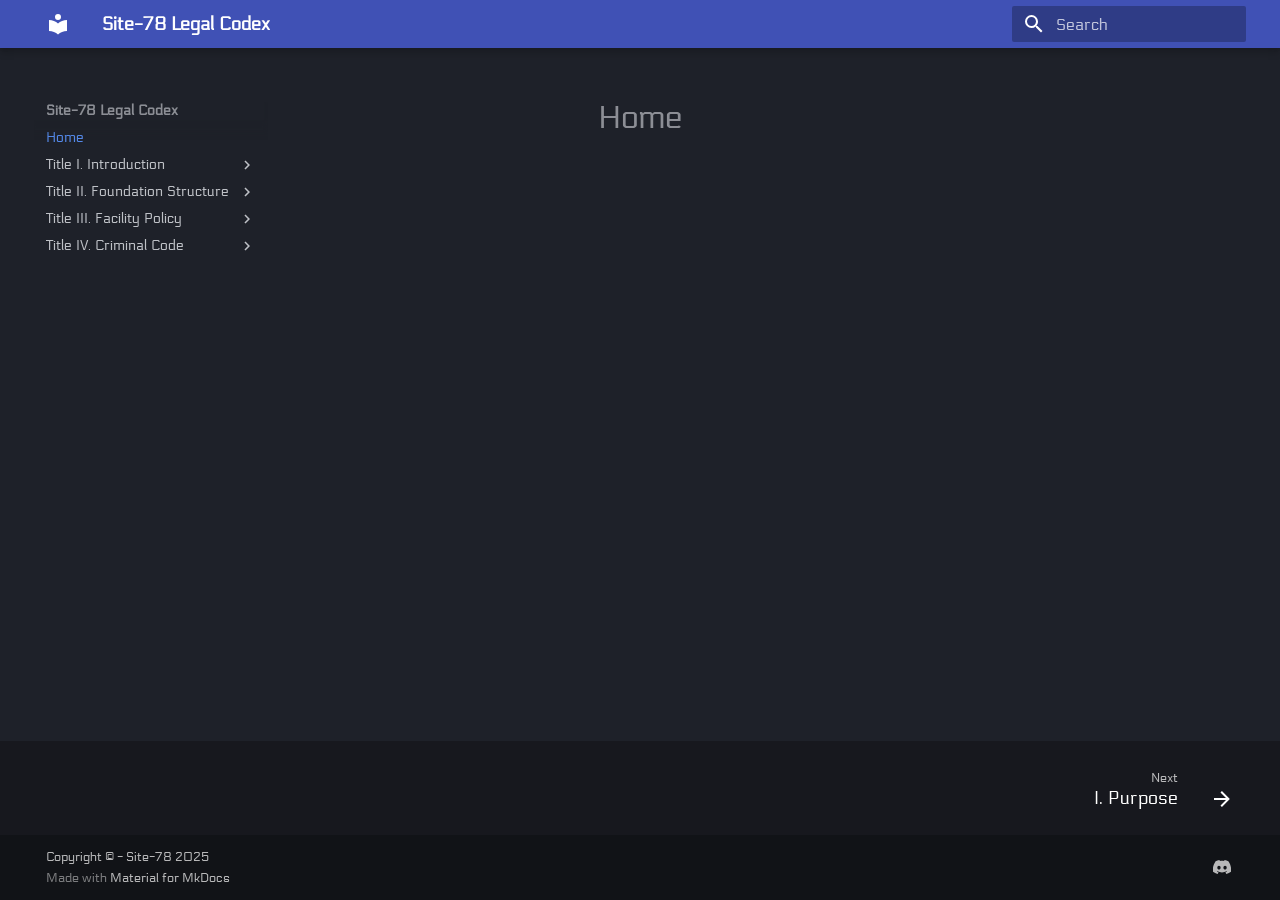
<file: index.html>
<!doctype html>
<html lang="en" class="no-js">
  <head>
    
      <meta charset="utf-8">
      <meta name="viewport" content="width=device-width,initial-scale=1">
      
      
      
        <link rel="canonical" href="https://site-78.github.io/">
      
      
      
        <link rel="next" href="Title%20I.%20Introduction/I.%20Purpose/">
      
      
      <link rel="icon" href="assets/SCPF_Logo.png">
      <meta name="generator" content="mkdocs-1.6.1, mkdocs-material-9.6.20">
    
    
      
        <title>Home - Site-78 Legal Codex</title>
      
    
    
      <link rel="stylesheet" href="assets/stylesheets/main.e53b48f4.min.css">
      
        
        <link rel="stylesheet" href="assets/stylesheets/palette.06af60db.min.css">
      
      


    
    
      
    
    
      
        
        
        <link rel="preconnect" href="https://fonts.gstatic.com" crossorigin>
        <link rel="stylesheet" href="https://fonts.googleapis.com/css?family=Electrolize:300,300i,400,400i,700,700i%7CCourier+Prime:400,400i,700,700i&display=fallback">
        <style>:root{--md-text-font:"Electrolize";--md-code-font:"Courier Prime"}</style>
      
    
    
      <link rel="stylesheet" href="assets/stylesheets/extra.css">
    
    <script>__md_scope=new URL(".",location),__md_hash=e=>[...e].reduce(((e,_)=>(e<<5)-e+_.charCodeAt(0)),0),__md_get=(e,_=localStorage,t=__md_scope)=>JSON.parse(_.getItem(t.pathname+"."+e)),__md_set=(e,_,t=localStorage,a=__md_scope)=>{try{t.setItem(a.pathname+"."+e,JSON.stringify(_))}catch(e){}}</script>
    
      

    
    
    
  </head>
  
  
    
    
    
    
    
    <body dir="ltr" data-md-color-scheme="slate" data-md-color-primary="indigo" data-md-color-accent="indigo">
  
    
    <input class="md-toggle" data-md-toggle="drawer" type="checkbox" id="__drawer" autocomplete="off">
    <input class="md-toggle" data-md-toggle="search" type="checkbox" id="__search" autocomplete="off">
    <label class="md-overlay" for="__drawer"></label>
    <div data-md-component="skip">
      
    </div>
    <div data-md-component="announce">
      
    </div>
    
    
      

  

<header class="md-header md-header--shadow" data-md-component="header">
  <nav class="md-header__inner md-grid" aria-label="Header">
    <a href="." title="Site-78 Legal Codex" class="md-header__button md-logo" aria-label="Site-78 Legal Codex" data-md-component="logo">
      
  
  <svg xmlns="http://www.w3.org/2000/svg" viewBox="0 0 24 24"><path d="M12 8a3 3 0 0 0 3-3 3 3 0 0 0-3-3 3 3 0 0 0-3 3 3 3 0 0 0 3 3m0 3.54C9.64 9.35 6.5 8 3 8v11c3.5 0 6.64 1.35 9 3.54 2.36-2.19 5.5-3.54 9-3.54V8c-3.5 0-6.64 1.35-9 3.54"/></svg>

    </a>
    <label class="md-header__button md-icon" for="__drawer">
      
      <svg xmlns="http://www.w3.org/2000/svg" viewBox="0 0 24 24"><path d="M3 6h18v2H3zm0 5h18v2H3zm0 5h18v2H3z"/></svg>
    </label>
    <div class="md-header__title" data-md-component="header-title">
      <div class="md-header__ellipsis">
        <div class="md-header__topic">
          <span class="md-ellipsis">
            Site-78 Legal Codex
          </span>
        </div>
        <div class="md-header__topic" data-md-component="header-topic">
          <span class="md-ellipsis">
            
              Home
            
          </span>
        </div>
      </div>
    </div>
    
      
    
    
    
    
      
      
        <label class="md-header__button md-icon" for="__search">
          
          <svg xmlns="http://www.w3.org/2000/svg" viewBox="0 0 24 24"><path d="M9.5 3A6.5 6.5 0 0 1 16 9.5c0 1.61-.59 3.09-1.56 4.23l.27.27h.79l5 5-1.5 1.5-5-5v-.79l-.27-.27A6.52 6.52 0 0 1 9.5 16 6.5 6.5 0 0 1 3 9.5 6.5 6.5 0 0 1 9.5 3m0 2C7 5 5 7 5 9.5S7 14 9.5 14 14 12 14 9.5 12 5 9.5 5"/></svg>
        </label>
        <div class="md-search" data-md-component="search" role="dialog">
  <label class="md-search__overlay" for="__search"></label>
  <div class="md-search__inner" role="search">
    <form class="md-search__form" name="search">
      <input type="text" class="md-search__input" name="query" aria-label="Search" placeholder="Search" autocapitalize="off" autocorrect="off" autocomplete="off" spellcheck="false" data-md-component="search-query" required>
      <label class="md-search__icon md-icon" for="__search">
        
        <svg xmlns="http://www.w3.org/2000/svg" viewBox="0 0 24 24"><path d="M9.5 3A6.5 6.5 0 0 1 16 9.5c0 1.61-.59 3.09-1.56 4.23l.27.27h.79l5 5-1.5 1.5-5-5v-.79l-.27-.27A6.52 6.52 0 0 1 9.5 16 6.5 6.5 0 0 1 3 9.5 6.5 6.5 0 0 1 9.5 3m0 2C7 5 5 7 5 9.5S7 14 9.5 14 14 12 14 9.5 12 5 9.5 5"/></svg>
        
        <svg xmlns="http://www.w3.org/2000/svg" viewBox="0 0 24 24"><path d="M20 11v2H8l5.5 5.5-1.42 1.42L4.16 12l7.92-7.92L13.5 5.5 8 11z"/></svg>
      </label>
      <nav class="md-search__options" aria-label="Search">
        
        <button type="reset" class="md-search__icon md-icon" title="Clear" aria-label="Clear" tabindex="-1">
          
          <svg xmlns="http://www.w3.org/2000/svg" viewBox="0 0 24 24"><path d="M19 6.41 17.59 5 12 10.59 6.41 5 5 6.41 10.59 12 5 17.59 6.41 19 12 13.41 17.59 19 19 17.59 13.41 12z"/></svg>
        </button>
      </nav>
      
    </form>
    <div class="md-search__output">
      <div class="md-search__scrollwrap" tabindex="0" data-md-scrollfix>
        <div class="md-search-result" data-md-component="search-result">
          <div class="md-search-result__meta">
            Initializing search
          </div>
          <ol class="md-search-result__list" role="presentation"></ol>
        </div>
      </div>
    </div>
  </div>
</div>
      
    
    
  </nav>
  
</header>
    
    <div class="md-container" data-md-component="container">
      
      
        
          
        
      
      <main class="md-main" data-md-component="main">
        <div class="md-main__inner md-grid">
          
            
              
              <div class="md-sidebar md-sidebar--primary" data-md-component="sidebar" data-md-type="navigation" >
                <div class="md-sidebar__scrollwrap">
                  <div class="md-sidebar__inner">
                    



<nav class="md-nav md-nav--primary" aria-label="Navigation" data-md-level="0">
  <label class="md-nav__title" for="__drawer">
    <a href="." title="Site-78 Legal Codex" class="md-nav__button md-logo" aria-label="Site-78 Legal Codex" data-md-component="logo">
      
  
  <svg xmlns="http://www.w3.org/2000/svg" viewBox="0 0 24 24"><path d="M12 8a3 3 0 0 0 3-3 3 3 0 0 0-3-3 3 3 0 0 0-3 3 3 3 0 0 0 3 3m0 3.54C9.64 9.35 6.5 8 3 8v11c3.5 0 6.64 1.35 9 3.54 2.36-2.19 5.5-3.54 9-3.54V8c-3.5 0-6.64 1.35-9 3.54"/></svg>

    </a>
    Site-78 Legal Codex
  </label>
  
  <ul class="md-nav__list" data-md-scrollfix>
    
      
      
  
  
    
  
  
  
    <li class="md-nav__item md-nav__item--active">
      
      <input class="md-nav__toggle md-toggle" type="checkbox" id="__toc">
      
      
      
      <a href="." class="md-nav__link md-nav__link--active">
        
  
  
  <span class="md-ellipsis">
    Home
    
  </span>
  

      </a>
      
    </li>
  

    
      
      
  
  
  
  
    
    
    
    
    
    <li class="md-nav__item md-nav__item--nested">
      
        
        
        <input class="md-nav__toggle md-toggle " type="checkbox" id="__nav_2" >
        
          
          <label class="md-nav__link" for="__nav_2" id="__nav_2_label" tabindex="0">
            
  
  
  <span class="md-ellipsis">
    Title I. Introduction
    
  </span>
  

            <span class="md-nav__icon md-icon"></span>
          </label>
        
        <nav class="md-nav" data-md-level="1" aria-labelledby="__nav_2_label" aria-expanded="false">
          <label class="md-nav__title" for="__nav_2">
            <span class="md-nav__icon md-icon"></span>
            Title I. Introduction
          </label>
          <ul class="md-nav__list" data-md-scrollfix>
            
              
                
  
  
  
  
    <li class="md-nav__item">
      <a href="Title%20I.%20Introduction/I.%20Purpose/" class="md-nav__link">
        
  
  
  <span class="md-ellipsis">
    I. Purpose
    
  </span>
  

      </a>
    </li>
  

              
            
              
                
  
  
  
  
    <li class="md-nav__item">
      <a href="Title%20I.%20Introduction/II.%20Rights/" class="md-nav__link">
        
  
  
  <span class="md-ellipsis">
    II. Rights
    
  </span>
  

      </a>
    </li>
  

              
            
          </ul>
        </nav>
      
    </li>
  

    
      
      
  
  
  
  
    
    
    
    
    
    <li class="md-nav__item md-nav__item--nested">
      
        
        
        <input class="md-nav__toggle md-toggle " type="checkbox" id="__nav_3" >
        
          
          <label class="md-nav__link" for="__nav_3" id="__nav_3_label" tabindex="0">
            
  
  
  <span class="md-ellipsis">
    Title II. Foundation Structure
    
  </span>
  

            <span class="md-nav__icon md-icon"></span>
          </label>
        
        <nav class="md-nav" data-md-level="1" aria-labelledby="__nav_3_label" aria-expanded="false">
          <label class="md-nav__title" for="__nav_3">
            <span class="md-nav__icon md-icon"></span>
            Title II. Foundation Structure
          </label>
          <ul class="md-nav__list" data-md-scrollfix>
            
              
                
  
  
  
  
    <li class="md-nav__item">
      <a href="Title%20II.%20Foundation%20Structure/I.%20Departments/" class="md-nav__link">
        
  
  
  <span class="md-ellipsis">
    I. Departments
    
  </span>
  

      </a>
    </li>
  

              
            
              
                
  
  
  
  
    <li class="md-nav__item">
      <a href="Title%20II.%20Foundation%20Structure/II.%20Foundation%20Administration/" class="md-nav__link">
        
  
  
  <span class="md-ellipsis">
    II. Foundation Administration
    
  </span>
  

      </a>
    </li>
  

              
            
          </ul>
        </nav>
      
    </li>
  

    
      
      
  
  
  
  
    
    
    
    
    
    <li class="md-nav__item md-nav__item--nested">
      
        
        
        <input class="md-nav__toggle md-toggle " type="checkbox" id="__nav_4" >
        
          
          <label class="md-nav__link" for="__nav_4" id="__nav_4_label" tabindex="0">
            
  
  
  <span class="md-ellipsis">
    Title III. Facility Policy
    
  </span>
  

            <span class="md-nav__icon md-icon"></span>
          </label>
        
        <nav class="md-nav" data-md-level="1" aria-labelledby="__nav_4_label" aria-expanded="false">
          <label class="md-nav__title" for="__nav_4">
            <span class="md-nav__icon md-icon"></span>
            Title III. Facility Policy
          </label>
          <ul class="md-nav__list" data-md-scrollfix>
            
              
                
  
  
  
  
    <li class="md-nav__item">
      <a href="Title%20III.%20Facility%20Policy/I.%20Dress%20Code/" class="md-nav__link">
        
  
  
  <span class="md-ellipsis">
    I. Dress Code
    
  </span>
  

      </a>
    </li>
  

              
            
          </ul>
        </nav>
      
    </li>
  

    
      
      
  
  
  
  
    
    
    
    
    
    <li class="md-nav__item md-nav__item--nested">
      
        
        
        <input class="md-nav__toggle md-toggle " type="checkbox" id="__nav_5" >
        
          
          <label class="md-nav__link" for="__nav_5" id="__nav_5_label" tabindex="0">
            
  
  
  <span class="md-ellipsis">
    Title IV. Criminal Code
    
  </span>
  

            <span class="md-nav__icon md-icon"></span>
          </label>
        
        <nav class="md-nav" data-md-level="1" aria-labelledby="__nav_5_label" aria-expanded="false">
          <label class="md-nav__title" for="__nav_5">
            <span class="md-nav__icon md-icon"></span>
            Title IV. Criminal Code
          </label>
          <ul class="md-nav__list" data-md-scrollfix>
            
              
                
  
  
  
  
    <li class="md-nav__item">
      <a href="Title%20IV.%20Criminal%20Code/I.%20Crimes/" class="md-nav__link">
        
  
  
  <span class="md-ellipsis">
    I. Crimes
    
  </span>
  

      </a>
    </li>
  

              
            
              
                
  
  
  
  
    <li class="md-nav__item">
      <a href="Title%20IV.%20Criminal%20Code/II.%20High%20Crimes/" class="md-nav__link">
        
  
  
  <span class="md-ellipsis">
    II. High Crimes
    
  </span>
  

      </a>
    </li>
  

              
            
              
                
  
  
  
  
    <li class="md-nav__item">
      <a href="Title%20IV.%20Criminal%20Code/III.%20Enforcement%20Procedures/" class="md-nav__link">
        
  
  
  <span class="md-ellipsis">
    III. Enforcement Procedures
    
  </span>
  

      </a>
    </li>
  

              
            
              
                
  
  
  
  
    <li class="md-nav__item">
      <a href="Title%20IV.%20Criminal%20Code/IV.%20Appeals/" class="md-nav__link">
        
  
  
  <span class="md-ellipsis">
    IV. Appeals
    
  </span>
  

      </a>
    </li>
  

              
            
          </ul>
        </nav>
      
    </li>
  

    
  </ul>
</nav>
                  </div>
                </div>
              </div>
            
            
              
              <div class="md-sidebar md-sidebar--secondary" data-md-component="sidebar" data-md-type="toc" >
                <div class="md-sidebar__scrollwrap">
                  <div class="md-sidebar__inner">
                    

  

<nav class="md-nav md-nav--secondary" aria-label="On this page">
  
  
  
  
</nav>
                  </div>
                </div>
              </div>
            
          
          
            <div class="md-content" data-md-component="content">
              <article class="md-content__inner md-typeset">
                
                  



  <h1>Home</h1>









  
  






                
              </article>
            </div>
          
          
<script>var target=document.getElementById(location.hash.slice(1));target&&target.name&&(target.checked=target.name.startsWith("__tabbed_"))</script>
        </div>
        
      </main>
      
        <footer class="md-footer">
  
    
      
      <nav class="md-footer__inner md-grid" aria-label="Footer" >
        
        
          
          <a href="Title%20I.%20Introduction/I.%20Purpose/" class="md-footer__link md-footer__link--next" aria-label="Next: I. Purpose">
            <div class="md-footer__title">
              <span class="md-footer__direction">
                Next
              </span>
              <div class="md-ellipsis">
                I. Purpose
              </div>
            </div>
            <div class="md-footer__button md-icon">
              
              <svg xmlns="http://www.w3.org/2000/svg" viewBox="0 0 24 24"><path d="M4 11v2h12l-5.5 5.5 1.42 1.42L19.84 12l-7.92-7.92L10.5 5.5 16 11z"/></svg>
            </div>
          </a>
        
      </nav>
    
  
  <div class="md-footer-meta md-typeset">
    <div class="md-footer-meta__inner md-grid">
      <div class="md-copyright">
  
    <div class="md-copyright__highlight">
      Copyright &copy; - Site-78 2025
    </div>
  
  
    Made with
    <a href="https://squidfunk.github.io/mkdocs-material/" target="_blank" rel="noopener">
      Material for MkDocs
    </a>
  
</div>
      
        
<div class="md-social">
  
    
    
    
    
      
      
    
    <a href="https://discord.gg/" target="_blank" rel="noopener" title="discord.gg" class="md-social__link">
      <svg xmlns="http://www.w3.org/2000/svg" viewBox="0 0 576 512"><!--! Font Awesome Free 7.0.0 by @fontawesome - https://fontawesome.com License - https://fontawesome.com/license/free (Icons: CC BY 4.0, Fonts: SIL OFL 1.1, Code: MIT License) Copyright 2025 Fonticons, Inc.--><path d="M492.5 69.8c-.2-.3-.4-.6-.8-.7-38.1-17.5-78.4-30-119.7-37.1-.4-.1-.8 0-1.1.1s-.6.4-.8.8c-5.5 9.9-10.5 20.2-14.9 30.6-44.6-6.8-89.9-6.8-134.4 0-4.5-10.5-9.5-20.7-15.1-30.6-.2-.3-.5-.6-.8-.8s-.7-.2-1.1-.2C162.5 39 122.2 51.5 84.1 69c-.3.1-.6.4-.8.7C7.1 183.5-13.8 294.6-3.6 404.2c0 .3.1.5.2.8s.3.4.5.6c44.4 32.9 94 58 146.8 74.2.4.1.8.1 1.1 0s.7-.4.9-.7c11.3-15.4 21.4-31.8 30-48.8.1-.2.2-.5.2-.8s0-.5-.1-.8-.2-.5-.4-.6-.4-.3-.7-.4c-15.8-6.1-31.2-13.4-45.9-21.9-.3-.2-.5-.4-.7-.6s-.3-.6-.3-.9 0-.6.2-.9.3-.5.6-.7c3.1-2.3 6.2-4.7 9.1-7.1.3-.2.6-.4.9-.4s.7 0 1 .1c96.2 43.9 200.4 43.9 295.5 0 .3-.1.7-.2 1-.2s.7.2.9.4c2.9 2.4 6 4.9 9.1 7.2.2.2.4.4.6.7s.2.6.2.9-.1.6-.3.9-.4.5-.6.6c-14.7 8.6-30 15.9-45.9 21.8-.2.1-.5.2-.7.4s-.3.4-.4.7-.1.5-.1.8.1.5.2.8c8.8 17 18.8 33.3 30 48.8.2.3.6.6.9.7s.8.1 1.1 0c52.9-16.2 102.6-41.3 147.1-74.2.2-.2.4-.4.5-.6s.2-.5.2-.8c12.3-126.8-20.5-236.9-86.9-334.5zm-302 267.7c-29 0-52.8-26.6-52.8-59.2s23.4-59.2 52.8-59.2c29.7 0 53.3 26.8 52.8 59.2 0 32.7-23.4 59.2-52.8 59.2m195.4 0c-29 0-52.8-26.6-52.8-59.2s23.4-59.2 52.8-59.2c29.7 0 53.3 26.8 52.8 59.2 0 32.7-23.2 59.2-52.8 59.2"/></svg>
    </a>
  
</div>
      
    </div>
  </div>
</footer>
      
    </div>
    <div class="md-dialog" data-md-component="dialog">
      <div class="md-dialog__inner md-typeset"></div>
    </div>
    
    
    
      
      <script id="__config" type="application/json">{"base": ".", "features": ["navigation.footer", "navigation.tracking", "toc.follow"], "search": "assets/javascripts/workers/search.973d3a69.min.js", "tags": null, "translations": {"clipboard.copied": "Copied to clipboard", "clipboard.copy": "Copy to clipboard", "search.result.more.one": "1 more on this page", "search.result.more.other": "# more on this page", "search.result.none": "No matching documents", "search.result.one": "1 matching document", "search.result.other": "# matching documents", "search.result.placeholder": "Type to start searching", "search.result.term.missing": "Missing", "select.version": "Select version"}, "version": null}</script>
    
    
      <script src="assets/javascripts/bundle.f55a23d4.min.js"></script>
      
    
  </body>
</html>
</file>
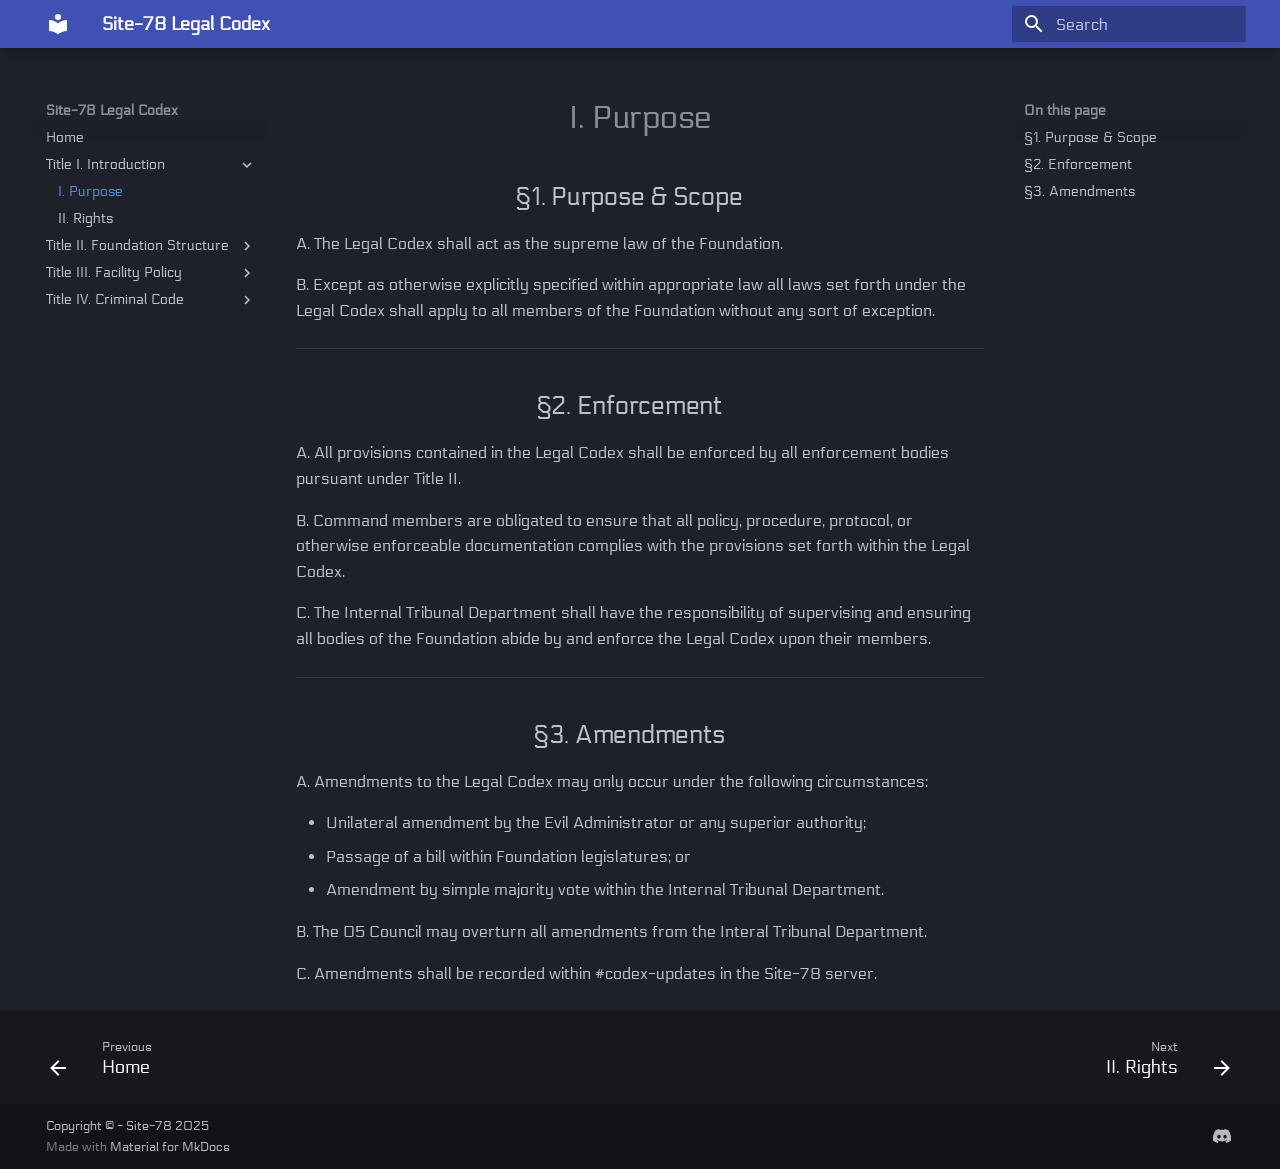
<file: Title I. Introduction/I. Purpose/index.html>
<!doctype html>
<html lang="en" class="no-js">
  <head>
    
      <meta charset="utf-8">
      <meta name="viewport" content="width=device-width,initial-scale=1">
      
      
      
        <link rel="canonical" href="https://site-78.github.io/Title%20I.%20Introduction/I.%20Purpose/">
      
      
        <link rel="prev" href="../..">
      
      
        <link rel="next" href="../II.%20Rights/">
      
      
      <link rel="icon" href="../../assets/SCPF_Logo.png">
      <meta name="generator" content="mkdocs-1.6.1, mkdocs-material-9.6.20">
    
    
      
        <title>I. Purpose - Site-78 Legal Codex</title>
      
    
    
      <link rel="stylesheet" href="../../assets/stylesheets/main.e53b48f4.min.css">
      
        
        <link rel="stylesheet" href="../../assets/stylesheets/palette.06af60db.min.css">
      
      


    
    
      
    
    
      
        
        
        <link rel="preconnect" href="https://fonts.gstatic.com" crossorigin>
        <link rel="stylesheet" href="https://fonts.googleapis.com/css?family=Electrolize:300,300i,400,400i,700,700i%7CCourier+Prime:400,400i,700,700i&display=fallback">
        <style>:root{--md-text-font:"Electrolize";--md-code-font:"Courier Prime"}</style>
      
    
    
      <link rel="stylesheet" href="../../assets/stylesheets/extra.css">
    
    <script>__md_scope=new URL("../..",location),__md_hash=e=>[...e].reduce(((e,_)=>(e<<5)-e+_.charCodeAt(0)),0),__md_get=(e,_=localStorage,t=__md_scope)=>JSON.parse(_.getItem(t.pathname+"."+e)),__md_set=(e,_,t=localStorage,a=__md_scope)=>{try{t.setItem(a.pathname+"."+e,JSON.stringify(_))}catch(e){}}</script>
    
      

    
    
    
  </head>
  
  
    
    
    
    
    
    <body dir="ltr" data-md-color-scheme="slate" data-md-color-primary="indigo" data-md-color-accent="indigo">
  
    
    <input class="md-toggle" data-md-toggle="drawer" type="checkbox" id="__drawer" autocomplete="off">
    <input class="md-toggle" data-md-toggle="search" type="checkbox" id="__search" autocomplete="off">
    <label class="md-overlay" for="__drawer"></label>
    <div data-md-component="skip">
      
        
        <a href="#1-purpose-scope" class="md-skip">
          Skip to content
        </a>
      
    </div>
    <div data-md-component="announce">
      
    </div>
    
    
      

  

<header class="md-header md-header--shadow" data-md-component="header">
  <nav class="md-header__inner md-grid" aria-label="Header">
    <a href="../.." title="Site-78 Legal Codex" class="md-header__button md-logo" aria-label="Site-78 Legal Codex" data-md-component="logo">
      
  
  <svg xmlns="http://www.w3.org/2000/svg" viewBox="0 0 24 24"><path d="M12 8a3 3 0 0 0 3-3 3 3 0 0 0-3-3 3 3 0 0 0-3 3 3 3 0 0 0 3 3m0 3.54C9.64 9.35 6.5 8 3 8v11c3.5 0 6.64 1.35 9 3.54 2.36-2.19 5.5-3.54 9-3.54V8c-3.5 0-6.64 1.35-9 3.54"/></svg>

    </a>
    <label class="md-header__button md-icon" for="__drawer">
      
      <svg xmlns="http://www.w3.org/2000/svg" viewBox="0 0 24 24"><path d="M3 6h18v2H3zm0 5h18v2H3zm0 5h18v2H3z"/></svg>
    </label>
    <div class="md-header__title" data-md-component="header-title">
      <div class="md-header__ellipsis">
        <div class="md-header__topic">
          <span class="md-ellipsis">
            Site-78 Legal Codex
          </span>
        </div>
        <div class="md-header__topic" data-md-component="header-topic">
          <span class="md-ellipsis">
            
              I. Purpose
            
          </span>
        </div>
      </div>
    </div>
    
      
    
    
    
    
      
      
        <label class="md-header__button md-icon" for="__search">
          
          <svg xmlns="http://www.w3.org/2000/svg" viewBox="0 0 24 24"><path d="M9.5 3A6.5 6.5 0 0 1 16 9.5c0 1.61-.59 3.09-1.56 4.23l.27.27h.79l5 5-1.5 1.5-5-5v-.79l-.27-.27A6.52 6.52 0 0 1 9.5 16 6.5 6.5 0 0 1 3 9.5 6.5 6.5 0 0 1 9.5 3m0 2C7 5 5 7 5 9.5S7 14 9.5 14 14 12 14 9.5 12 5 9.5 5"/></svg>
        </label>
        <div class="md-search" data-md-component="search" role="dialog">
  <label class="md-search__overlay" for="__search"></label>
  <div class="md-search__inner" role="search">
    <form class="md-search__form" name="search">
      <input type="text" class="md-search__input" name="query" aria-label="Search" placeholder="Search" autocapitalize="off" autocorrect="off" autocomplete="off" spellcheck="false" data-md-component="search-query" required>
      <label class="md-search__icon md-icon" for="__search">
        
        <svg xmlns="http://www.w3.org/2000/svg" viewBox="0 0 24 24"><path d="M9.5 3A6.5 6.5 0 0 1 16 9.5c0 1.61-.59 3.09-1.56 4.23l.27.27h.79l5 5-1.5 1.5-5-5v-.79l-.27-.27A6.52 6.52 0 0 1 9.5 16 6.5 6.5 0 0 1 3 9.5 6.5 6.5 0 0 1 9.5 3m0 2C7 5 5 7 5 9.5S7 14 9.5 14 14 12 14 9.5 12 5 9.5 5"/></svg>
        
        <svg xmlns="http://www.w3.org/2000/svg" viewBox="0 0 24 24"><path d="M20 11v2H8l5.5 5.5-1.42 1.42L4.16 12l7.92-7.92L13.5 5.5 8 11z"/></svg>
      </label>
      <nav class="md-search__options" aria-label="Search">
        
        <button type="reset" class="md-search__icon md-icon" title="Clear" aria-label="Clear" tabindex="-1">
          
          <svg xmlns="http://www.w3.org/2000/svg" viewBox="0 0 24 24"><path d="M19 6.41 17.59 5 12 10.59 6.41 5 5 6.41 10.59 12 5 17.59 6.41 19 12 13.41 17.59 19 19 17.59 13.41 12z"/></svg>
        </button>
      </nav>
      
    </form>
    <div class="md-search__output">
      <div class="md-search__scrollwrap" tabindex="0" data-md-scrollfix>
        <div class="md-search-result" data-md-component="search-result">
          <div class="md-search-result__meta">
            Initializing search
          </div>
          <ol class="md-search-result__list" role="presentation"></ol>
        </div>
      </div>
    </div>
  </div>
</div>
      
    
    
  </nav>
  
</header>
    
    <div class="md-container" data-md-component="container">
      
      
        
          
        
      
      <main class="md-main" data-md-component="main">
        <div class="md-main__inner md-grid">
          
            
              
              <div class="md-sidebar md-sidebar--primary" data-md-component="sidebar" data-md-type="navigation" >
                <div class="md-sidebar__scrollwrap">
                  <div class="md-sidebar__inner">
                    



<nav class="md-nav md-nav--primary" aria-label="Navigation" data-md-level="0">
  <label class="md-nav__title" for="__drawer">
    <a href="../.." title="Site-78 Legal Codex" class="md-nav__button md-logo" aria-label="Site-78 Legal Codex" data-md-component="logo">
      
  
  <svg xmlns="http://www.w3.org/2000/svg" viewBox="0 0 24 24"><path d="M12 8a3 3 0 0 0 3-3 3 3 0 0 0-3-3 3 3 0 0 0-3 3 3 3 0 0 0 3 3m0 3.54C9.64 9.35 6.5 8 3 8v11c3.5 0 6.64 1.35 9 3.54 2.36-2.19 5.5-3.54 9-3.54V8c-3.5 0-6.64 1.35-9 3.54"/></svg>

    </a>
    Site-78 Legal Codex
  </label>
  
  <ul class="md-nav__list" data-md-scrollfix>
    
      
      
  
  
  
  
    <li class="md-nav__item">
      <a href="../.." class="md-nav__link">
        
  
  
  <span class="md-ellipsis">
    Home
    
  </span>
  

      </a>
    </li>
  

    
      
      
  
  
    
  
  
  
    
    
    
    
    
    <li class="md-nav__item md-nav__item--active md-nav__item--nested">
      
        
        
        <input class="md-nav__toggle md-toggle " type="checkbox" id="__nav_2" checked>
        
          
          <label class="md-nav__link" for="__nav_2" id="__nav_2_label" tabindex="0">
            
  
  
  <span class="md-ellipsis">
    Title I. Introduction
    
  </span>
  

            <span class="md-nav__icon md-icon"></span>
          </label>
        
        <nav class="md-nav" data-md-level="1" aria-labelledby="__nav_2_label" aria-expanded="true">
          <label class="md-nav__title" for="__nav_2">
            <span class="md-nav__icon md-icon"></span>
            Title I. Introduction
          </label>
          <ul class="md-nav__list" data-md-scrollfix>
            
              
                
  
  
    
  
  
  
    <li class="md-nav__item md-nav__item--active">
      
      <input class="md-nav__toggle md-toggle" type="checkbox" id="__toc">
      
      
      
        <label class="md-nav__link md-nav__link--active" for="__toc">
          
  
  
  <span class="md-ellipsis">
    I. Purpose
    
  </span>
  

          <span class="md-nav__icon md-icon"></span>
        </label>
      
      <a href="./" class="md-nav__link md-nav__link--active">
        
  
  
  <span class="md-ellipsis">
    I. Purpose
    
  </span>
  

      </a>
      
        

  

<nav class="md-nav md-nav--secondary" aria-label="On this page">
  
  
  
  
    <label class="md-nav__title" for="__toc">
      <span class="md-nav__icon md-icon"></span>
      On this page
    </label>
    <ul class="md-nav__list" data-md-component="toc" data-md-scrollfix>
      
        <li class="md-nav__item">
  <a href="#1-purpose-scope" class="md-nav__link">
    <span class="md-ellipsis">
      §1. Purpose &amp; Scope
    </span>
  </a>
  
</li>
      
        <li class="md-nav__item">
  <a href="#2-enforcement" class="md-nav__link">
    <span class="md-ellipsis">
      §2. Enforcement
    </span>
  </a>
  
</li>
      
        <li class="md-nav__item">
  <a href="#3-amendments" class="md-nav__link">
    <span class="md-ellipsis">
      §3. Amendments
    </span>
  </a>
  
</li>
      
    </ul>
  
</nav>
      
    </li>
  

              
            
              
                
  
  
  
  
    <li class="md-nav__item">
      <a href="../II.%20Rights/" class="md-nav__link">
        
  
  
  <span class="md-ellipsis">
    II. Rights
    
  </span>
  

      </a>
    </li>
  

              
            
          </ul>
        </nav>
      
    </li>
  

    
      
      
  
  
  
  
    
    
    
    
    
    <li class="md-nav__item md-nav__item--nested">
      
        
        
        <input class="md-nav__toggle md-toggle " type="checkbox" id="__nav_3" >
        
          
          <label class="md-nav__link" for="__nav_3" id="__nav_3_label" tabindex="0">
            
  
  
  <span class="md-ellipsis">
    Title II. Foundation Structure
    
  </span>
  

            <span class="md-nav__icon md-icon"></span>
          </label>
        
        <nav class="md-nav" data-md-level="1" aria-labelledby="__nav_3_label" aria-expanded="false">
          <label class="md-nav__title" for="__nav_3">
            <span class="md-nav__icon md-icon"></span>
            Title II. Foundation Structure
          </label>
          <ul class="md-nav__list" data-md-scrollfix>
            
              
                
  
  
  
  
    <li class="md-nav__item">
      <a href="../../Title%20II.%20Foundation%20Structure/I.%20Departments/" class="md-nav__link">
        
  
  
  <span class="md-ellipsis">
    I. Departments
    
  </span>
  

      </a>
    </li>
  

              
            
              
                
  
  
  
  
    <li class="md-nav__item">
      <a href="../../Title%20II.%20Foundation%20Structure/II.%20Foundation%20Administration/" class="md-nav__link">
        
  
  
  <span class="md-ellipsis">
    II. Foundation Administration
    
  </span>
  

      </a>
    </li>
  

              
            
          </ul>
        </nav>
      
    </li>
  

    
      
      
  
  
  
  
    
    
    
    
    
    <li class="md-nav__item md-nav__item--nested">
      
        
        
        <input class="md-nav__toggle md-toggle " type="checkbox" id="__nav_4" >
        
          
          <label class="md-nav__link" for="__nav_4" id="__nav_4_label" tabindex="0">
            
  
  
  <span class="md-ellipsis">
    Title III. Facility Policy
    
  </span>
  

            <span class="md-nav__icon md-icon"></span>
          </label>
        
        <nav class="md-nav" data-md-level="1" aria-labelledby="__nav_4_label" aria-expanded="false">
          <label class="md-nav__title" for="__nav_4">
            <span class="md-nav__icon md-icon"></span>
            Title III. Facility Policy
          </label>
          <ul class="md-nav__list" data-md-scrollfix>
            
              
                
  
  
  
  
    <li class="md-nav__item">
      <a href="../../Title%20III.%20Facility%20Policy/I.%20Dress%20Code/" class="md-nav__link">
        
  
  
  <span class="md-ellipsis">
    I. Dress Code
    
  </span>
  

      </a>
    </li>
  

              
            
          </ul>
        </nav>
      
    </li>
  

    
      
      
  
  
  
  
    
    
    
    
    
    <li class="md-nav__item md-nav__item--nested">
      
        
        
        <input class="md-nav__toggle md-toggle " type="checkbox" id="__nav_5" >
        
          
          <label class="md-nav__link" for="__nav_5" id="__nav_5_label" tabindex="0">
            
  
  
  <span class="md-ellipsis">
    Title IV. Criminal Code
    
  </span>
  

            <span class="md-nav__icon md-icon"></span>
          </label>
        
        <nav class="md-nav" data-md-level="1" aria-labelledby="__nav_5_label" aria-expanded="false">
          <label class="md-nav__title" for="__nav_5">
            <span class="md-nav__icon md-icon"></span>
            Title IV. Criminal Code
          </label>
          <ul class="md-nav__list" data-md-scrollfix>
            
              
                
  
  
  
  
    <li class="md-nav__item">
      <a href="../../Title%20IV.%20Criminal%20Code/I.%20Crimes/" class="md-nav__link">
        
  
  
  <span class="md-ellipsis">
    I. Crimes
    
  </span>
  

      </a>
    </li>
  

              
            
              
                
  
  
  
  
    <li class="md-nav__item">
      <a href="../../Title%20IV.%20Criminal%20Code/II.%20High%20Crimes/" class="md-nav__link">
        
  
  
  <span class="md-ellipsis">
    II. High Crimes
    
  </span>
  

      </a>
    </li>
  

              
            
              
                
  
  
  
  
    <li class="md-nav__item">
      <a href="../../Title%20IV.%20Criminal%20Code/III.%20Enforcement%20Procedures/" class="md-nav__link">
        
  
  
  <span class="md-ellipsis">
    III. Enforcement Procedures
    
  </span>
  

      </a>
    </li>
  

              
            
              
                
  
  
  
  
    <li class="md-nav__item">
      <a href="../../Title%20IV.%20Criminal%20Code/IV.%20Appeals/" class="md-nav__link">
        
  
  
  <span class="md-ellipsis">
    IV. Appeals
    
  </span>
  

      </a>
    </li>
  

              
            
          </ul>
        </nav>
      
    </li>
  

    
  </ul>
</nav>
                  </div>
                </div>
              </div>
            
            
              
              <div class="md-sidebar md-sidebar--secondary" data-md-component="sidebar" data-md-type="toc" >
                <div class="md-sidebar__scrollwrap">
                  <div class="md-sidebar__inner">
                    

  

<nav class="md-nav md-nav--secondary" aria-label="On this page">
  
  
  
  
    <label class="md-nav__title" for="__toc">
      <span class="md-nav__icon md-icon"></span>
      On this page
    </label>
    <ul class="md-nav__list" data-md-component="toc" data-md-scrollfix>
      
        <li class="md-nav__item">
  <a href="#1-purpose-scope" class="md-nav__link">
    <span class="md-ellipsis">
      §1. Purpose &amp; Scope
    </span>
  </a>
  
</li>
      
        <li class="md-nav__item">
  <a href="#2-enforcement" class="md-nav__link">
    <span class="md-ellipsis">
      §2. Enforcement
    </span>
  </a>
  
</li>
      
        <li class="md-nav__item">
  <a href="#3-amendments" class="md-nav__link">
    <span class="md-ellipsis">
      §3. Amendments
    </span>
  </a>
  
</li>
      
    </ul>
  
</nav>
                  </div>
                </div>
              </div>
            
          
          
            <div class="md-content" data-md-component="content">
              <article class="md-content__inner md-typeset">
                
                  



  <h1>I. Purpose</h1>

<h2 id="1-purpose-scope">§1. Purpose &amp; Scope<a class="headerlink" href="#1-purpose-scope" title="Permanent link">&para;</a></h2>
<p>A. The Legal Codex shall act as the supreme law of the Foundation.</p>
<p>B. Except as otherwise explicitly specified within appropriate law all laws set forth under the Legal Codex shall apply to all members of the Foundation without any sort of exception.</p>
<hr />
<h2 id="2-enforcement">§2. Enforcement<a class="headerlink" href="#2-enforcement" title="Permanent link">&para;</a></h2>
<p>A. All provisions contained in the Legal Codex shall be enforced by all enforcement bodies pursuant under Title II.</p>
<p>B. Command members are obligated to ensure that all policy, procedure, protocol, or otherwise enforceable documentation complies with the provisions set forth within the Legal Codex.</p>
<p>C. The Internal Tribunal Department shall have the responsibility of supervising and ensuring all bodies of the Foundation abide by and enforce the Legal Codex upon their members.</p>
<hr />
<h2 id="3-amendments">§3. Amendments<a class="headerlink" href="#3-amendments" title="Permanent link">&para;</a></h2>
<p>A. Amendments to the Legal Codex may only occur under the following circumstances:</p>
<ul>
<li>Unilateral amendment by the Evil Administrator or any superior authority;</li>
<li>Passage of a bill within Foundation legislatures; or</li>
<li>Amendment by simple majority vote within the Internal Tribunal Department.</li>
</ul>
<p>B. The O5 Council may overturn all amendments from the Interal Tribunal Department.</p>
<p>C. Amendments shall be recorded within #codex-updates in the Site-78 server.</p>







  
  






                
              </article>
            </div>
          
          
<script>var target=document.getElementById(location.hash.slice(1));target&&target.name&&(target.checked=target.name.startsWith("__tabbed_"))</script>
        </div>
        
      </main>
      
        <footer class="md-footer">
  
    
      
      <nav class="md-footer__inner md-grid" aria-label="Footer" >
        
          
          <a href="../.." class="md-footer__link md-footer__link--prev" aria-label="Previous: Home">
            <div class="md-footer__button md-icon">
              
              <svg xmlns="http://www.w3.org/2000/svg" viewBox="0 0 24 24"><path d="M20 11v2H8l5.5 5.5-1.42 1.42L4.16 12l7.92-7.92L13.5 5.5 8 11z"/></svg>
            </div>
            <div class="md-footer__title">
              <span class="md-footer__direction">
                Previous
              </span>
              <div class="md-ellipsis">
                Home
              </div>
            </div>
          </a>
        
        
          
          <a href="../II.%20Rights/" class="md-footer__link md-footer__link--next" aria-label="Next: II. Rights">
            <div class="md-footer__title">
              <span class="md-footer__direction">
                Next
              </span>
              <div class="md-ellipsis">
                II. Rights
              </div>
            </div>
            <div class="md-footer__button md-icon">
              
              <svg xmlns="http://www.w3.org/2000/svg" viewBox="0 0 24 24"><path d="M4 11v2h12l-5.5 5.5 1.42 1.42L19.84 12l-7.92-7.92L10.5 5.5 16 11z"/></svg>
            </div>
          </a>
        
      </nav>
    
  
  <div class="md-footer-meta md-typeset">
    <div class="md-footer-meta__inner md-grid">
      <div class="md-copyright">
  
    <div class="md-copyright__highlight">
      Copyright &copy; - Site-78 2025
    </div>
  
  
    Made with
    <a href="https://squidfunk.github.io/mkdocs-material/" target="_blank" rel="noopener">
      Material for MkDocs
    </a>
  
</div>
      
        
<div class="md-social">
  
    
    
    
    
      
      
    
    <a href="https://discord.gg/" target="_blank" rel="noopener" title="discord.gg" class="md-social__link">
      <svg xmlns="http://www.w3.org/2000/svg" viewBox="0 0 576 512"><!--! Font Awesome Free 7.0.0 by @fontawesome - https://fontawesome.com License - https://fontawesome.com/license/free (Icons: CC BY 4.0, Fonts: SIL OFL 1.1, Code: MIT License) Copyright 2025 Fonticons, Inc.--><path d="M492.5 69.8c-.2-.3-.4-.6-.8-.7-38.1-17.5-78.4-30-119.7-37.1-.4-.1-.8 0-1.1.1s-.6.4-.8.8c-5.5 9.9-10.5 20.2-14.9 30.6-44.6-6.8-89.9-6.8-134.4 0-4.5-10.5-9.5-20.7-15.1-30.6-.2-.3-.5-.6-.8-.8s-.7-.2-1.1-.2C162.5 39 122.2 51.5 84.1 69c-.3.1-.6.4-.8.7C7.1 183.5-13.8 294.6-3.6 404.2c0 .3.1.5.2.8s.3.4.5.6c44.4 32.9 94 58 146.8 74.2.4.1.8.1 1.1 0s.7-.4.9-.7c11.3-15.4 21.4-31.8 30-48.8.1-.2.2-.5.2-.8s0-.5-.1-.8-.2-.5-.4-.6-.4-.3-.7-.4c-15.8-6.1-31.2-13.4-45.9-21.9-.3-.2-.5-.4-.7-.6s-.3-.6-.3-.9 0-.6.2-.9.3-.5.6-.7c3.1-2.3 6.2-4.7 9.1-7.1.3-.2.6-.4.9-.4s.7 0 1 .1c96.2 43.9 200.4 43.9 295.5 0 .3-.1.7-.2 1-.2s.7.2.9.4c2.9 2.4 6 4.9 9.1 7.2.2.2.4.4.6.7s.2.6.2.9-.1.6-.3.9-.4.5-.6.6c-14.7 8.6-30 15.9-45.9 21.8-.2.1-.5.2-.7.4s-.3.4-.4.7-.1.5-.1.8.1.5.2.8c8.8 17 18.8 33.3 30 48.8.2.3.6.6.9.7s.8.1 1.1 0c52.9-16.2 102.6-41.3 147.1-74.2.2-.2.4-.4.5-.6s.2-.5.2-.8c12.3-126.8-20.5-236.9-86.9-334.5zm-302 267.7c-29 0-52.8-26.6-52.8-59.2s23.4-59.2 52.8-59.2c29.7 0 53.3 26.8 52.8 59.2 0 32.7-23.4 59.2-52.8 59.2m195.4 0c-29 0-52.8-26.6-52.8-59.2s23.4-59.2 52.8-59.2c29.7 0 53.3 26.8 52.8 59.2 0 32.7-23.2 59.2-52.8 59.2"/></svg>
    </a>
  
</div>
      
    </div>
  </div>
</footer>
      
    </div>
    <div class="md-dialog" data-md-component="dialog">
      <div class="md-dialog__inner md-typeset"></div>
    </div>
    
    
    
      
      <script id="__config" type="application/json">{"base": "../..", "features": ["navigation.footer", "navigation.tracking", "toc.follow"], "search": "../../assets/javascripts/workers/search.973d3a69.min.js", "tags": null, "translations": {"clipboard.copied": "Copied to clipboard", "clipboard.copy": "Copy to clipboard", "search.result.more.one": "1 more on this page", "search.result.more.other": "# more on this page", "search.result.none": "No matching documents", "search.result.one": "1 matching document", "search.result.other": "# matching documents", "search.result.placeholder": "Type to start searching", "search.result.term.missing": "Missing", "select.version": "Select version"}, "version": null}</script>
    
    
      <script src="../../assets/javascripts/bundle.f55a23d4.min.js"></script>
      
    
  </body>
</html>
</file>
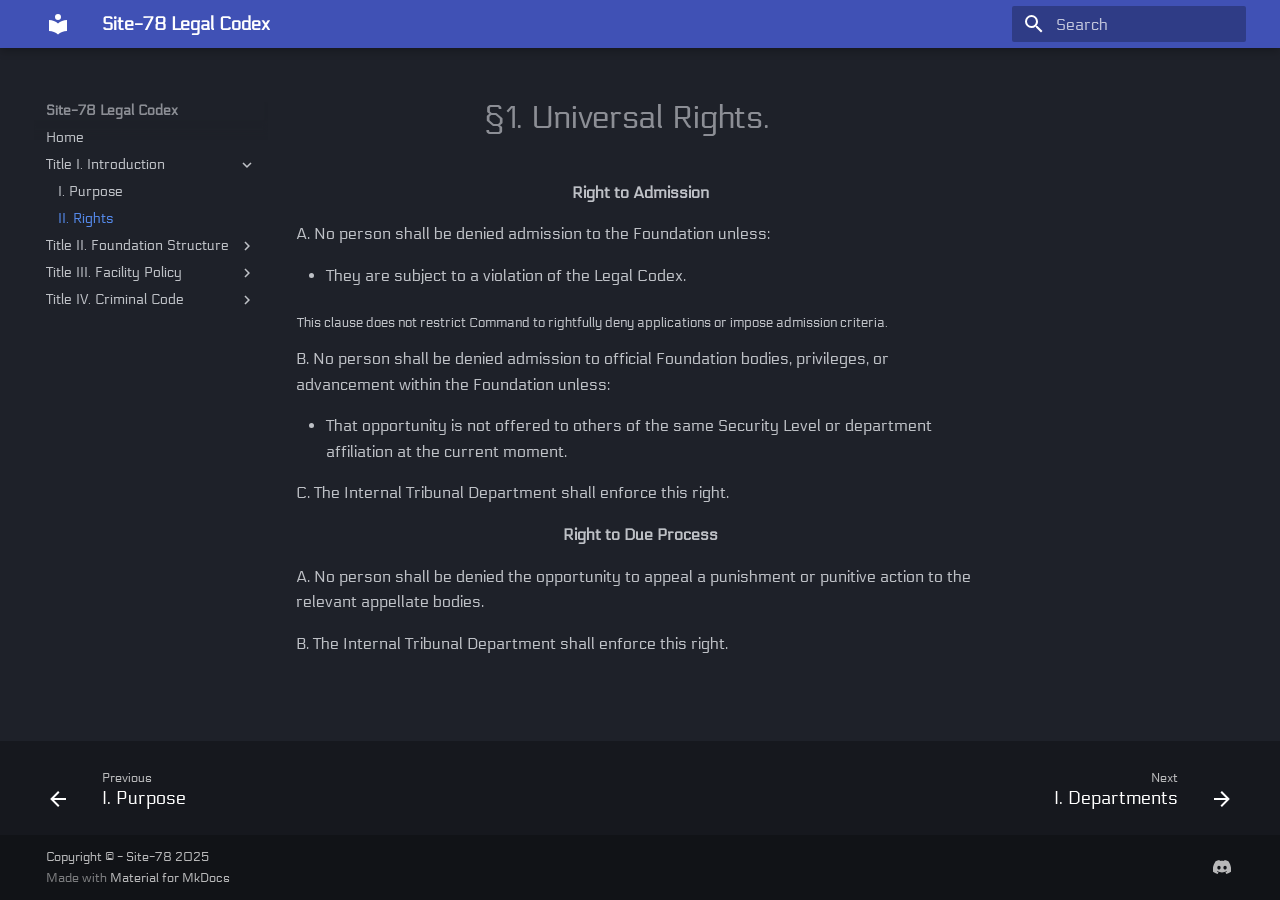
<file: Title I. Introduction/II. Rights/index.html>
<!doctype html>
<html lang="en" class="no-js">
  <head>
    
      <meta charset="utf-8">
      <meta name="viewport" content="width=device-width,initial-scale=1">
      
      
      
        <link rel="canonical" href="https://site-78.github.io/Title%20I.%20Introduction/II.%20Rights/">
      
      
        <link rel="prev" href="../I.%20Purpose/">
      
      
        <link rel="next" href="../../Title%20II.%20Foundation%20Structure/I.%20Departments/">
      
      
      <link rel="icon" href="../../assets/SCPF_Logo.png">
      <meta name="generator" content="mkdocs-1.6.1, mkdocs-material-9.6.20">
    
    
      
        <title>II. Rights - Site-78 Legal Codex</title>
      
    
    
      <link rel="stylesheet" href="../../assets/stylesheets/main.e53b48f4.min.css">
      
        
        <link rel="stylesheet" href="../../assets/stylesheets/palette.06af60db.min.css">
      
      


    
    
      
    
    
      
        
        
        <link rel="preconnect" href="https://fonts.gstatic.com" crossorigin>
        <link rel="stylesheet" href="https://fonts.googleapis.com/css?family=Electrolize:300,300i,400,400i,700,700i%7CCourier+Prime:400,400i,700,700i&display=fallback">
        <style>:root{--md-text-font:"Electrolize";--md-code-font:"Courier Prime"}</style>
      
    
    
      <link rel="stylesheet" href="../../assets/stylesheets/extra.css">
    
    <script>__md_scope=new URL("../..",location),__md_hash=e=>[...e].reduce(((e,_)=>(e<<5)-e+_.charCodeAt(0)),0),__md_get=(e,_=localStorage,t=__md_scope)=>JSON.parse(_.getItem(t.pathname+"."+e)),__md_set=(e,_,t=localStorage,a=__md_scope)=>{try{t.setItem(a.pathname+"."+e,JSON.stringify(_))}catch(e){}}</script>
    
      

    
    
    
  </head>
  
  
    
    
    
    
    
    <body dir="ltr" data-md-color-scheme="slate" data-md-color-primary="indigo" data-md-color-accent="indigo">
  
    
    <input class="md-toggle" data-md-toggle="drawer" type="checkbox" id="__drawer" autocomplete="off">
    <input class="md-toggle" data-md-toggle="search" type="checkbox" id="__search" autocomplete="off">
    <label class="md-overlay" for="__drawer"></label>
    <div data-md-component="skip">
      
        
        <a href="#1-universal-rights" class="md-skip">
          Skip to content
        </a>
      
    </div>
    <div data-md-component="announce">
      
    </div>
    
    
      

  

<header class="md-header md-header--shadow" data-md-component="header">
  <nav class="md-header__inner md-grid" aria-label="Header">
    <a href="../.." title="Site-78 Legal Codex" class="md-header__button md-logo" aria-label="Site-78 Legal Codex" data-md-component="logo">
      
  
  <svg xmlns="http://www.w3.org/2000/svg" viewBox="0 0 24 24"><path d="M12 8a3 3 0 0 0 3-3 3 3 0 0 0-3-3 3 3 0 0 0-3 3 3 3 0 0 0 3 3m0 3.54C9.64 9.35 6.5 8 3 8v11c3.5 0 6.64 1.35 9 3.54 2.36-2.19 5.5-3.54 9-3.54V8c-3.5 0-6.64 1.35-9 3.54"/></svg>

    </a>
    <label class="md-header__button md-icon" for="__drawer">
      
      <svg xmlns="http://www.w3.org/2000/svg" viewBox="0 0 24 24"><path d="M3 6h18v2H3zm0 5h18v2H3zm0 5h18v2H3z"/></svg>
    </label>
    <div class="md-header__title" data-md-component="header-title">
      <div class="md-header__ellipsis">
        <div class="md-header__topic">
          <span class="md-ellipsis">
            Site-78 Legal Codex
          </span>
        </div>
        <div class="md-header__topic" data-md-component="header-topic">
          <span class="md-ellipsis">
            
              II. Rights
            
          </span>
        </div>
      </div>
    </div>
    
      
    
    
    
    
      
      
        <label class="md-header__button md-icon" for="__search">
          
          <svg xmlns="http://www.w3.org/2000/svg" viewBox="0 0 24 24"><path d="M9.5 3A6.5 6.5 0 0 1 16 9.5c0 1.61-.59 3.09-1.56 4.23l.27.27h.79l5 5-1.5 1.5-5-5v-.79l-.27-.27A6.52 6.52 0 0 1 9.5 16 6.5 6.5 0 0 1 3 9.5 6.5 6.5 0 0 1 9.5 3m0 2C7 5 5 7 5 9.5S7 14 9.5 14 14 12 14 9.5 12 5 9.5 5"/></svg>
        </label>
        <div class="md-search" data-md-component="search" role="dialog">
  <label class="md-search__overlay" for="__search"></label>
  <div class="md-search__inner" role="search">
    <form class="md-search__form" name="search">
      <input type="text" class="md-search__input" name="query" aria-label="Search" placeholder="Search" autocapitalize="off" autocorrect="off" autocomplete="off" spellcheck="false" data-md-component="search-query" required>
      <label class="md-search__icon md-icon" for="__search">
        
        <svg xmlns="http://www.w3.org/2000/svg" viewBox="0 0 24 24"><path d="M9.5 3A6.5 6.5 0 0 1 16 9.5c0 1.61-.59 3.09-1.56 4.23l.27.27h.79l5 5-1.5 1.5-5-5v-.79l-.27-.27A6.52 6.52 0 0 1 9.5 16 6.5 6.5 0 0 1 3 9.5 6.5 6.5 0 0 1 9.5 3m0 2C7 5 5 7 5 9.5S7 14 9.5 14 14 12 14 9.5 12 5 9.5 5"/></svg>
        
        <svg xmlns="http://www.w3.org/2000/svg" viewBox="0 0 24 24"><path d="M20 11v2H8l5.5 5.5-1.42 1.42L4.16 12l7.92-7.92L13.5 5.5 8 11z"/></svg>
      </label>
      <nav class="md-search__options" aria-label="Search">
        
        <button type="reset" class="md-search__icon md-icon" title="Clear" aria-label="Clear" tabindex="-1">
          
          <svg xmlns="http://www.w3.org/2000/svg" viewBox="0 0 24 24"><path d="M19 6.41 17.59 5 12 10.59 6.41 5 5 6.41 10.59 12 5 17.59 6.41 19 12 13.41 17.59 19 19 17.59 13.41 12z"/></svg>
        </button>
      </nav>
      
    </form>
    <div class="md-search__output">
      <div class="md-search__scrollwrap" tabindex="0" data-md-scrollfix>
        <div class="md-search-result" data-md-component="search-result">
          <div class="md-search-result__meta">
            Initializing search
          </div>
          <ol class="md-search-result__list" role="presentation"></ol>
        </div>
      </div>
    </div>
  </div>
</div>
      
    
    
  </nav>
  
</header>
    
    <div class="md-container" data-md-component="container">
      
      
        
          
        
      
      <main class="md-main" data-md-component="main">
        <div class="md-main__inner md-grid">
          
            
              
              <div class="md-sidebar md-sidebar--primary" data-md-component="sidebar" data-md-type="navigation" >
                <div class="md-sidebar__scrollwrap">
                  <div class="md-sidebar__inner">
                    



<nav class="md-nav md-nav--primary" aria-label="Navigation" data-md-level="0">
  <label class="md-nav__title" for="__drawer">
    <a href="../.." title="Site-78 Legal Codex" class="md-nav__button md-logo" aria-label="Site-78 Legal Codex" data-md-component="logo">
      
  
  <svg xmlns="http://www.w3.org/2000/svg" viewBox="0 0 24 24"><path d="M12 8a3 3 0 0 0 3-3 3 3 0 0 0-3-3 3 3 0 0 0-3 3 3 3 0 0 0 3 3m0 3.54C9.64 9.35 6.5 8 3 8v11c3.5 0 6.64 1.35 9 3.54 2.36-2.19 5.5-3.54 9-3.54V8c-3.5 0-6.64 1.35-9 3.54"/></svg>

    </a>
    Site-78 Legal Codex
  </label>
  
  <ul class="md-nav__list" data-md-scrollfix>
    
      
      
  
  
  
  
    <li class="md-nav__item">
      <a href="../.." class="md-nav__link">
        
  
  
  <span class="md-ellipsis">
    Home
    
  </span>
  

      </a>
    </li>
  

    
      
      
  
  
    
  
  
  
    
    
    
    
    
    <li class="md-nav__item md-nav__item--active md-nav__item--nested">
      
        
        
        <input class="md-nav__toggle md-toggle " type="checkbox" id="__nav_2" checked>
        
          
          <label class="md-nav__link" for="__nav_2" id="__nav_2_label" tabindex="0">
            
  
  
  <span class="md-ellipsis">
    Title I. Introduction
    
  </span>
  

            <span class="md-nav__icon md-icon"></span>
          </label>
        
        <nav class="md-nav" data-md-level="1" aria-labelledby="__nav_2_label" aria-expanded="true">
          <label class="md-nav__title" for="__nav_2">
            <span class="md-nav__icon md-icon"></span>
            Title I. Introduction
          </label>
          <ul class="md-nav__list" data-md-scrollfix>
            
              
                
  
  
  
  
    <li class="md-nav__item">
      <a href="../I.%20Purpose/" class="md-nav__link">
        
  
  
  <span class="md-ellipsis">
    I. Purpose
    
  </span>
  

      </a>
    </li>
  

              
            
              
                
  
  
    
  
  
  
    <li class="md-nav__item md-nav__item--active">
      
      <input class="md-nav__toggle md-toggle" type="checkbox" id="__toc">
      
      
        
      
      
      <a href="./" class="md-nav__link md-nav__link--active">
        
  
  
  <span class="md-ellipsis">
    II. Rights
    
  </span>
  

      </a>
      
    </li>
  

              
            
          </ul>
        </nav>
      
    </li>
  

    
      
      
  
  
  
  
    
    
    
    
    
    <li class="md-nav__item md-nav__item--nested">
      
        
        
        <input class="md-nav__toggle md-toggle " type="checkbox" id="__nav_3" >
        
          
          <label class="md-nav__link" for="__nav_3" id="__nav_3_label" tabindex="0">
            
  
  
  <span class="md-ellipsis">
    Title II. Foundation Structure
    
  </span>
  

            <span class="md-nav__icon md-icon"></span>
          </label>
        
        <nav class="md-nav" data-md-level="1" aria-labelledby="__nav_3_label" aria-expanded="false">
          <label class="md-nav__title" for="__nav_3">
            <span class="md-nav__icon md-icon"></span>
            Title II. Foundation Structure
          </label>
          <ul class="md-nav__list" data-md-scrollfix>
            
              
                
  
  
  
  
    <li class="md-nav__item">
      <a href="../../Title%20II.%20Foundation%20Structure/I.%20Departments/" class="md-nav__link">
        
  
  
  <span class="md-ellipsis">
    I. Departments
    
  </span>
  

      </a>
    </li>
  

              
            
              
                
  
  
  
  
    <li class="md-nav__item">
      <a href="../../Title%20II.%20Foundation%20Structure/II.%20Foundation%20Administration/" class="md-nav__link">
        
  
  
  <span class="md-ellipsis">
    II. Foundation Administration
    
  </span>
  

      </a>
    </li>
  

              
            
          </ul>
        </nav>
      
    </li>
  

    
      
      
  
  
  
  
    
    
    
    
    
    <li class="md-nav__item md-nav__item--nested">
      
        
        
        <input class="md-nav__toggle md-toggle " type="checkbox" id="__nav_4" >
        
          
          <label class="md-nav__link" for="__nav_4" id="__nav_4_label" tabindex="0">
            
  
  
  <span class="md-ellipsis">
    Title III. Facility Policy
    
  </span>
  

            <span class="md-nav__icon md-icon"></span>
          </label>
        
        <nav class="md-nav" data-md-level="1" aria-labelledby="__nav_4_label" aria-expanded="false">
          <label class="md-nav__title" for="__nav_4">
            <span class="md-nav__icon md-icon"></span>
            Title III. Facility Policy
          </label>
          <ul class="md-nav__list" data-md-scrollfix>
            
              
                
  
  
  
  
    <li class="md-nav__item">
      <a href="../../Title%20III.%20Facility%20Policy/I.%20Dress%20Code/" class="md-nav__link">
        
  
  
  <span class="md-ellipsis">
    I. Dress Code
    
  </span>
  

      </a>
    </li>
  

              
            
          </ul>
        </nav>
      
    </li>
  

    
      
      
  
  
  
  
    
    
    
    
    
    <li class="md-nav__item md-nav__item--nested">
      
        
        
        <input class="md-nav__toggle md-toggle " type="checkbox" id="__nav_5" >
        
          
          <label class="md-nav__link" for="__nav_5" id="__nav_5_label" tabindex="0">
            
  
  
  <span class="md-ellipsis">
    Title IV. Criminal Code
    
  </span>
  

            <span class="md-nav__icon md-icon"></span>
          </label>
        
        <nav class="md-nav" data-md-level="1" aria-labelledby="__nav_5_label" aria-expanded="false">
          <label class="md-nav__title" for="__nav_5">
            <span class="md-nav__icon md-icon"></span>
            Title IV. Criminal Code
          </label>
          <ul class="md-nav__list" data-md-scrollfix>
            
              
                
  
  
  
  
    <li class="md-nav__item">
      <a href="../../Title%20IV.%20Criminal%20Code/I.%20Crimes/" class="md-nav__link">
        
  
  
  <span class="md-ellipsis">
    I. Crimes
    
  </span>
  

      </a>
    </li>
  

              
            
              
                
  
  
  
  
    <li class="md-nav__item">
      <a href="../../Title%20IV.%20Criminal%20Code/II.%20High%20Crimes/" class="md-nav__link">
        
  
  
  <span class="md-ellipsis">
    II. High Crimes
    
  </span>
  

      </a>
    </li>
  

              
            
              
                
  
  
  
  
    <li class="md-nav__item">
      <a href="../../Title%20IV.%20Criminal%20Code/III.%20Enforcement%20Procedures/" class="md-nav__link">
        
  
  
  <span class="md-ellipsis">
    III. Enforcement Procedures
    
  </span>
  

      </a>
    </li>
  

              
            
              
                
  
  
  
  
    <li class="md-nav__item">
      <a href="../../Title%20IV.%20Criminal%20Code/IV.%20Appeals/" class="md-nav__link">
        
  
  
  <span class="md-ellipsis">
    IV. Appeals
    
  </span>
  

      </a>
    </li>
  

              
            
          </ul>
        </nav>
      
    </li>
  

    
  </ul>
</nav>
                  </div>
                </div>
              </div>
            
            
              
              <div class="md-sidebar md-sidebar--secondary" data-md-component="sidebar" data-md-type="toc" >
                <div class="md-sidebar__scrollwrap">
                  <div class="md-sidebar__inner">
                    

  

<nav class="md-nav md-nav--secondary" aria-label="On this page">
  
  
  
    
  
  
</nav>
                  </div>
                </div>
              </div>
            
          
          
            <div class="md-content" data-md-component="content">
              <article class="md-content__inner md-typeset">
                
                  



<h1 id="1-universal-rights">§1. Universal Rights.<a class="headerlink" href="#1-universal-rights" title="Permanent link">&para;</a></h1>
<p class="center"><strong>Right to Admission</strong></p>
<p>A. No person shall be denied admission to the Foundation unless:</p>
<ul>
<li>They are subject to a violation of the Legal Codex.</li>
</ul>
<p><sub>This clause does not restrict Command to rightfully deny applications or impose admission criteria.</sub></p>
<p>B. No person shall be denied admission to official Foundation bodies, privileges, or advancement within the Foundation unless:</p>
<ul>
<li>That opportunity is not offered to others of the same Security Level or department affiliation at the current moment.</li>
</ul>
<p>C. The Internal Tribunal Department shall enforce this right. </p>
<p class="center"><strong>Right to Due Process</strong></p>
<p>A. No person shall be denied the opportunity to appeal a punishment or punitive action to the relevant appellate bodies.</p>
<p>B. The Internal Tribunal Department shall enforce this right.</p>







  
  






                
              </article>
            </div>
          
          
<script>var target=document.getElementById(location.hash.slice(1));target&&target.name&&(target.checked=target.name.startsWith("__tabbed_"))</script>
        </div>
        
      </main>
      
        <footer class="md-footer">
  
    
      
      <nav class="md-footer__inner md-grid" aria-label="Footer" >
        
          
          <a href="../I.%20Purpose/" class="md-footer__link md-footer__link--prev" aria-label="Previous: I. Purpose">
            <div class="md-footer__button md-icon">
              
              <svg xmlns="http://www.w3.org/2000/svg" viewBox="0 0 24 24"><path d="M20 11v2H8l5.5 5.5-1.42 1.42L4.16 12l7.92-7.92L13.5 5.5 8 11z"/></svg>
            </div>
            <div class="md-footer__title">
              <span class="md-footer__direction">
                Previous
              </span>
              <div class="md-ellipsis">
                I. Purpose
              </div>
            </div>
          </a>
        
        
          
          <a href="../../Title%20II.%20Foundation%20Structure/I.%20Departments/" class="md-footer__link md-footer__link--next" aria-label="Next: I. Departments">
            <div class="md-footer__title">
              <span class="md-footer__direction">
                Next
              </span>
              <div class="md-ellipsis">
                I. Departments
              </div>
            </div>
            <div class="md-footer__button md-icon">
              
              <svg xmlns="http://www.w3.org/2000/svg" viewBox="0 0 24 24"><path d="M4 11v2h12l-5.5 5.5 1.42 1.42L19.84 12l-7.92-7.92L10.5 5.5 16 11z"/></svg>
            </div>
          </a>
        
      </nav>
    
  
  <div class="md-footer-meta md-typeset">
    <div class="md-footer-meta__inner md-grid">
      <div class="md-copyright">
  
    <div class="md-copyright__highlight">
      Copyright &copy; - Site-78 2025
    </div>
  
  
    Made with
    <a href="https://squidfunk.github.io/mkdocs-material/" target="_blank" rel="noopener">
      Material for MkDocs
    </a>
  
</div>
      
        
<div class="md-social">
  
    
    
    
    
      
      
    
    <a href="https://discord.gg/" target="_blank" rel="noopener" title="discord.gg" class="md-social__link">
      <svg xmlns="http://www.w3.org/2000/svg" viewBox="0 0 576 512"><!--! Font Awesome Free 7.0.0 by @fontawesome - https://fontawesome.com License - https://fontawesome.com/license/free (Icons: CC BY 4.0, Fonts: SIL OFL 1.1, Code: MIT License) Copyright 2025 Fonticons, Inc.--><path d="M492.5 69.8c-.2-.3-.4-.6-.8-.7-38.1-17.5-78.4-30-119.7-37.1-.4-.1-.8 0-1.1.1s-.6.4-.8.8c-5.5 9.9-10.5 20.2-14.9 30.6-44.6-6.8-89.9-6.8-134.4 0-4.5-10.5-9.5-20.7-15.1-30.6-.2-.3-.5-.6-.8-.8s-.7-.2-1.1-.2C162.5 39 122.2 51.5 84.1 69c-.3.1-.6.4-.8.7C7.1 183.5-13.8 294.6-3.6 404.2c0 .3.1.5.2.8s.3.4.5.6c44.4 32.9 94 58 146.8 74.2.4.1.8.1 1.1 0s.7-.4.9-.7c11.3-15.4 21.4-31.8 30-48.8.1-.2.2-.5.2-.8s0-.5-.1-.8-.2-.5-.4-.6-.4-.3-.7-.4c-15.8-6.1-31.2-13.4-45.9-21.9-.3-.2-.5-.4-.7-.6s-.3-.6-.3-.9 0-.6.2-.9.3-.5.6-.7c3.1-2.3 6.2-4.7 9.1-7.1.3-.2.6-.4.9-.4s.7 0 1 .1c96.2 43.9 200.4 43.9 295.5 0 .3-.1.7-.2 1-.2s.7.2.9.4c2.9 2.4 6 4.9 9.1 7.2.2.2.4.4.6.7s.2.6.2.9-.1.6-.3.9-.4.5-.6.6c-14.7 8.6-30 15.9-45.9 21.8-.2.1-.5.2-.7.4s-.3.4-.4.7-.1.5-.1.8.1.5.2.8c8.8 17 18.8 33.3 30 48.8.2.3.6.6.9.7s.8.1 1.1 0c52.9-16.2 102.6-41.3 147.1-74.2.2-.2.4-.4.5-.6s.2-.5.2-.8c12.3-126.8-20.5-236.9-86.9-334.5zm-302 267.7c-29 0-52.8-26.6-52.8-59.2s23.4-59.2 52.8-59.2c29.7 0 53.3 26.8 52.8 59.2 0 32.7-23.4 59.2-52.8 59.2m195.4 0c-29 0-52.8-26.6-52.8-59.2s23.4-59.2 52.8-59.2c29.7 0 53.3 26.8 52.8 59.2 0 32.7-23.2 59.2-52.8 59.2"/></svg>
    </a>
  
</div>
      
    </div>
  </div>
</footer>
      
    </div>
    <div class="md-dialog" data-md-component="dialog">
      <div class="md-dialog__inner md-typeset"></div>
    </div>
    
    
    
      
      <script id="__config" type="application/json">{"base": "../..", "features": ["navigation.footer", "navigation.tracking", "toc.follow"], "search": "../../assets/javascripts/workers/search.973d3a69.min.js", "tags": null, "translations": {"clipboard.copied": "Copied to clipboard", "clipboard.copy": "Copy to clipboard", "search.result.more.one": "1 more on this page", "search.result.more.other": "# more on this page", "search.result.none": "No matching documents", "search.result.one": "1 matching document", "search.result.other": "# matching documents", "search.result.placeholder": "Type to start searching", "search.result.term.missing": "Missing", "select.version": "Select version"}, "version": null}</script>
    
    
      <script src="../../assets/javascripts/bundle.f55a23d4.min.js"></script>
      
    
  </body>
</html>
</file>
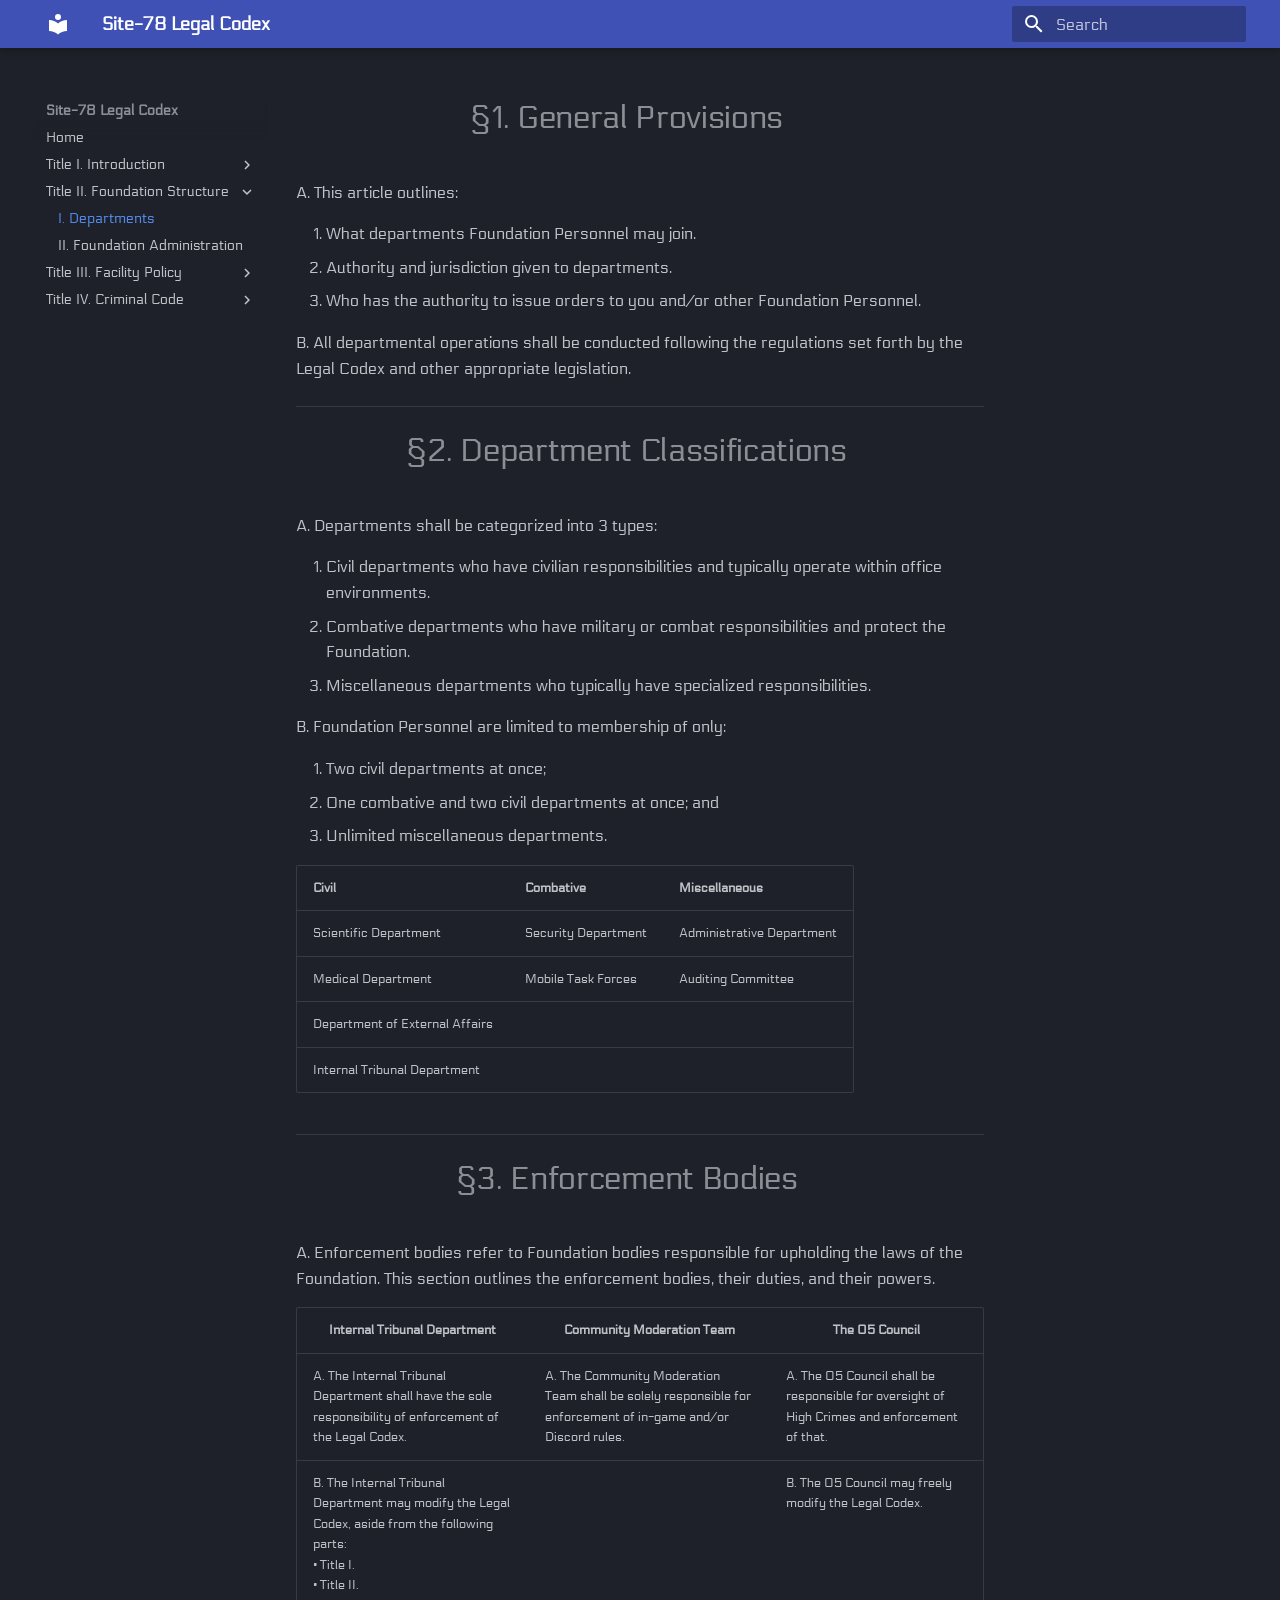
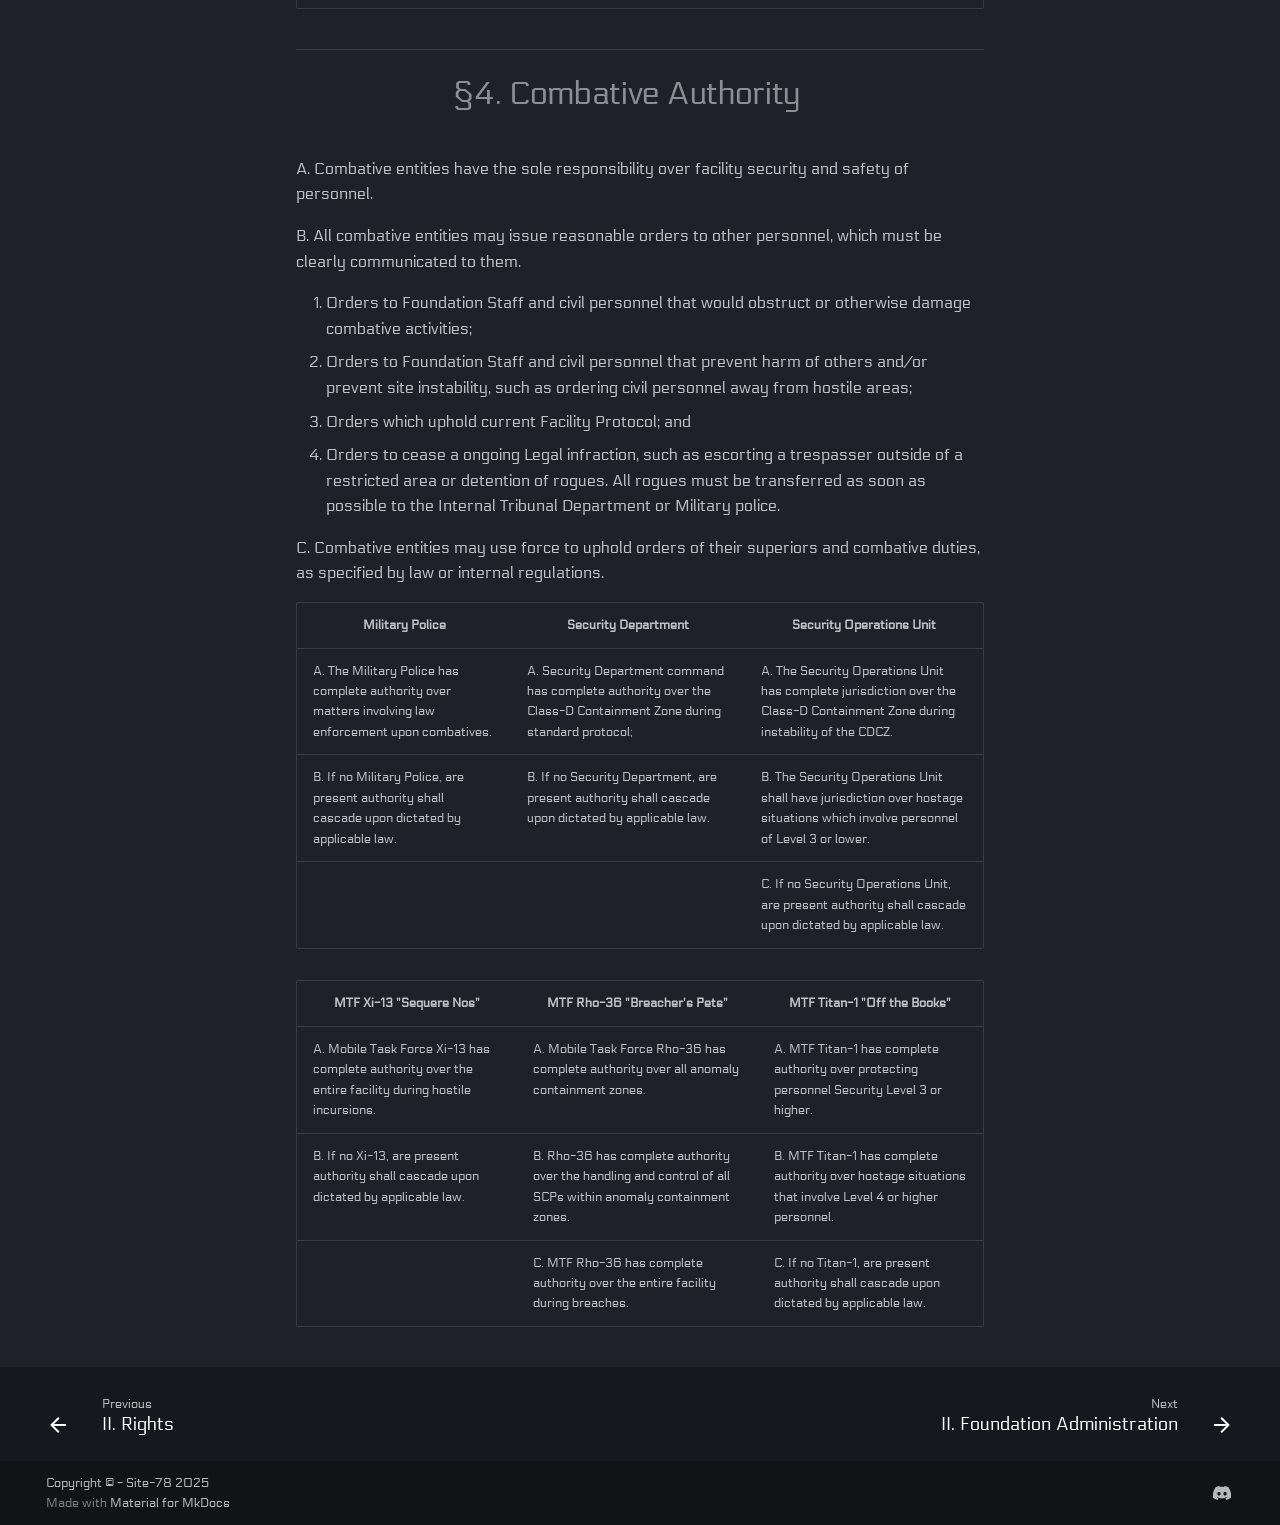
<file: Title II. Foundation Structure/I. Departments/index.html>
<!doctype html>
<html lang="en" class="no-js">
  <head>
    
      <meta charset="utf-8">
      <meta name="viewport" content="width=device-width,initial-scale=1">
      
      
      
        <link rel="canonical" href="https://site-78.github.io/Title%20II.%20Foundation%20Structure/I.%20Departments/">
      
      
        <link rel="prev" href="../../Title%20I.%20Introduction/II.%20Rights/">
      
      
        <link rel="next" href="../II.%20Foundation%20Administration/">
      
      
      <link rel="icon" href="../../assets/SCPF_Logo.png">
      <meta name="generator" content="mkdocs-1.6.1, mkdocs-material-9.6.20">
    
    
      
        <title>I. Departments - Site-78 Legal Codex</title>
      
    
    
      <link rel="stylesheet" href="../../assets/stylesheets/main.e53b48f4.min.css">
      
        
        <link rel="stylesheet" href="../../assets/stylesheets/palette.06af60db.min.css">
      
      


    
    
      
    
    
      
        
        
        <link rel="preconnect" href="https://fonts.gstatic.com" crossorigin>
        <link rel="stylesheet" href="https://fonts.googleapis.com/css?family=Electrolize:300,300i,400,400i,700,700i%7CCourier+Prime:400,400i,700,700i&display=fallback">
        <style>:root{--md-text-font:"Electrolize";--md-code-font:"Courier Prime"}</style>
      
    
    
      <link rel="stylesheet" href="../../assets/stylesheets/extra.css">
    
    <script>__md_scope=new URL("../..",location),__md_hash=e=>[...e].reduce(((e,_)=>(e<<5)-e+_.charCodeAt(0)),0),__md_get=(e,_=localStorage,t=__md_scope)=>JSON.parse(_.getItem(t.pathname+"."+e)),__md_set=(e,_,t=localStorage,a=__md_scope)=>{try{t.setItem(a.pathname+"."+e,JSON.stringify(_))}catch(e){}}</script>
    
      

    
    
    
  </head>
  
  
    
    
    
    
    
    <body dir="ltr" data-md-color-scheme="slate" data-md-color-primary="indigo" data-md-color-accent="indigo">
  
    
    <input class="md-toggle" data-md-toggle="drawer" type="checkbox" id="__drawer" autocomplete="off">
    <input class="md-toggle" data-md-toggle="search" type="checkbox" id="__search" autocomplete="off">
    <label class="md-overlay" for="__drawer"></label>
    <div data-md-component="skip">
      
        
        <a href="#1-general-provisions" class="md-skip">
          Skip to content
        </a>
      
    </div>
    <div data-md-component="announce">
      
    </div>
    
    
      

  

<header class="md-header md-header--shadow" data-md-component="header">
  <nav class="md-header__inner md-grid" aria-label="Header">
    <a href="../.." title="Site-78 Legal Codex" class="md-header__button md-logo" aria-label="Site-78 Legal Codex" data-md-component="logo">
      
  
  <svg xmlns="http://www.w3.org/2000/svg" viewBox="0 0 24 24"><path d="M12 8a3 3 0 0 0 3-3 3 3 0 0 0-3-3 3 3 0 0 0-3 3 3 3 0 0 0 3 3m0 3.54C9.64 9.35 6.5 8 3 8v11c3.5 0 6.64 1.35 9 3.54 2.36-2.19 5.5-3.54 9-3.54V8c-3.5 0-6.64 1.35-9 3.54"/></svg>

    </a>
    <label class="md-header__button md-icon" for="__drawer">
      
      <svg xmlns="http://www.w3.org/2000/svg" viewBox="0 0 24 24"><path d="M3 6h18v2H3zm0 5h18v2H3zm0 5h18v2H3z"/></svg>
    </label>
    <div class="md-header__title" data-md-component="header-title">
      <div class="md-header__ellipsis">
        <div class="md-header__topic">
          <span class="md-ellipsis">
            Site-78 Legal Codex
          </span>
        </div>
        <div class="md-header__topic" data-md-component="header-topic">
          <span class="md-ellipsis">
            
              I. Departments
            
          </span>
        </div>
      </div>
    </div>
    
      
    
    
    
    
      
      
        <label class="md-header__button md-icon" for="__search">
          
          <svg xmlns="http://www.w3.org/2000/svg" viewBox="0 0 24 24"><path d="M9.5 3A6.5 6.5 0 0 1 16 9.5c0 1.61-.59 3.09-1.56 4.23l.27.27h.79l5 5-1.5 1.5-5-5v-.79l-.27-.27A6.52 6.52 0 0 1 9.5 16 6.5 6.5 0 0 1 3 9.5 6.5 6.5 0 0 1 9.5 3m0 2C7 5 5 7 5 9.5S7 14 9.5 14 14 12 14 9.5 12 5 9.5 5"/></svg>
        </label>
        <div class="md-search" data-md-component="search" role="dialog">
  <label class="md-search__overlay" for="__search"></label>
  <div class="md-search__inner" role="search">
    <form class="md-search__form" name="search">
      <input type="text" class="md-search__input" name="query" aria-label="Search" placeholder="Search" autocapitalize="off" autocorrect="off" autocomplete="off" spellcheck="false" data-md-component="search-query" required>
      <label class="md-search__icon md-icon" for="__search">
        
        <svg xmlns="http://www.w3.org/2000/svg" viewBox="0 0 24 24"><path d="M9.5 3A6.5 6.5 0 0 1 16 9.5c0 1.61-.59 3.09-1.56 4.23l.27.27h.79l5 5-1.5 1.5-5-5v-.79l-.27-.27A6.52 6.52 0 0 1 9.5 16 6.5 6.5 0 0 1 3 9.5 6.5 6.5 0 0 1 9.5 3m0 2C7 5 5 7 5 9.5S7 14 9.5 14 14 12 14 9.5 12 5 9.5 5"/></svg>
        
        <svg xmlns="http://www.w3.org/2000/svg" viewBox="0 0 24 24"><path d="M20 11v2H8l5.5 5.5-1.42 1.42L4.16 12l7.92-7.92L13.5 5.5 8 11z"/></svg>
      </label>
      <nav class="md-search__options" aria-label="Search">
        
        <button type="reset" class="md-search__icon md-icon" title="Clear" aria-label="Clear" tabindex="-1">
          
          <svg xmlns="http://www.w3.org/2000/svg" viewBox="0 0 24 24"><path d="M19 6.41 17.59 5 12 10.59 6.41 5 5 6.41 10.59 12 5 17.59 6.41 19 12 13.41 17.59 19 19 17.59 13.41 12z"/></svg>
        </button>
      </nav>
      
    </form>
    <div class="md-search__output">
      <div class="md-search__scrollwrap" tabindex="0" data-md-scrollfix>
        <div class="md-search-result" data-md-component="search-result">
          <div class="md-search-result__meta">
            Initializing search
          </div>
          <ol class="md-search-result__list" role="presentation"></ol>
        </div>
      </div>
    </div>
  </div>
</div>
      
    
    
  </nav>
  
</header>
    
    <div class="md-container" data-md-component="container">
      
      
        
          
        
      
      <main class="md-main" data-md-component="main">
        <div class="md-main__inner md-grid">
          
            
              
              <div class="md-sidebar md-sidebar--primary" data-md-component="sidebar" data-md-type="navigation" >
                <div class="md-sidebar__scrollwrap">
                  <div class="md-sidebar__inner">
                    



<nav class="md-nav md-nav--primary" aria-label="Navigation" data-md-level="0">
  <label class="md-nav__title" for="__drawer">
    <a href="../.." title="Site-78 Legal Codex" class="md-nav__button md-logo" aria-label="Site-78 Legal Codex" data-md-component="logo">
      
  
  <svg xmlns="http://www.w3.org/2000/svg" viewBox="0 0 24 24"><path d="M12 8a3 3 0 0 0 3-3 3 3 0 0 0-3-3 3 3 0 0 0-3 3 3 3 0 0 0 3 3m0 3.54C9.64 9.35 6.5 8 3 8v11c3.5 0 6.64 1.35 9 3.54 2.36-2.19 5.5-3.54 9-3.54V8c-3.5 0-6.64 1.35-9 3.54"/></svg>

    </a>
    Site-78 Legal Codex
  </label>
  
  <ul class="md-nav__list" data-md-scrollfix>
    
      
      
  
  
  
  
    <li class="md-nav__item">
      <a href="../.." class="md-nav__link">
        
  
  
  <span class="md-ellipsis">
    Home
    
  </span>
  

      </a>
    </li>
  

    
      
      
  
  
  
  
    
    
    
    
    
    <li class="md-nav__item md-nav__item--nested">
      
        
        
        <input class="md-nav__toggle md-toggle " type="checkbox" id="__nav_2" >
        
          
          <label class="md-nav__link" for="__nav_2" id="__nav_2_label" tabindex="0">
            
  
  
  <span class="md-ellipsis">
    Title I. Introduction
    
  </span>
  

            <span class="md-nav__icon md-icon"></span>
          </label>
        
        <nav class="md-nav" data-md-level="1" aria-labelledby="__nav_2_label" aria-expanded="false">
          <label class="md-nav__title" for="__nav_2">
            <span class="md-nav__icon md-icon"></span>
            Title I. Introduction
          </label>
          <ul class="md-nav__list" data-md-scrollfix>
            
              
                
  
  
  
  
    <li class="md-nav__item">
      <a href="../../Title%20I.%20Introduction/I.%20Purpose/" class="md-nav__link">
        
  
  
  <span class="md-ellipsis">
    I. Purpose
    
  </span>
  

      </a>
    </li>
  

              
            
              
                
  
  
  
  
    <li class="md-nav__item">
      <a href="../../Title%20I.%20Introduction/II.%20Rights/" class="md-nav__link">
        
  
  
  <span class="md-ellipsis">
    II. Rights
    
  </span>
  

      </a>
    </li>
  

              
            
          </ul>
        </nav>
      
    </li>
  

    
      
      
  
  
    
  
  
  
    
    
    
    
    
    <li class="md-nav__item md-nav__item--active md-nav__item--nested">
      
        
        
        <input class="md-nav__toggle md-toggle " type="checkbox" id="__nav_3" checked>
        
          
          <label class="md-nav__link" for="__nav_3" id="__nav_3_label" tabindex="0">
            
  
  
  <span class="md-ellipsis">
    Title II. Foundation Structure
    
  </span>
  

            <span class="md-nav__icon md-icon"></span>
          </label>
        
        <nav class="md-nav" data-md-level="1" aria-labelledby="__nav_3_label" aria-expanded="true">
          <label class="md-nav__title" for="__nav_3">
            <span class="md-nav__icon md-icon"></span>
            Title II. Foundation Structure
          </label>
          <ul class="md-nav__list" data-md-scrollfix>
            
              
                
  
  
    
  
  
  
    <li class="md-nav__item md-nav__item--active">
      
      <input class="md-nav__toggle md-toggle" type="checkbox" id="__toc">
      
      
        
      
      
      <a href="./" class="md-nav__link md-nav__link--active">
        
  
  
  <span class="md-ellipsis">
    I. Departments
    
  </span>
  

      </a>
      
    </li>
  

              
            
              
                
  
  
  
  
    <li class="md-nav__item">
      <a href="../II.%20Foundation%20Administration/" class="md-nav__link">
        
  
  
  <span class="md-ellipsis">
    II. Foundation Administration
    
  </span>
  

      </a>
    </li>
  

              
            
          </ul>
        </nav>
      
    </li>
  

    
      
      
  
  
  
  
    
    
    
    
    
    <li class="md-nav__item md-nav__item--nested">
      
        
        
        <input class="md-nav__toggle md-toggle " type="checkbox" id="__nav_4" >
        
          
          <label class="md-nav__link" for="__nav_4" id="__nav_4_label" tabindex="0">
            
  
  
  <span class="md-ellipsis">
    Title III. Facility Policy
    
  </span>
  

            <span class="md-nav__icon md-icon"></span>
          </label>
        
        <nav class="md-nav" data-md-level="1" aria-labelledby="__nav_4_label" aria-expanded="false">
          <label class="md-nav__title" for="__nav_4">
            <span class="md-nav__icon md-icon"></span>
            Title III. Facility Policy
          </label>
          <ul class="md-nav__list" data-md-scrollfix>
            
              
                
  
  
  
  
    <li class="md-nav__item">
      <a href="../../Title%20III.%20Facility%20Policy/I.%20Dress%20Code/" class="md-nav__link">
        
  
  
  <span class="md-ellipsis">
    I. Dress Code
    
  </span>
  

      </a>
    </li>
  

              
            
          </ul>
        </nav>
      
    </li>
  

    
      
      
  
  
  
  
    
    
    
    
    
    <li class="md-nav__item md-nav__item--nested">
      
        
        
        <input class="md-nav__toggle md-toggle " type="checkbox" id="__nav_5" >
        
          
          <label class="md-nav__link" for="__nav_5" id="__nav_5_label" tabindex="0">
            
  
  
  <span class="md-ellipsis">
    Title IV. Criminal Code
    
  </span>
  

            <span class="md-nav__icon md-icon"></span>
          </label>
        
        <nav class="md-nav" data-md-level="1" aria-labelledby="__nav_5_label" aria-expanded="false">
          <label class="md-nav__title" for="__nav_5">
            <span class="md-nav__icon md-icon"></span>
            Title IV. Criminal Code
          </label>
          <ul class="md-nav__list" data-md-scrollfix>
            
              
                
  
  
  
  
    <li class="md-nav__item">
      <a href="../../Title%20IV.%20Criminal%20Code/I.%20Crimes/" class="md-nav__link">
        
  
  
  <span class="md-ellipsis">
    I. Crimes
    
  </span>
  

      </a>
    </li>
  

              
            
              
                
  
  
  
  
    <li class="md-nav__item">
      <a href="../../Title%20IV.%20Criminal%20Code/II.%20High%20Crimes/" class="md-nav__link">
        
  
  
  <span class="md-ellipsis">
    II. High Crimes
    
  </span>
  

      </a>
    </li>
  

              
            
              
                
  
  
  
  
    <li class="md-nav__item">
      <a href="../../Title%20IV.%20Criminal%20Code/III.%20Enforcement%20Procedures/" class="md-nav__link">
        
  
  
  <span class="md-ellipsis">
    III. Enforcement Procedures
    
  </span>
  

      </a>
    </li>
  

              
            
              
                
  
  
  
  
    <li class="md-nav__item">
      <a href="../../Title%20IV.%20Criminal%20Code/IV.%20Appeals/" class="md-nav__link">
        
  
  
  <span class="md-ellipsis">
    IV. Appeals
    
  </span>
  

      </a>
    </li>
  

              
            
          </ul>
        </nav>
      
    </li>
  

    
  </ul>
</nav>
                  </div>
                </div>
              </div>
            
            
              
              <div class="md-sidebar md-sidebar--secondary" data-md-component="sidebar" data-md-type="toc" >
                <div class="md-sidebar__scrollwrap">
                  <div class="md-sidebar__inner">
                    

  

<nav class="md-nav md-nav--secondary" aria-label="On this page">
  
  
  
    
  
  
</nav>
                  </div>
                </div>
              </div>
            
          
          
            <div class="md-content" data-md-component="content">
              <article class="md-content__inner md-typeset">
                
                  



<h1 id="1-general-provisions">§1. General Provisions<a class="headerlink" href="#1-general-provisions" title="Permanent link">&para;</a></h1>
<p>A. This article outlines:</p>
<ol>
<li>What departments Foundation Personnel may join.</li>
<li>Authority and jurisdiction given to departments.</li>
<li>Who has the authority to issue orders to you and/or other Foundation Personnel.</li>
</ol>
<p>B. All departmental operations shall be conducted following the regulations set forth by the Legal Codex and other appropriate legislation.</p>
<hr />
<h1 id="2-department-classifications">§2. Department Classifications<a class="headerlink" href="#2-department-classifications" title="Permanent link">&para;</a></h1>
<p>A. Departments shall be categorized into 3 types:</p>
<ol>
<li>Civil departments who have civilian responsibilities and typically operate within office environments.</li>
<li>Combative departments who have military or combat responsibilities and protect the Foundation.</li>
<li>Miscellaneous departments who typically have specialized responsibilities.</li>
</ol>
<p>B. Foundation Personnel are limited to membership of only:</p>
<ol>
<li>Two civil departments at once;</li>
<li>One combative and two civil departments at once; and </li>
<li>Unlimited miscellaneous departments.</li>
</ol>
<table>
<thead>
<tr>
<th>Civil</th>
<th>Combative</th>
<th>Miscellaneous</th>
</tr>
</thead>
<tbody>
<tr>
<td>Scientific Department</td>
<td>Security Department</td>
<td>Administrative Department</td>
</tr>
<tr>
<td>Medical Department</td>
<td>Mobile Task Forces</td>
<td>Auditing Committee</td>
</tr>
<tr>
<td>Department of External Affairs</td>
<td></td>
<td></td>
</tr>
<tr>
<td>Internal Tribunal Department</td>
<td></td>
<td></td>
</tr>
</tbody>
</table>
<hr />
<h1 id="3-enforcement-bodies">§3. Enforcement Bodies<a class="headerlink" href="#3-enforcement-bodies" title="Permanent link">&para;</a></h1>
<p>A. Enforcement bodies refer to Foundation bodies responsible for upholding the laws of the Foundation. This section outlines the enforcement bodies, their duties, and their powers.</p>
<table>
<thead>
<tr>
<th><center><strong>Internal Tribunal Department</strong></center></th>
<th><center><strong>Community Moderation Team</strong></center></th>
<th><center><strong>The O5 Council</strong></center></th>
</tr>
</thead>
<tbody>
<tr>
<td>A. The Internal Tribunal Department shall have the sole responsibility of enforcement of the Legal Codex.</td>
<td>A. The Community Moderation Team shall be solely responsible for enforcement of in-game and/or Discord rules.</td>
<td>A. The O5 Council shall be responsible for oversight of High Crimes and enforcement of that.</td>
</tr>
<tr>
<td>B. The Internal Tribunal Department may modify the Legal Codex, aside from the following parts: <br> • Title I. <br> • Title II.</td>
<td></td>
<td>B. The O5 Council may freely modify the Legal Codex.</td>
</tr>
</tbody>
</table>
<hr />
<h1 id="4-combative-authority">§4. Combative Authority<a class="headerlink" href="#4-combative-authority" title="Permanent link">&para;</a></h1>
<p>A. Combative entities have the sole responsibility over facility security and safety of personnel.</p>
<p>B. All combative entities may issue reasonable orders to other personnel, which must be clearly communicated to them. </p>
<ol>
<li>Orders to Foundation Staff and civil personnel that would obstruct or otherwise damage combative activities;</li>
<li>Orders to Foundation Staff and civil personnel that prevent harm of others and/or prevent site instability, such as ordering civil personnel away from hostile areas;</li>
<li>Orders which uphold current Facility Protocol; and </li>
<li>Orders to cease a ongoing Legal infraction, such as escorting a trespasser outside of a restricted area or detention of rogues. All rogues must be transferred as soon as possible to the Internal Tribunal Department or Military police.</li>
</ol>
<p>C. Combative entities may use force to uphold orders of their superiors and combative duties, as specified by law or internal regulations.</p>
<table>
<thead>
<tr>
<th><center><strong>Military Police</strong></center></th>
<th><center><strong>Security Department</strong></center></th>
<th><center><strong>Security Operations Unit</strong></center></th>
</tr>
</thead>
<tbody>
<tr>
<td>A. The Military Police has complete authority over matters involving law enforcement upon combatives.</td>
<td>A. Security Department command has complete authority over the Class-D Containment Zone during standard protocol;</td>
<td>A. The Security Operations Unit has complete jurisdiction over the Class-D Containment Zone during instability of the CDCZ.</td>
</tr>
<tr>
<td>B. If no Military Police, are present authority shall cascade upon dictated by applicable law.</td>
<td>B. If no Security Department, are present authority shall cascade upon dictated by applicable law.</td>
<td>B. The Security Operations Unit shall have jurisdiction over hostage situations which involve personnel of Level 3 or lower.</td>
</tr>
<tr>
<td></td>
<td></td>
<td>C. If no Security Operations Unit, are present authority shall cascade upon dictated by applicable law.</td>
</tr>
</tbody>
</table>
<table>
<thead>
<tr>
<th><center><strong>MTF Xi-13 "Sequere Nos"</strong></center></th>
<th><center><strong>MTF Rho-36 "Breacher's Pets"</strong></center></th>
<th><center><strong>MTF Titan-1 "Off the Books"</strong></center></th>
</tr>
</thead>
<tbody>
<tr>
<td>A. Mobile Task Force Xi-13 has complete authority over the entire facility during hostile incursions.</td>
<td>A. Mobile Task Force Rho-36 has complete authority over all anomaly containment zones.</td>
<td>A. MTF Titan-1 has complete authority over protecting personnel Security Level 3 or higher.</td>
</tr>
<tr>
<td>B. If no Xi-13, are present authority shall cascade upon dictated by applicable law.</td>
<td>B. Rho-36 has complete authority over the handling and control of all SCPs within anomaly containment zones.</td>
<td>B. MTF Titan-1 has complete authority over hostage situations that involve Level 4 or higher personnel.</td>
</tr>
<tr>
<td></td>
<td>C. MTF Rho-36 has complete authority over the entire facility during breaches.</td>
<td>C. If no Titan-1, are present authority shall cascade upon dictated by applicable law.</td>
</tr>
</tbody>
</table>







  
  






                
              </article>
            </div>
          
          
<script>var target=document.getElementById(location.hash.slice(1));target&&target.name&&(target.checked=target.name.startsWith("__tabbed_"))</script>
        </div>
        
      </main>
      
        <footer class="md-footer">
  
    
      
      <nav class="md-footer__inner md-grid" aria-label="Footer" >
        
          
          <a href="../../Title%20I.%20Introduction/II.%20Rights/" class="md-footer__link md-footer__link--prev" aria-label="Previous: II. Rights">
            <div class="md-footer__button md-icon">
              
              <svg xmlns="http://www.w3.org/2000/svg" viewBox="0 0 24 24"><path d="M20 11v2H8l5.5 5.5-1.42 1.42L4.16 12l7.92-7.92L13.5 5.5 8 11z"/></svg>
            </div>
            <div class="md-footer__title">
              <span class="md-footer__direction">
                Previous
              </span>
              <div class="md-ellipsis">
                II. Rights
              </div>
            </div>
          </a>
        
        
          
          <a href="../II.%20Foundation%20Administration/" class="md-footer__link md-footer__link--next" aria-label="Next: II. Foundation Administration">
            <div class="md-footer__title">
              <span class="md-footer__direction">
                Next
              </span>
              <div class="md-ellipsis">
                II. Foundation Administration
              </div>
            </div>
            <div class="md-footer__button md-icon">
              
              <svg xmlns="http://www.w3.org/2000/svg" viewBox="0 0 24 24"><path d="M4 11v2h12l-5.5 5.5 1.42 1.42L19.84 12l-7.92-7.92L10.5 5.5 16 11z"/></svg>
            </div>
          </a>
        
      </nav>
    
  
  <div class="md-footer-meta md-typeset">
    <div class="md-footer-meta__inner md-grid">
      <div class="md-copyright">
  
    <div class="md-copyright__highlight">
      Copyright &copy; - Site-78 2025
    </div>
  
  
    Made with
    <a href="https://squidfunk.github.io/mkdocs-material/" target="_blank" rel="noopener">
      Material for MkDocs
    </a>
  
</div>
      
        
<div class="md-social">
  
    
    
    
    
      
      
    
    <a href="https://discord.gg/" target="_blank" rel="noopener" title="discord.gg" class="md-social__link">
      <svg xmlns="http://www.w3.org/2000/svg" viewBox="0 0 576 512"><!--! Font Awesome Free 7.0.0 by @fontawesome - https://fontawesome.com License - https://fontawesome.com/license/free (Icons: CC BY 4.0, Fonts: SIL OFL 1.1, Code: MIT License) Copyright 2025 Fonticons, Inc.--><path d="M492.5 69.8c-.2-.3-.4-.6-.8-.7-38.1-17.5-78.4-30-119.7-37.1-.4-.1-.8 0-1.1.1s-.6.4-.8.8c-5.5 9.9-10.5 20.2-14.9 30.6-44.6-6.8-89.9-6.8-134.4 0-4.5-10.5-9.5-20.7-15.1-30.6-.2-.3-.5-.6-.8-.8s-.7-.2-1.1-.2C162.5 39 122.2 51.5 84.1 69c-.3.1-.6.4-.8.7C7.1 183.5-13.8 294.6-3.6 404.2c0 .3.1.5.2.8s.3.4.5.6c44.4 32.9 94 58 146.8 74.2.4.1.8.1 1.1 0s.7-.4.9-.7c11.3-15.4 21.4-31.8 30-48.8.1-.2.2-.5.2-.8s0-.5-.1-.8-.2-.5-.4-.6-.4-.3-.7-.4c-15.8-6.1-31.2-13.4-45.9-21.9-.3-.2-.5-.4-.7-.6s-.3-.6-.3-.9 0-.6.2-.9.3-.5.6-.7c3.1-2.3 6.2-4.7 9.1-7.1.3-.2.6-.4.9-.4s.7 0 1 .1c96.2 43.9 200.4 43.9 295.5 0 .3-.1.7-.2 1-.2s.7.2.9.4c2.9 2.4 6 4.9 9.1 7.2.2.2.4.4.6.7s.2.6.2.9-.1.6-.3.9-.4.5-.6.6c-14.7 8.6-30 15.9-45.9 21.8-.2.1-.5.2-.7.4s-.3.4-.4.7-.1.5-.1.8.1.5.2.8c8.8 17 18.8 33.3 30 48.8.2.3.6.6.9.7s.8.1 1.1 0c52.9-16.2 102.6-41.3 147.1-74.2.2-.2.4-.4.5-.6s.2-.5.2-.8c12.3-126.8-20.5-236.9-86.9-334.5zm-302 267.7c-29 0-52.8-26.6-52.8-59.2s23.4-59.2 52.8-59.2c29.7 0 53.3 26.8 52.8 59.2 0 32.7-23.4 59.2-52.8 59.2m195.4 0c-29 0-52.8-26.6-52.8-59.2s23.4-59.2 52.8-59.2c29.7 0 53.3 26.8 52.8 59.2 0 32.7-23.2 59.2-52.8 59.2"/></svg>
    </a>
  
</div>
      
    </div>
  </div>
</footer>
      
    </div>
    <div class="md-dialog" data-md-component="dialog">
      <div class="md-dialog__inner md-typeset"></div>
    </div>
    
    
    
      
      <script id="__config" type="application/json">{"base": "../..", "features": ["navigation.footer", "navigation.tracking", "toc.follow"], "search": "../../assets/javascripts/workers/search.973d3a69.min.js", "tags": null, "translations": {"clipboard.copied": "Copied to clipboard", "clipboard.copy": "Copy to clipboard", "search.result.more.one": "1 more on this page", "search.result.more.other": "# more on this page", "search.result.none": "No matching documents", "search.result.one": "1 matching document", "search.result.other": "# matching documents", "search.result.placeholder": "Type to start searching", "search.result.term.missing": "Missing", "select.version": "Select version"}, "version": null}</script>
    
    
      <script src="../../assets/javascripts/bundle.f55a23d4.min.js"></script>
      
    
  </body>
</html>
</file>
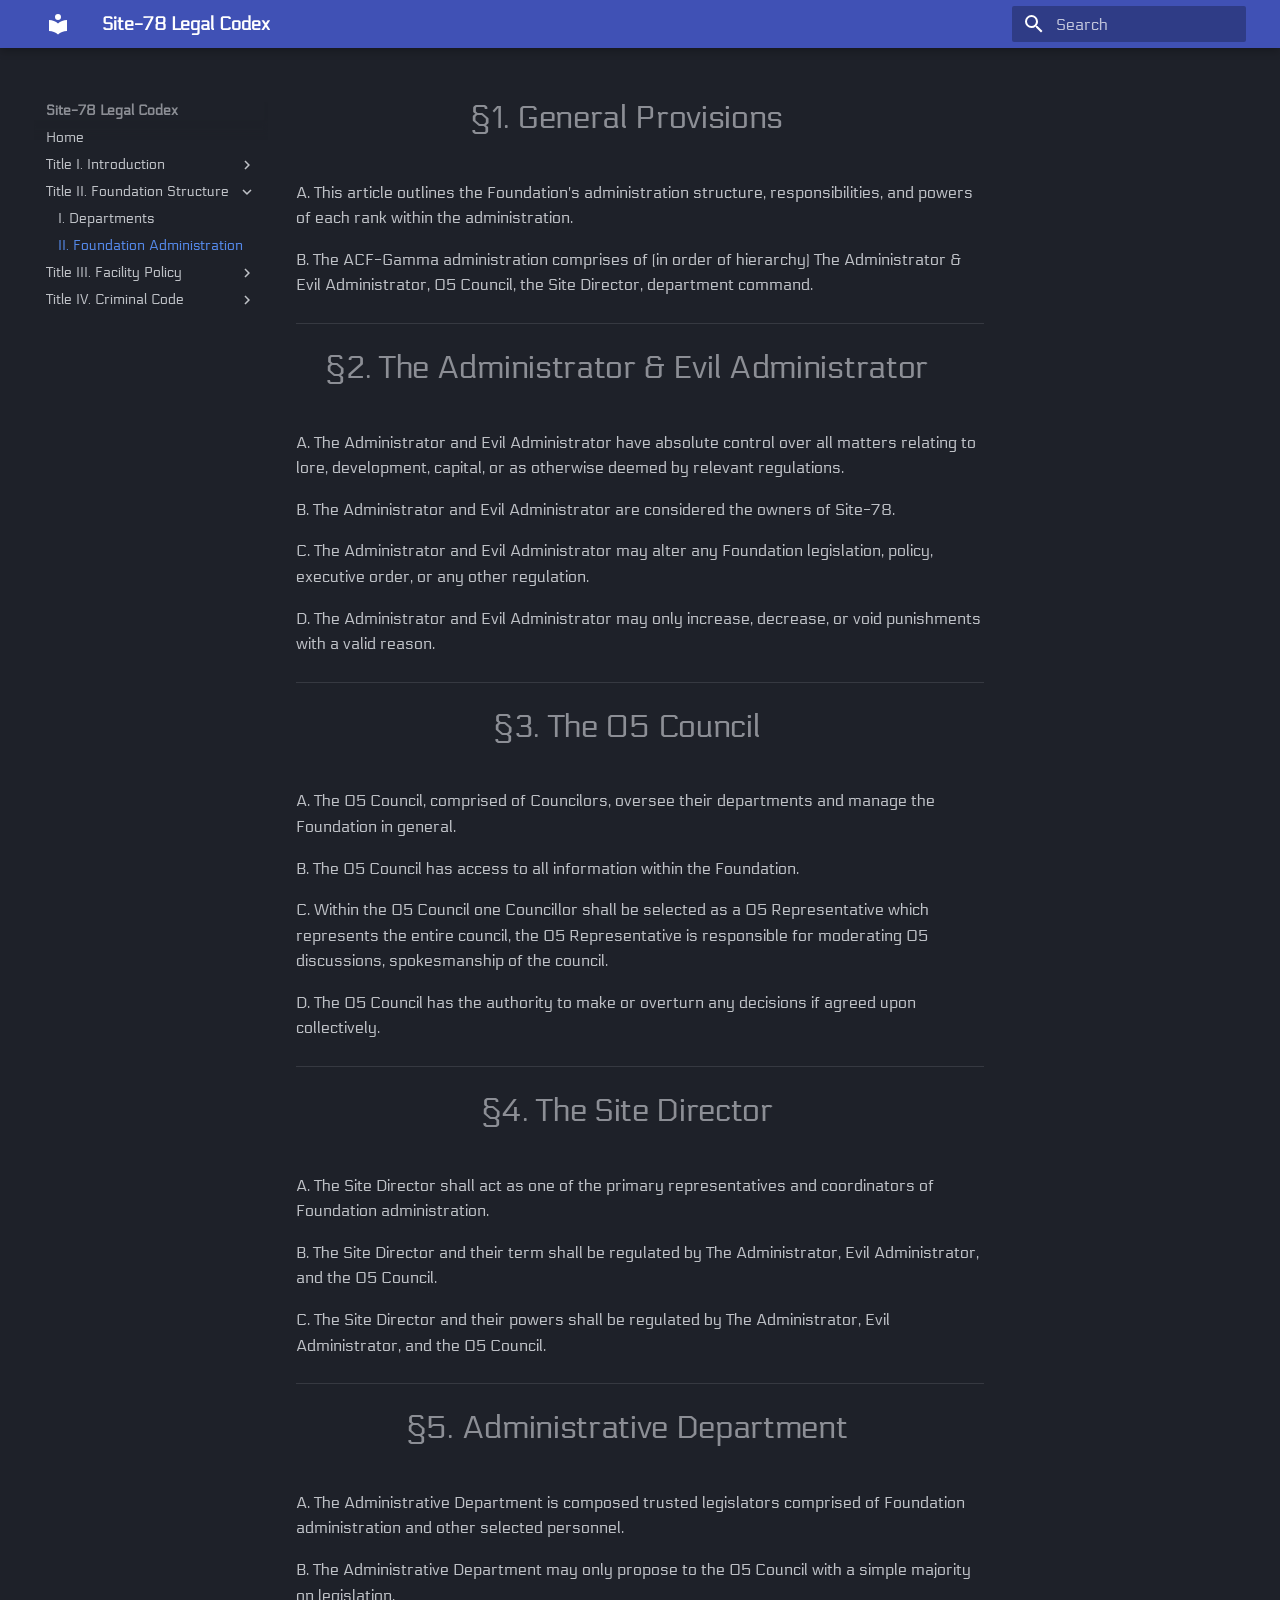
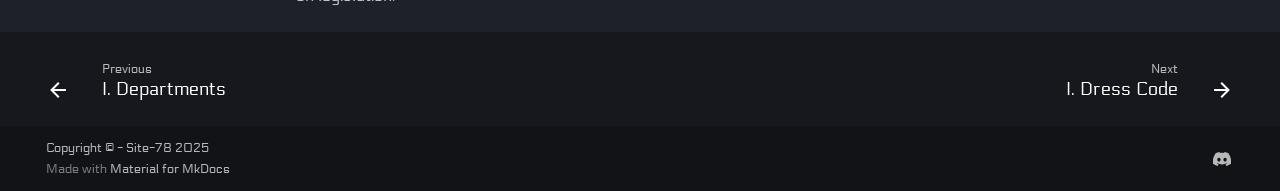
<file: Title II. Foundation Structure/II. Foundation Administration/index.html>
<!doctype html>
<html lang="en" class="no-js">
  <head>
    
      <meta charset="utf-8">
      <meta name="viewport" content="width=device-width,initial-scale=1">
      
      
      
        <link rel="canonical" href="https://site-78.github.io/Title%20II.%20Foundation%20Structure/II.%20Foundation%20Administration/">
      
      
        <link rel="prev" href="../I.%20Departments/">
      
      
        <link rel="next" href="../../Title%20III.%20Facility%20Policy/I.%20Dress%20Code/">
      
      
      <link rel="icon" href="../../assets/SCPF_Logo.png">
      <meta name="generator" content="mkdocs-1.6.1, mkdocs-material-9.6.20">
    
    
      
        <title>II. Foundation Administration - Site-78 Legal Codex</title>
      
    
    
      <link rel="stylesheet" href="../../assets/stylesheets/main.e53b48f4.min.css">
      
        
        <link rel="stylesheet" href="../../assets/stylesheets/palette.06af60db.min.css">
      
      


    
    
      
    
    
      
        
        
        <link rel="preconnect" href="https://fonts.gstatic.com" crossorigin>
        <link rel="stylesheet" href="https://fonts.googleapis.com/css?family=Electrolize:300,300i,400,400i,700,700i%7CCourier+Prime:400,400i,700,700i&display=fallback">
        <style>:root{--md-text-font:"Electrolize";--md-code-font:"Courier Prime"}</style>
      
    
    
      <link rel="stylesheet" href="../../assets/stylesheets/extra.css">
    
    <script>__md_scope=new URL("../..",location),__md_hash=e=>[...e].reduce(((e,_)=>(e<<5)-e+_.charCodeAt(0)),0),__md_get=(e,_=localStorage,t=__md_scope)=>JSON.parse(_.getItem(t.pathname+"."+e)),__md_set=(e,_,t=localStorage,a=__md_scope)=>{try{t.setItem(a.pathname+"."+e,JSON.stringify(_))}catch(e){}}</script>
    
      

    
    
    
  </head>
  
  
    
    
    
    
    
    <body dir="ltr" data-md-color-scheme="slate" data-md-color-primary="indigo" data-md-color-accent="indigo">
  
    
    <input class="md-toggle" data-md-toggle="drawer" type="checkbox" id="__drawer" autocomplete="off">
    <input class="md-toggle" data-md-toggle="search" type="checkbox" id="__search" autocomplete="off">
    <label class="md-overlay" for="__drawer"></label>
    <div data-md-component="skip">
      
        
        <a href="#1-general-provisions" class="md-skip">
          Skip to content
        </a>
      
    </div>
    <div data-md-component="announce">
      
    </div>
    
    
      

  

<header class="md-header md-header--shadow" data-md-component="header">
  <nav class="md-header__inner md-grid" aria-label="Header">
    <a href="../.." title="Site-78 Legal Codex" class="md-header__button md-logo" aria-label="Site-78 Legal Codex" data-md-component="logo">
      
  
  <svg xmlns="http://www.w3.org/2000/svg" viewBox="0 0 24 24"><path d="M12 8a3 3 0 0 0 3-3 3 3 0 0 0-3-3 3 3 0 0 0-3 3 3 3 0 0 0 3 3m0 3.54C9.64 9.35 6.5 8 3 8v11c3.5 0 6.64 1.35 9 3.54 2.36-2.19 5.5-3.54 9-3.54V8c-3.5 0-6.64 1.35-9 3.54"/></svg>

    </a>
    <label class="md-header__button md-icon" for="__drawer">
      
      <svg xmlns="http://www.w3.org/2000/svg" viewBox="0 0 24 24"><path d="M3 6h18v2H3zm0 5h18v2H3zm0 5h18v2H3z"/></svg>
    </label>
    <div class="md-header__title" data-md-component="header-title">
      <div class="md-header__ellipsis">
        <div class="md-header__topic">
          <span class="md-ellipsis">
            Site-78 Legal Codex
          </span>
        </div>
        <div class="md-header__topic" data-md-component="header-topic">
          <span class="md-ellipsis">
            
              II. Foundation Administration
            
          </span>
        </div>
      </div>
    </div>
    
      
    
    
    
    
      
      
        <label class="md-header__button md-icon" for="__search">
          
          <svg xmlns="http://www.w3.org/2000/svg" viewBox="0 0 24 24"><path d="M9.5 3A6.5 6.5 0 0 1 16 9.5c0 1.61-.59 3.09-1.56 4.23l.27.27h.79l5 5-1.5 1.5-5-5v-.79l-.27-.27A6.52 6.52 0 0 1 9.5 16 6.5 6.5 0 0 1 3 9.5 6.5 6.5 0 0 1 9.5 3m0 2C7 5 5 7 5 9.5S7 14 9.5 14 14 12 14 9.5 12 5 9.5 5"/></svg>
        </label>
        <div class="md-search" data-md-component="search" role="dialog">
  <label class="md-search__overlay" for="__search"></label>
  <div class="md-search__inner" role="search">
    <form class="md-search__form" name="search">
      <input type="text" class="md-search__input" name="query" aria-label="Search" placeholder="Search" autocapitalize="off" autocorrect="off" autocomplete="off" spellcheck="false" data-md-component="search-query" required>
      <label class="md-search__icon md-icon" for="__search">
        
        <svg xmlns="http://www.w3.org/2000/svg" viewBox="0 0 24 24"><path d="M9.5 3A6.5 6.5 0 0 1 16 9.5c0 1.61-.59 3.09-1.56 4.23l.27.27h.79l5 5-1.5 1.5-5-5v-.79l-.27-.27A6.52 6.52 0 0 1 9.5 16 6.5 6.5 0 0 1 3 9.5 6.5 6.5 0 0 1 9.5 3m0 2C7 5 5 7 5 9.5S7 14 9.5 14 14 12 14 9.5 12 5 9.5 5"/></svg>
        
        <svg xmlns="http://www.w3.org/2000/svg" viewBox="0 0 24 24"><path d="M20 11v2H8l5.5 5.5-1.42 1.42L4.16 12l7.92-7.92L13.5 5.5 8 11z"/></svg>
      </label>
      <nav class="md-search__options" aria-label="Search">
        
        <button type="reset" class="md-search__icon md-icon" title="Clear" aria-label="Clear" tabindex="-1">
          
          <svg xmlns="http://www.w3.org/2000/svg" viewBox="0 0 24 24"><path d="M19 6.41 17.59 5 12 10.59 6.41 5 5 6.41 10.59 12 5 17.59 6.41 19 12 13.41 17.59 19 19 17.59 13.41 12z"/></svg>
        </button>
      </nav>
      
    </form>
    <div class="md-search__output">
      <div class="md-search__scrollwrap" tabindex="0" data-md-scrollfix>
        <div class="md-search-result" data-md-component="search-result">
          <div class="md-search-result__meta">
            Initializing search
          </div>
          <ol class="md-search-result__list" role="presentation"></ol>
        </div>
      </div>
    </div>
  </div>
</div>
      
    
    
  </nav>
  
</header>
    
    <div class="md-container" data-md-component="container">
      
      
        
          
        
      
      <main class="md-main" data-md-component="main">
        <div class="md-main__inner md-grid">
          
            
              
              <div class="md-sidebar md-sidebar--primary" data-md-component="sidebar" data-md-type="navigation" >
                <div class="md-sidebar__scrollwrap">
                  <div class="md-sidebar__inner">
                    



<nav class="md-nav md-nav--primary" aria-label="Navigation" data-md-level="0">
  <label class="md-nav__title" for="__drawer">
    <a href="../.." title="Site-78 Legal Codex" class="md-nav__button md-logo" aria-label="Site-78 Legal Codex" data-md-component="logo">
      
  
  <svg xmlns="http://www.w3.org/2000/svg" viewBox="0 0 24 24"><path d="M12 8a3 3 0 0 0 3-3 3 3 0 0 0-3-3 3 3 0 0 0-3 3 3 3 0 0 0 3 3m0 3.54C9.64 9.35 6.5 8 3 8v11c3.5 0 6.64 1.35 9 3.54 2.36-2.19 5.5-3.54 9-3.54V8c-3.5 0-6.64 1.35-9 3.54"/></svg>

    </a>
    Site-78 Legal Codex
  </label>
  
  <ul class="md-nav__list" data-md-scrollfix>
    
      
      
  
  
  
  
    <li class="md-nav__item">
      <a href="../.." class="md-nav__link">
        
  
  
  <span class="md-ellipsis">
    Home
    
  </span>
  

      </a>
    </li>
  

    
      
      
  
  
  
  
    
    
    
    
    
    <li class="md-nav__item md-nav__item--nested">
      
        
        
        <input class="md-nav__toggle md-toggle " type="checkbox" id="__nav_2" >
        
          
          <label class="md-nav__link" for="__nav_2" id="__nav_2_label" tabindex="0">
            
  
  
  <span class="md-ellipsis">
    Title I. Introduction
    
  </span>
  

            <span class="md-nav__icon md-icon"></span>
          </label>
        
        <nav class="md-nav" data-md-level="1" aria-labelledby="__nav_2_label" aria-expanded="false">
          <label class="md-nav__title" for="__nav_2">
            <span class="md-nav__icon md-icon"></span>
            Title I. Introduction
          </label>
          <ul class="md-nav__list" data-md-scrollfix>
            
              
                
  
  
  
  
    <li class="md-nav__item">
      <a href="../../Title%20I.%20Introduction/I.%20Purpose/" class="md-nav__link">
        
  
  
  <span class="md-ellipsis">
    I. Purpose
    
  </span>
  

      </a>
    </li>
  

              
            
              
                
  
  
  
  
    <li class="md-nav__item">
      <a href="../../Title%20I.%20Introduction/II.%20Rights/" class="md-nav__link">
        
  
  
  <span class="md-ellipsis">
    II. Rights
    
  </span>
  

      </a>
    </li>
  

              
            
          </ul>
        </nav>
      
    </li>
  

    
      
      
  
  
    
  
  
  
    
    
    
    
    
    <li class="md-nav__item md-nav__item--active md-nav__item--nested">
      
        
        
        <input class="md-nav__toggle md-toggle " type="checkbox" id="__nav_3" checked>
        
          
          <label class="md-nav__link" for="__nav_3" id="__nav_3_label" tabindex="0">
            
  
  
  <span class="md-ellipsis">
    Title II. Foundation Structure
    
  </span>
  

            <span class="md-nav__icon md-icon"></span>
          </label>
        
        <nav class="md-nav" data-md-level="1" aria-labelledby="__nav_3_label" aria-expanded="true">
          <label class="md-nav__title" for="__nav_3">
            <span class="md-nav__icon md-icon"></span>
            Title II. Foundation Structure
          </label>
          <ul class="md-nav__list" data-md-scrollfix>
            
              
                
  
  
  
  
    <li class="md-nav__item">
      <a href="../I.%20Departments/" class="md-nav__link">
        
  
  
  <span class="md-ellipsis">
    I. Departments
    
  </span>
  

      </a>
    </li>
  

              
            
              
                
  
  
    
  
  
  
    <li class="md-nav__item md-nav__item--active">
      
      <input class="md-nav__toggle md-toggle" type="checkbox" id="__toc">
      
      
        
      
      
      <a href="./" class="md-nav__link md-nav__link--active">
        
  
  
  <span class="md-ellipsis">
    II. Foundation Administration
    
  </span>
  

      </a>
      
    </li>
  

              
            
          </ul>
        </nav>
      
    </li>
  

    
      
      
  
  
  
  
    
    
    
    
    
    <li class="md-nav__item md-nav__item--nested">
      
        
        
        <input class="md-nav__toggle md-toggle " type="checkbox" id="__nav_4" >
        
          
          <label class="md-nav__link" for="__nav_4" id="__nav_4_label" tabindex="0">
            
  
  
  <span class="md-ellipsis">
    Title III. Facility Policy
    
  </span>
  

            <span class="md-nav__icon md-icon"></span>
          </label>
        
        <nav class="md-nav" data-md-level="1" aria-labelledby="__nav_4_label" aria-expanded="false">
          <label class="md-nav__title" for="__nav_4">
            <span class="md-nav__icon md-icon"></span>
            Title III. Facility Policy
          </label>
          <ul class="md-nav__list" data-md-scrollfix>
            
              
                
  
  
  
  
    <li class="md-nav__item">
      <a href="../../Title%20III.%20Facility%20Policy/I.%20Dress%20Code/" class="md-nav__link">
        
  
  
  <span class="md-ellipsis">
    I. Dress Code
    
  </span>
  

      </a>
    </li>
  

              
            
          </ul>
        </nav>
      
    </li>
  

    
      
      
  
  
  
  
    
    
    
    
    
    <li class="md-nav__item md-nav__item--nested">
      
        
        
        <input class="md-nav__toggle md-toggle " type="checkbox" id="__nav_5" >
        
          
          <label class="md-nav__link" for="__nav_5" id="__nav_5_label" tabindex="0">
            
  
  
  <span class="md-ellipsis">
    Title IV. Criminal Code
    
  </span>
  

            <span class="md-nav__icon md-icon"></span>
          </label>
        
        <nav class="md-nav" data-md-level="1" aria-labelledby="__nav_5_label" aria-expanded="false">
          <label class="md-nav__title" for="__nav_5">
            <span class="md-nav__icon md-icon"></span>
            Title IV. Criminal Code
          </label>
          <ul class="md-nav__list" data-md-scrollfix>
            
              
                
  
  
  
  
    <li class="md-nav__item">
      <a href="../../Title%20IV.%20Criminal%20Code/I.%20Crimes/" class="md-nav__link">
        
  
  
  <span class="md-ellipsis">
    I. Crimes
    
  </span>
  

      </a>
    </li>
  

              
            
              
                
  
  
  
  
    <li class="md-nav__item">
      <a href="../../Title%20IV.%20Criminal%20Code/II.%20High%20Crimes/" class="md-nav__link">
        
  
  
  <span class="md-ellipsis">
    II. High Crimes
    
  </span>
  

      </a>
    </li>
  

              
            
              
                
  
  
  
  
    <li class="md-nav__item">
      <a href="../../Title%20IV.%20Criminal%20Code/III.%20Enforcement%20Procedures/" class="md-nav__link">
        
  
  
  <span class="md-ellipsis">
    III. Enforcement Procedures
    
  </span>
  

      </a>
    </li>
  

              
            
              
                
  
  
  
  
    <li class="md-nav__item">
      <a href="../../Title%20IV.%20Criminal%20Code/IV.%20Appeals/" class="md-nav__link">
        
  
  
  <span class="md-ellipsis">
    IV. Appeals
    
  </span>
  

      </a>
    </li>
  

              
            
          </ul>
        </nav>
      
    </li>
  

    
  </ul>
</nav>
                  </div>
                </div>
              </div>
            
            
              
              <div class="md-sidebar md-sidebar--secondary" data-md-component="sidebar" data-md-type="toc" >
                <div class="md-sidebar__scrollwrap">
                  <div class="md-sidebar__inner">
                    

  

<nav class="md-nav md-nav--secondary" aria-label="On this page">
  
  
  
    
  
  
</nav>
                  </div>
                </div>
              </div>
            
          
          
            <div class="md-content" data-md-component="content">
              <article class="md-content__inner md-typeset">
                
                  



<h1 id="1-general-provisions">§1. General Provisions<a class="headerlink" href="#1-general-provisions" title="Permanent link">&para;</a></h1>
<p>A. This article outlines the Foundation's administration structure, responsibilities, and powers of each rank within the administration.</p>
<p>B. The ACF-Gamma administration comprises of (in order of hierarchy) The Administrator &amp; Evil Administrator, O5 Council, the Site Director, department command.</p>
<hr />
<h1 id="2-the-administrator-evil-administrator">§2. The Administrator &amp; Evil Administrator<a class="headerlink" href="#2-the-administrator-evil-administrator" title="Permanent link">&para;</a></h1>
<p>A. The Administrator and Evil Administrator have absolute control over all matters relating to lore, development, capital, or as otherwise deemed by relevant regulations.</p>
<p>B. The Administrator and Evil Administrator are considered the owners of Site-78.</p>
<p>C. The Administrator and Evil Administrator may alter any Foundation legislation, policy, executive order, or any other regulation.</p>
<p>D. The Administrator and Evil Administrator may only increase, decrease, or void punishments with a valid reason.</p>
<hr />
<h1 id="3-the-o5-council">§3. The O5 Council<a class="headerlink" href="#3-the-o5-council" title="Permanent link">&para;</a></h1>
<p>A. The O5 Council, comprised of Councilors, oversee their departments and manage the Foundation in general.</p>
<p>B. The O5 Council has access to all information within the Foundation.</p>
<p>C. Within the O5 Council one Councillor shall be selected as a O5 Representative which represents the entire council, the O5 Representative is responsible for moderating O5 discussions, spokesmanship of the council.</p>
<p>D. The O5 Council has the authority to make or overturn any decisions if agreed upon collectively.</p>
<hr />
<h1 id="4-the-site-director">§4. The Site Director<a class="headerlink" href="#4-the-site-director" title="Permanent link">&para;</a></h1>
<p>A. The Site Director shall act as one of the primary representatives and coordinators of Foundation administration.</p>
<p>B. The Site Director and their term shall be regulated by The Administrator, Evil Administrator, and the O5 Council.</p>
<p>C. The Site Director and their powers shall be regulated by The Administrator, Evil Administrator, and the O5 Council.</p>
<hr />
<h1 id="5-administrative-department">§5. Administrative Department<a class="headerlink" href="#5-administrative-department" title="Permanent link">&para;</a></h1>
<p>A. The Administrative Department is composed trusted legislators comprised of Foundation administration and other selected personnel.</p>
<p>B. The Administrative Department may only propose to the O5 Council with a simple majority on legislation.</p>







  
  






                
              </article>
            </div>
          
          
<script>var target=document.getElementById(location.hash.slice(1));target&&target.name&&(target.checked=target.name.startsWith("__tabbed_"))</script>
        </div>
        
      </main>
      
        <footer class="md-footer">
  
    
      
      <nav class="md-footer__inner md-grid" aria-label="Footer" >
        
          
          <a href="../I.%20Departments/" class="md-footer__link md-footer__link--prev" aria-label="Previous: I. Departments">
            <div class="md-footer__button md-icon">
              
              <svg xmlns="http://www.w3.org/2000/svg" viewBox="0 0 24 24"><path d="M20 11v2H8l5.5 5.5-1.42 1.42L4.16 12l7.92-7.92L13.5 5.5 8 11z"/></svg>
            </div>
            <div class="md-footer__title">
              <span class="md-footer__direction">
                Previous
              </span>
              <div class="md-ellipsis">
                I. Departments
              </div>
            </div>
          </a>
        
        
          
          <a href="../../Title%20III.%20Facility%20Policy/I.%20Dress%20Code/" class="md-footer__link md-footer__link--next" aria-label="Next: I. Dress Code">
            <div class="md-footer__title">
              <span class="md-footer__direction">
                Next
              </span>
              <div class="md-ellipsis">
                I. Dress Code
              </div>
            </div>
            <div class="md-footer__button md-icon">
              
              <svg xmlns="http://www.w3.org/2000/svg" viewBox="0 0 24 24"><path d="M4 11v2h12l-5.5 5.5 1.42 1.42L19.84 12l-7.92-7.92L10.5 5.5 16 11z"/></svg>
            </div>
          </a>
        
      </nav>
    
  
  <div class="md-footer-meta md-typeset">
    <div class="md-footer-meta__inner md-grid">
      <div class="md-copyright">
  
    <div class="md-copyright__highlight">
      Copyright &copy; - Site-78 2025
    </div>
  
  
    Made with
    <a href="https://squidfunk.github.io/mkdocs-material/" target="_blank" rel="noopener">
      Material for MkDocs
    </a>
  
</div>
      
        
<div class="md-social">
  
    
    
    
    
      
      
    
    <a href="https://discord.gg/" target="_blank" rel="noopener" title="discord.gg" class="md-social__link">
      <svg xmlns="http://www.w3.org/2000/svg" viewBox="0 0 576 512"><!--! Font Awesome Free 7.0.0 by @fontawesome - https://fontawesome.com License - https://fontawesome.com/license/free (Icons: CC BY 4.0, Fonts: SIL OFL 1.1, Code: MIT License) Copyright 2025 Fonticons, Inc.--><path d="M492.5 69.8c-.2-.3-.4-.6-.8-.7-38.1-17.5-78.4-30-119.7-37.1-.4-.1-.8 0-1.1.1s-.6.4-.8.8c-5.5 9.9-10.5 20.2-14.9 30.6-44.6-6.8-89.9-6.8-134.4 0-4.5-10.5-9.5-20.7-15.1-30.6-.2-.3-.5-.6-.8-.8s-.7-.2-1.1-.2C162.5 39 122.2 51.5 84.1 69c-.3.1-.6.4-.8.7C7.1 183.5-13.8 294.6-3.6 404.2c0 .3.1.5.2.8s.3.4.5.6c44.4 32.9 94 58 146.8 74.2.4.1.8.1 1.1 0s.7-.4.9-.7c11.3-15.4 21.4-31.8 30-48.8.1-.2.2-.5.2-.8s0-.5-.1-.8-.2-.5-.4-.6-.4-.3-.7-.4c-15.8-6.1-31.2-13.4-45.9-21.9-.3-.2-.5-.4-.7-.6s-.3-.6-.3-.9 0-.6.2-.9.3-.5.6-.7c3.1-2.3 6.2-4.7 9.1-7.1.3-.2.6-.4.9-.4s.7 0 1 .1c96.2 43.9 200.4 43.9 295.5 0 .3-.1.7-.2 1-.2s.7.2.9.4c2.9 2.4 6 4.9 9.1 7.2.2.2.4.4.6.7s.2.6.2.9-.1.6-.3.9-.4.5-.6.6c-14.7 8.6-30 15.9-45.9 21.8-.2.1-.5.2-.7.4s-.3.4-.4.7-.1.5-.1.8.1.5.2.8c8.8 17 18.8 33.3 30 48.8.2.3.6.6.9.7s.8.1 1.1 0c52.9-16.2 102.6-41.3 147.1-74.2.2-.2.4-.4.5-.6s.2-.5.2-.8c12.3-126.8-20.5-236.9-86.9-334.5zm-302 267.7c-29 0-52.8-26.6-52.8-59.2s23.4-59.2 52.8-59.2c29.7 0 53.3 26.8 52.8 59.2 0 32.7-23.4 59.2-52.8 59.2m195.4 0c-29 0-52.8-26.6-52.8-59.2s23.4-59.2 52.8-59.2c29.7 0 53.3 26.8 52.8 59.2 0 32.7-23.2 59.2-52.8 59.2"/></svg>
    </a>
  
</div>
      
    </div>
  </div>
</footer>
      
    </div>
    <div class="md-dialog" data-md-component="dialog">
      <div class="md-dialog__inner md-typeset"></div>
    </div>
    
    
    
      
      <script id="__config" type="application/json">{"base": "../..", "features": ["navigation.footer", "navigation.tracking", "toc.follow"], "search": "../../assets/javascripts/workers/search.973d3a69.min.js", "tags": null, "translations": {"clipboard.copied": "Copied to clipboard", "clipboard.copy": "Copy to clipboard", "search.result.more.one": "1 more on this page", "search.result.more.other": "# more on this page", "search.result.none": "No matching documents", "search.result.one": "1 matching document", "search.result.other": "# matching documents", "search.result.placeholder": "Type to start searching", "search.result.term.missing": "Missing", "select.version": "Select version"}, "version": null}</script>
    
    
      <script src="../../assets/javascripts/bundle.f55a23d4.min.js"></script>
      
    
  </body>
</html>
</file>
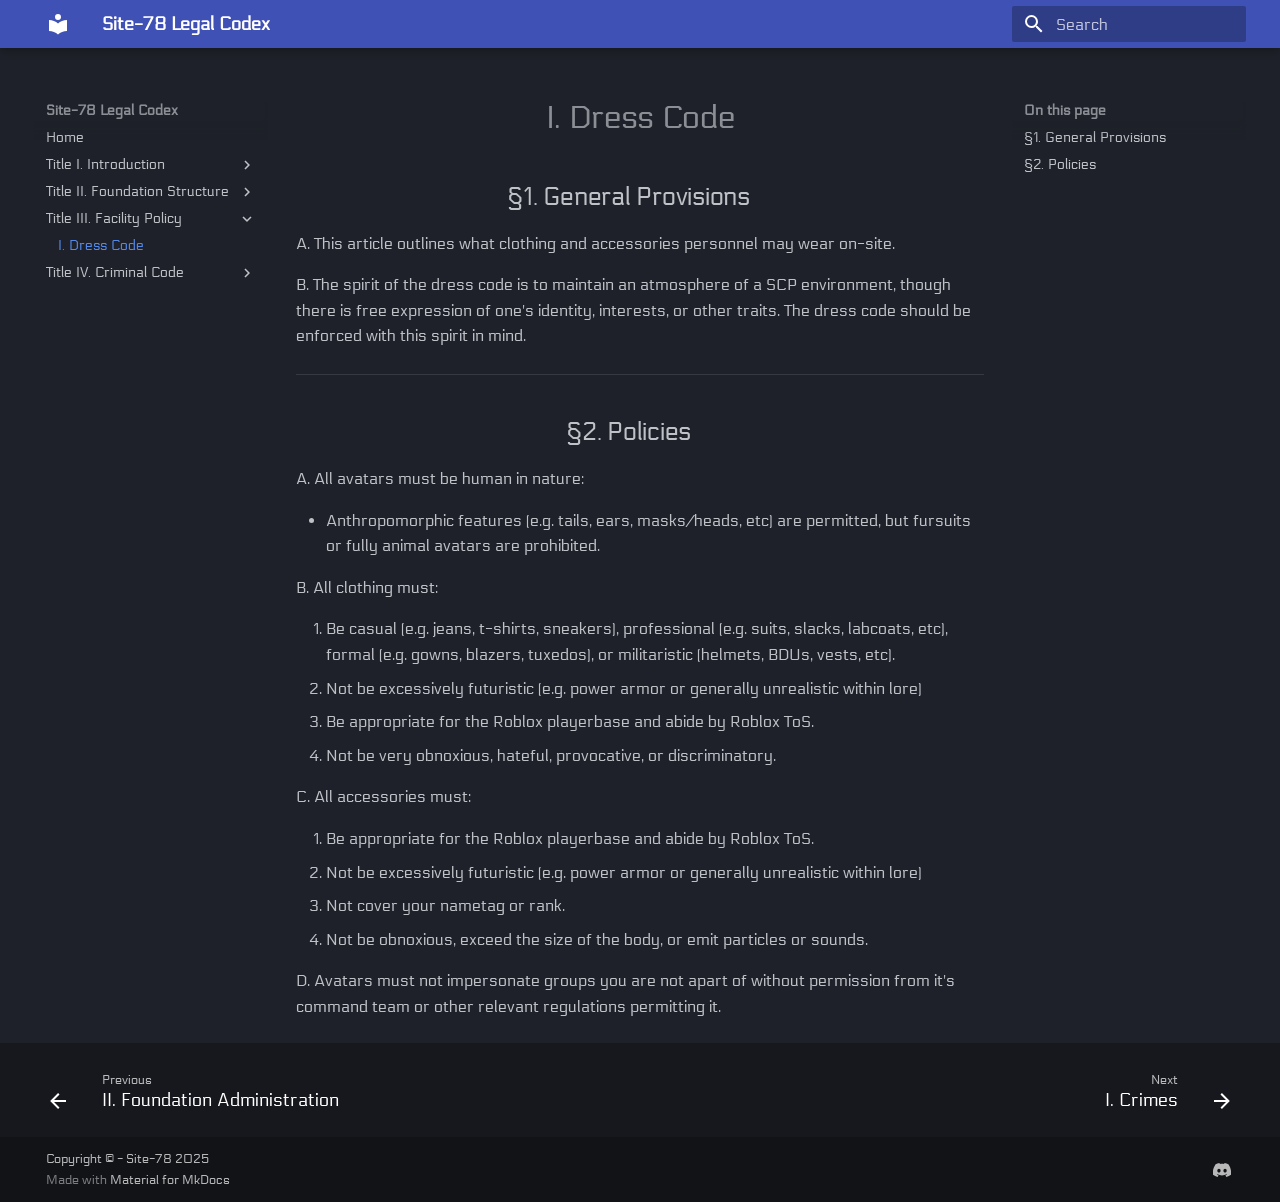
<file: Title III. Facility Policy/I. Dress Code/index.html>
<!doctype html>
<html lang="en" class="no-js">
  <head>
    
      <meta charset="utf-8">
      <meta name="viewport" content="width=device-width,initial-scale=1">
      
      
      
        <link rel="canonical" href="https://site-78.github.io/Title%20III.%20Facility%20Policy/I.%20Dress%20Code/">
      
      
        <link rel="prev" href="../../Title%20II.%20Foundation%20Structure/II.%20Foundation%20Administration/">
      
      
        <link rel="next" href="../../Title%20IV.%20Criminal%20Code/I.%20Crimes/">
      
      
      <link rel="icon" href="../../assets/SCPF_Logo.png">
      <meta name="generator" content="mkdocs-1.6.1, mkdocs-material-9.6.20">
    
    
      
        <title>I. Dress Code - Site-78 Legal Codex</title>
      
    
    
      <link rel="stylesheet" href="../../assets/stylesheets/main.e53b48f4.min.css">
      
        
        <link rel="stylesheet" href="../../assets/stylesheets/palette.06af60db.min.css">
      
      


    
    
      
    
    
      
        
        
        <link rel="preconnect" href="https://fonts.gstatic.com" crossorigin>
        <link rel="stylesheet" href="https://fonts.googleapis.com/css?family=Electrolize:300,300i,400,400i,700,700i%7CCourier+Prime:400,400i,700,700i&display=fallback">
        <style>:root{--md-text-font:"Electrolize";--md-code-font:"Courier Prime"}</style>
      
    
    
      <link rel="stylesheet" href="../../assets/stylesheets/extra.css">
    
    <script>__md_scope=new URL("../..",location),__md_hash=e=>[...e].reduce(((e,_)=>(e<<5)-e+_.charCodeAt(0)),0),__md_get=(e,_=localStorage,t=__md_scope)=>JSON.parse(_.getItem(t.pathname+"."+e)),__md_set=(e,_,t=localStorage,a=__md_scope)=>{try{t.setItem(a.pathname+"."+e,JSON.stringify(_))}catch(e){}}</script>
    
      

    
    
    
  </head>
  
  
    
    
    
    
    
    <body dir="ltr" data-md-color-scheme="slate" data-md-color-primary="indigo" data-md-color-accent="indigo">
  
    
    <input class="md-toggle" data-md-toggle="drawer" type="checkbox" id="__drawer" autocomplete="off">
    <input class="md-toggle" data-md-toggle="search" type="checkbox" id="__search" autocomplete="off">
    <label class="md-overlay" for="__drawer"></label>
    <div data-md-component="skip">
      
        
        <a href="#1-general-provisions" class="md-skip">
          Skip to content
        </a>
      
    </div>
    <div data-md-component="announce">
      
    </div>
    
    
      

  

<header class="md-header md-header--shadow" data-md-component="header">
  <nav class="md-header__inner md-grid" aria-label="Header">
    <a href="../.." title="Site-78 Legal Codex" class="md-header__button md-logo" aria-label="Site-78 Legal Codex" data-md-component="logo">
      
  
  <svg xmlns="http://www.w3.org/2000/svg" viewBox="0 0 24 24"><path d="M12 8a3 3 0 0 0 3-3 3 3 0 0 0-3-3 3 3 0 0 0-3 3 3 3 0 0 0 3 3m0 3.54C9.64 9.35 6.5 8 3 8v11c3.5 0 6.64 1.35 9 3.54 2.36-2.19 5.5-3.54 9-3.54V8c-3.5 0-6.64 1.35-9 3.54"/></svg>

    </a>
    <label class="md-header__button md-icon" for="__drawer">
      
      <svg xmlns="http://www.w3.org/2000/svg" viewBox="0 0 24 24"><path d="M3 6h18v2H3zm0 5h18v2H3zm0 5h18v2H3z"/></svg>
    </label>
    <div class="md-header__title" data-md-component="header-title">
      <div class="md-header__ellipsis">
        <div class="md-header__topic">
          <span class="md-ellipsis">
            Site-78 Legal Codex
          </span>
        </div>
        <div class="md-header__topic" data-md-component="header-topic">
          <span class="md-ellipsis">
            
              I. Dress Code
            
          </span>
        </div>
      </div>
    </div>
    
      
    
    
    
    
      
      
        <label class="md-header__button md-icon" for="__search">
          
          <svg xmlns="http://www.w3.org/2000/svg" viewBox="0 0 24 24"><path d="M9.5 3A6.5 6.5 0 0 1 16 9.5c0 1.61-.59 3.09-1.56 4.23l.27.27h.79l5 5-1.5 1.5-5-5v-.79l-.27-.27A6.52 6.52 0 0 1 9.5 16 6.5 6.5 0 0 1 3 9.5 6.5 6.5 0 0 1 9.5 3m0 2C7 5 5 7 5 9.5S7 14 9.5 14 14 12 14 9.5 12 5 9.5 5"/></svg>
        </label>
        <div class="md-search" data-md-component="search" role="dialog">
  <label class="md-search__overlay" for="__search"></label>
  <div class="md-search__inner" role="search">
    <form class="md-search__form" name="search">
      <input type="text" class="md-search__input" name="query" aria-label="Search" placeholder="Search" autocapitalize="off" autocorrect="off" autocomplete="off" spellcheck="false" data-md-component="search-query" required>
      <label class="md-search__icon md-icon" for="__search">
        
        <svg xmlns="http://www.w3.org/2000/svg" viewBox="0 0 24 24"><path d="M9.5 3A6.5 6.5 0 0 1 16 9.5c0 1.61-.59 3.09-1.56 4.23l.27.27h.79l5 5-1.5 1.5-5-5v-.79l-.27-.27A6.52 6.52 0 0 1 9.5 16 6.5 6.5 0 0 1 3 9.5 6.5 6.5 0 0 1 9.5 3m0 2C7 5 5 7 5 9.5S7 14 9.5 14 14 12 14 9.5 12 5 9.5 5"/></svg>
        
        <svg xmlns="http://www.w3.org/2000/svg" viewBox="0 0 24 24"><path d="M20 11v2H8l5.5 5.5-1.42 1.42L4.16 12l7.92-7.92L13.5 5.5 8 11z"/></svg>
      </label>
      <nav class="md-search__options" aria-label="Search">
        
        <button type="reset" class="md-search__icon md-icon" title="Clear" aria-label="Clear" tabindex="-1">
          
          <svg xmlns="http://www.w3.org/2000/svg" viewBox="0 0 24 24"><path d="M19 6.41 17.59 5 12 10.59 6.41 5 5 6.41 10.59 12 5 17.59 6.41 19 12 13.41 17.59 19 19 17.59 13.41 12z"/></svg>
        </button>
      </nav>
      
    </form>
    <div class="md-search__output">
      <div class="md-search__scrollwrap" tabindex="0" data-md-scrollfix>
        <div class="md-search-result" data-md-component="search-result">
          <div class="md-search-result__meta">
            Initializing search
          </div>
          <ol class="md-search-result__list" role="presentation"></ol>
        </div>
      </div>
    </div>
  </div>
</div>
      
    
    
  </nav>
  
</header>
    
    <div class="md-container" data-md-component="container">
      
      
        
          
        
      
      <main class="md-main" data-md-component="main">
        <div class="md-main__inner md-grid">
          
            
              
              <div class="md-sidebar md-sidebar--primary" data-md-component="sidebar" data-md-type="navigation" >
                <div class="md-sidebar__scrollwrap">
                  <div class="md-sidebar__inner">
                    



<nav class="md-nav md-nav--primary" aria-label="Navigation" data-md-level="0">
  <label class="md-nav__title" for="__drawer">
    <a href="../.." title="Site-78 Legal Codex" class="md-nav__button md-logo" aria-label="Site-78 Legal Codex" data-md-component="logo">
      
  
  <svg xmlns="http://www.w3.org/2000/svg" viewBox="0 0 24 24"><path d="M12 8a3 3 0 0 0 3-3 3 3 0 0 0-3-3 3 3 0 0 0-3 3 3 3 0 0 0 3 3m0 3.54C9.64 9.35 6.5 8 3 8v11c3.5 0 6.64 1.35 9 3.54 2.36-2.19 5.5-3.54 9-3.54V8c-3.5 0-6.64 1.35-9 3.54"/></svg>

    </a>
    Site-78 Legal Codex
  </label>
  
  <ul class="md-nav__list" data-md-scrollfix>
    
      
      
  
  
  
  
    <li class="md-nav__item">
      <a href="../.." class="md-nav__link">
        
  
  
  <span class="md-ellipsis">
    Home
    
  </span>
  

      </a>
    </li>
  

    
      
      
  
  
  
  
    
    
    
    
    
    <li class="md-nav__item md-nav__item--nested">
      
        
        
        <input class="md-nav__toggle md-toggle " type="checkbox" id="__nav_2" >
        
          
          <label class="md-nav__link" for="__nav_2" id="__nav_2_label" tabindex="0">
            
  
  
  <span class="md-ellipsis">
    Title I. Introduction
    
  </span>
  

            <span class="md-nav__icon md-icon"></span>
          </label>
        
        <nav class="md-nav" data-md-level="1" aria-labelledby="__nav_2_label" aria-expanded="false">
          <label class="md-nav__title" for="__nav_2">
            <span class="md-nav__icon md-icon"></span>
            Title I. Introduction
          </label>
          <ul class="md-nav__list" data-md-scrollfix>
            
              
                
  
  
  
  
    <li class="md-nav__item">
      <a href="../../Title%20I.%20Introduction/I.%20Purpose/" class="md-nav__link">
        
  
  
  <span class="md-ellipsis">
    I. Purpose
    
  </span>
  

      </a>
    </li>
  

              
            
              
                
  
  
  
  
    <li class="md-nav__item">
      <a href="../../Title%20I.%20Introduction/II.%20Rights/" class="md-nav__link">
        
  
  
  <span class="md-ellipsis">
    II. Rights
    
  </span>
  

      </a>
    </li>
  

              
            
          </ul>
        </nav>
      
    </li>
  

    
      
      
  
  
  
  
    
    
    
    
    
    <li class="md-nav__item md-nav__item--nested">
      
        
        
        <input class="md-nav__toggle md-toggle " type="checkbox" id="__nav_3" >
        
          
          <label class="md-nav__link" for="__nav_3" id="__nav_3_label" tabindex="0">
            
  
  
  <span class="md-ellipsis">
    Title II. Foundation Structure
    
  </span>
  

            <span class="md-nav__icon md-icon"></span>
          </label>
        
        <nav class="md-nav" data-md-level="1" aria-labelledby="__nav_3_label" aria-expanded="false">
          <label class="md-nav__title" for="__nav_3">
            <span class="md-nav__icon md-icon"></span>
            Title II. Foundation Structure
          </label>
          <ul class="md-nav__list" data-md-scrollfix>
            
              
                
  
  
  
  
    <li class="md-nav__item">
      <a href="../../Title%20II.%20Foundation%20Structure/I.%20Departments/" class="md-nav__link">
        
  
  
  <span class="md-ellipsis">
    I. Departments
    
  </span>
  

      </a>
    </li>
  

              
            
              
                
  
  
  
  
    <li class="md-nav__item">
      <a href="../../Title%20II.%20Foundation%20Structure/II.%20Foundation%20Administration/" class="md-nav__link">
        
  
  
  <span class="md-ellipsis">
    II. Foundation Administration
    
  </span>
  

      </a>
    </li>
  

              
            
          </ul>
        </nav>
      
    </li>
  

    
      
      
  
  
    
  
  
  
    
    
    
    
    
    <li class="md-nav__item md-nav__item--active md-nav__item--nested">
      
        
        
        <input class="md-nav__toggle md-toggle " type="checkbox" id="__nav_4" checked>
        
          
          <label class="md-nav__link" for="__nav_4" id="__nav_4_label" tabindex="0">
            
  
  
  <span class="md-ellipsis">
    Title III. Facility Policy
    
  </span>
  

            <span class="md-nav__icon md-icon"></span>
          </label>
        
        <nav class="md-nav" data-md-level="1" aria-labelledby="__nav_4_label" aria-expanded="true">
          <label class="md-nav__title" for="__nav_4">
            <span class="md-nav__icon md-icon"></span>
            Title III. Facility Policy
          </label>
          <ul class="md-nav__list" data-md-scrollfix>
            
              
                
  
  
    
  
  
  
    <li class="md-nav__item md-nav__item--active">
      
      <input class="md-nav__toggle md-toggle" type="checkbox" id="__toc">
      
      
      
        <label class="md-nav__link md-nav__link--active" for="__toc">
          
  
  
  <span class="md-ellipsis">
    I. Dress Code
    
  </span>
  

          <span class="md-nav__icon md-icon"></span>
        </label>
      
      <a href="./" class="md-nav__link md-nav__link--active">
        
  
  
  <span class="md-ellipsis">
    I. Dress Code
    
  </span>
  

      </a>
      
        

  

<nav class="md-nav md-nav--secondary" aria-label="On this page">
  
  
  
  
    <label class="md-nav__title" for="__toc">
      <span class="md-nav__icon md-icon"></span>
      On this page
    </label>
    <ul class="md-nav__list" data-md-component="toc" data-md-scrollfix>
      
        <li class="md-nav__item">
  <a href="#1-general-provisions" class="md-nav__link">
    <span class="md-ellipsis">
      §1. General Provisions
    </span>
  </a>
  
</li>
      
        <li class="md-nav__item">
  <a href="#2-policies" class="md-nav__link">
    <span class="md-ellipsis">
      §2. Policies
    </span>
  </a>
  
</li>
      
    </ul>
  
</nav>
      
    </li>
  

              
            
          </ul>
        </nav>
      
    </li>
  

    
      
      
  
  
  
  
    
    
    
    
    
    <li class="md-nav__item md-nav__item--nested">
      
        
        
        <input class="md-nav__toggle md-toggle " type="checkbox" id="__nav_5" >
        
          
          <label class="md-nav__link" for="__nav_5" id="__nav_5_label" tabindex="0">
            
  
  
  <span class="md-ellipsis">
    Title IV. Criminal Code
    
  </span>
  

            <span class="md-nav__icon md-icon"></span>
          </label>
        
        <nav class="md-nav" data-md-level="1" aria-labelledby="__nav_5_label" aria-expanded="false">
          <label class="md-nav__title" for="__nav_5">
            <span class="md-nav__icon md-icon"></span>
            Title IV. Criminal Code
          </label>
          <ul class="md-nav__list" data-md-scrollfix>
            
              
                
  
  
  
  
    <li class="md-nav__item">
      <a href="../../Title%20IV.%20Criminal%20Code/I.%20Crimes/" class="md-nav__link">
        
  
  
  <span class="md-ellipsis">
    I. Crimes
    
  </span>
  

      </a>
    </li>
  

              
            
              
                
  
  
  
  
    <li class="md-nav__item">
      <a href="../../Title%20IV.%20Criminal%20Code/II.%20High%20Crimes/" class="md-nav__link">
        
  
  
  <span class="md-ellipsis">
    II. High Crimes
    
  </span>
  

      </a>
    </li>
  

              
            
              
                
  
  
  
  
    <li class="md-nav__item">
      <a href="../../Title%20IV.%20Criminal%20Code/III.%20Enforcement%20Procedures/" class="md-nav__link">
        
  
  
  <span class="md-ellipsis">
    III. Enforcement Procedures
    
  </span>
  

      </a>
    </li>
  

              
            
              
                
  
  
  
  
    <li class="md-nav__item">
      <a href="../../Title%20IV.%20Criminal%20Code/IV.%20Appeals/" class="md-nav__link">
        
  
  
  <span class="md-ellipsis">
    IV. Appeals
    
  </span>
  

      </a>
    </li>
  

              
            
          </ul>
        </nav>
      
    </li>
  

    
  </ul>
</nav>
                  </div>
                </div>
              </div>
            
            
              
              <div class="md-sidebar md-sidebar--secondary" data-md-component="sidebar" data-md-type="toc" >
                <div class="md-sidebar__scrollwrap">
                  <div class="md-sidebar__inner">
                    

  

<nav class="md-nav md-nav--secondary" aria-label="On this page">
  
  
  
  
    <label class="md-nav__title" for="__toc">
      <span class="md-nav__icon md-icon"></span>
      On this page
    </label>
    <ul class="md-nav__list" data-md-component="toc" data-md-scrollfix>
      
        <li class="md-nav__item">
  <a href="#1-general-provisions" class="md-nav__link">
    <span class="md-ellipsis">
      §1. General Provisions
    </span>
  </a>
  
</li>
      
        <li class="md-nav__item">
  <a href="#2-policies" class="md-nav__link">
    <span class="md-ellipsis">
      §2. Policies
    </span>
  </a>
  
</li>
      
    </ul>
  
</nav>
                  </div>
                </div>
              </div>
            
          
          
            <div class="md-content" data-md-component="content">
              <article class="md-content__inner md-typeset">
                
                  



  <h1>I. Dress Code</h1>

<h2 id="1-general-provisions">§1. General Provisions<a class="headerlink" href="#1-general-provisions" title="Permanent link">&para;</a></h2>
<p>A. This article outlines what clothing and accessories personnel may wear on-site.</p>
<p>B. The spirit of the dress code is to maintain an atmosphere of a SCP environment, though there is free expression of one's identity, interests, or other traits. The dress code should be enforced with this spirit in mind. </p>
<hr />
<h2 id="2-policies">§2. Policies<a class="headerlink" href="#2-policies" title="Permanent link">&para;</a></h2>
<p>A. All avatars must be human in nature:</p>
<ul>
<li>Anthropomorphic features (e.g. tails, ears, masks/heads, etc) are permitted, but fursuits or fully animal avatars are prohibited.</li>
</ul>
<p>B. All clothing must:</p>
<ol>
<li>Be casual (e.g. jeans, t-shirts, sneakers), professional (e.g. suits, slacks, labcoats, etc), formal (e.g. gowns, blazers, tuxedos), or militaristic (helmets, BDUs, vests, etc).</li>
<li>Not be excessively futuristic (e.g. power armor or generally unrealistic within lore)</li>
<li>Be appropriate for the Roblox playerbase and abide by Roblox ToS.</li>
<li>Not be very obnoxious, hateful, provocative, or discriminatory.</li>
</ol>
<p>C. All accessories must:</p>
<ol>
<li>Be appropriate for the Roblox playerbase and abide by Roblox ToS.</li>
<li>Not be excessively futuristic (e.g. power armor or generally unrealistic within lore)</li>
<li>Not cover your nametag or rank.</li>
<li>Not be obnoxious, exceed the size of the body, or emit particles or sounds.</li>
</ol>
<p>D. Avatars must not impersonate groups you are not apart of without permission from it's command team or other relevant regulations permitting it.</p>







  
  






                
              </article>
            </div>
          
          
<script>var target=document.getElementById(location.hash.slice(1));target&&target.name&&(target.checked=target.name.startsWith("__tabbed_"))</script>
        </div>
        
      </main>
      
        <footer class="md-footer">
  
    
      
      <nav class="md-footer__inner md-grid" aria-label="Footer" >
        
          
          <a href="../../Title%20II.%20Foundation%20Structure/II.%20Foundation%20Administration/" class="md-footer__link md-footer__link--prev" aria-label="Previous: II. Foundation Administration">
            <div class="md-footer__button md-icon">
              
              <svg xmlns="http://www.w3.org/2000/svg" viewBox="0 0 24 24"><path d="M20 11v2H8l5.5 5.5-1.42 1.42L4.16 12l7.92-7.92L13.5 5.5 8 11z"/></svg>
            </div>
            <div class="md-footer__title">
              <span class="md-footer__direction">
                Previous
              </span>
              <div class="md-ellipsis">
                II. Foundation Administration
              </div>
            </div>
          </a>
        
        
          
          <a href="../../Title%20IV.%20Criminal%20Code/I.%20Crimes/" class="md-footer__link md-footer__link--next" aria-label="Next: I. Crimes">
            <div class="md-footer__title">
              <span class="md-footer__direction">
                Next
              </span>
              <div class="md-ellipsis">
                I. Crimes
              </div>
            </div>
            <div class="md-footer__button md-icon">
              
              <svg xmlns="http://www.w3.org/2000/svg" viewBox="0 0 24 24"><path d="M4 11v2h12l-5.5 5.5 1.42 1.42L19.84 12l-7.92-7.92L10.5 5.5 16 11z"/></svg>
            </div>
          </a>
        
      </nav>
    
  
  <div class="md-footer-meta md-typeset">
    <div class="md-footer-meta__inner md-grid">
      <div class="md-copyright">
  
    <div class="md-copyright__highlight">
      Copyright &copy; - Site-78 2025
    </div>
  
  
    Made with
    <a href="https://squidfunk.github.io/mkdocs-material/" target="_blank" rel="noopener">
      Material for MkDocs
    </a>
  
</div>
      
        
<div class="md-social">
  
    
    
    
    
      
      
    
    <a href="https://discord.gg/" target="_blank" rel="noopener" title="discord.gg" class="md-social__link">
      <svg xmlns="http://www.w3.org/2000/svg" viewBox="0 0 576 512"><!--! Font Awesome Free 7.0.0 by @fontawesome - https://fontawesome.com License - https://fontawesome.com/license/free (Icons: CC BY 4.0, Fonts: SIL OFL 1.1, Code: MIT License) Copyright 2025 Fonticons, Inc.--><path d="M492.5 69.8c-.2-.3-.4-.6-.8-.7-38.1-17.5-78.4-30-119.7-37.1-.4-.1-.8 0-1.1.1s-.6.4-.8.8c-5.5 9.9-10.5 20.2-14.9 30.6-44.6-6.8-89.9-6.8-134.4 0-4.5-10.5-9.5-20.7-15.1-30.6-.2-.3-.5-.6-.8-.8s-.7-.2-1.1-.2C162.5 39 122.2 51.5 84.1 69c-.3.1-.6.4-.8.7C7.1 183.5-13.8 294.6-3.6 404.2c0 .3.1.5.2.8s.3.4.5.6c44.4 32.9 94 58 146.8 74.2.4.1.8.1 1.1 0s.7-.4.9-.7c11.3-15.4 21.4-31.8 30-48.8.1-.2.2-.5.2-.8s0-.5-.1-.8-.2-.5-.4-.6-.4-.3-.7-.4c-15.8-6.1-31.2-13.4-45.9-21.9-.3-.2-.5-.4-.7-.6s-.3-.6-.3-.9 0-.6.2-.9.3-.5.6-.7c3.1-2.3 6.2-4.7 9.1-7.1.3-.2.6-.4.9-.4s.7 0 1 .1c96.2 43.9 200.4 43.9 295.5 0 .3-.1.7-.2 1-.2s.7.2.9.4c2.9 2.4 6 4.9 9.1 7.2.2.2.4.4.6.7s.2.6.2.9-.1.6-.3.9-.4.5-.6.6c-14.7 8.6-30 15.9-45.9 21.8-.2.1-.5.2-.7.4s-.3.4-.4.7-.1.5-.1.8.1.5.2.8c8.8 17 18.8 33.3 30 48.8.2.3.6.6.9.7s.8.1 1.1 0c52.9-16.2 102.6-41.3 147.1-74.2.2-.2.4-.4.5-.6s.2-.5.2-.8c12.3-126.8-20.5-236.9-86.9-334.5zm-302 267.7c-29 0-52.8-26.6-52.8-59.2s23.4-59.2 52.8-59.2c29.7 0 53.3 26.8 52.8 59.2 0 32.7-23.4 59.2-52.8 59.2m195.4 0c-29 0-52.8-26.6-52.8-59.2s23.4-59.2 52.8-59.2c29.7 0 53.3 26.8 52.8 59.2 0 32.7-23.2 59.2-52.8 59.2"/></svg>
    </a>
  
</div>
      
    </div>
  </div>
</footer>
      
    </div>
    <div class="md-dialog" data-md-component="dialog">
      <div class="md-dialog__inner md-typeset"></div>
    </div>
    
    
    
      
      <script id="__config" type="application/json">{"base": "../..", "features": ["navigation.footer", "navigation.tracking", "toc.follow"], "search": "../../assets/javascripts/workers/search.973d3a69.min.js", "tags": null, "translations": {"clipboard.copied": "Copied to clipboard", "clipboard.copy": "Copy to clipboard", "search.result.more.one": "1 more on this page", "search.result.more.other": "# more on this page", "search.result.none": "No matching documents", "search.result.one": "1 matching document", "search.result.other": "# matching documents", "search.result.placeholder": "Type to start searching", "search.result.term.missing": "Missing", "select.version": "Select version"}, "version": null}</script>
    
    
      <script src="../../assets/javascripts/bundle.f55a23d4.min.js"></script>
      
    
  </body>
</html>
</file>
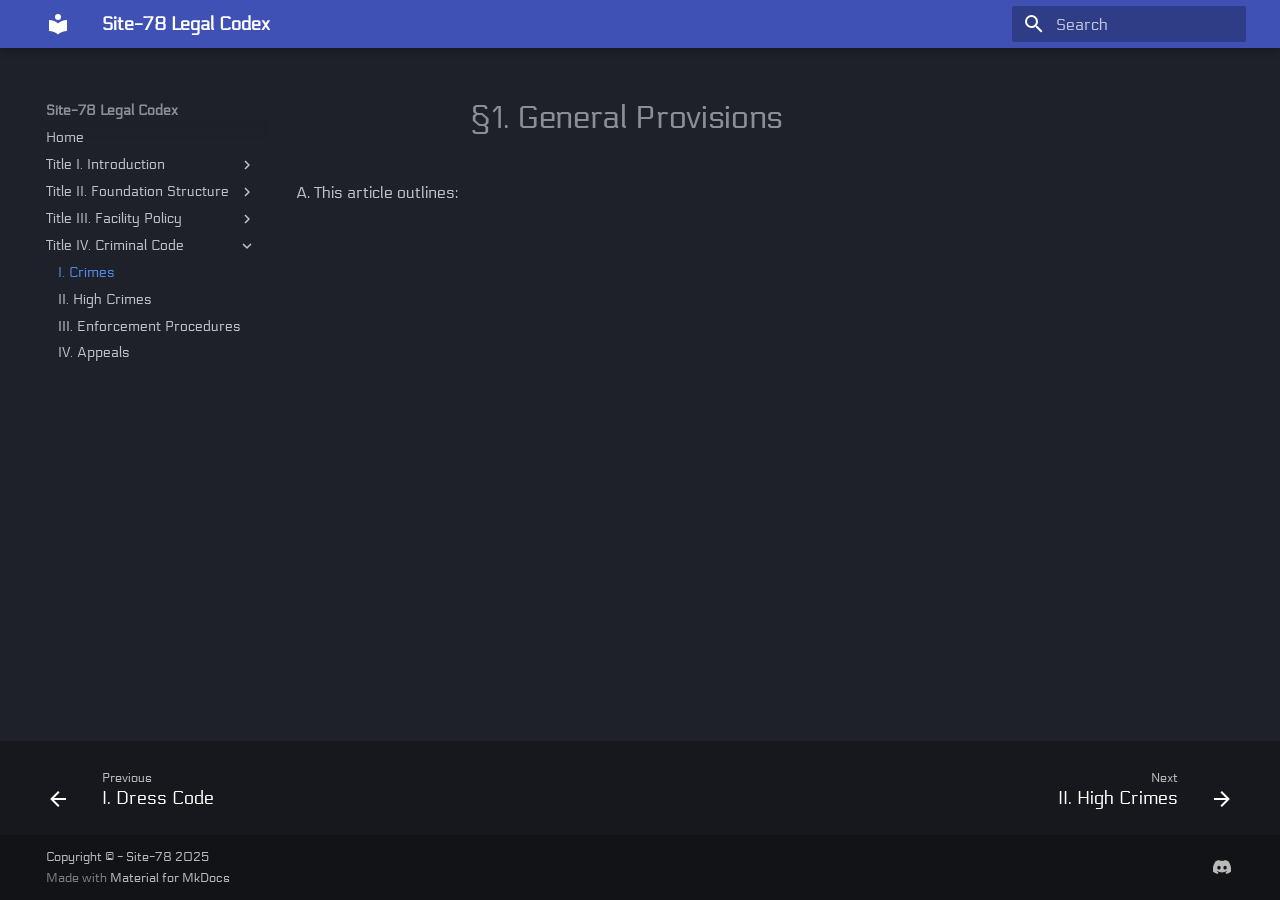
<file: Title IV. Criminal Code/I. Crimes/index.html>
<!doctype html>
<html lang="en" class="no-js">
  <head>
    
      <meta charset="utf-8">
      <meta name="viewport" content="width=device-width,initial-scale=1">
      
      
      
        <link rel="canonical" href="https://site-78.github.io/Title%20IV.%20Criminal%20Code/I.%20Crimes/">
      
      
        <link rel="prev" href="../../Title%20III.%20Facility%20Policy/I.%20Dress%20Code/">
      
      
        <link rel="next" href="../II.%20High%20Crimes/">
      
      
      <link rel="icon" href="../../assets/SCPF_Logo.png">
      <meta name="generator" content="mkdocs-1.6.1, mkdocs-material-9.6.20">
    
    
      
        <title>I. Crimes - Site-78 Legal Codex</title>
      
    
    
      <link rel="stylesheet" href="../../assets/stylesheets/main.e53b48f4.min.css">
      
        
        <link rel="stylesheet" href="../../assets/stylesheets/palette.06af60db.min.css">
      
      


    
    
      
    
    
      
        
        
        <link rel="preconnect" href="https://fonts.gstatic.com" crossorigin>
        <link rel="stylesheet" href="https://fonts.googleapis.com/css?family=Electrolize:300,300i,400,400i,700,700i%7CCourier+Prime:400,400i,700,700i&display=fallback">
        <style>:root{--md-text-font:"Electrolize";--md-code-font:"Courier Prime"}</style>
      
    
    
      <link rel="stylesheet" href="../../assets/stylesheets/extra.css">
    
    <script>__md_scope=new URL("../..",location),__md_hash=e=>[...e].reduce(((e,_)=>(e<<5)-e+_.charCodeAt(0)),0),__md_get=(e,_=localStorage,t=__md_scope)=>JSON.parse(_.getItem(t.pathname+"."+e)),__md_set=(e,_,t=localStorage,a=__md_scope)=>{try{t.setItem(a.pathname+"."+e,JSON.stringify(_))}catch(e){}}</script>
    
      

    
    
    
  </head>
  
  
    
    
    
    
    
    <body dir="ltr" data-md-color-scheme="slate" data-md-color-primary="indigo" data-md-color-accent="indigo">
  
    
    <input class="md-toggle" data-md-toggle="drawer" type="checkbox" id="__drawer" autocomplete="off">
    <input class="md-toggle" data-md-toggle="search" type="checkbox" id="__search" autocomplete="off">
    <label class="md-overlay" for="__drawer"></label>
    <div data-md-component="skip">
      
        
        <a href="#1-general-provisions" class="md-skip">
          Skip to content
        </a>
      
    </div>
    <div data-md-component="announce">
      
    </div>
    
    
      

  

<header class="md-header md-header--shadow" data-md-component="header">
  <nav class="md-header__inner md-grid" aria-label="Header">
    <a href="../.." title="Site-78 Legal Codex" class="md-header__button md-logo" aria-label="Site-78 Legal Codex" data-md-component="logo">
      
  
  <svg xmlns="http://www.w3.org/2000/svg" viewBox="0 0 24 24"><path d="M12 8a3 3 0 0 0 3-3 3 3 0 0 0-3-3 3 3 0 0 0-3 3 3 3 0 0 0 3 3m0 3.54C9.64 9.35 6.5 8 3 8v11c3.5 0 6.64 1.35 9 3.54 2.36-2.19 5.5-3.54 9-3.54V8c-3.5 0-6.64 1.35-9 3.54"/></svg>

    </a>
    <label class="md-header__button md-icon" for="__drawer">
      
      <svg xmlns="http://www.w3.org/2000/svg" viewBox="0 0 24 24"><path d="M3 6h18v2H3zm0 5h18v2H3zm0 5h18v2H3z"/></svg>
    </label>
    <div class="md-header__title" data-md-component="header-title">
      <div class="md-header__ellipsis">
        <div class="md-header__topic">
          <span class="md-ellipsis">
            Site-78 Legal Codex
          </span>
        </div>
        <div class="md-header__topic" data-md-component="header-topic">
          <span class="md-ellipsis">
            
              I. Crimes
            
          </span>
        </div>
      </div>
    </div>
    
      
    
    
    
    
      
      
        <label class="md-header__button md-icon" for="__search">
          
          <svg xmlns="http://www.w3.org/2000/svg" viewBox="0 0 24 24"><path d="M9.5 3A6.5 6.5 0 0 1 16 9.5c0 1.61-.59 3.09-1.56 4.23l.27.27h.79l5 5-1.5 1.5-5-5v-.79l-.27-.27A6.52 6.52 0 0 1 9.5 16 6.5 6.5 0 0 1 3 9.5 6.5 6.5 0 0 1 9.5 3m0 2C7 5 5 7 5 9.5S7 14 9.5 14 14 12 14 9.5 12 5 9.5 5"/></svg>
        </label>
        <div class="md-search" data-md-component="search" role="dialog">
  <label class="md-search__overlay" for="__search"></label>
  <div class="md-search__inner" role="search">
    <form class="md-search__form" name="search">
      <input type="text" class="md-search__input" name="query" aria-label="Search" placeholder="Search" autocapitalize="off" autocorrect="off" autocomplete="off" spellcheck="false" data-md-component="search-query" required>
      <label class="md-search__icon md-icon" for="__search">
        
        <svg xmlns="http://www.w3.org/2000/svg" viewBox="0 0 24 24"><path d="M9.5 3A6.5 6.5 0 0 1 16 9.5c0 1.61-.59 3.09-1.56 4.23l.27.27h.79l5 5-1.5 1.5-5-5v-.79l-.27-.27A6.52 6.52 0 0 1 9.5 16 6.5 6.5 0 0 1 3 9.5 6.5 6.5 0 0 1 9.5 3m0 2C7 5 5 7 5 9.5S7 14 9.5 14 14 12 14 9.5 12 5 9.5 5"/></svg>
        
        <svg xmlns="http://www.w3.org/2000/svg" viewBox="0 0 24 24"><path d="M20 11v2H8l5.5 5.5-1.42 1.42L4.16 12l7.92-7.92L13.5 5.5 8 11z"/></svg>
      </label>
      <nav class="md-search__options" aria-label="Search">
        
        <button type="reset" class="md-search__icon md-icon" title="Clear" aria-label="Clear" tabindex="-1">
          
          <svg xmlns="http://www.w3.org/2000/svg" viewBox="0 0 24 24"><path d="M19 6.41 17.59 5 12 10.59 6.41 5 5 6.41 10.59 12 5 17.59 6.41 19 12 13.41 17.59 19 19 17.59 13.41 12z"/></svg>
        </button>
      </nav>
      
    </form>
    <div class="md-search__output">
      <div class="md-search__scrollwrap" tabindex="0" data-md-scrollfix>
        <div class="md-search-result" data-md-component="search-result">
          <div class="md-search-result__meta">
            Initializing search
          </div>
          <ol class="md-search-result__list" role="presentation"></ol>
        </div>
      </div>
    </div>
  </div>
</div>
      
    
    
  </nav>
  
</header>
    
    <div class="md-container" data-md-component="container">
      
      
        
          
        
      
      <main class="md-main" data-md-component="main">
        <div class="md-main__inner md-grid">
          
            
              
              <div class="md-sidebar md-sidebar--primary" data-md-component="sidebar" data-md-type="navigation" >
                <div class="md-sidebar__scrollwrap">
                  <div class="md-sidebar__inner">
                    



<nav class="md-nav md-nav--primary" aria-label="Navigation" data-md-level="0">
  <label class="md-nav__title" for="__drawer">
    <a href="../.." title="Site-78 Legal Codex" class="md-nav__button md-logo" aria-label="Site-78 Legal Codex" data-md-component="logo">
      
  
  <svg xmlns="http://www.w3.org/2000/svg" viewBox="0 0 24 24"><path d="M12 8a3 3 0 0 0 3-3 3 3 0 0 0-3-3 3 3 0 0 0-3 3 3 3 0 0 0 3 3m0 3.54C9.64 9.35 6.5 8 3 8v11c3.5 0 6.64 1.35 9 3.54 2.36-2.19 5.5-3.54 9-3.54V8c-3.5 0-6.64 1.35-9 3.54"/></svg>

    </a>
    Site-78 Legal Codex
  </label>
  
  <ul class="md-nav__list" data-md-scrollfix>
    
      
      
  
  
  
  
    <li class="md-nav__item">
      <a href="../.." class="md-nav__link">
        
  
  
  <span class="md-ellipsis">
    Home
    
  </span>
  

      </a>
    </li>
  

    
      
      
  
  
  
  
    
    
    
    
    
    <li class="md-nav__item md-nav__item--nested">
      
        
        
        <input class="md-nav__toggle md-toggle " type="checkbox" id="__nav_2" >
        
          
          <label class="md-nav__link" for="__nav_2" id="__nav_2_label" tabindex="0">
            
  
  
  <span class="md-ellipsis">
    Title I. Introduction
    
  </span>
  

            <span class="md-nav__icon md-icon"></span>
          </label>
        
        <nav class="md-nav" data-md-level="1" aria-labelledby="__nav_2_label" aria-expanded="false">
          <label class="md-nav__title" for="__nav_2">
            <span class="md-nav__icon md-icon"></span>
            Title I. Introduction
          </label>
          <ul class="md-nav__list" data-md-scrollfix>
            
              
                
  
  
  
  
    <li class="md-nav__item">
      <a href="../../Title%20I.%20Introduction/I.%20Purpose/" class="md-nav__link">
        
  
  
  <span class="md-ellipsis">
    I. Purpose
    
  </span>
  

      </a>
    </li>
  

              
            
              
                
  
  
  
  
    <li class="md-nav__item">
      <a href="../../Title%20I.%20Introduction/II.%20Rights/" class="md-nav__link">
        
  
  
  <span class="md-ellipsis">
    II. Rights
    
  </span>
  

      </a>
    </li>
  

              
            
          </ul>
        </nav>
      
    </li>
  

    
      
      
  
  
  
  
    
    
    
    
    
    <li class="md-nav__item md-nav__item--nested">
      
        
        
        <input class="md-nav__toggle md-toggle " type="checkbox" id="__nav_3" >
        
          
          <label class="md-nav__link" for="__nav_3" id="__nav_3_label" tabindex="0">
            
  
  
  <span class="md-ellipsis">
    Title II. Foundation Structure
    
  </span>
  

            <span class="md-nav__icon md-icon"></span>
          </label>
        
        <nav class="md-nav" data-md-level="1" aria-labelledby="__nav_3_label" aria-expanded="false">
          <label class="md-nav__title" for="__nav_3">
            <span class="md-nav__icon md-icon"></span>
            Title II. Foundation Structure
          </label>
          <ul class="md-nav__list" data-md-scrollfix>
            
              
                
  
  
  
  
    <li class="md-nav__item">
      <a href="../../Title%20II.%20Foundation%20Structure/I.%20Departments/" class="md-nav__link">
        
  
  
  <span class="md-ellipsis">
    I. Departments
    
  </span>
  

      </a>
    </li>
  

              
            
              
                
  
  
  
  
    <li class="md-nav__item">
      <a href="../../Title%20II.%20Foundation%20Structure/II.%20Foundation%20Administration/" class="md-nav__link">
        
  
  
  <span class="md-ellipsis">
    II. Foundation Administration
    
  </span>
  

      </a>
    </li>
  

              
            
          </ul>
        </nav>
      
    </li>
  

    
      
      
  
  
  
  
    
    
    
    
    
    <li class="md-nav__item md-nav__item--nested">
      
        
        
        <input class="md-nav__toggle md-toggle " type="checkbox" id="__nav_4" >
        
          
          <label class="md-nav__link" for="__nav_4" id="__nav_4_label" tabindex="0">
            
  
  
  <span class="md-ellipsis">
    Title III. Facility Policy
    
  </span>
  

            <span class="md-nav__icon md-icon"></span>
          </label>
        
        <nav class="md-nav" data-md-level="1" aria-labelledby="__nav_4_label" aria-expanded="false">
          <label class="md-nav__title" for="__nav_4">
            <span class="md-nav__icon md-icon"></span>
            Title III. Facility Policy
          </label>
          <ul class="md-nav__list" data-md-scrollfix>
            
              
                
  
  
  
  
    <li class="md-nav__item">
      <a href="../../Title%20III.%20Facility%20Policy/I.%20Dress%20Code/" class="md-nav__link">
        
  
  
  <span class="md-ellipsis">
    I. Dress Code
    
  </span>
  

      </a>
    </li>
  

              
            
          </ul>
        </nav>
      
    </li>
  

    
      
      
  
  
    
  
  
  
    
    
    
    
    
    <li class="md-nav__item md-nav__item--active md-nav__item--nested">
      
        
        
        <input class="md-nav__toggle md-toggle " type="checkbox" id="__nav_5" checked>
        
          
          <label class="md-nav__link" for="__nav_5" id="__nav_5_label" tabindex="0">
            
  
  
  <span class="md-ellipsis">
    Title IV. Criminal Code
    
  </span>
  

            <span class="md-nav__icon md-icon"></span>
          </label>
        
        <nav class="md-nav" data-md-level="1" aria-labelledby="__nav_5_label" aria-expanded="true">
          <label class="md-nav__title" for="__nav_5">
            <span class="md-nav__icon md-icon"></span>
            Title IV. Criminal Code
          </label>
          <ul class="md-nav__list" data-md-scrollfix>
            
              
                
  
  
    
  
  
  
    <li class="md-nav__item md-nav__item--active">
      
      <input class="md-nav__toggle md-toggle" type="checkbox" id="__toc">
      
      
        
      
      
      <a href="./" class="md-nav__link md-nav__link--active">
        
  
  
  <span class="md-ellipsis">
    I. Crimes
    
  </span>
  

      </a>
      
    </li>
  

              
            
              
                
  
  
  
  
    <li class="md-nav__item">
      <a href="../II.%20High%20Crimes/" class="md-nav__link">
        
  
  
  <span class="md-ellipsis">
    II. High Crimes
    
  </span>
  

      </a>
    </li>
  

              
            
              
                
  
  
  
  
    <li class="md-nav__item">
      <a href="../III.%20Enforcement%20Procedures/" class="md-nav__link">
        
  
  
  <span class="md-ellipsis">
    III. Enforcement Procedures
    
  </span>
  

      </a>
    </li>
  

              
            
              
                
  
  
  
  
    <li class="md-nav__item">
      <a href="../IV.%20Appeals/" class="md-nav__link">
        
  
  
  <span class="md-ellipsis">
    IV. Appeals
    
  </span>
  

      </a>
    </li>
  

              
            
          </ul>
        </nav>
      
    </li>
  

    
  </ul>
</nav>
                  </div>
                </div>
              </div>
            
            
              
              <div class="md-sidebar md-sidebar--secondary" data-md-component="sidebar" data-md-type="toc" >
                <div class="md-sidebar__scrollwrap">
                  <div class="md-sidebar__inner">
                    

  

<nav class="md-nav md-nav--secondary" aria-label="On this page">
  
  
  
    
  
  
</nav>
                  </div>
                </div>
              </div>
            
          
          
            <div class="md-content" data-md-component="content">
              <article class="md-content__inner md-typeset">
                
                  



<h1 id="1-general-provisions">§1. General Provisions<a class="headerlink" href="#1-general-provisions" title="Permanent link">&para;</a></h1>
<p>A. This article outlines:</p>







  
  






                
              </article>
            </div>
          
          
<script>var target=document.getElementById(location.hash.slice(1));target&&target.name&&(target.checked=target.name.startsWith("__tabbed_"))</script>
        </div>
        
      </main>
      
        <footer class="md-footer">
  
    
      
      <nav class="md-footer__inner md-grid" aria-label="Footer" >
        
          
          <a href="../../Title%20III.%20Facility%20Policy/I.%20Dress%20Code/" class="md-footer__link md-footer__link--prev" aria-label="Previous: I. Dress Code">
            <div class="md-footer__button md-icon">
              
              <svg xmlns="http://www.w3.org/2000/svg" viewBox="0 0 24 24"><path d="M20 11v2H8l5.5 5.5-1.42 1.42L4.16 12l7.92-7.92L13.5 5.5 8 11z"/></svg>
            </div>
            <div class="md-footer__title">
              <span class="md-footer__direction">
                Previous
              </span>
              <div class="md-ellipsis">
                I. Dress Code
              </div>
            </div>
          </a>
        
        
          
          <a href="../II.%20High%20Crimes/" class="md-footer__link md-footer__link--next" aria-label="Next: II. High Crimes">
            <div class="md-footer__title">
              <span class="md-footer__direction">
                Next
              </span>
              <div class="md-ellipsis">
                II. High Crimes
              </div>
            </div>
            <div class="md-footer__button md-icon">
              
              <svg xmlns="http://www.w3.org/2000/svg" viewBox="0 0 24 24"><path d="M4 11v2h12l-5.5 5.5 1.42 1.42L19.84 12l-7.92-7.92L10.5 5.5 16 11z"/></svg>
            </div>
          </a>
        
      </nav>
    
  
  <div class="md-footer-meta md-typeset">
    <div class="md-footer-meta__inner md-grid">
      <div class="md-copyright">
  
    <div class="md-copyright__highlight">
      Copyright &copy; - Site-78 2025
    </div>
  
  
    Made with
    <a href="https://squidfunk.github.io/mkdocs-material/" target="_blank" rel="noopener">
      Material for MkDocs
    </a>
  
</div>
      
        
<div class="md-social">
  
    
    
    
    
      
      
    
    <a href="https://discord.gg/" target="_blank" rel="noopener" title="discord.gg" class="md-social__link">
      <svg xmlns="http://www.w3.org/2000/svg" viewBox="0 0 576 512"><!--! Font Awesome Free 7.0.0 by @fontawesome - https://fontawesome.com License - https://fontawesome.com/license/free (Icons: CC BY 4.0, Fonts: SIL OFL 1.1, Code: MIT License) Copyright 2025 Fonticons, Inc.--><path d="M492.5 69.8c-.2-.3-.4-.6-.8-.7-38.1-17.5-78.4-30-119.7-37.1-.4-.1-.8 0-1.1.1s-.6.4-.8.8c-5.5 9.9-10.5 20.2-14.9 30.6-44.6-6.8-89.9-6.8-134.4 0-4.5-10.5-9.5-20.7-15.1-30.6-.2-.3-.5-.6-.8-.8s-.7-.2-1.1-.2C162.5 39 122.2 51.5 84.1 69c-.3.1-.6.4-.8.7C7.1 183.5-13.8 294.6-3.6 404.2c0 .3.1.5.2.8s.3.4.5.6c44.4 32.9 94 58 146.8 74.2.4.1.8.1 1.1 0s.7-.4.9-.7c11.3-15.4 21.4-31.8 30-48.8.1-.2.2-.5.2-.8s0-.5-.1-.8-.2-.5-.4-.6-.4-.3-.7-.4c-15.8-6.1-31.2-13.4-45.9-21.9-.3-.2-.5-.4-.7-.6s-.3-.6-.3-.9 0-.6.2-.9.3-.5.6-.7c3.1-2.3 6.2-4.7 9.1-7.1.3-.2.6-.4.9-.4s.7 0 1 .1c96.2 43.9 200.4 43.9 295.5 0 .3-.1.7-.2 1-.2s.7.2.9.4c2.9 2.4 6 4.9 9.1 7.2.2.2.4.4.6.7s.2.6.2.9-.1.6-.3.9-.4.5-.6.6c-14.7 8.6-30 15.9-45.9 21.8-.2.1-.5.2-.7.4s-.3.4-.4.7-.1.5-.1.8.1.5.2.8c8.8 17 18.8 33.3 30 48.8.2.3.6.6.9.7s.8.1 1.1 0c52.9-16.2 102.6-41.3 147.1-74.2.2-.2.4-.4.5-.6s.2-.5.2-.8c12.3-126.8-20.5-236.9-86.9-334.5zm-302 267.7c-29 0-52.8-26.6-52.8-59.2s23.4-59.2 52.8-59.2c29.7 0 53.3 26.8 52.8 59.2 0 32.7-23.4 59.2-52.8 59.2m195.4 0c-29 0-52.8-26.6-52.8-59.2s23.4-59.2 52.8-59.2c29.7 0 53.3 26.8 52.8 59.2 0 32.7-23.2 59.2-52.8 59.2"/></svg>
    </a>
  
</div>
      
    </div>
  </div>
</footer>
      
    </div>
    <div class="md-dialog" data-md-component="dialog">
      <div class="md-dialog__inner md-typeset"></div>
    </div>
    
    
    
      
      <script id="__config" type="application/json">{"base": "../..", "features": ["navigation.footer", "navigation.tracking", "toc.follow"], "search": "../../assets/javascripts/workers/search.973d3a69.min.js", "tags": null, "translations": {"clipboard.copied": "Copied to clipboard", "clipboard.copy": "Copy to clipboard", "search.result.more.one": "1 more on this page", "search.result.more.other": "# more on this page", "search.result.none": "No matching documents", "search.result.one": "1 matching document", "search.result.other": "# matching documents", "search.result.placeholder": "Type to start searching", "search.result.term.missing": "Missing", "select.version": "Select version"}, "version": null}</script>
    
    
      <script src="../../assets/javascripts/bundle.f55a23d4.min.js"></script>
      
    
  </body>
</html>
</file>
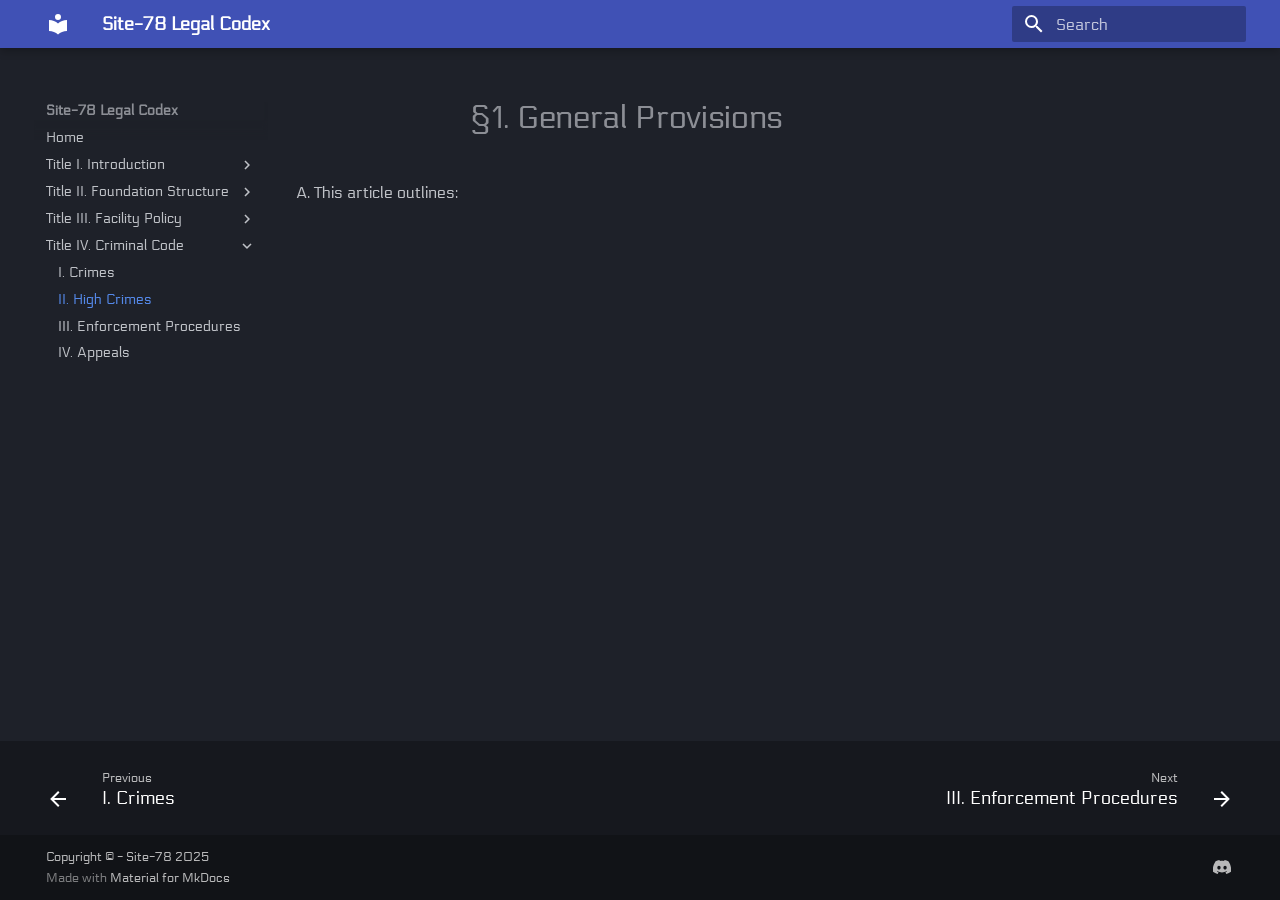
<file: Title IV. Criminal Code/II. High Crimes/index.html>
<!doctype html>
<html lang="en" class="no-js">
  <head>
    
      <meta charset="utf-8">
      <meta name="viewport" content="width=device-width,initial-scale=1">
      
      
      
        <link rel="canonical" href="https://site-78.github.io/Title%20IV.%20Criminal%20Code/II.%20High%20Crimes/">
      
      
        <link rel="prev" href="../I.%20Crimes/">
      
      
        <link rel="next" href="../III.%20Enforcement%20Procedures/">
      
      
      <link rel="icon" href="../../assets/SCPF_Logo.png">
      <meta name="generator" content="mkdocs-1.6.1, mkdocs-material-9.6.20">
    
    
      
        <title>II. High Crimes - Site-78 Legal Codex</title>
      
    
    
      <link rel="stylesheet" href="../../assets/stylesheets/main.e53b48f4.min.css">
      
        
        <link rel="stylesheet" href="../../assets/stylesheets/palette.06af60db.min.css">
      
      


    
    
      
    
    
      
        
        
        <link rel="preconnect" href="https://fonts.gstatic.com" crossorigin>
        <link rel="stylesheet" href="https://fonts.googleapis.com/css?family=Electrolize:300,300i,400,400i,700,700i%7CCourier+Prime:400,400i,700,700i&display=fallback">
        <style>:root{--md-text-font:"Electrolize";--md-code-font:"Courier Prime"}</style>
      
    
    
      <link rel="stylesheet" href="../../assets/stylesheets/extra.css">
    
    <script>__md_scope=new URL("../..",location),__md_hash=e=>[...e].reduce(((e,_)=>(e<<5)-e+_.charCodeAt(0)),0),__md_get=(e,_=localStorage,t=__md_scope)=>JSON.parse(_.getItem(t.pathname+"."+e)),__md_set=(e,_,t=localStorage,a=__md_scope)=>{try{t.setItem(a.pathname+"."+e,JSON.stringify(_))}catch(e){}}</script>
    
      

    
    
    
  </head>
  
  
    
    
    
    
    
    <body dir="ltr" data-md-color-scheme="slate" data-md-color-primary="indigo" data-md-color-accent="indigo">
  
    
    <input class="md-toggle" data-md-toggle="drawer" type="checkbox" id="__drawer" autocomplete="off">
    <input class="md-toggle" data-md-toggle="search" type="checkbox" id="__search" autocomplete="off">
    <label class="md-overlay" for="__drawer"></label>
    <div data-md-component="skip">
      
        
        <a href="#1-general-provisions" class="md-skip">
          Skip to content
        </a>
      
    </div>
    <div data-md-component="announce">
      
    </div>
    
    
      

  

<header class="md-header md-header--shadow" data-md-component="header">
  <nav class="md-header__inner md-grid" aria-label="Header">
    <a href="../.." title="Site-78 Legal Codex" class="md-header__button md-logo" aria-label="Site-78 Legal Codex" data-md-component="logo">
      
  
  <svg xmlns="http://www.w3.org/2000/svg" viewBox="0 0 24 24"><path d="M12 8a3 3 0 0 0 3-3 3 3 0 0 0-3-3 3 3 0 0 0-3 3 3 3 0 0 0 3 3m0 3.54C9.64 9.35 6.5 8 3 8v11c3.5 0 6.64 1.35 9 3.54 2.36-2.19 5.5-3.54 9-3.54V8c-3.5 0-6.64 1.35-9 3.54"/></svg>

    </a>
    <label class="md-header__button md-icon" for="__drawer">
      
      <svg xmlns="http://www.w3.org/2000/svg" viewBox="0 0 24 24"><path d="M3 6h18v2H3zm0 5h18v2H3zm0 5h18v2H3z"/></svg>
    </label>
    <div class="md-header__title" data-md-component="header-title">
      <div class="md-header__ellipsis">
        <div class="md-header__topic">
          <span class="md-ellipsis">
            Site-78 Legal Codex
          </span>
        </div>
        <div class="md-header__topic" data-md-component="header-topic">
          <span class="md-ellipsis">
            
              II. High Crimes
            
          </span>
        </div>
      </div>
    </div>
    
      
    
    
    
    
      
      
        <label class="md-header__button md-icon" for="__search">
          
          <svg xmlns="http://www.w3.org/2000/svg" viewBox="0 0 24 24"><path d="M9.5 3A6.5 6.5 0 0 1 16 9.5c0 1.61-.59 3.09-1.56 4.23l.27.27h.79l5 5-1.5 1.5-5-5v-.79l-.27-.27A6.52 6.52 0 0 1 9.5 16 6.5 6.5 0 0 1 3 9.5 6.5 6.5 0 0 1 9.5 3m0 2C7 5 5 7 5 9.5S7 14 9.5 14 14 12 14 9.5 12 5 9.5 5"/></svg>
        </label>
        <div class="md-search" data-md-component="search" role="dialog">
  <label class="md-search__overlay" for="__search"></label>
  <div class="md-search__inner" role="search">
    <form class="md-search__form" name="search">
      <input type="text" class="md-search__input" name="query" aria-label="Search" placeholder="Search" autocapitalize="off" autocorrect="off" autocomplete="off" spellcheck="false" data-md-component="search-query" required>
      <label class="md-search__icon md-icon" for="__search">
        
        <svg xmlns="http://www.w3.org/2000/svg" viewBox="0 0 24 24"><path d="M9.5 3A6.5 6.5 0 0 1 16 9.5c0 1.61-.59 3.09-1.56 4.23l.27.27h.79l5 5-1.5 1.5-5-5v-.79l-.27-.27A6.52 6.52 0 0 1 9.5 16 6.5 6.5 0 0 1 3 9.5 6.5 6.5 0 0 1 9.5 3m0 2C7 5 5 7 5 9.5S7 14 9.5 14 14 12 14 9.5 12 5 9.5 5"/></svg>
        
        <svg xmlns="http://www.w3.org/2000/svg" viewBox="0 0 24 24"><path d="M20 11v2H8l5.5 5.5-1.42 1.42L4.16 12l7.92-7.92L13.5 5.5 8 11z"/></svg>
      </label>
      <nav class="md-search__options" aria-label="Search">
        
        <button type="reset" class="md-search__icon md-icon" title="Clear" aria-label="Clear" tabindex="-1">
          
          <svg xmlns="http://www.w3.org/2000/svg" viewBox="0 0 24 24"><path d="M19 6.41 17.59 5 12 10.59 6.41 5 5 6.41 10.59 12 5 17.59 6.41 19 12 13.41 17.59 19 19 17.59 13.41 12z"/></svg>
        </button>
      </nav>
      
    </form>
    <div class="md-search__output">
      <div class="md-search__scrollwrap" tabindex="0" data-md-scrollfix>
        <div class="md-search-result" data-md-component="search-result">
          <div class="md-search-result__meta">
            Initializing search
          </div>
          <ol class="md-search-result__list" role="presentation"></ol>
        </div>
      </div>
    </div>
  </div>
</div>
      
    
    
  </nav>
  
</header>
    
    <div class="md-container" data-md-component="container">
      
      
        
          
        
      
      <main class="md-main" data-md-component="main">
        <div class="md-main__inner md-grid">
          
            
              
              <div class="md-sidebar md-sidebar--primary" data-md-component="sidebar" data-md-type="navigation" >
                <div class="md-sidebar__scrollwrap">
                  <div class="md-sidebar__inner">
                    



<nav class="md-nav md-nav--primary" aria-label="Navigation" data-md-level="0">
  <label class="md-nav__title" for="__drawer">
    <a href="../.." title="Site-78 Legal Codex" class="md-nav__button md-logo" aria-label="Site-78 Legal Codex" data-md-component="logo">
      
  
  <svg xmlns="http://www.w3.org/2000/svg" viewBox="0 0 24 24"><path d="M12 8a3 3 0 0 0 3-3 3 3 0 0 0-3-3 3 3 0 0 0-3 3 3 3 0 0 0 3 3m0 3.54C9.64 9.35 6.5 8 3 8v11c3.5 0 6.64 1.35 9 3.54 2.36-2.19 5.5-3.54 9-3.54V8c-3.5 0-6.64 1.35-9 3.54"/></svg>

    </a>
    Site-78 Legal Codex
  </label>
  
  <ul class="md-nav__list" data-md-scrollfix>
    
      
      
  
  
  
  
    <li class="md-nav__item">
      <a href="../.." class="md-nav__link">
        
  
  
  <span class="md-ellipsis">
    Home
    
  </span>
  

      </a>
    </li>
  

    
      
      
  
  
  
  
    
    
    
    
    
    <li class="md-nav__item md-nav__item--nested">
      
        
        
        <input class="md-nav__toggle md-toggle " type="checkbox" id="__nav_2" >
        
          
          <label class="md-nav__link" for="__nav_2" id="__nav_2_label" tabindex="0">
            
  
  
  <span class="md-ellipsis">
    Title I. Introduction
    
  </span>
  

            <span class="md-nav__icon md-icon"></span>
          </label>
        
        <nav class="md-nav" data-md-level="1" aria-labelledby="__nav_2_label" aria-expanded="false">
          <label class="md-nav__title" for="__nav_2">
            <span class="md-nav__icon md-icon"></span>
            Title I. Introduction
          </label>
          <ul class="md-nav__list" data-md-scrollfix>
            
              
                
  
  
  
  
    <li class="md-nav__item">
      <a href="../../Title%20I.%20Introduction/I.%20Purpose/" class="md-nav__link">
        
  
  
  <span class="md-ellipsis">
    I. Purpose
    
  </span>
  

      </a>
    </li>
  

              
            
              
                
  
  
  
  
    <li class="md-nav__item">
      <a href="../../Title%20I.%20Introduction/II.%20Rights/" class="md-nav__link">
        
  
  
  <span class="md-ellipsis">
    II. Rights
    
  </span>
  

      </a>
    </li>
  

              
            
          </ul>
        </nav>
      
    </li>
  

    
      
      
  
  
  
  
    
    
    
    
    
    <li class="md-nav__item md-nav__item--nested">
      
        
        
        <input class="md-nav__toggle md-toggle " type="checkbox" id="__nav_3" >
        
          
          <label class="md-nav__link" for="__nav_3" id="__nav_3_label" tabindex="0">
            
  
  
  <span class="md-ellipsis">
    Title II. Foundation Structure
    
  </span>
  

            <span class="md-nav__icon md-icon"></span>
          </label>
        
        <nav class="md-nav" data-md-level="1" aria-labelledby="__nav_3_label" aria-expanded="false">
          <label class="md-nav__title" for="__nav_3">
            <span class="md-nav__icon md-icon"></span>
            Title II. Foundation Structure
          </label>
          <ul class="md-nav__list" data-md-scrollfix>
            
              
                
  
  
  
  
    <li class="md-nav__item">
      <a href="../../Title%20II.%20Foundation%20Structure/I.%20Departments/" class="md-nav__link">
        
  
  
  <span class="md-ellipsis">
    I. Departments
    
  </span>
  

      </a>
    </li>
  

              
            
              
                
  
  
  
  
    <li class="md-nav__item">
      <a href="../../Title%20II.%20Foundation%20Structure/II.%20Foundation%20Administration/" class="md-nav__link">
        
  
  
  <span class="md-ellipsis">
    II. Foundation Administration
    
  </span>
  

      </a>
    </li>
  

              
            
          </ul>
        </nav>
      
    </li>
  

    
      
      
  
  
  
  
    
    
    
    
    
    <li class="md-nav__item md-nav__item--nested">
      
        
        
        <input class="md-nav__toggle md-toggle " type="checkbox" id="__nav_4" >
        
          
          <label class="md-nav__link" for="__nav_4" id="__nav_4_label" tabindex="0">
            
  
  
  <span class="md-ellipsis">
    Title III. Facility Policy
    
  </span>
  

            <span class="md-nav__icon md-icon"></span>
          </label>
        
        <nav class="md-nav" data-md-level="1" aria-labelledby="__nav_4_label" aria-expanded="false">
          <label class="md-nav__title" for="__nav_4">
            <span class="md-nav__icon md-icon"></span>
            Title III. Facility Policy
          </label>
          <ul class="md-nav__list" data-md-scrollfix>
            
              
                
  
  
  
  
    <li class="md-nav__item">
      <a href="../../Title%20III.%20Facility%20Policy/I.%20Dress%20Code/" class="md-nav__link">
        
  
  
  <span class="md-ellipsis">
    I. Dress Code
    
  </span>
  

      </a>
    </li>
  

              
            
          </ul>
        </nav>
      
    </li>
  

    
      
      
  
  
    
  
  
  
    
    
    
    
    
    <li class="md-nav__item md-nav__item--active md-nav__item--nested">
      
        
        
        <input class="md-nav__toggle md-toggle " type="checkbox" id="__nav_5" checked>
        
          
          <label class="md-nav__link" for="__nav_5" id="__nav_5_label" tabindex="0">
            
  
  
  <span class="md-ellipsis">
    Title IV. Criminal Code
    
  </span>
  

            <span class="md-nav__icon md-icon"></span>
          </label>
        
        <nav class="md-nav" data-md-level="1" aria-labelledby="__nav_5_label" aria-expanded="true">
          <label class="md-nav__title" for="__nav_5">
            <span class="md-nav__icon md-icon"></span>
            Title IV. Criminal Code
          </label>
          <ul class="md-nav__list" data-md-scrollfix>
            
              
                
  
  
  
  
    <li class="md-nav__item">
      <a href="../I.%20Crimes/" class="md-nav__link">
        
  
  
  <span class="md-ellipsis">
    I. Crimes
    
  </span>
  

      </a>
    </li>
  

              
            
              
                
  
  
    
  
  
  
    <li class="md-nav__item md-nav__item--active">
      
      <input class="md-nav__toggle md-toggle" type="checkbox" id="__toc">
      
      
        
      
      
      <a href="./" class="md-nav__link md-nav__link--active">
        
  
  
  <span class="md-ellipsis">
    II. High Crimes
    
  </span>
  

      </a>
      
    </li>
  

              
            
              
                
  
  
  
  
    <li class="md-nav__item">
      <a href="../III.%20Enforcement%20Procedures/" class="md-nav__link">
        
  
  
  <span class="md-ellipsis">
    III. Enforcement Procedures
    
  </span>
  

      </a>
    </li>
  

              
            
              
                
  
  
  
  
    <li class="md-nav__item">
      <a href="../IV.%20Appeals/" class="md-nav__link">
        
  
  
  <span class="md-ellipsis">
    IV. Appeals
    
  </span>
  

      </a>
    </li>
  

              
            
          </ul>
        </nav>
      
    </li>
  

    
  </ul>
</nav>
                  </div>
                </div>
              </div>
            
            
              
              <div class="md-sidebar md-sidebar--secondary" data-md-component="sidebar" data-md-type="toc" >
                <div class="md-sidebar__scrollwrap">
                  <div class="md-sidebar__inner">
                    

  

<nav class="md-nav md-nav--secondary" aria-label="On this page">
  
  
  
    
  
  
</nav>
                  </div>
                </div>
              </div>
            
          
          
            <div class="md-content" data-md-component="content">
              <article class="md-content__inner md-typeset">
                
                  



<h1 id="1-general-provisions">§1. General Provisions<a class="headerlink" href="#1-general-provisions" title="Permanent link">&para;</a></h1>
<p>A. This article outlines:</p>







  
  






                
              </article>
            </div>
          
          
<script>var target=document.getElementById(location.hash.slice(1));target&&target.name&&(target.checked=target.name.startsWith("__tabbed_"))</script>
        </div>
        
      </main>
      
        <footer class="md-footer">
  
    
      
      <nav class="md-footer__inner md-grid" aria-label="Footer" >
        
          
          <a href="../I.%20Crimes/" class="md-footer__link md-footer__link--prev" aria-label="Previous: I. Crimes">
            <div class="md-footer__button md-icon">
              
              <svg xmlns="http://www.w3.org/2000/svg" viewBox="0 0 24 24"><path d="M20 11v2H8l5.5 5.5-1.42 1.42L4.16 12l7.92-7.92L13.5 5.5 8 11z"/></svg>
            </div>
            <div class="md-footer__title">
              <span class="md-footer__direction">
                Previous
              </span>
              <div class="md-ellipsis">
                I. Crimes
              </div>
            </div>
          </a>
        
        
          
          <a href="../III.%20Enforcement%20Procedures/" class="md-footer__link md-footer__link--next" aria-label="Next: III. Enforcement Procedures">
            <div class="md-footer__title">
              <span class="md-footer__direction">
                Next
              </span>
              <div class="md-ellipsis">
                III. Enforcement Procedures
              </div>
            </div>
            <div class="md-footer__button md-icon">
              
              <svg xmlns="http://www.w3.org/2000/svg" viewBox="0 0 24 24"><path d="M4 11v2h12l-5.5 5.5 1.42 1.42L19.84 12l-7.92-7.92L10.5 5.5 16 11z"/></svg>
            </div>
          </a>
        
      </nav>
    
  
  <div class="md-footer-meta md-typeset">
    <div class="md-footer-meta__inner md-grid">
      <div class="md-copyright">
  
    <div class="md-copyright__highlight">
      Copyright &copy; - Site-78 2025
    </div>
  
  
    Made with
    <a href="https://squidfunk.github.io/mkdocs-material/" target="_blank" rel="noopener">
      Material for MkDocs
    </a>
  
</div>
      
        
<div class="md-social">
  
    
    
    
    
      
      
    
    <a href="https://discord.gg/" target="_blank" rel="noopener" title="discord.gg" class="md-social__link">
      <svg xmlns="http://www.w3.org/2000/svg" viewBox="0 0 576 512"><!--! Font Awesome Free 7.0.0 by @fontawesome - https://fontawesome.com License - https://fontawesome.com/license/free (Icons: CC BY 4.0, Fonts: SIL OFL 1.1, Code: MIT License) Copyright 2025 Fonticons, Inc.--><path d="M492.5 69.8c-.2-.3-.4-.6-.8-.7-38.1-17.5-78.4-30-119.7-37.1-.4-.1-.8 0-1.1.1s-.6.4-.8.8c-5.5 9.9-10.5 20.2-14.9 30.6-44.6-6.8-89.9-6.8-134.4 0-4.5-10.5-9.5-20.7-15.1-30.6-.2-.3-.5-.6-.8-.8s-.7-.2-1.1-.2C162.5 39 122.2 51.5 84.1 69c-.3.1-.6.4-.8.7C7.1 183.5-13.8 294.6-3.6 404.2c0 .3.1.5.2.8s.3.4.5.6c44.4 32.9 94 58 146.8 74.2.4.1.8.1 1.1 0s.7-.4.9-.7c11.3-15.4 21.4-31.8 30-48.8.1-.2.2-.5.2-.8s0-.5-.1-.8-.2-.5-.4-.6-.4-.3-.7-.4c-15.8-6.1-31.2-13.4-45.9-21.9-.3-.2-.5-.4-.7-.6s-.3-.6-.3-.9 0-.6.2-.9.3-.5.6-.7c3.1-2.3 6.2-4.7 9.1-7.1.3-.2.6-.4.9-.4s.7 0 1 .1c96.2 43.9 200.4 43.9 295.5 0 .3-.1.7-.2 1-.2s.7.2.9.4c2.9 2.4 6 4.9 9.1 7.2.2.2.4.4.6.7s.2.6.2.9-.1.6-.3.9-.4.5-.6.6c-14.7 8.6-30 15.9-45.9 21.8-.2.1-.5.2-.7.4s-.3.4-.4.7-.1.5-.1.8.1.5.2.8c8.8 17 18.8 33.3 30 48.8.2.3.6.6.9.7s.8.1 1.1 0c52.9-16.2 102.6-41.3 147.1-74.2.2-.2.4-.4.5-.6s.2-.5.2-.8c12.3-126.8-20.5-236.9-86.9-334.5zm-302 267.7c-29 0-52.8-26.6-52.8-59.2s23.4-59.2 52.8-59.2c29.7 0 53.3 26.8 52.8 59.2 0 32.7-23.4 59.2-52.8 59.2m195.4 0c-29 0-52.8-26.6-52.8-59.2s23.4-59.2 52.8-59.2c29.7 0 53.3 26.8 52.8 59.2 0 32.7-23.2 59.2-52.8 59.2"/></svg>
    </a>
  
</div>
      
    </div>
  </div>
</footer>
      
    </div>
    <div class="md-dialog" data-md-component="dialog">
      <div class="md-dialog__inner md-typeset"></div>
    </div>
    
    
    
      
      <script id="__config" type="application/json">{"base": "../..", "features": ["navigation.footer", "navigation.tracking", "toc.follow"], "search": "../../assets/javascripts/workers/search.973d3a69.min.js", "tags": null, "translations": {"clipboard.copied": "Copied to clipboard", "clipboard.copy": "Copy to clipboard", "search.result.more.one": "1 more on this page", "search.result.more.other": "# more on this page", "search.result.none": "No matching documents", "search.result.one": "1 matching document", "search.result.other": "# matching documents", "search.result.placeholder": "Type to start searching", "search.result.term.missing": "Missing", "select.version": "Select version"}, "version": null}</script>
    
    
      <script src="../../assets/javascripts/bundle.f55a23d4.min.js"></script>
      
    
  </body>
</html>
</file>
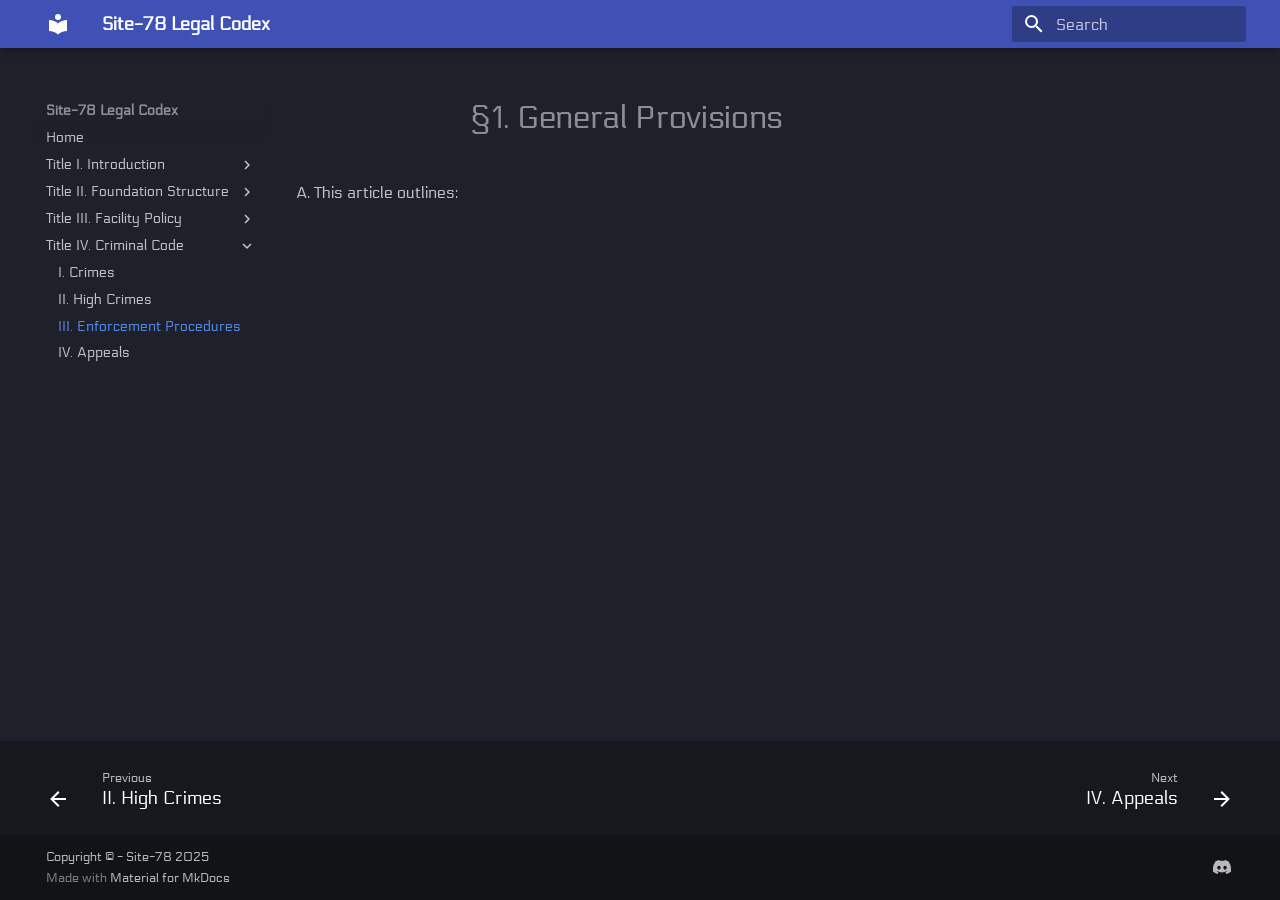
<file: Title IV. Criminal Code/III. Enforcement Procedures/index.html>
<!doctype html>
<html lang="en" class="no-js">
  <head>
    
      <meta charset="utf-8">
      <meta name="viewport" content="width=device-width,initial-scale=1">
      
      
      
        <link rel="canonical" href="https://site-78.github.io/Title%20IV.%20Criminal%20Code/III.%20Enforcement%20Procedures/">
      
      
        <link rel="prev" href="../II.%20High%20Crimes/">
      
      
        <link rel="next" href="../IV.%20Appeals/">
      
      
      <link rel="icon" href="../../assets/SCPF_Logo.png">
      <meta name="generator" content="mkdocs-1.6.1, mkdocs-material-9.6.20">
    
    
      
        <title>III. Enforcement Procedures - Site-78 Legal Codex</title>
      
    
    
      <link rel="stylesheet" href="../../assets/stylesheets/main.e53b48f4.min.css">
      
        
        <link rel="stylesheet" href="../../assets/stylesheets/palette.06af60db.min.css">
      
      


    
    
      
    
    
      
        
        
        <link rel="preconnect" href="https://fonts.gstatic.com" crossorigin>
        <link rel="stylesheet" href="https://fonts.googleapis.com/css?family=Electrolize:300,300i,400,400i,700,700i%7CCourier+Prime:400,400i,700,700i&display=fallback">
        <style>:root{--md-text-font:"Electrolize";--md-code-font:"Courier Prime"}</style>
      
    
    
      <link rel="stylesheet" href="../../assets/stylesheets/extra.css">
    
    <script>__md_scope=new URL("../..",location),__md_hash=e=>[...e].reduce(((e,_)=>(e<<5)-e+_.charCodeAt(0)),0),__md_get=(e,_=localStorage,t=__md_scope)=>JSON.parse(_.getItem(t.pathname+"."+e)),__md_set=(e,_,t=localStorage,a=__md_scope)=>{try{t.setItem(a.pathname+"."+e,JSON.stringify(_))}catch(e){}}</script>
    
      

    
    
    
  </head>
  
  
    
    
    
    
    
    <body dir="ltr" data-md-color-scheme="slate" data-md-color-primary="indigo" data-md-color-accent="indigo">
  
    
    <input class="md-toggle" data-md-toggle="drawer" type="checkbox" id="__drawer" autocomplete="off">
    <input class="md-toggle" data-md-toggle="search" type="checkbox" id="__search" autocomplete="off">
    <label class="md-overlay" for="__drawer"></label>
    <div data-md-component="skip">
      
        
        <a href="#1-general-provisions" class="md-skip">
          Skip to content
        </a>
      
    </div>
    <div data-md-component="announce">
      
    </div>
    
    
      

  

<header class="md-header md-header--shadow" data-md-component="header">
  <nav class="md-header__inner md-grid" aria-label="Header">
    <a href="../.." title="Site-78 Legal Codex" class="md-header__button md-logo" aria-label="Site-78 Legal Codex" data-md-component="logo">
      
  
  <svg xmlns="http://www.w3.org/2000/svg" viewBox="0 0 24 24"><path d="M12 8a3 3 0 0 0 3-3 3 3 0 0 0-3-3 3 3 0 0 0-3 3 3 3 0 0 0 3 3m0 3.54C9.64 9.35 6.5 8 3 8v11c3.5 0 6.64 1.35 9 3.54 2.36-2.19 5.5-3.54 9-3.54V8c-3.5 0-6.64 1.35-9 3.54"/></svg>

    </a>
    <label class="md-header__button md-icon" for="__drawer">
      
      <svg xmlns="http://www.w3.org/2000/svg" viewBox="0 0 24 24"><path d="M3 6h18v2H3zm0 5h18v2H3zm0 5h18v2H3z"/></svg>
    </label>
    <div class="md-header__title" data-md-component="header-title">
      <div class="md-header__ellipsis">
        <div class="md-header__topic">
          <span class="md-ellipsis">
            Site-78 Legal Codex
          </span>
        </div>
        <div class="md-header__topic" data-md-component="header-topic">
          <span class="md-ellipsis">
            
              III. Enforcement Procedures
            
          </span>
        </div>
      </div>
    </div>
    
      
    
    
    
    
      
      
        <label class="md-header__button md-icon" for="__search">
          
          <svg xmlns="http://www.w3.org/2000/svg" viewBox="0 0 24 24"><path d="M9.5 3A6.5 6.5 0 0 1 16 9.5c0 1.61-.59 3.09-1.56 4.23l.27.27h.79l5 5-1.5 1.5-5-5v-.79l-.27-.27A6.52 6.52 0 0 1 9.5 16 6.5 6.5 0 0 1 3 9.5 6.5 6.5 0 0 1 9.5 3m0 2C7 5 5 7 5 9.5S7 14 9.5 14 14 12 14 9.5 12 5 9.5 5"/></svg>
        </label>
        <div class="md-search" data-md-component="search" role="dialog">
  <label class="md-search__overlay" for="__search"></label>
  <div class="md-search__inner" role="search">
    <form class="md-search__form" name="search">
      <input type="text" class="md-search__input" name="query" aria-label="Search" placeholder="Search" autocapitalize="off" autocorrect="off" autocomplete="off" spellcheck="false" data-md-component="search-query" required>
      <label class="md-search__icon md-icon" for="__search">
        
        <svg xmlns="http://www.w3.org/2000/svg" viewBox="0 0 24 24"><path d="M9.5 3A6.5 6.5 0 0 1 16 9.5c0 1.61-.59 3.09-1.56 4.23l.27.27h.79l5 5-1.5 1.5-5-5v-.79l-.27-.27A6.52 6.52 0 0 1 9.5 16 6.5 6.5 0 0 1 3 9.5 6.5 6.5 0 0 1 9.5 3m0 2C7 5 5 7 5 9.5S7 14 9.5 14 14 12 14 9.5 12 5 9.5 5"/></svg>
        
        <svg xmlns="http://www.w3.org/2000/svg" viewBox="0 0 24 24"><path d="M20 11v2H8l5.5 5.5-1.42 1.42L4.16 12l7.92-7.92L13.5 5.5 8 11z"/></svg>
      </label>
      <nav class="md-search__options" aria-label="Search">
        
        <button type="reset" class="md-search__icon md-icon" title="Clear" aria-label="Clear" tabindex="-1">
          
          <svg xmlns="http://www.w3.org/2000/svg" viewBox="0 0 24 24"><path d="M19 6.41 17.59 5 12 10.59 6.41 5 5 6.41 10.59 12 5 17.59 6.41 19 12 13.41 17.59 19 19 17.59 13.41 12z"/></svg>
        </button>
      </nav>
      
    </form>
    <div class="md-search__output">
      <div class="md-search__scrollwrap" tabindex="0" data-md-scrollfix>
        <div class="md-search-result" data-md-component="search-result">
          <div class="md-search-result__meta">
            Initializing search
          </div>
          <ol class="md-search-result__list" role="presentation"></ol>
        </div>
      </div>
    </div>
  </div>
</div>
      
    
    
  </nav>
  
</header>
    
    <div class="md-container" data-md-component="container">
      
      
        
          
        
      
      <main class="md-main" data-md-component="main">
        <div class="md-main__inner md-grid">
          
            
              
              <div class="md-sidebar md-sidebar--primary" data-md-component="sidebar" data-md-type="navigation" >
                <div class="md-sidebar__scrollwrap">
                  <div class="md-sidebar__inner">
                    



<nav class="md-nav md-nav--primary" aria-label="Navigation" data-md-level="0">
  <label class="md-nav__title" for="__drawer">
    <a href="../.." title="Site-78 Legal Codex" class="md-nav__button md-logo" aria-label="Site-78 Legal Codex" data-md-component="logo">
      
  
  <svg xmlns="http://www.w3.org/2000/svg" viewBox="0 0 24 24"><path d="M12 8a3 3 0 0 0 3-3 3 3 0 0 0-3-3 3 3 0 0 0-3 3 3 3 0 0 0 3 3m0 3.54C9.64 9.35 6.5 8 3 8v11c3.5 0 6.64 1.35 9 3.54 2.36-2.19 5.5-3.54 9-3.54V8c-3.5 0-6.64 1.35-9 3.54"/></svg>

    </a>
    Site-78 Legal Codex
  </label>
  
  <ul class="md-nav__list" data-md-scrollfix>
    
      
      
  
  
  
  
    <li class="md-nav__item">
      <a href="../.." class="md-nav__link">
        
  
  
  <span class="md-ellipsis">
    Home
    
  </span>
  

      </a>
    </li>
  

    
      
      
  
  
  
  
    
    
    
    
    
    <li class="md-nav__item md-nav__item--nested">
      
        
        
        <input class="md-nav__toggle md-toggle " type="checkbox" id="__nav_2" >
        
          
          <label class="md-nav__link" for="__nav_2" id="__nav_2_label" tabindex="0">
            
  
  
  <span class="md-ellipsis">
    Title I. Introduction
    
  </span>
  

            <span class="md-nav__icon md-icon"></span>
          </label>
        
        <nav class="md-nav" data-md-level="1" aria-labelledby="__nav_2_label" aria-expanded="false">
          <label class="md-nav__title" for="__nav_2">
            <span class="md-nav__icon md-icon"></span>
            Title I. Introduction
          </label>
          <ul class="md-nav__list" data-md-scrollfix>
            
              
                
  
  
  
  
    <li class="md-nav__item">
      <a href="../../Title%20I.%20Introduction/I.%20Purpose/" class="md-nav__link">
        
  
  
  <span class="md-ellipsis">
    I. Purpose
    
  </span>
  

      </a>
    </li>
  

              
            
              
                
  
  
  
  
    <li class="md-nav__item">
      <a href="../../Title%20I.%20Introduction/II.%20Rights/" class="md-nav__link">
        
  
  
  <span class="md-ellipsis">
    II. Rights
    
  </span>
  

      </a>
    </li>
  

              
            
          </ul>
        </nav>
      
    </li>
  

    
      
      
  
  
  
  
    
    
    
    
    
    <li class="md-nav__item md-nav__item--nested">
      
        
        
        <input class="md-nav__toggle md-toggle " type="checkbox" id="__nav_3" >
        
          
          <label class="md-nav__link" for="__nav_3" id="__nav_3_label" tabindex="0">
            
  
  
  <span class="md-ellipsis">
    Title II. Foundation Structure
    
  </span>
  

            <span class="md-nav__icon md-icon"></span>
          </label>
        
        <nav class="md-nav" data-md-level="1" aria-labelledby="__nav_3_label" aria-expanded="false">
          <label class="md-nav__title" for="__nav_3">
            <span class="md-nav__icon md-icon"></span>
            Title II. Foundation Structure
          </label>
          <ul class="md-nav__list" data-md-scrollfix>
            
              
                
  
  
  
  
    <li class="md-nav__item">
      <a href="../../Title%20II.%20Foundation%20Structure/I.%20Departments/" class="md-nav__link">
        
  
  
  <span class="md-ellipsis">
    I. Departments
    
  </span>
  

      </a>
    </li>
  

              
            
              
                
  
  
  
  
    <li class="md-nav__item">
      <a href="../../Title%20II.%20Foundation%20Structure/II.%20Foundation%20Administration/" class="md-nav__link">
        
  
  
  <span class="md-ellipsis">
    II. Foundation Administration
    
  </span>
  

      </a>
    </li>
  

              
            
          </ul>
        </nav>
      
    </li>
  

    
      
      
  
  
  
  
    
    
    
    
    
    <li class="md-nav__item md-nav__item--nested">
      
        
        
        <input class="md-nav__toggle md-toggle " type="checkbox" id="__nav_4" >
        
          
          <label class="md-nav__link" for="__nav_4" id="__nav_4_label" tabindex="0">
            
  
  
  <span class="md-ellipsis">
    Title III. Facility Policy
    
  </span>
  

            <span class="md-nav__icon md-icon"></span>
          </label>
        
        <nav class="md-nav" data-md-level="1" aria-labelledby="__nav_4_label" aria-expanded="false">
          <label class="md-nav__title" for="__nav_4">
            <span class="md-nav__icon md-icon"></span>
            Title III. Facility Policy
          </label>
          <ul class="md-nav__list" data-md-scrollfix>
            
              
                
  
  
  
  
    <li class="md-nav__item">
      <a href="../../Title%20III.%20Facility%20Policy/I.%20Dress%20Code/" class="md-nav__link">
        
  
  
  <span class="md-ellipsis">
    I. Dress Code
    
  </span>
  

      </a>
    </li>
  

              
            
          </ul>
        </nav>
      
    </li>
  

    
      
      
  
  
    
  
  
  
    
    
    
    
    
    <li class="md-nav__item md-nav__item--active md-nav__item--nested">
      
        
        
        <input class="md-nav__toggle md-toggle " type="checkbox" id="__nav_5" checked>
        
          
          <label class="md-nav__link" for="__nav_5" id="__nav_5_label" tabindex="0">
            
  
  
  <span class="md-ellipsis">
    Title IV. Criminal Code
    
  </span>
  

            <span class="md-nav__icon md-icon"></span>
          </label>
        
        <nav class="md-nav" data-md-level="1" aria-labelledby="__nav_5_label" aria-expanded="true">
          <label class="md-nav__title" for="__nav_5">
            <span class="md-nav__icon md-icon"></span>
            Title IV. Criminal Code
          </label>
          <ul class="md-nav__list" data-md-scrollfix>
            
              
                
  
  
  
  
    <li class="md-nav__item">
      <a href="../I.%20Crimes/" class="md-nav__link">
        
  
  
  <span class="md-ellipsis">
    I. Crimes
    
  </span>
  

      </a>
    </li>
  

              
            
              
                
  
  
  
  
    <li class="md-nav__item">
      <a href="../II.%20High%20Crimes/" class="md-nav__link">
        
  
  
  <span class="md-ellipsis">
    II. High Crimes
    
  </span>
  

      </a>
    </li>
  

              
            
              
                
  
  
    
  
  
  
    <li class="md-nav__item md-nav__item--active">
      
      <input class="md-nav__toggle md-toggle" type="checkbox" id="__toc">
      
      
        
      
      
      <a href="./" class="md-nav__link md-nav__link--active">
        
  
  
  <span class="md-ellipsis">
    III. Enforcement Procedures
    
  </span>
  

      </a>
      
    </li>
  

              
            
              
                
  
  
  
  
    <li class="md-nav__item">
      <a href="../IV.%20Appeals/" class="md-nav__link">
        
  
  
  <span class="md-ellipsis">
    IV. Appeals
    
  </span>
  

      </a>
    </li>
  

              
            
          </ul>
        </nav>
      
    </li>
  

    
  </ul>
</nav>
                  </div>
                </div>
              </div>
            
            
              
              <div class="md-sidebar md-sidebar--secondary" data-md-component="sidebar" data-md-type="toc" >
                <div class="md-sidebar__scrollwrap">
                  <div class="md-sidebar__inner">
                    

  

<nav class="md-nav md-nav--secondary" aria-label="On this page">
  
  
  
    
  
  
</nav>
                  </div>
                </div>
              </div>
            
          
          
            <div class="md-content" data-md-component="content">
              <article class="md-content__inner md-typeset">
                
                  



<h1 id="1-general-provisions">§1. General Provisions<a class="headerlink" href="#1-general-provisions" title="Permanent link">&para;</a></h1>
<p>A. This article outlines:</p>







  
  






                
              </article>
            </div>
          
          
<script>var target=document.getElementById(location.hash.slice(1));target&&target.name&&(target.checked=target.name.startsWith("__tabbed_"))</script>
        </div>
        
      </main>
      
        <footer class="md-footer">
  
    
      
      <nav class="md-footer__inner md-grid" aria-label="Footer" >
        
          
          <a href="../II.%20High%20Crimes/" class="md-footer__link md-footer__link--prev" aria-label="Previous: II. High Crimes">
            <div class="md-footer__button md-icon">
              
              <svg xmlns="http://www.w3.org/2000/svg" viewBox="0 0 24 24"><path d="M20 11v2H8l5.5 5.5-1.42 1.42L4.16 12l7.92-7.92L13.5 5.5 8 11z"/></svg>
            </div>
            <div class="md-footer__title">
              <span class="md-footer__direction">
                Previous
              </span>
              <div class="md-ellipsis">
                II. High Crimes
              </div>
            </div>
          </a>
        
        
          
          <a href="../IV.%20Appeals/" class="md-footer__link md-footer__link--next" aria-label="Next: IV. Appeals">
            <div class="md-footer__title">
              <span class="md-footer__direction">
                Next
              </span>
              <div class="md-ellipsis">
                IV. Appeals
              </div>
            </div>
            <div class="md-footer__button md-icon">
              
              <svg xmlns="http://www.w3.org/2000/svg" viewBox="0 0 24 24"><path d="M4 11v2h12l-5.5 5.5 1.42 1.42L19.84 12l-7.92-7.92L10.5 5.5 16 11z"/></svg>
            </div>
          </a>
        
      </nav>
    
  
  <div class="md-footer-meta md-typeset">
    <div class="md-footer-meta__inner md-grid">
      <div class="md-copyright">
  
    <div class="md-copyright__highlight">
      Copyright &copy; - Site-78 2025
    </div>
  
  
    Made with
    <a href="https://squidfunk.github.io/mkdocs-material/" target="_blank" rel="noopener">
      Material for MkDocs
    </a>
  
</div>
      
        
<div class="md-social">
  
    
    
    
    
      
      
    
    <a href="https://discord.gg/" target="_blank" rel="noopener" title="discord.gg" class="md-social__link">
      <svg xmlns="http://www.w3.org/2000/svg" viewBox="0 0 576 512"><!--! Font Awesome Free 7.0.0 by @fontawesome - https://fontawesome.com License - https://fontawesome.com/license/free (Icons: CC BY 4.0, Fonts: SIL OFL 1.1, Code: MIT License) Copyright 2025 Fonticons, Inc.--><path d="M492.5 69.8c-.2-.3-.4-.6-.8-.7-38.1-17.5-78.4-30-119.7-37.1-.4-.1-.8 0-1.1.1s-.6.4-.8.8c-5.5 9.9-10.5 20.2-14.9 30.6-44.6-6.8-89.9-6.8-134.4 0-4.5-10.5-9.5-20.7-15.1-30.6-.2-.3-.5-.6-.8-.8s-.7-.2-1.1-.2C162.5 39 122.2 51.5 84.1 69c-.3.1-.6.4-.8.7C7.1 183.5-13.8 294.6-3.6 404.2c0 .3.1.5.2.8s.3.4.5.6c44.4 32.9 94 58 146.8 74.2.4.1.8.1 1.1 0s.7-.4.9-.7c11.3-15.4 21.4-31.8 30-48.8.1-.2.2-.5.2-.8s0-.5-.1-.8-.2-.5-.4-.6-.4-.3-.7-.4c-15.8-6.1-31.2-13.4-45.9-21.9-.3-.2-.5-.4-.7-.6s-.3-.6-.3-.9 0-.6.2-.9.3-.5.6-.7c3.1-2.3 6.2-4.7 9.1-7.1.3-.2.6-.4.9-.4s.7 0 1 .1c96.2 43.9 200.4 43.9 295.5 0 .3-.1.7-.2 1-.2s.7.2.9.4c2.9 2.4 6 4.9 9.1 7.2.2.2.4.4.6.7s.2.6.2.9-.1.6-.3.9-.4.5-.6.6c-14.7 8.6-30 15.9-45.9 21.8-.2.1-.5.2-.7.4s-.3.4-.4.7-.1.5-.1.8.1.5.2.8c8.8 17 18.8 33.3 30 48.8.2.3.6.6.9.7s.8.1 1.1 0c52.9-16.2 102.6-41.3 147.1-74.2.2-.2.4-.4.5-.6s.2-.5.2-.8c12.3-126.8-20.5-236.9-86.9-334.5zm-302 267.7c-29 0-52.8-26.6-52.8-59.2s23.4-59.2 52.8-59.2c29.7 0 53.3 26.8 52.8 59.2 0 32.7-23.4 59.2-52.8 59.2m195.4 0c-29 0-52.8-26.6-52.8-59.2s23.4-59.2 52.8-59.2c29.7 0 53.3 26.8 52.8 59.2 0 32.7-23.2 59.2-52.8 59.2"/></svg>
    </a>
  
</div>
      
    </div>
  </div>
</footer>
      
    </div>
    <div class="md-dialog" data-md-component="dialog">
      <div class="md-dialog__inner md-typeset"></div>
    </div>
    
    
    
      
      <script id="__config" type="application/json">{"base": "../..", "features": ["navigation.footer", "navigation.tracking", "toc.follow"], "search": "../../assets/javascripts/workers/search.973d3a69.min.js", "tags": null, "translations": {"clipboard.copied": "Copied to clipboard", "clipboard.copy": "Copy to clipboard", "search.result.more.one": "1 more on this page", "search.result.more.other": "# more on this page", "search.result.none": "No matching documents", "search.result.one": "1 matching document", "search.result.other": "# matching documents", "search.result.placeholder": "Type to start searching", "search.result.term.missing": "Missing", "select.version": "Select version"}, "version": null}</script>
    
    
      <script src="../../assets/javascripts/bundle.f55a23d4.min.js"></script>
      
    
  </body>
</html>
</file>
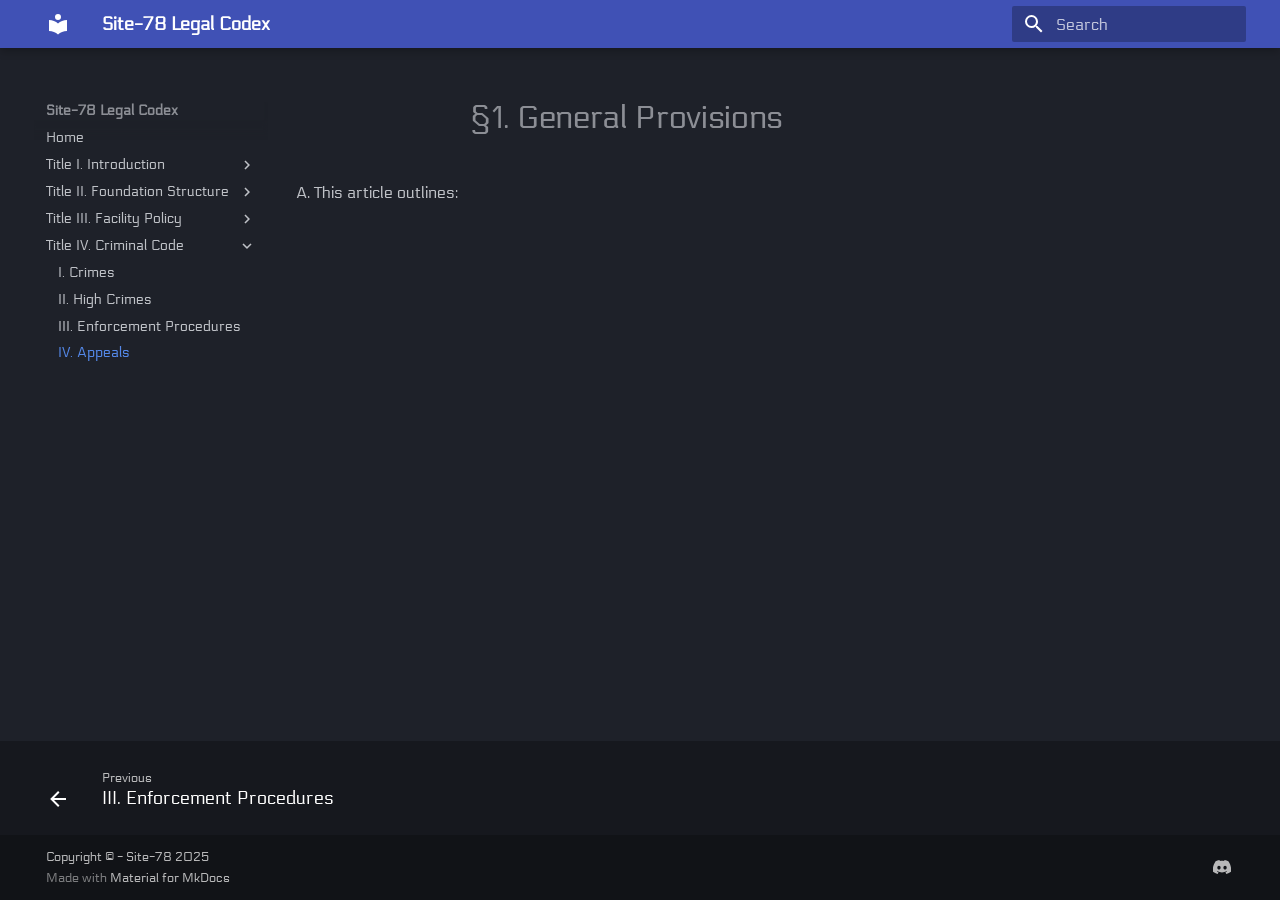
<file: Title IV. Criminal Code/IV. Appeals/index.html>
<!doctype html>
<html lang="en" class="no-js">
  <head>
    
      <meta charset="utf-8">
      <meta name="viewport" content="width=device-width,initial-scale=1">
      
      
      
        <link rel="canonical" href="https://site-78.github.io/Title%20IV.%20Criminal%20Code/IV.%20Appeals/">
      
      
        <link rel="prev" href="../III.%20Enforcement%20Procedures/">
      
      
      
      <link rel="icon" href="../../assets/SCPF_Logo.png">
      <meta name="generator" content="mkdocs-1.6.1, mkdocs-material-9.6.20">
    
    
      
        <title>IV. Appeals - Site-78 Legal Codex</title>
      
    
    
      <link rel="stylesheet" href="../../assets/stylesheets/main.e53b48f4.min.css">
      
        
        <link rel="stylesheet" href="../../assets/stylesheets/palette.06af60db.min.css">
      
      


    
    
      
    
    
      
        
        
        <link rel="preconnect" href="https://fonts.gstatic.com" crossorigin>
        <link rel="stylesheet" href="https://fonts.googleapis.com/css?family=Electrolize:300,300i,400,400i,700,700i%7CCourier+Prime:400,400i,700,700i&display=fallback">
        <style>:root{--md-text-font:"Electrolize";--md-code-font:"Courier Prime"}</style>
      
    
    
      <link rel="stylesheet" href="../../assets/stylesheets/extra.css">
    
    <script>__md_scope=new URL("../..",location),__md_hash=e=>[...e].reduce(((e,_)=>(e<<5)-e+_.charCodeAt(0)),0),__md_get=(e,_=localStorage,t=__md_scope)=>JSON.parse(_.getItem(t.pathname+"."+e)),__md_set=(e,_,t=localStorage,a=__md_scope)=>{try{t.setItem(a.pathname+"."+e,JSON.stringify(_))}catch(e){}}</script>
    
      

    
    
    
  </head>
  
  
    
    
    
    
    
    <body dir="ltr" data-md-color-scheme="slate" data-md-color-primary="indigo" data-md-color-accent="indigo">
  
    
    <input class="md-toggle" data-md-toggle="drawer" type="checkbox" id="__drawer" autocomplete="off">
    <input class="md-toggle" data-md-toggle="search" type="checkbox" id="__search" autocomplete="off">
    <label class="md-overlay" for="__drawer"></label>
    <div data-md-component="skip">
      
        
        <a href="#1-general-provisions" class="md-skip">
          Skip to content
        </a>
      
    </div>
    <div data-md-component="announce">
      
    </div>
    
    
      

  

<header class="md-header md-header--shadow" data-md-component="header">
  <nav class="md-header__inner md-grid" aria-label="Header">
    <a href="../.." title="Site-78 Legal Codex" class="md-header__button md-logo" aria-label="Site-78 Legal Codex" data-md-component="logo">
      
  
  <svg xmlns="http://www.w3.org/2000/svg" viewBox="0 0 24 24"><path d="M12 8a3 3 0 0 0 3-3 3 3 0 0 0-3-3 3 3 0 0 0-3 3 3 3 0 0 0 3 3m0 3.54C9.64 9.35 6.5 8 3 8v11c3.5 0 6.64 1.35 9 3.54 2.36-2.19 5.5-3.54 9-3.54V8c-3.5 0-6.64 1.35-9 3.54"/></svg>

    </a>
    <label class="md-header__button md-icon" for="__drawer">
      
      <svg xmlns="http://www.w3.org/2000/svg" viewBox="0 0 24 24"><path d="M3 6h18v2H3zm0 5h18v2H3zm0 5h18v2H3z"/></svg>
    </label>
    <div class="md-header__title" data-md-component="header-title">
      <div class="md-header__ellipsis">
        <div class="md-header__topic">
          <span class="md-ellipsis">
            Site-78 Legal Codex
          </span>
        </div>
        <div class="md-header__topic" data-md-component="header-topic">
          <span class="md-ellipsis">
            
              IV. Appeals
            
          </span>
        </div>
      </div>
    </div>
    
      
    
    
    
    
      
      
        <label class="md-header__button md-icon" for="__search">
          
          <svg xmlns="http://www.w3.org/2000/svg" viewBox="0 0 24 24"><path d="M9.5 3A6.5 6.5 0 0 1 16 9.5c0 1.61-.59 3.09-1.56 4.23l.27.27h.79l5 5-1.5 1.5-5-5v-.79l-.27-.27A6.52 6.52 0 0 1 9.5 16 6.5 6.5 0 0 1 3 9.5 6.5 6.5 0 0 1 9.5 3m0 2C7 5 5 7 5 9.5S7 14 9.5 14 14 12 14 9.5 12 5 9.5 5"/></svg>
        </label>
        <div class="md-search" data-md-component="search" role="dialog">
  <label class="md-search__overlay" for="__search"></label>
  <div class="md-search__inner" role="search">
    <form class="md-search__form" name="search">
      <input type="text" class="md-search__input" name="query" aria-label="Search" placeholder="Search" autocapitalize="off" autocorrect="off" autocomplete="off" spellcheck="false" data-md-component="search-query" required>
      <label class="md-search__icon md-icon" for="__search">
        
        <svg xmlns="http://www.w3.org/2000/svg" viewBox="0 0 24 24"><path d="M9.5 3A6.5 6.5 0 0 1 16 9.5c0 1.61-.59 3.09-1.56 4.23l.27.27h.79l5 5-1.5 1.5-5-5v-.79l-.27-.27A6.52 6.52 0 0 1 9.5 16 6.5 6.5 0 0 1 3 9.5 6.5 6.5 0 0 1 9.5 3m0 2C7 5 5 7 5 9.5S7 14 9.5 14 14 12 14 9.5 12 5 9.5 5"/></svg>
        
        <svg xmlns="http://www.w3.org/2000/svg" viewBox="0 0 24 24"><path d="M20 11v2H8l5.5 5.5-1.42 1.42L4.16 12l7.92-7.92L13.5 5.5 8 11z"/></svg>
      </label>
      <nav class="md-search__options" aria-label="Search">
        
        <button type="reset" class="md-search__icon md-icon" title="Clear" aria-label="Clear" tabindex="-1">
          
          <svg xmlns="http://www.w3.org/2000/svg" viewBox="0 0 24 24"><path d="M19 6.41 17.59 5 12 10.59 6.41 5 5 6.41 10.59 12 5 17.59 6.41 19 12 13.41 17.59 19 19 17.59 13.41 12z"/></svg>
        </button>
      </nav>
      
    </form>
    <div class="md-search__output">
      <div class="md-search__scrollwrap" tabindex="0" data-md-scrollfix>
        <div class="md-search-result" data-md-component="search-result">
          <div class="md-search-result__meta">
            Initializing search
          </div>
          <ol class="md-search-result__list" role="presentation"></ol>
        </div>
      </div>
    </div>
  </div>
</div>
      
    
    
  </nav>
  
</header>
    
    <div class="md-container" data-md-component="container">
      
      
        
          
        
      
      <main class="md-main" data-md-component="main">
        <div class="md-main__inner md-grid">
          
            
              
              <div class="md-sidebar md-sidebar--primary" data-md-component="sidebar" data-md-type="navigation" >
                <div class="md-sidebar__scrollwrap">
                  <div class="md-sidebar__inner">
                    



<nav class="md-nav md-nav--primary" aria-label="Navigation" data-md-level="0">
  <label class="md-nav__title" for="__drawer">
    <a href="../.." title="Site-78 Legal Codex" class="md-nav__button md-logo" aria-label="Site-78 Legal Codex" data-md-component="logo">
      
  
  <svg xmlns="http://www.w3.org/2000/svg" viewBox="0 0 24 24"><path d="M12 8a3 3 0 0 0 3-3 3 3 0 0 0-3-3 3 3 0 0 0-3 3 3 3 0 0 0 3 3m0 3.54C9.64 9.35 6.5 8 3 8v11c3.5 0 6.64 1.35 9 3.54 2.36-2.19 5.5-3.54 9-3.54V8c-3.5 0-6.64 1.35-9 3.54"/></svg>

    </a>
    Site-78 Legal Codex
  </label>
  
  <ul class="md-nav__list" data-md-scrollfix>
    
      
      
  
  
  
  
    <li class="md-nav__item">
      <a href="../.." class="md-nav__link">
        
  
  
  <span class="md-ellipsis">
    Home
    
  </span>
  

      </a>
    </li>
  

    
      
      
  
  
  
  
    
    
    
    
    
    <li class="md-nav__item md-nav__item--nested">
      
        
        
        <input class="md-nav__toggle md-toggle " type="checkbox" id="__nav_2" >
        
          
          <label class="md-nav__link" for="__nav_2" id="__nav_2_label" tabindex="0">
            
  
  
  <span class="md-ellipsis">
    Title I. Introduction
    
  </span>
  

            <span class="md-nav__icon md-icon"></span>
          </label>
        
        <nav class="md-nav" data-md-level="1" aria-labelledby="__nav_2_label" aria-expanded="false">
          <label class="md-nav__title" for="__nav_2">
            <span class="md-nav__icon md-icon"></span>
            Title I. Introduction
          </label>
          <ul class="md-nav__list" data-md-scrollfix>
            
              
                
  
  
  
  
    <li class="md-nav__item">
      <a href="../../Title%20I.%20Introduction/I.%20Purpose/" class="md-nav__link">
        
  
  
  <span class="md-ellipsis">
    I. Purpose
    
  </span>
  

      </a>
    </li>
  

              
            
              
                
  
  
  
  
    <li class="md-nav__item">
      <a href="../../Title%20I.%20Introduction/II.%20Rights/" class="md-nav__link">
        
  
  
  <span class="md-ellipsis">
    II. Rights
    
  </span>
  

      </a>
    </li>
  

              
            
          </ul>
        </nav>
      
    </li>
  

    
      
      
  
  
  
  
    
    
    
    
    
    <li class="md-nav__item md-nav__item--nested">
      
        
        
        <input class="md-nav__toggle md-toggle " type="checkbox" id="__nav_3" >
        
          
          <label class="md-nav__link" for="__nav_3" id="__nav_3_label" tabindex="0">
            
  
  
  <span class="md-ellipsis">
    Title II. Foundation Structure
    
  </span>
  

            <span class="md-nav__icon md-icon"></span>
          </label>
        
        <nav class="md-nav" data-md-level="1" aria-labelledby="__nav_3_label" aria-expanded="false">
          <label class="md-nav__title" for="__nav_3">
            <span class="md-nav__icon md-icon"></span>
            Title II. Foundation Structure
          </label>
          <ul class="md-nav__list" data-md-scrollfix>
            
              
                
  
  
  
  
    <li class="md-nav__item">
      <a href="../../Title%20II.%20Foundation%20Structure/I.%20Departments/" class="md-nav__link">
        
  
  
  <span class="md-ellipsis">
    I. Departments
    
  </span>
  

      </a>
    </li>
  

              
            
              
                
  
  
  
  
    <li class="md-nav__item">
      <a href="../../Title%20II.%20Foundation%20Structure/II.%20Foundation%20Administration/" class="md-nav__link">
        
  
  
  <span class="md-ellipsis">
    II. Foundation Administration
    
  </span>
  

      </a>
    </li>
  

              
            
          </ul>
        </nav>
      
    </li>
  

    
      
      
  
  
  
  
    
    
    
    
    
    <li class="md-nav__item md-nav__item--nested">
      
        
        
        <input class="md-nav__toggle md-toggle " type="checkbox" id="__nav_4" >
        
          
          <label class="md-nav__link" for="__nav_4" id="__nav_4_label" tabindex="0">
            
  
  
  <span class="md-ellipsis">
    Title III. Facility Policy
    
  </span>
  

            <span class="md-nav__icon md-icon"></span>
          </label>
        
        <nav class="md-nav" data-md-level="1" aria-labelledby="__nav_4_label" aria-expanded="false">
          <label class="md-nav__title" for="__nav_4">
            <span class="md-nav__icon md-icon"></span>
            Title III. Facility Policy
          </label>
          <ul class="md-nav__list" data-md-scrollfix>
            
              
                
  
  
  
  
    <li class="md-nav__item">
      <a href="../../Title%20III.%20Facility%20Policy/I.%20Dress%20Code/" class="md-nav__link">
        
  
  
  <span class="md-ellipsis">
    I. Dress Code
    
  </span>
  

      </a>
    </li>
  

              
            
          </ul>
        </nav>
      
    </li>
  

    
      
      
  
  
    
  
  
  
    
    
    
    
    
    <li class="md-nav__item md-nav__item--active md-nav__item--nested">
      
        
        
        <input class="md-nav__toggle md-toggle " type="checkbox" id="__nav_5" checked>
        
          
          <label class="md-nav__link" for="__nav_5" id="__nav_5_label" tabindex="0">
            
  
  
  <span class="md-ellipsis">
    Title IV. Criminal Code
    
  </span>
  

            <span class="md-nav__icon md-icon"></span>
          </label>
        
        <nav class="md-nav" data-md-level="1" aria-labelledby="__nav_5_label" aria-expanded="true">
          <label class="md-nav__title" for="__nav_5">
            <span class="md-nav__icon md-icon"></span>
            Title IV. Criminal Code
          </label>
          <ul class="md-nav__list" data-md-scrollfix>
            
              
                
  
  
  
  
    <li class="md-nav__item">
      <a href="../I.%20Crimes/" class="md-nav__link">
        
  
  
  <span class="md-ellipsis">
    I. Crimes
    
  </span>
  

      </a>
    </li>
  

              
            
              
                
  
  
  
  
    <li class="md-nav__item">
      <a href="../II.%20High%20Crimes/" class="md-nav__link">
        
  
  
  <span class="md-ellipsis">
    II. High Crimes
    
  </span>
  

      </a>
    </li>
  

              
            
              
                
  
  
  
  
    <li class="md-nav__item">
      <a href="../III.%20Enforcement%20Procedures/" class="md-nav__link">
        
  
  
  <span class="md-ellipsis">
    III. Enforcement Procedures
    
  </span>
  

      </a>
    </li>
  

              
            
              
                
  
  
    
  
  
  
    <li class="md-nav__item md-nav__item--active">
      
      <input class="md-nav__toggle md-toggle" type="checkbox" id="__toc">
      
      
        
      
      
      <a href="./" class="md-nav__link md-nav__link--active">
        
  
  
  <span class="md-ellipsis">
    IV. Appeals
    
  </span>
  

      </a>
      
    </li>
  

              
            
          </ul>
        </nav>
      
    </li>
  

    
  </ul>
</nav>
                  </div>
                </div>
              </div>
            
            
              
              <div class="md-sidebar md-sidebar--secondary" data-md-component="sidebar" data-md-type="toc" >
                <div class="md-sidebar__scrollwrap">
                  <div class="md-sidebar__inner">
                    

  

<nav class="md-nav md-nav--secondary" aria-label="On this page">
  
  
  
    
  
  
</nav>
                  </div>
                </div>
              </div>
            
          
          
            <div class="md-content" data-md-component="content">
              <article class="md-content__inner md-typeset">
                
                  



<h1 id="1-general-provisions">§1. General Provisions<a class="headerlink" href="#1-general-provisions" title="Permanent link">&para;</a></h1>
<p>A. This article outlines:</p>







  
  






                
              </article>
            </div>
          
          
<script>var target=document.getElementById(location.hash.slice(1));target&&target.name&&(target.checked=target.name.startsWith("__tabbed_"))</script>
        </div>
        
      </main>
      
        <footer class="md-footer">
  
    
      
      <nav class="md-footer__inner md-grid" aria-label="Footer" >
        
          
          <a href="../III.%20Enforcement%20Procedures/" class="md-footer__link md-footer__link--prev" aria-label="Previous: III. Enforcement Procedures">
            <div class="md-footer__button md-icon">
              
              <svg xmlns="http://www.w3.org/2000/svg" viewBox="0 0 24 24"><path d="M20 11v2H8l5.5 5.5-1.42 1.42L4.16 12l7.92-7.92L13.5 5.5 8 11z"/></svg>
            </div>
            <div class="md-footer__title">
              <span class="md-footer__direction">
                Previous
              </span>
              <div class="md-ellipsis">
                III. Enforcement Procedures
              </div>
            </div>
          </a>
        
        
      </nav>
    
  
  <div class="md-footer-meta md-typeset">
    <div class="md-footer-meta__inner md-grid">
      <div class="md-copyright">
  
    <div class="md-copyright__highlight">
      Copyright &copy; - Site-78 2025
    </div>
  
  
    Made with
    <a href="https://squidfunk.github.io/mkdocs-material/" target="_blank" rel="noopener">
      Material for MkDocs
    </a>
  
</div>
      
        
<div class="md-social">
  
    
    
    
    
      
      
    
    <a href="https://discord.gg/" target="_blank" rel="noopener" title="discord.gg" class="md-social__link">
      <svg xmlns="http://www.w3.org/2000/svg" viewBox="0 0 576 512"><!--! Font Awesome Free 7.0.0 by @fontawesome - https://fontawesome.com License - https://fontawesome.com/license/free (Icons: CC BY 4.0, Fonts: SIL OFL 1.1, Code: MIT License) Copyright 2025 Fonticons, Inc.--><path d="M492.5 69.8c-.2-.3-.4-.6-.8-.7-38.1-17.5-78.4-30-119.7-37.1-.4-.1-.8 0-1.1.1s-.6.4-.8.8c-5.5 9.9-10.5 20.2-14.9 30.6-44.6-6.8-89.9-6.8-134.4 0-4.5-10.5-9.5-20.7-15.1-30.6-.2-.3-.5-.6-.8-.8s-.7-.2-1.1-.2C162.5 39 122.2 51.5 84.1 69c-.3.1-.6.4-.8.7C7.1 183.5-13.8 294.6-3.6 404.2c0 .3.1.5.2.8s.3.4.5.6c44.4 32.9 94 58 146.8 74.2.4.1.8.1 1.1 0s.7-.4.9-.7c11.3-15.4 21.4-31.8 30-48.8.1-.2.2-.5.2-.8s0-.5-.1-.8-.2-.5-.4-.6-.4-.3-.7-.4c-15.8-6.1-31.2-13.4-45.9-21.9-.3-.2-.5-.4-.7-.6s-.3-.6-.3-.9 0-.6.2-.9.3-.5.6-.7c3.1-2.3 6.2-4.7 9.1-7.1.3-.2.6-.4.9-.4s.7 0 1 .1c96.2 43.9 200.4 43.9 295.5 0 .3-.1.7-.2 1-.2s.7.2.9.4c2.9 2.4 6 4.9 9.1 7.2.2.2.4.4.6.7s.2.6.2.9-.1.6-.3.9-.4.5-.6.6c-14.7 8.6-30 15.9-45.9 21.8-.2.1-.5.2-.7.4s-.3.4-.4.7-.1.5-.1.8.1.5.2.8c8.8 17 18.8 33.3 30 48.8.2.3.6.6.9.7s.8.1 1.1 0c52.9-16.2 102.6-41.3 147.1-74.2.2-.2.4-.4.5-.6s.2-.5.2-.8c12.3-126.8-20.5-236.9-86.9-334.5zm-302 267.7c-29 0-52.8-26.6-52.8-59.2s23.4-59.2 52.8-59.2c29.7 0 53.3 26.8 52.8 59.2 0 32.7-23.4 59.2-52.8 59.2m195.4 0c-29 0-52.8-26.6-52.8-59.2s23.4-59.2 52.8-59.2c29.7 0 53.3 26.8 52.8 59.2 0 32.7-23.2 59.2-52.8 59.2"/></svg>
    </a>
  
</div>
      
    </div>
  </div>
</footer>
      
    </div>
    <div class="md-dialog" data-md-component="dialog">
      <div class="md-dialog__inner md-typeset"></div>
    </div>
    
    
    
      
      <script id="__config" type="application/json">{"base": "../..", "features": ["navigation.footer", "navigation.tracking", "toc.follow"], "search": "../../assets/javascripts/workers/search.973d3a69.min.js", "tags": null, "translations": {"clipboard.copied": "Copied to clipboard", "clipboard.copy": "Copy to clipboard", "search.result.more.one": "1 more on this page", "search.result.more.other": "# more on this page", "search.result.none": "No matching documents", "search.result.one": "1 matching document", "search.result.other": "# matching documents", "search.result.placeholder": "Type to start searching", "search.result.term.missing": "Missing", "select.version": "Select version"}, "version": null}</script>
    
    
      <script src="../../assets/javascripts/bundle.f55a23d4.min.js"></script>
      
    
  </body>
</html>
</file>
<file: assets/stylesheets/extra.css>
h1, h2, h3, h4, h5, h6 {
    text-align: center;
}

.center {
    text-align: center;
}
</file>
<file: assets/stylesheets/main.e53b48f4.min.css>
@charset "UTF-8";html{-webkit-text-size-adjust:none;-moz-text-size-adjust:none;text-size-adjust:none;box-sizing:border-box}*,:after,:before{box-sizing:inherit}@media (prefers-reduced-motion){*,:after,:before{transition:none!important}}body{margin:0}a,button,input,label{-webkit-tap-highlight-color:transparent}a{color:inherit;text-decoration:none}hr{border:0;box-sizing:initial;display:block;height:.05rem;overflow:visible;padding:0}small{font-size:80%}sub,sup{line-height:1em}img{border-style:none}table{border-collapse:initial;border-spacing:0}td,th{font-weight:400;vertical-align:top}button{background:#0000;border:0;font-family:inherit;font-size:inherit;margin:0;padding:0}input{border:0;outline:none}:root{--md-primary-fg-color:#4051b5;--md-primary-fg-color--light:#5d6cc0;--md-primary-fg-color--dark:#303fa1;--md-primary-bg-color:#fff;--md-primary-bg-color--light:#ffffffb3;--md-accent-fg-color:#526cfe;--md-accent-fg-color--transparent:#526cfe1a;--md-accent-bg-color:#fff;--md-accent-bg-color--light:#ffffffb3}[data-md-color-scheme=default]{color-scheme:light}[data-md-color-scheme=default] img[src$="#gh-dark-mode-only"],[data-md-color-scheme=default] img[src$="#only-dark"]{display:none}:root,[data-md-color-scheme=default]{--md-hue:225deg;--md-default-fg-color:#000000de;--md-default-fg-color--light:#0000008a;--md-default-fg-color--lighter:#00000052;--md-default-fg-color--lightest:#00000012;--md-default-bg-color:#fff;--md-default-bg-color--light:#ffffffb3;--md-default-bg-color--lighter:#ffffff4d;--md-default-bg-color--lightest:#ffffff1f;--md-code-fg-color:#36464e;--md-code-bg-color:#f5f5f5;--md-code-hl-color:#4287ff;--md-code-hl-color--light:#4287ff1a;--md-code-hl-number-color:#d52a2a;--md-code-hl-special-color:#db1457;--md-code-hl-function-color:#a846b9;--md-code-hl-constant-color:#6e59d9;--md-code-hl-keyword-color:#3f6ec6;--md-code-hl-string-color:#1c7d4d;--md-code-hl-name-color:var(--md-code-fg-color);--md-code-hl-operator-color:var(--md-default-fg-color--light);--md-code-hl-punctuation-color:var(--md-default-fg-color--light);--md-code-hl-comment-color:var(--md-default-fg-color--light);--md-code-hl-generic-color:var(--md-default-fg-color--light);--md-code-hl-variable-color:var(--md-default-fg-color--light);--md-typeset-color:var(--md-default-fg-color);--md-typeset-a-color:var(--md-primary-fg-color);--md-typeset-del-color:#f5503d26;--md-typeset-ins-color:#0bd57026;--md-typeset-kbd-color:#fafafa;--md-typeset-kbd-accent-color:#fff;--md-typeset-kbd-border-color:#b8b8b8;--md-typeset-mark-color:#ffff0080;--md-typeset-table-color:#0000001f;--md-typeset-table-color--light:rgba(0,0,0,.035);--md-admonition-fg-color:var(--md-default-fg-color);--md-admonition-bg-color:var(--md-default-bg-color);--md-warning-fg-color:#000000de;--md-warning-bg-color:#ff9;--md-footer-fg-color:#fff;--md-footer-fg-color--light:#ffffffb3;--md-footer-fg-color--lighter:#ffffff73;--md-footer-bg-color:#000000de;--md-footer-bg-color--dark:#00000052;--md-shadow-z1:0 0.2rem 0.5rem #0000000d,0 0 0.05rem #0000001a;--md-shadow-z2:0 0.2rem 0.5rem #0000001a,0 0 0.05rem #00000040;--md-shadow-z3:0 0.2rem 0.5rem #0003,0 0 0.05rem #00000059}.md-icon svg{fill:currentcolor;display:block;height:1.2rem;width:1.2rem}body{-webkit-font-smoothing:antialiased;-moz-osx-font-smoothing:grayscale;--md-text-font-family:var(--md-text-font,_),-apple-system,BlinkMacSystemFont,Helvetica,Arial,sans-serif;--md-code-font-family:var(--md-code-font,_),SFMono-Regular,Consolas,Menlo,monospace}aside,body,input{font-feature-settings:"kern","liga";color:var(--md-typeset-color);font-family:var(--md-text-font-family)}code,kbd,pre{font-feature-settings:"kern";font-family:var(--md-code-font-family)}:root{--md-typeset-table-sort-icon:url('data:image/svg+xml;charset=utf-8,<svg xmlns="http://www.w3.org/2000/svg" viewBox="0 0 24 24"><path d="m18 21-4-4h3V7h-3l4-4 4 4h-3v10h3M2 19v-2h10v2M2 13v-2h7v2M2 7V5h4v2z"/></svg>');--md-typeset-table-sort-icon--asc:url('data:image/svg+xml;charset=utf-8,<svg xmlns="http://www.w3.org/2000/svg" viewBox="0 0 24 24"><path d="M19 17h3l-4 4-4-4h3V3h2M2 17h10v2H2M6 5v2H2V5m0 6h7v2H2z"/></svg>');--md-typeset-table-sort-icon--desc:url('data:image/svg+xml;charset=utf-8,<svg xmlns="http://www.w3.org/2000/svg" viewBox="0 0 24 24"><path d="M19 7h3l-4-4-4 4h3v14h2M2 17h10v2H2M6 5v2H2V5m0 6h7v2H2z"/></svg>')}.md-typeset{-webkit-print-color-adjust:exact;color-adjust:exact;font-size:.8rem;line-height:1.6;overflow-wrap:break-word}@media print{.md-typeset{font-size:.68rem}}.md-typeset blockquote,.md-typeset dl,.md-typeset figure,.md-typeset ol,.md-typeset pre,.md-typeset ul{margin-bottom:1em;margin-top:1em}.md-typeset h1{color:var(--md-default-fg-color--light);font-size:2em;line-height:1.3;margin:0 0 1.25em}.md-typeset h1,.md-typeset h2{font-weight:300;letter-spacing:-.01em}.md-typeset h2{font-size:1.5625em;line-height:1.4;margin:1.6em 0 .64em}.md-typeset h3{font-size:1.25em;font-weight:400;letter-spacing:-.01em;line-height:1.5;margin:1.6em 0 .8em}.md-typeset h2+h3{margin-top:.8em}.md-typeset h4{font-weight:700;letter-spacing:-.01em;margin:1em 0}.md-typeset h5,.md-typeset h6{color:var(--md-default-fg-color--light);font-size:.8em;font-weight:700;letter-spacing:-.01em;margin:1.25em 0}.md-typeset h5{text-transform:uppercase}.md-typeset h5 code{text-transform:none}.md-typeset hr{border-bottom:.05rem solid var(--md-default-fg-color--lightest);display:flow-root;margin:1.5em 0}.md-typeset a{color:var(--md-typeset-a-color);word-break:break-word}.md-typeset a,.md-typeset a:before{transition:color 125ms}.md-typeset a:focus,.md-typeset a:hover{color:var(--md-accent-fg-color)}.md-typeset a:focus code,.md-typeset a:hover code{background-color:var(--md-accent-fg-color--transparent)}.md-typeset a code{color:currentcolor;transition:background-color 125ms}.md-typeset a.focus-visible{outline-color:var(--md-accent-fg-color);outline-offset:.2rem}.md-typeset code,.md-typeset kbd,.md-typeset pre{color:var(--md-code-fg-color);direction:ltr;font-variant-ligatures:none}@media print{.md-typeset code,.md-typeset kbd,.md-typeset pre{white-space:pre-wrap}}.md-typeset code{background-color:var(--md-code-bg-color);border-radius:.1rem;-webkit-box-decoration-break:clone;box-decoration-break:clone;font-size:.85em;padding:0 .2941176471em;word-break:break-word}.md-typeset code:not(.focus-visible){-webkit-tap-highlight-color:transparent;outline:none}.md-typeset pre{display:flow-root;line-height:1.4;position:relative}.md-typeset pre>code{-webkit-box-decoration-break:slice;box-decoration-break:slice;box-shadow:none;display:block;margin:0;outline-color:var(--md-accent-fg-color);overflow:auto;padding:.7720588235em 1.1764705882em;scrollbar-color:var(--md-default-fg-color--lighter) #0000;scrollbar-width:thin;touch-action:auto;word-break:normal}.md-typeset pre>code:hover{scrollbar-color:var(--md-accent-fg-color) #0000}.md-typeset pre>code::-webkit-scrollbar{height:.2rem;width:.2rem}.md-typeset pre>code::-webkit-scrollbar-thumb{background-color:var(--md-default-fg-color--lighter)}.md-typeset pre>code::-webkit-scrollbar-thumb:hover{background-color:var(--md-accent-fg-color)}.md-typeset kbd{background-color:var(--md-typeset-kbd-color);border-radius:.1rem;box-shadow:0 .1rem 0 .05rem var(--md-typeset-kbd-border-color),0 .1rem 0 var(--md-typeset-kbd-border-color),0 -.1rem .2rem var(--md-typeset-kbd-accent-color) inset;color:var(--md-default-fg-color);display:inline-block;font-size:.75em;padding:0 .6666666667em;vertical-align:text-top;word-break:break-word}.md-typeset mark{background-color:var(--md-typeset-mark-color);-webkit-box-decoration-break:clone;box-decoration-break:clone;color:inherit;word-break:break-word}.md-typeset abbr{border-bottom:.05rem dotted var(--md-default-fg-color--light);cursor:help;text-decoration:none}.md-typeset small{opacity:.75}[dir=ltr] .md-typeset sub,[dir=ltr] .md-typeset sup{margin-left:.078125em}[dir=rtl] .md-typeset sub,[dir=rtl] .md-typeset sup{margin-right:.078125em}[dir=ltr] .md-typeset blockquote{padding-left:.6rem}[dir=rtl] .md-typeset blockquote{padding-right:.6rem}[dir=ltr] .md-typeset blockquote{border-left:.2rem solid var(--md-default-fg-color--lighter)}[dir=rtl] .md-typeset blockquote{border-right:.2rem solid var(--md-default-fg-color--lighter)}.md-typeset blockquote{color:var(--md-default-fg-color--light);margin-left:0;margin-right:0}.md-typeset ul{list-style-type:disc}.md-typeset ul[type]{list-style-type:revert-layer}[dir=ltr] .md-typeset ol,[dir=ltr] .md-typeset ul{margin-left:.625em}[dir=rtl] .md-typeset ol,[dir=rtl] .md-typeset ul{margin-right:.625em}.md-typeset ol,.md-typeset ul{padding:0}.md-typeset ol:not([hidden]),.md-typeset ul:not([hidden]){display:flow-root}.md-typeset ol ol,.md-typeset ul ol{list-style-type:lower-alpha}.md-typeset ol ol ol,.md-typeset ul ol ol{list-style-type:lower-roman}.md-typeset ol ol ol ol,.md-typeset ul ol ol ol{list-style-type:upper-alpha}.md-typeset ol ol ol ol ol,.md-typeset ul ol ol ol ol{list-style-type:upper-roman}.md-typeset ol[type],.md-typeset ul[type]{list-style-type:revert-layer}[dir=ltr] .md-typeset ol li,[dir=ltr] .md-typeset ul li{margin-left:1.25em}[dir=rtl] .md-typeset ol li,[dir=rtl] .md-typeset ul li{margin-right:1.25em}.md-typeset ol li,.md-typeset ul li{margin-bottom:.5em}.md-typeset ol li blockquote,.md-typeset ol li p,.md-typeset ul li blockquote,.md-typeset ul li p{margin:.5em 0}.md-typeset ol li:last-child,.md-typeset ul li:last-child{margin-bottom:0}[dir=ltr] .md-typeset ol li ol,[dir=ltr] .md-typeset ol li ul,[dir=ltr] .md-typeset ul li ol,[dir=ltr] .md-typeset ul li ul{margin-left:.625em}[dir=rtl] .md-typeset ol li ol,[dir=rtl] .md-typeset ol li ul,[dir=rtl] .md-typeset ul li ol,[dir=rtl] .md-typeset ul li ul{margin-right:.625em}.md-typeset ol li ol,.md-typeset ol li ul,.md-typeset ul li ol,.md-typeset ul li ul{margin-bottom:.5em;margin-top:.5em}[dir=ltr] .md-typeset dd{margin-left:1.875em}[dir=rtl] .md-typeset dd{margin-right:1.875em}.md-typeset dd{margin-bottom:1.5em;margin-top:1em}.md-typeset img,.md-typeset svg,.md-typeset video{height:auto;max-width:100%}.md-typeset img[align=left]{margin:1em 1em 1em 0}.md-typeset img[align=right]{margin:1em 0 1em 1em}.md-typeset img[align]:only-child{margin-top:0}.md-typeset figure{display:flow-root;margin:1em auto;max-width:100%;text-align:center;width:-moz-fit-content;width:fit-content}.md-typeset figure img{display:block;margin:0 auto}.md-typeset figcaption{font-style:italic;margin:1em auto;max-width:24rem}.md-typeset iframe{max-width:100%}.md-typeset table:not([class]){background-color:var(--md-default-bg-color);border:.05rem solid var(--md-typeset-table-color);border-radius:.1rem;display:inline-block;font-size:.64rem;max-width:100%;overflow:auto;touch-action:auto}@media print{.md-typeset table:not([class]){display:table}}.md-typeset table:not([class])+*{margin-top:1.5em}.md-typeset table:not([class]) td>:first-child,.md-typeset table:not([class]) th>:first-child{margin-top:0}.md-typeset table:not([class]) td>:last-child,.md-typeset table:not([class]) th>:last-child{margin-bottom:0}.md-typeset table:not([class]) td:not([align]),.md-typeset table:not([class]) th:not([align]){text-align:left}[dir=rtl] .md-typeset table:not([class]) td:not([align]),[dir=rtl] .md-typeset table:not([class]) th:not([align]){text-align:right}.md-typeset table:not([class]) th{font-weight:700;min-width:5rem;padding:.9375em 1.25em;vertical-align:top}.md-typeset table:not([class]) td{border-top:.05rem solid var(--md-typeset-table-color);padding:.9375em 1.25em;vertical-align:top}.md-typeset table:not([class]) tbody tr{transition:background-color 125ms}.md-typeset table:not([class]) tbody tr:hover{background-color:var(--md-typeset-table-color--light);box-shadow:0 .05rem 0 var(--md-default-bg-color) inset}.md-typeset table:not([class]) a{word-break:normal}.md-typeset table th[role=columnheader]{cursor:pointer}[dir=ltr] .md-typeset table th[role=columnheader]:after{margin-left:.5em}[dir=rtl] .md-typeset table th[role=columnheader]:after{margin-right:.5em}.md-typeset table th[role=columnheader]:after{content:"";display:inline-block;height:1.2em;-webkit-mask-image:var(--md-typeset-table-sort-icon);mask-image:var(--md-typeset-table-sort-icon);-webkit-mask-repeat:no-repeat;mask-repeat:no-repeat;-webkit-mask-size:contain;mask-size:contain;transition:background-color 125ms;vertical-align:text-bottom;width:1.2em}.md-typeset table th[role=columnheader]:hover:after{background-color:var(--md-default-fg-color--lighter)}.md-typeset table th[role=columnheader][aria-sort=ascending]:after{background-color:var(--md-default-fg-color--light);-webkit-mask-image:var(--md-typeset-table-sort-icon--asc);mask-image:var(--md-typeset-table-sort-icon--asc)}.md-typeset table th[role=columnheader][aria-sort=descending]:after{background-color:var(--md-default-fg-color--light);-webkit-mask-image:var(--md-typeset-table-sort-icon--desc);mask-image:var(--md-typeset-table-sort-icon--desc)}.md-typeset__scrollwrap{margin:1em -.8rem;overflow-x:auto;touch-action:auto}.md-typeset__table{display:inline-block;margin-bottom:.5em;padding:0 .8rem}@media print{.md-typeset__table{display:block}}html .md-typeset__table table{display:table;margin:0;overflow:hidden;width:100%}@media screen and (max-width:44.984375em){.md-content__inner>pre{margin:1em -.8rem}.md-content__inner>pre code{border-radius:0}}.md-typeset .md-author{border-radius:100%;display:block;flex-shrink:0;height:1.6rem;overflow:hidden;position:relative;transition:color 125ms,transform 125ms;width:1.6rem}.md-typeset .md-author img{display:block}.md-typeset .md-author--more{background:var(--md-default-fg-color--lightest);color:var(--md-default-fg-color--lighter);font-size:.6rem;font-weight:700;line-height:1.6rem;text-align:center}.md-typeset .md-author--long{height:2.4rem;width:2.4rem}.md-typeset a.md-author{transform:scale(1)}.md-typeset a.md-author img{border-radius:100%;filter:grayscale(100%) opacity(75%);transition:filter 125ms}.md-typeset a.md-author:focus,.md-typeset a.md-author:hover{transform:scale(1.1);z-index:1}.md-typeset a.md-author:focus img,.md-typeset a.md-author:hover img{filter:grayscale(0)}.md-banner{background-color:var(--md-footer-bg-color);color:var(--md-footer-fg-color);overflow:auto}@media print{.md-banner{display:none}}.md-banner--warning{background-color:var(--md-warning-bg-color);color:var(--md-warning-fg-color)}.md-banner__inner{font-size:.7rem;margin:.6rem auto;padding:0 .8rem}[dir=ltr] .md-banner__button{float:right}[dir=rtl] .md-banner__button{float:left}.md-banner__button{color:inherit;cursor:pointer;transition:opacity .25s}.no-js .md-banner__button{display:none}.md-banner__button:hover{opacity:.7}html{font-size:125%;height:100%;overflow-x:hidden}@media screen and (min-width:100em){html{font-size:137.5%}}@media screen and (min-width:125em){html{font-size:150%}}body{background-color:var(--md-default-bg-color);display:flex;flex-direction:column;font-size:.5rem;min-height:100%;position:relative;width:100%}@media print{body{display:block}}@media screen and (max-width:59.984375em){body[data-md-scrolllock]{position:fixed}}.md-grid{margin-left:auto;margin-right:auto;max-width:61rem}.md-container{display:flex;flex-direction:column;flex-grow:1}@media print{.md-container{display:block}}.md-main{flex-grow:1}.md-main__inner{display:flex;height:100%;margin-top:1.5rem}.md-ellipsis{overflow:hidden;text-overflow:ellipsis}.md-toggle{display:none}.md-option{height:0;opacity:0;position:absolute;width:0}.md-option:checked+label:not([hidden]){display:block}.md-option.focus-visible+label{outline-color:var(--md-accent-fg-color);outline-style:auto}.md-skip{background-color:var(--md-default-fg-color);border-radius:.1rem;color:var(--md-default-bg-color);font-size:.64rem;margin:.5rem;opacity:0;outline-color:var(--md-accent-fg-color);padding:.3rem .5rem;position:fixed;transform:translateY(.4rem);z-index:-1}.md-skip:focus{opacity:1;transform:translateY(0);transition:transform .25s cubic-bezier(.4,0,.2,1),opacity 175ms 75ms;z-index:10}@page{margin:25mm}:root{--md-clipboard-icon:url('data:image/svg+xml;charset=utf-8,<svg xmlns="http://www.w3.org/2000/svg" viewBox="0 0 24 24"><path d="M19 21H8V7h11m0-2H8a2 2 0 0 0-2 2v14a2 2 0 0 0 2 2h11a2 2 0 0 0 2-2V7a2 2 0 0 0-2-2m-3-4H4a2 2 0 0 0-2 2v14h2V3h12z"/></svg>')}.md-clipboard{border-radius:.1rem;color:var(--md-default-fg-color--lightest);cursor:pointer;height:1.5em;outline-color:var(--md-accent-fg-color);outline-offset:.1rem;position:absolute;right:.5em;top:.5em;transition:color .25s;width:1.5em;z-index:1}@media print{.md-clipboard{display:none}}.md-clipboard:not(.focus-visible){-webkit-tap-highlight-color:transparent;outline:none}:hover>.md-clipboard{color:var(--md-default-fg-color--light)}.md-clipboard:focus,.md-clipboard:hover{color:var(--md-accent-fg-color)}.md-clipboard:after{background-color:currentcolor;content:"";display:block;height:1.125em;margin:0 auto;-webkit-mask-image:var(--md-clipboard-icon);mask-image:var(--md-clipboard-icon);-webkit-mask-position:center;mask-position:center;-webkit-mask-repeat:no-repeat;mask-repeat:no-repeat;-webkit-mask-size:contain;mask-size:contain;width:1.125em}.md-clipboard--inline{cursor:pointer}.md-clipboard--inline code{transition:color .25s,background-color .25s}.md-clipboard--inline:focus code,.md-clipboard--inline:hover code{background-color:var(--md-accent-fg-color--transparent);color:var(--md-accent-fg-color)}.md-typeset .md-code__content{display:grid}@keyframes consent{0%{opacity:0;transform:translateY(100%)}to{opacity:1;transform:translateY(0)}}@keyframes overlay{0%{opacity:0}to{opacity:1}}.md-consent__overlay{animation:overlay .25s both;-webkit-backdrop-filter:blur(.1rem);backdrop-filter:blur(.1rem);background-color:#0000008a;height:100%;opacity:1;position:fixed;top:0;width:100%;z-index:5}.md-consent__inner{animation:consent .5s cubic-bezier(.1,.7,.1,1) both;background-color:var(--md-default-bg-color);border:0;border-radius:.1rem;bottom:0;box-shadow:0 0 .2rem #0000001a,0 .2rem .4rem #0003;max-height:100%;overflow:auto;padding:0;position:fixed;width:100%;z-index:5}.md-consent__form{padding:.8rem}.md-consent__settings{display:none;margin:1em 0}input:checked+.md-consent__settings{display:block}.md-consent__controls{margin-bottom:.8rem}.md-typeset .md-consent__controls .md-button{display:inline}@media screen and (max-width:44.984375em){.md-typeset .md-consent__controls .md-button{display:block;margin-top:.4rem;text-align:center;width:100%}}.md-consent label{cursor:pointer}.md-content{flex-grow:1;min-width:0}.md-content__inner{margin:0 .8rem 1.2rem;padding-top:.6rem}@media screen and (min-width:76.25em){[dir=ltr] .md-sidebar--primary:not([hidden])~.md-content>.md-content__inner{margin-left:1.2rem}[dir=ltr] .md-sidebar--secondary:not([hidden])~.md-content>.md-content__inner,[dir=rtl] .md-sidebar--primary:not([hidden])~.md-content>.md-content__inner{margin-right:1.2rem}[dir=rtl] .md-sidebar--secondary:not([hidden])~.md-content>.md-content__inner{margin-left:1.2rem}}.md-content__inner:before{content:"";display:block;height:.4rem}.md-content__inner>:last-child{margin-bottom:0}[dir=ltr] .md-content__button{float:right}[dir=rtl] .md-content__button{float:left}[dir=ltr] .md-content__button{margin-left:.4rem}[dir=rtl] .md-content__button{margin-right:.4rem}.md-content__button{margin:.4rem 0;padding:0}@media print{.md-content__button{display:none}}.md-typeset .md-content__button{color:var(--md-default-fg-color--lighter)}.md-content__button svg{display:inline;vertical-align:top}[dir=rtl] .md-content__button svg{transform:scaleX(-1)}[dir=ltr] .md-dialog{right:.8rem}[dir=rtl] .md-dialog{left:.8rem}.md-dialog{background-color:var(--md-default-fg-color);border-radius:.1rem;bottom:.8rem;box-shadow:var(--md-shadow-z3);min-width:11.1rem;opacity:0;padding:.4rem .6rem;pointer-events:none;position:fixed;transform:translateY(100%);transition:transform 0ms .4s,opacity .4s;z-index:4}@media print{.md-dialog{display:none}}.md-dialog--active{opacity:1;pointer-events:auto;transform:translateY(0);transition:transform .4s cubic-bezier(.075,.85,.175,1),opacity .4s}.md-dialog__inner{color:var(--md-default-bg-color);font-size:.7rem}.md-feedback{margin:2em 0 1em;text-align:center}.md-feedback fieldset{border:none;margin:0;padding:0}.md-feedback__title{font-weight:700;margin:1em auto}.md-feedback__inner{position:relative}.md-feedback__list{display:flex;flex-wrap:wrap;place-content:baseline center;position:relative}.md-feedback__list:hover .md-icon:not(:disabled){color:var(--md-default-fg-color--lighter)}:disabled .md-feedback__list{min-height:1.8rem}.md-feedback__icon{color:var(--md-default-fg-color--light);cursor:pointer;flex-shrink:0;margin:0 .1rem;transition:color 125ms}.md-feedback__icon:not(:disabled).md-icon:hover{color:var(--md-accent-fg-color)}.md-feedback__icon:disabled{color:var(--md-default-fg-color--lightest);pointer-events:none}.md-feedback__note{opacity:0;position:relative;transform:translateY(.4rem);transition:transform .4s cubic-bezier(.1,.7,.1,1),opacity .15s}.md-feedback__note>*{margin:0 auto;max-width:16rem}:disabled .md-feedback__note{opacity:1;transform:translateY(0)}@media print{.md-feedback{display:none}}.md-footer{background-color:var(--md-footer-bg-color);color:var(--md-footer-fg-color)}@media print{.md-footer{display:none}}.md-footer__inner{justify-content:space-between;overflow:auto;padding:.2rem}.md-footer__inner:not([hidden]){display:flex}.md-footer__link{align-items:end;display:flex;flex-grow:0.01;margin-bottom:.4rem;margin-top:1rem;max-width:100%;outline-color:var(--md-accent-fg-color);overflow:hidden;transition:opacity .25s}.md-footer__link:focus,.md-footer__link:hover{opacity:.7}[dir=rtl] .md-footer__link svg{transform:scaleX(-1)}@media screen and (max-width:44.984375em){.md-footer__link--prev{flex-shrink:0}.md-footer__link--prev .md-footer__title{display:none}}[dir=ltr] .md-footer__link--next{margin-left:auto}[dir=rtl] .md-footer__link--next{margin-right:auto}.md-footer__link--next{text-align:right}[dir=rtl] .md-footer__link--next{text-align:left}.md-footer__title{flex-grow:1;font-size:.9rem;margin-bottom:.7rem;max-width:calc(100% - 2.4rem);padding:0 1rem;white-space:nowrap}.md-footer__button{margin:.2rem;padding:.4rem}.md-footer__direction{font-size:.64rem;opacity:.7}.md-footer-meta{background-color:var(--md-footer-bg-color--dark)}.md-footer-meta__inner{display:flex;flex-wrap:wrap;justify-content:space-between;padding:.2rem}html .md-footer-meta.md-typeset a{color:var(--md-footer-fg-color--light)}html .md-footer-meta.md-typeset a:focus,html .md-footer-meta.md-typeset a:hover{color:var(--md-footer-fg-color)}.md-copyright{color:var(--md-footer-fg-color--lighter);font-size:.64rem;margin:auto .6rem;padding:.4rem 0;width:100%}@media screen and (min-width:45em){.md-copyright{width:auto}}.md-copyright__highlight{color:var(--md-footer-fg-color--light)}.md-social{display:inline-flex;gap:.2rem;margin:0 .4rem;padding:.2rem 0 .6rem}@media screen and (min-width:45em){.md-social{padding:.6rem 0}}.md-social__link{display:inline-block;height:1.6rem;text-align:center;width:1.6rem}.md-social__link:before{line-height:1.9}.md-social__link svg{fill:currentcolor;max-height:.8rem;vertical-align:-25%}.md-typeset .md-button{border:.1rem solid;border-radius:.1rem;color:var(--md-primary-fg-color);cursor:pointer;display:inline-block;font-weight:700;padding:.625em 2em;transition:color 125ms,background-color 125ms,border-color 125ms}.md-typeset .md-button--primary{background-color:var(--md-primary-fg-color);border-color:var(--md-primary-fg-color);color:var(--md-primary-bg-color)}.md-typeset .md-button:focus,.md-typeset .md-button:hover{background-color:var(--md-accent-fg-color);border-color:var(--md-accent-fg-color);color:var(--md-accent-bg-color)}[dir=ltr] .md-typeset .md-input{border-top-left-radius:.1rem}[dir=ltr] .md-typeset .md-input,[dir=rtl] .md-typeset .md-input{border-top-right-radius:.1rem}[dir=rtl] .md-typeset .md-input{border-top-left-radius:.1rem}.md-typeset .md-input{border-bottom:.1rem solid var(--md-default-fg-color--lighter);box-shadow:var(--md-shadow-z1);font-size:.8rem;height:1.8rem;padding:0 .6rem;transition:border .25s,box-shadow .25s}.md-typeset .md-input:focus,.md-typeset .md-input:hover{border-bottom-color:var(--md-accent-fg-color);box-shadow:var(--md-shadow-z2)}.md-typeset .md-input--stretch{width:100%}.md-header{background-color:var(--md-primary-fg-color);box-shadow:0 0 .2rem #0000,0 .2rem .4rem #0000;color:var(--md-primary-bg-color);display:block;left:0;position:sticky;right:0;top:0;z-index:4}@media print{.md-header{display:none}}.md-header[hidden]{transform:translateY(-100%);transition:transform .25s cubic-bezier(.8,0,.6,1),box-shadow .25s}.md-header--shadow{box-shadow:0 0 .2rem #0000001a,0 .2rem .4rem #0003;transition:transform .25s cubic-bezier(.1,.7,.1,1),box-shadow .25s}.md-header__inner{align-items:center;display:flex;padding:0 .2rem}.md-header__button{color:currentcolor;cursor:pointer;margin:.2rem;outline-color:var(--md-accent-fg-color);padding:.4rem;position:relative;transition:opacity .25s;vertical-align:middle;z-index:1}.md-header__button:hover{opacity:.7}.md-header__button:not([hidden]){display:inline-block}.md-header__button:not(.focus-visible){-webkit-tap-highlight-color:transparent;outline:none}.md-header__button.md-logo{margin:.2rem;padding:.4rem}@media screen and (max-width:76.234375em){.md-header__button.md-logo{display:none}}.md-header__button.md-logo img,.md-header__button.md-logo svg{fill:currentcolor;display:block;height:1.2rem;width:auto}@media screen and (min-width:60em){.md-header__button[for=__search]{display:none}}.no-js .md-header__button[for=__search]{display:none}[dir=rtl] .md-header__button[for=__search] svg{transform:scaleX(-1)}@media screen and (min-width:76.25em){.md-header__button[for=__drawer]{display:none}}.md-header__topic{display:flex;max-width:100%;position:absolute;transition:transform .4s cubic-bezier(.1,.7,.1,1),opacity .15s;white-space:nowrap}.md-header__topic+.md-header__topic{opacity:0;pointer-events:none;transform:translateX(1.25rem);transition:transform .4s cubic-bezier(1,.7,.1,.1),opacity .15s;z-index:-1}[dir=rtl] .md-header__topic+.md-header__topic{transform:translateX(-1.25rem)}.md-header__topic:first-child{font-weight:700}[dir=ltr] .md-header__title{margin-left:1rem;margin-right:.4rem}[dir=rtl] .md-header__title{margin-left:.4rem;margin-right:1rem}.md-header__title{flex-grow:1;font-size:.9rem;height:2.4rem;line-height:2.4rem}.md-header__title--active .md-header__topic{opacity:0;pointer-events:none;transform:translateX(-1.25rem);transition:transform .4s cubic-bezier(1,.7,.1,.1),opacity .15s;z-index:-1}[dir=rtl] .md-header__title--active .md-header__topic{transform:translateX(1.25rem)}.md-header__title--active .md-header__topic+.md-header__topic{opacity:1;pointer-events:auto;transform:translateX(0);transition:transform .4s cubic-bezier(.1,.7,.1,1),opacity .15s;z-index:0}.md-header__title>.md-header__ellipsis{height:100%;position:relative;width:100%}.md-header__option{display:flex;flex-shrink:0;max-width:100%;transition:max-width 0ms .25s,opacity .25s .25s;white-space:nowrap}[data-md-toggle=search]:checked~.md-header .md-header__option{max-width:0;opacity:0;transition:max-width 0ms,opacity 0ms}.md-header__option>input{bottom:0}.md-header__source{display:none}@media screen and (min-width:60em){[dir=ltr] .md-header__source{margin-left:1rem}[dir=rtl] .md-header__source{margin-right:1rem}.md-header__source{display:block;max-width:11.7rem;width:11.7rem}}@media screen and (min-width:76.25em){[dir=ltr] .md-header__source{margin-left:1.4rem}[dir=rtl] .md-header__source{margin-right:1.4rem}}.md-meta{color:var(--md-default-fg-color--light);font-size:.7rem;line-height:1.3}.md-meta__list{display:inline-flex;flex-wrap:wrap;list-style:none;margin:0;padding:0}.md-meta__item:not(:last-child):after{content:"·";margin-left:.2rem;margin-right:.2rem}.md-meta__link{color:var(--md-typeset-a-color)}.md-meta__link:focus,.md-meta__link:hover{color:var(--md-accent-fg-color)}.md-draft{background-color:#ff1744;border-radius:.125em;color:#fff;display:inline-block;font-weight:700;padding-left:.5714285714em;padding-right:.5714285714em}:root{--md-nav-icon--prev:url('data:image/svg+xml;charset=utf-8,<svg xmlns="http://www.w3.org/2000/svg" viewBox="0 0 24 24"><path d="M20 11v2H8l5.5 5.5-1.42 1.42L4.16 12l7.92-7.92L13.5 5.5 8 11z"/></svg>');--md-nav-icon--next:url('data:image/svg+xml;charset=utf-8,<svg xmlns="http://www.w3.org/2000/svg" viewBox="0 0 24 24"><path d="M8.59 16.58 13.17 12 8.59 7.41 10 6l6 6-6 6z"/></svg>');--md-toc-icon:url('data:image/svg+xml;charset=utf-8,<svg xmlns="http://www.w3.org/2000/svg" viewBox="0 0 24 24"><path d="M3 9h14V7H3zm0 4h14v-2H3zm0 4h14v-2H3zm16 0h2v-2h-2zm0-10v2h2V7zm0 6h2v-2h-2z"/></svg>')}.md-nav{font-size:.7rem;line-height:1.3}.md-nav__title{color:var(--md-default-fg-color--light);display:block;font-weight:700;overflow:hidden;padding:0 .6rem;text-overflow:ellipsis}.md-nav__title .md-nav__button{display:none}.md-nav__title .md-nav__button img{height:100%;width:auto}.md-nav__title .md-nav__button.md-logo img,.md-nav__title .md-nav__button.md-logo svg{fill:currentcolor;display:block;height:2.4rem;max-width:100%;object-fit:contain;width:auto}.md-nav__list{list-style:none;margin:0;padding:0}.md-nav__link{align-items:flex-start;display:flex;gap:.4rem;margin-top:.625em;scroll-snap-align:start;transition:color 125ms}.md-nav__link--passed{color:var(--md-default-fg-color--light)}.md-nav__item .md-nav__link--active,.md-nav__item .md-nav__link--active code{color:var(--md-typeset-a-color)}.md-nav__link .md-ellipsis{position:relative}[dir=ltr] .md-nav__link .md-icon:last-child{margin-left:auto}[dir=rtl] .md-nav__link .md-icon:last-child{margin-right:auto}.md-nav__link svg{fill:currentcolor;flex-shrink:0;height:1.3em;position:relative}.md-nav__link[for]:focus,.md-nav__link[for]:hover,.md-nav__link[href]:focus,.md-nav__link[href]:hover{color:var(--md-accent-fg-color);cursor:pointer}.md-nav__link.focus-visible{outline-color:var(--md-accent-fg-color);outline-offset:.2rem}.md-nav--primary .md-nav__link[for=__toc]{display:none}.md-nav--primary .md-nav__link[for=__toc] .md-icon:after{background-color:currentcolor;display:block;height:100%;-webkit-mask-image:var(--md-toc-icon);mask-image:var(--md-toc-icon);width:100%}.md-nav--primary .md-nav__link[for=__toc]~.md-nav{display:none}.md-nav__container>.md-nav__link{margin-top:0}.md-nav__container>.md-nav__link:first-child{flex-grow:1;min-width:0}.md-nav__icon{flex-shrink:0}.md-nav__source{display:none}@media screen and (max-width:76.234375em){.md-nav--primary,.md-nav--primary .md-nav{background-color:var(--md-default-bg-color);display:flex;flex-direction:column;height:100%;left:0;position:absolute;right:0;top:0;z-index:1}.md-nav--primary .md-nav__item,.md-nav--primary .md-nav__title{font-size:.8rem;line-height:1.5}.md-nav--primary .md-nav__title{background-color:var(--md-default-fg-color--lightest);color:var(--md-default-fg-color--light);cursor:pointer;height:5.6rem;line-height:2.4rem;padding:3rem .8rem .2rem;position:relative;white-space:nowrap}[dir=ltr] .md-nav--primary .md-nav__title .md-nav__icon{left:.4rem}[dir=rtl] .md-nav--primary .md-nav__title .md-nav__icon{right:.4rem}.md-nav--primary .md-nav__title .md-nav__icon{display:block;height:1.2rem;margin:.2rem;position:absolute;top:.4rem;width:1.2rem}.md-nav--primary .md-nav__title .md-nav__icon:after{background-color:currentcolor;content:"";display:block;height:100%;-webkit-mask-image:var(--md-nav-icon--prev);mask-image:var(--md-nav-icon--prev);-webkit-mask-position:center;mask-position:center;-webkit-mask-repeat:no-repeat;mask-repeat:no-repeat;-webkit-mask-size:contain;mask-size:contain;width:100%}.md-nav--primary .md-nav__title~.md-nav__list{background-color:var(--md-default-bg-color);box-shadow:0 .05rem 0 var(--md-default-fg-color--lightest) inset;overflow-y:auto;scroll-snap-type:y mandatory;touch-action:pan-y}.md-nav--primary .md-nav__title~.md-nav__list>:first-child{border-top:0}.md-nav--primary .md-nav__title[for=__drawer]{background-color:var(--md-primary-fg-color);color:var(--md-primary-bg-color);font-weight:700}.md-nav--primary .md-nav__title .md-logo{display:block;left:.2rem;margin:.2rem;padding:.4rem;position:absolute;right:.2rem;top:.2rem}.md-nav--primary .md-nav__list{flex:1}.md-nav--primary .md-nav__item{border-top:.05rem solid var(--md-default-fg-color--lightest)}.md-nav--primary .md-nav__item--active>.md-nav__link{color:var(--md-typeset-a-color)}.md-nav--primary .md-nav__item--active>.md-nav__link:focus,.md-nav--primary .md-nav__item--active>.md-nav__link:hover{color:var(--md-accent-fg-color)}.md-nav--primary .md-nav__link{margin-top:0;padding:.6rem .8rem}.md-nav--primary .md-nav__link svg{margin-top:.1em}.md-nav--primary .md-nav__link>.md-nav__link{padding:0}[dir=ltr] .md-nav--primary .md-nav__link .md-nav__icon{margin-right:-.2rem}[dir=rtl] .md-nav--primary .md-nav__link .md-nav__icon{margin-left:-.2rem}.md-nav--primary .md-nav__link .md-nav__icon{font-size:1.2rem;height:1.2rem;width:1.2rem}.md-nav--primary .md-nav__link .md-nav__icon:after{background-color:currentcolor;content:"";display:block;height:100%;-webkit-mask-image:var(--md-nav-icon--next);mask-image:var(--md-nav-icon--next);-webkit-mask-position:center;mask-position:center;-webkit-mask-repeat:no-repeat;mask-repeat:no-repeat;-webkit-mask-size:contain;mask-size:contain;width:100%}[dir=rtl] .md-nav--primary .md-nav__icon:after{transform:scale(-1)}.md-nav--primary .md-nav--secondary .md-nav{background-color:initial;position:static}[dir=ltr] .md-nav--primary .md-nav--secondary .md-nav .md-nav__link{padding-left:1.4rem}[dir=rtl] .md-nav--primary .md-nav--secondary .md-nav .md-nav__link{padding-right:1.4rem}[dir=ltr] .md-nav--primary .md-nav--secondary .md-nav .md-nav .md-nav__link{padding-left:2rem}[dir=rtl] .md-nav--primary .md-nav--secondary .md-nav .md-nav .md-nav__link{padding-right:2rem}[dir=ltr] .md-nav--primary .md-nav--secondary .md-nav .md-nav .md-nav .md-nav__link{padding-left:2.6rem}[dir=rtl] .md-nav--primary .md-nav--secondary .md-nav .md-nav .md-nav .md-nav__link{padding-right:2.6rem}[dir=ltr] .md-nav--primary .md-nav--secondary .md-nav .md-nav .md-nav .md-nav .md-nav__link{padding-left:3.2rem}[dir=rtl] .md-nav--primary .md-nav--secondary .md-nav .md-nav .md-nav .md-nav .md-nav__link{padding-right:3.2rem}.md-nav--secondary{background-color:initial}.md-nav__toggle~.md-nav{display:flex;opacity:0;transform:translateX(100%);transition:transform .25s cubic-bezier(.8,0,.6,1),opacity 125ms 50ms}[dir=rtl] .md-nav__toggle~.md-nav{transform:translateX(-100%)}.md-nav__toggle:checked~.md-nav{opacity:1;transform:translateX(0);transition:transform .25s cubic-bezier(.4,0,.2,1),opacity 125ms 125ms}.md-nav__toggle:checked~.md-nav>.md-nav__list{-webkit-backface-visibility:hidden;backface-visibility:hidden}}@media screen and (max-width:59.984375em){.md-nav--primary .md-nav__link[for=__toc]{display:flex}.md-nav--primary .md-nav__link[for=__toc] .md-icon:after{content:""}.md-nav--primary .md-nav__link[for=__toc]+.md-nav__link{display:none}.md-nav--primary .md-nav__link[for=__toc]~.md-nav{display:flex}.md-nav__source{background-color:var(--md-primary-fg-color--dark);color:var(--md-primary-bg-color);display:block;padding:0 .2rem}}@media screen and (min-width:60em) and (max-width:76.234375em){.md-nav--integrated .md-nav__link[for=__toc]{display:flex}.md-nav--integrated .md-nav__link[for=__toc] .md-icon:after{content:""}.md-nav--integrated .md-nav__link[for=__toc]+.md-nav__link{display:none}.md-nav--integrated .md-nav__link[for=__toc]~.md-nav{display:flex}}@media screen and (min-width:60em){.md-nav{margin-bottom:-.4rem}.md-nav--secondary .md-nav__title{background:var(--md-default-bg-color);box-shadow:0 0 .4rem .4rem var(--md-default-bg-color);position:sticky;top:0;z-index:1}.md-nav--secondary .md-nav__title[for=__toc]{scroll-snap-align:start}.md-nav--secondary .md-nav__title .md-nav__icon{display:none}[dir=ltr] .md-nav--secondary .md-nav__list{padding-left:.6rem}[dir=rtl] .md-nav--secondary .md-nav__list{padding-right:.6rem}.md-nav--secondary .md-nav__list{padding-bottom:.4rem}[dir=ltr] .md-nav--secondary .md-nav__item>.md-nav__link{margin-right:.4rem}[dir=rtl] .md-nav--secondary .md-nav__item>.md-nav__link{margin-left:.4rem}}@media screen and (min-width:76.25em){.md-nav{margin-bottom:-.4rem;transition:max-height .25s cubic-bezier(.86,0,.07,1)}.md-nav--primary .md-nav__title{background:var(--md-default-bg-color);box-shadow:0 0 .4rem .4rem var(--md-default-bg-color);position:sticky;top:0;z-index:1}.md-nav--primary .md-nav__title[for=__drawer]{scroll-snap-align:start}.md-nav--primary .md-nav__title .md-nav__icon{display:none}[dir=ltr] .md-nav--primary .md-nav__list{padding-left:.6rem}[dir=rtl] .md-nav--primary .md-nav__list{padding-right:.6rem}.md-nav--primary .md-nav__list{padding-bottom:.4rem}[dir=ltr] .md-nav--primary .md-nav__item>.md-nav__link{margin-right:.4rem}[dir=rtl] .md-nav--primary .md-nav__item>.md-nav__link{margin-left:.4rem}.md-nav__toggle~.md-nav{display:grid;grid-template-rows:minmax(.4rem,0fr);opacity:0;transition:grid-template-rows .25s cubic-bezier(.86,0,.07,1),opacity .25s,visibility 0ms .25s;visibility:collapse}.md-nav__toggle~.md-nav>.md-nav__list{overflow:hidden}.md-nav__toggle.md-toggle--indeterminate~.md-nav,.md-nav__toggle:checked~.md-nav{grid-template-rows:minmax(.4rem,1fr);opacity:1;transition:grid-template-rows .25s cubic-bezier(.86,0,.07,1),opacity .15s .1s,visibility 0ms;visibility:visible}.md-nav__toggle.md-toggle--indeterminate~.md-nav{transition:none}.md-nav__item--nested>.md-nav>.md-nav__title{display:none}.md-nav__item--section{display:block;margin:1.25em 0}.md-nav__item--section:last-child{margin-bottom:0}.md-nav__item--section>.md-nav__link{font-weight:700}.md-nav__item--section>.md-nav__link[for]{color:var(--md-default-fg-color--light)}.md-nav__item--section>.md-nav__link:not(.md-nav__container){pointer-events:none}.md-nav__item--section>.md-nav__link .md-icon,.md-nav__item--section>.md-nav__link>[for]{display:none}[dir=ltr] .md-nav__item--section>.md-nav{margin-left:-.6rem}[dir=rtl] .md-nav__item--section>.md-nav{margin-right:-.6rem}.md-nav__item--section>.md-nav{display:block;opacity:1;visibility:visible}.md-nav__item--section>.md-nav>.md-nav__list>.md-nav__item{padding:0}.md-nav__icon{border-radius:100%;height:.9rem;transition:background-color .25s;width:.9rem}.md-nav__icon:hover{background-color:var(--md-accent-fg-color--transparent)}.md-nav__icon:after{background-color:currentcolor;border-radius:100%;content:"";display:inline-block;height:100%;-webkit-mask-image:var(--md-nav-icon--next);mask-image:var(--md-nav-icon--next);-webkit-mask-position:center;mask-position:center;-webkit-mask-repeat:no-repeat;mask-repeat:no-repeat;-webkit-mask-size:contain;mask-size:contain;transition:transform .25s;vertical-align:-.1rem;width:100%}[dir=rtl] .md-nav__icon:after{transform:rotate(180deg)}.md-nav__item--nested .md-nav__toggle:checked~.md-nav__link .md-nav__icon:after,.md-nav__item--nested .md-toggle--indeterminate~.md-nav__link .md-nav__icon:after{transform:rotate(90deg)}.md-nav--lifted>.md-nav__list>.md-nav__item,.md-nav--lifted>.md-nav__title{display:none}.md-nav--lifted>.md-nav__list>.md-nav__item--active{display:block}.md-nav--lifted>.md-nav__list>.md-nav__item--active>.md-nav__link{background:var(--md-default-bg-color);box-shadow:0 0 .4rem .4rem var(--md-default-bg-color);margin-top:0;position:sticky;top:0;z-index:1}.md-nav--lifted>.md-nav__list>.md-nav__item--active>.md-nav__link:not(.md-nav__container){pointer-events:none}.md-nav--lifted>.md-nav__list>.md-nav__item--active.md-nav__item--section{margin:0}[dir=ltr] .md-nav--lifted>.md-nav__list>.md-nav__item>.md-nav:not(.md-nav--secondary){margin-left:-.6rem}[dir=rtl] .md-nav--lifted>.md-nav__list>.md-nav__item>.md-nav:not(.md-nav--secondary){margin-right:-.6rem}.md-nav--lifted>.md-nav__list>.md-nav__item>[for]{color:var(--md-default-fg-color--light)}.md-nav--lifted .md-nav[data-md-level="1"]{grid-template-rows:minmax(.4rem,1fr);opacity:1;visibility:visible}[dir=ltr] .md-nav--integrated>.md-nav__list>.md-nav__item--active .md-nav--secondary{border-left:.05rem solid var(--md-primary-fg-color)}[dir=rtl] .md-nav--integrated>.md-nav__list>.md-nav__item--active .md-nav--secondary{border-right:.05rem solid var(--md-primary-fg-color)}.md-nav--integrated>.md-nav__list>.md-nav__item--active .md-nav--secondary{display:block;margin-bottom:1.25em;opacity:1;visibility:visible}.md-nav--integrated>.md-nav__list>.md-nav__item--active .md-nav--secondary>.md-nav__list{overflow:visible;padding-bottom:0}.md-nav--integrated>.md-nav__list>.md-nav__item--active .md-nav--secondary>.md-nav__title{display:none}}.md-pagination{font-size:.8rem;font-weight:700;gap:.4rem}.md-pagination,.md-pagination>*{align-items:center;display:flex;justify-content:center}.md-pagination>*{border-radius:.2rem;height:1.8rem;min-width:1.8rem;text-align:center}.md-pagination__current{background-color:var(--md-default-fg-color--lightest);color:var(--md-default-fg-color--light)}.md-pagination__link{transition:color 125ms,background-color 125ms}.md-pagination__link:focus,.md-pagination__link:hover{background-color:var(--md-accent-fg-color--transparent);color:var(--md-accent-fg-color)}.md-pagination__link:focus svg,.md-pagination__link:hover svg{color:var(--md-accent-fg-color)}.md-pagination__link.focus-visible{outline-color:var(--md-accent-fg-color);outline-offset:.2rem}.md-pagination__link svg{fill:currentcolor;color:var(--md-default-fg-color--lighter);display:block;max-height:100%;width:1.2rem}.md-post__back{border-bottom:.05rem solid var(--md-default-fg-color--lightest);margin-bottom:1.2rem;padding-bottom:1.2rem}@media screen and (max-width:76.234375em){.md-post__back{display:none}}[dir=rtl] .md-post__back svg{transform:scaleX(-1)}.md-post__authors{display:flex;flex-direction:column;gap:.6rem;margin:0 .6rem 1.2rem}.md-post .md-post__meta a{transition:color 125ms}.md-post .md-post__meta a:focus,.md-post .md-post__meta a:hover{color:var(--md-accent-fg-color)}.md-post__title{color:var(--md-default-fg-color--light);font-weight:700}.md-post--excerpt{margin-bottom:3.2rem}.md-post--excerpt .md-post__header{align-items:center;display:flex;gap:.6rem;min-height:1.6rem}.md-post--excerpt .md-post__authors{align-items:center;display:inline-flex;flex-direction:row;gap:.2rem;margin:0;min-height:2.4rem}[dir=ltr] .md-post--excerpt .md-post__meta .md-meta__list{margin-right:.4rem}[dir=rtl] .md-post--excerpt .md-post__meta .md-meta__list{margin-left:.4rem}.md-post--excerpt .md-post__content>:first-child{--md-scroll-margin:6rem;margin-top:0}.md-post>.md-nav--secondary{margin:1em 0}.md-profile{align-items:center;display:flex;font-size:.7rem;gap:.6rem;line-height:1.4;width:100%}.md-profile__description{flex-grow:1}.md-content--post{display:flex}@media screen and (max-width:76.234375em){.md-content--post{flex-flow:column-reverse}}.md-content--post>.md-content__inner{flex-grow:1;min-width:0}@media screen and (min-width:76.25em){[dir=ltr] .md-content--post>.md-content__inner{margin-left:1.2rem}[dir=rtl] .md-content--post>.md-content__inner{margin-right:1.2rem}}@media screen and (max-width:76.234375em){.md-sidebar.md-sidebar--post{padding:0;position:static;width:100%}.md-sidebar.md-sidebar--post .md-sidebar__scrollwrap{overflow:visible}.md-sidebar.md-sidebar--post .md-sidebar__inner{padding:0}.md-sidebar.md-sidebar--post .md-post__meta{margin-left:.6rem;margin-right:.6rem}.md-sidebar.md-sidebar--post .md-nav__item{border:none;display:inline}.md-sidebar.md-sidebar--post .md-nav__list{display:inline-flex;flex-wrap:wrap;gap:.6rem;padding-bottom:.6rem;padding-top:.6rem}.md-sidebar.md-sidebar--post .md-nav__link{padding:0}.md-sidebar.md-sidebar--post .md-nav{height:auto;margin-bottom:0;position:static}}:root{--md-progress-value:0;--md-progress-delay:400ms}.md-progress{background:var(--md-primary-bg-color);height:.075rem;opacity:min(clamp(0,var(--md-progress-value),1),clamp(0,100 - var(--md-progress-value),1));position:fixed;top:0;transform:scaleX(calc(var(--md-progress-value)*1%));transform-origin:left;transition:transform .5s cubic-bezier(.19,1,.22,1),opacity .25s var(--md-progress-delay);width:100%;z-index:4}:root{--md-search-result-icon:url('data:image/svg+xml;charset=utf-8,<svg xmlns="http://www.w3.org/2000/svg" viewBox="0 0 24 24"><path d="M14 2H6a2 2 0 0 0-2 2v16a2 2 0 0 0 2 2h7c-.41-.25-.8-.56-1.14-.9-.33-.33-.61-.7-.86-1.1H6V4h7v5h5v1.18c.71.16 1.39.43 2 .82V8zm6.31 16.9c1.33-2.11.69-4.9-1.4-6.22-2.11-1.33-4.91-.68-6.22 1.4-1.34 2.11-.69 4.89 1.4 6.22 1.46.93 3.32.93 4.79.02L22 23.39 23.39 22zm-3.81.1a2.5 2.5 0 0 1-2.5-2.5 2.5 2.5 0 0 1 2.5-2.5 2.5 2.5 0 0 1 2.5 2.5 2.5 2.5 0 0 1-2.5 2.5"/></svg>')}.md-search{position:relative}@media screen and (min-width:60em){.md-search{padding:.2rem 0}}.no-js .md-search{display:none}.md-search__overlay{opacity:0;z-index:1}@media screen and (max-width:59.984375em){[dir=ltr] .md-search__overlay{left:-2.2rem}[dir=rtl] .md-search__overlay{right:-2.2rem}.md-search__overlay{background-color:var(--md-default-bg-color);border-radius:1rem;height:2rem;overflow:hidden;pointer-events:none;position:absolute;top:-1rem;transform-origin:center;transition:transform .3s .1s,opacity .2s .2s;width:2rem}[data-md-toggle=search]:checked~.md-header .md-search__overlay{opacity:1;transition:transform .4s,opacity .1s}}@media screen and (min-width:60em){[dir=ltr] .md-search__overlay{left:0}[dir=rtl] .md-search__overlay{right:0}.md-search__overlay{background-color:#0000008a;cursor:pointer;height:0;position:fixed;top:0;transition:width 0ms .25s,height 0ms .25s,opacity .25s;width:0}[data-md-toggle=search]:checked~.md-header .md-search__overlay{height:200vh;opacity:1;transition:width 0ms,height 0ms,opacity .25s;width:100%}}@media screen and (max-width:29.984375em){[data-md-toggle=search]:checked~.md-header .md-search__overlay{transform:scale(45)}}@media screen and (min-width:30em) and (max-width:44.984375em){[data-md-toggle=search]:checked~.md-header .md-search__overlay{transform:scale(60)}}@media screen and (min-width:45em) and (max-width:59.984375em){[data-md-toggle=search]:checked~.md-header .md-search__overlay{transform:scale(75)}}.md-search__inner{-webkit-backface-visibility:hidden;backface-visibility:hidden}@media screen and (max-width:59.984375em){[dir=ltr] .md-search__inner{left:0}[dir=rtl] .md-search__inner{right:0}.md-search__inner{height:0;opacity:0;overflow:hidden;position:fixed;top:0;transform:translateX(5%);transition:width 0ms .3s,height 0ms .3s,transform .15s cubic-bezier(.4,0,.2,1) .15s,opacity .15s .15s;width:0;z-index:2}[dir=rtl] .md-search__inner{transform:translateX(-5%)}[data-md-toggle=search]:checked~.md-header .md-search__inner{height:100%;opacity:1;transform:translateX(0);transition:width 0ms 0ms,height 0ms 0ms,transform .15s cubic-bezier(.1,.7,.1,1) .15s,opacity .15s .15s;width:100%}}@media screen and (min-width:60em){[dir=ltr] .md-search__inner{float:right}[dir=rtl] .md-search__inner{float:left}.md-search__inner{padding:.1rem 0;position:relative;transition:width .25s cubic-bezier(.1,.7,.1,1);width:11.7rem}}@media screen and (min-width:60em) and (max-width:76.234375em){[data-md-toggle=search]:checked~.md-header .md-search__inner{width:23.4rem}}@media screen and (min-width:76.25em){[data-md-toggle=search]:checked~.md-header .md-search__inner{width:34.4rem}}.md-search__form{background-color:var(--md-default-bg-color);box-shadow:0 0 .6rem #0000;height:2.4rem;position:relative;transition:color .25s,background-color .25s;z-index:2}@media screen and (min-width:60em){.md-search__form{background-color:#00000042;border-radius:.1rem;height:1.8rem}.md-search__form:hover{background-color:#ffffff1f}}[data-md-toggle=search]:checked~.md-header .md-search__form{background-color:var(--md-default-bg-color);border-radius:.1rem .1rem 0 0;box-shadow:0 0 .6rem #00000012;color:var(--md-default-fg-color)}[dir=ltr] .md-search__input{padding-left:3.6rem;padding-right:2.2rem}[dir=rtl] .md-search__input{padding-left:2.2rem;padding-right:3.6rem}.md-search__input{background:#0000;font-size:.9rem;height:100%;position:relative;text-overflow:ellipsis;width:100%;z-index:2}.md-search__input::placeholder{transition:color .25s}.md-search__input::placeholder,.md-search__input~.md-search__icon{color:var(--md-default-fg-color--light)}.md-search__input::-ms-clear{display:none}@media screen and (max-width:59.984375em){.md-search__input{font-size:.9rem;height:2.4rem;width:100%}}@media screen and (min-width:60em){[dir=ltr] .md-search__input{padding-left:2.2rem}[dir=rtl] .md-search__input{padding-right:2.2rem}.md-search__input{color:inherit;font-size:.8rem}.md-search__input::placeholder{color:var(--md-primary-bg-color--light)}.md-search__input+.md-search__icon{color:var(--md-primary-bg-color)}[data-md-toggle=search]:checked~.md-header .md-search__input{text-overflow:clip}[data-md-toggle=search]:checked~.md-header .md-search__input+.md-search__icon{color:var(--md-default-fg-color--light)}[data-md-toggle=search]:checked~.md-header .md-search__input::placeholder{color:#0000}}.md-search__icon{cursor:pointer;display:inline-block;height:1.2rem;transition:color .25s,opacity .25s;width:1.2rem}.md-search__icon:hover{opacity:.7}[dir=ltr] .md-search__icon[for=__search]{left:.5rem}[dir=rtl] .md-search__icon[for=__search]{right:.5rem}.md-search__icon[for=__search]{position:absolute;top:.3rem;z-index:2}[dir=rtl] .md-search__icon[for=__search] svg{transform:scaleX(-1)}@media screen and (max-width:59.984375em){[dir=ltr] .md-search__icon[for=__search]{left:.8rem}[dir=rtl] .md-search__icon[for=__search]{right:.8rem}.md-search__icon[for=__search]{top:.6rem}.md-search__icon[for=__search] svg:first-child{display:none}}@media screen and (min-width:60em){.md-search__icon[for=__search]{pointer-events:none}.md-search__icon[for=__search] svg:last-child{display:none}}[dir=ltr] .md-search__options{right:.5rem}[dir=rtl] .md-search__options{left:.5rem}.md-search__options{pointer-events:none;position:absolute;top:.3rem;z-index:2}@media screen and (max-width:59.984375em){[dir=ltr] .md-search__options{right:.8rem}[dir=rtl] .md-search__options{left:.8rem}.md-search__options{top:.6rem}}[dir=ltr] .md-search__options>.md-icon{margin-left:.2rem}[dir=rtl] .md-search__options>.md-icon{margin-right:.2rem}.md-search__options>.md-icon{color:var(--md-default-fg-color--light);opacity:0;transform:scale(.75);transition:transform .15s cubic-bezier(.1,.7,.1,1),opacity .15s}.md-search__options>.md-icon:not(.focus-visible){-webkit-tap-highlight-color:transparent;outline:none}[data-md-toggle=search]:checked~.md-header .md-search__input:valid~.md-search__options>.md-icon{opacity:1;pointer-events:auto;transform:scale(1)}[data-md-toggle=search]:checked~.md-header .md-search__input:valid~.md-search__options>.md-icon:hover{opacity:.7}[dir=ltr] .md-search__suggest{padding-left:3.6rem;padding-right:2.2rem}[dir=rtl] .md-search__suggest{padding-left:2.2rem;padding-right:3.6rem}.md-search__suggest{align-items:center;color:var(--md-default-fg-color--lighter);display:flex;font-size:.9rem;height:100%;opacity:0;position:absolute;top:0;transition:opacity 50ms;white-space:nowrap;width:100%}@media screen and (min-width:60em){[dir=ltr] .md-search__suggest{padding-left:2.2rem}[dir=rtl] .md-search__suggest{padding-right:2.2rem}.md-search__suggest{font-size:.8rem}}[data-md-toggle=search]:checked~.md-header .md-search__suggest{opacity:1;transition:opacity .3s .1s}[dir=ltr] .md-search__output{border-bottom-left-radius:.1rem}[dir=ltr] .md-search__output,[dir=rtl] .md-search__output{border-bottom-right-radius:.1rem}[dir=rtl] .md-search__output{border-bottom-left-radius:.1rem}.md-search__output{overflow:hidden;position:absolute;width:100%;z-index:1}@media screen and (max-width:59.984375em){.md-search__output{bottom:0;top:2.4rem}}@media screen and (min-width:60em){.md-search__output{opacity:0;top:1.9rem;transition:opacity .4s}[data-md-toggle=search]:checked~.md-header .md-search__output{box-shadow:var(--md-shadow-z3);opacity:1}}.md-search__scrollwrap{-webkit-backface-visibility:hidden;backface-visibility:hidden;background-color:var(--md-default-bg-color);height:100%;overflow-y:auto;touch-action:pan-y}@media (-webkit-max-device-pixel-ratio:1),(max-resolution:1dppx){.md-search__scrollwrap{transform:translateZ(0)}}@media screen and (min-width:60em) and (max-width:76.234375em){.md-search__scrollwrap{width:23.4rem}}@media screen and (min-width:76.25em){.md-search__scrollwrap{width:34.4rem}}@media screen and (min-width:60em){.md-search__scrollwrap{max-height:0;scrollbar-color:var(--md-default-fg-color--lighter) #0000;scrollbar-width:thin}[data-md-toggle=search]:checked~.md-header .md-search__scrollwrap{max-height:75vh}.md-search__scrollwrap:hover{scrollbar-color:var(--md-accent-fg-color) #0000}.md-search__scrollwrap::-webkit-scrollbar{height:.2rem;width:.2rem}.md-search__scrollwrap::-webkit-scrollbar-thumb{background-color:var(--md-default-fg-color--lighter)}.md-search__scrollwrap::-webkit-scrollbar-thumb:hover{background-color:var(--md-accent-fg-color)}}.md-search-result{color:var(--md-default-fg-color);word-break:break-word}.md-search-result__meta{background-color:var(--md-default-fg-color--lightest);color:var(--md-default-fg-color--light);font-size:.64rem;line-height:1.8rem;padding:0 .8rem;scroll-snap-align:start}@media screen and (min-width:60em){[dir=ltr] .md-search-result__meta{padding-left:2.2rem}[dir=rtl] .md-search-result__meta{padding-right:2.2rem}}.md-search-result__list{list-style:none;margin:0;padding:0;-webkit-user-select:none;user-select:none}.md-search-result__item{box-shadow:0 -.05rem var(--md-default-fg-color--lightest)}.md-search-result__item:first-child{box-shadow:none}.md-search-result__link{display:block;outline:none;scroll-snap-align:start;transition:background-color .25s}.md-search-result__link:focus,.md-search-result__link:hover{background-color:var(--md-accent-fg-color--transparent)}.md-search-result__link:last-child p:last-child{margin-bottom:.6rem}.md-search-result__more>summary{cursor:pointer;display:block;outline:none;position:sticky;scroll-snap-align:start;top:0;z-index:1}.md-search-result__more>summary::marker{display:none}.md-search-result__more>summary::-webkit-details-marker{display:none}.md-search-result__more>summary>div{color:var(--md-typeset-a-color);font-size:.64rem;padding:.75em .8rem;transition:color .25s,background-color .25s}@media screen and (min-width:60em){[dir=ltr] .md-search-result__more>summary>div{padding-left:2.2rem}[dir=rtl] .md-search-result__more>summary>div{padding-right:2.2rem}}.md-search-result__more>summary:focus>div,.md-search-result__more>summary:hover>div{background-color:var(--md-accent-fg-color--transparent);color:var(--md-accent-fg-color)}.md-search-result__more[open]>summary{background-color:var(--md-default-bg-color)}.md-search-result__article{overflow:hidden;padding:0 .8rem;position:relative}@media screen and (min-width:60em){[dir=ltr] .md-search-result__article{padding-left:2.2rem}[dir=rtl] .md-search-result__article{padding-right:2.2rem}}[dir=ltr] .md-search-result__icon{left:0}[dir=rtl] .md-search-result__icon{right:0}.md-search-result__icon{color:var(--md-default-fg-color--light);height:1.2rem;margin:.5rem;position:absolute;width:1.2rem}@media screen and (max-width:59.984375em){.md-search-result__icon{display:none}}.md-search-result__icon:after{background-color:currentcolor;content:"";display:inline-block;height:100%;-webkit-mask-image:var(--md-search-result-icon);mask-image:var(--md-search-result-icon);-webkit-mask-position:center;mask-position:center;-webkit-mask-repeat:no-repeat;mask-repeat:no-repeat;-webkit-mask-size:contain;mask-size:contain;width:100%}[dir=rtl] .md-search-result__icon:after{transform:scaleX(-1)}.md-search-result .md-typeset{color:var(--md-default-fg-color--light);font-size:.64rem;line-height:1.6}.md-search-result .md-typeset h1{color:var(--md-default-fg-color);font-size:.8rem;font-weight:400;line-height:1.4;margin:.55rem 0}.md-search-result .md-typeset h1 mark{text-decoration:none}.md-search-result .md-typeset h2{color:var(--md-default-fg-color);font-size:.64rem;font-weight:700;line-height:1.6;margin:.5em 0}.md-search-result .md-typeset h2 mark{text-decoration:none}.md-search-result__terms{color:var(--md-default-fg-color);display:block;font-size:.64rem;font-style:italic;margin:.5em 0}.md-search-result mark{background-color:initial;color:var(--md-accent-fg-color);text-decoration:underline}.md-select{position:relative;z-index:1}.md-select__inner{background-color:var(--md-default-bg-color);border-radius:.1rem;box-shadow:var(--md-shadow-z2);color:var(--md-default-fg-color);left:50%;margin-top:.2rem;max-height:0;opacity:0;position:absolute;top:calc(100% - .2rem);transform:translate3d(-50%,.3rem,0);transition:transform .25s 375ms,opacity .25s .25s,max-height 0ms .5s}.md-select:focus-within .md-select__inner,.md-select:hover .md-select__inner{max-height:10rem;opacity:1;transform:translate3d(-50%,0,0);transition:transform .25s cubic-bezier(.1,.7,.1,1),opacity .25s,max-height 0ms}.md-select__inner:after{border-bottom:.2rem solid #0000;border-bottom-color:var(--md-default-bg-color);border-left:.2rem solid #0000;border-right:.2rem solid #0000;border-top:0;content:"";height:0;left:50%;margin-left:-.2rem;margin-top:-.2rem;position:absolute;top:0;width:0}.md-select__list{border-radius:.1rem;font-size:.8rem;list-style-type:none;margin:0;max-height:inherit;overflow:auto;padding:0}.md-select__item{line-height:1.8rem}[dir=ltr] .md-select__link{padding-left:.6rem;padding-right:1.2rem}[dir=rtl] .md-select__link{padding-left:1.2rem;padding-right:.6rem}.md-select__link{cursor:pointer;display:block;outline:none;scroll-snap-align:start;transition:background-color .25s,color .25s;width:100%}.md-select__link:focus,.md-select__link:hover{color:var(--md-accent-fg-color)}.md-select__link:focus{background-color:var(--md-default-fg-color--lightest)}.md-sidebar{align-self:flex-start;flex-shrink:0;padding:1.2rem 0;position:sticky;top:2.4rem;width:12.1rem}@media print{.md-sidebar{display:none}}@media screen and (max-width:76.234375em){[dir=ltr] .md-sidebar--primary{left:-12.1rem}[dir=rtl] .md-sidebar--primary{right:-12.1rem}.md-sidebar--primary{background-color:var(--md-default-bg-color);display:block;height:100%;position:fixed;top:0;transform:translateX(0);transition:transform .25s cubic-bezier(.4,0,.2,1),box-shadow .25s;width:12.1rem;z-index:5}[data-md-toggle=drawer]:checked~.md-container .md-sidebar--primary{box-shadow:var(--md-shadow-z3);transform:translateX(12.1rem)}[dir=rtl] [data-md-toggle=drawer]:checked~.md-container .md-sidebar--primary{transform:translateX(-12.1rem)}.md-sidebar--primary .md-sidebar__scrollwrap{bottom:0;left:0;margin:0;overflow:hidden;position:absolute;right:0;scroll-snap-type:none;top:0}}@media screen and (min-width:76.25em){.md-sidebar{height:0}.no-js .md-sidebar{height:auto}.md-header--lifted~.md-container .md-sidebar{top:4.8rem}}.md-sidebar--secondary{display:none;order:2}@media screen and (min-width:60em){.md-sidebar--secondary{height:0}.no-js .md-sidebar--secondary{height:auto}.md-sidebar--secondary:not([hidden]){display:block}.md-sidebar--secondary .md-sidebar__scrollwrap{touch-action:pan-y}}.md-sidebar__scrollwrap{-webkit-backface-visibility:hidden;backface-visibility:hidden;margin:0 .2rem;overflow-y:auto;scrollbar-color:var(--md-default-fg-color--lighter) #0000}@media screen and (min-width:60em){.md-sidebar__scrollwrap{scrollbar-gutter:stable;scrollbar-width:thin}}.md-sidebar__scrollwrap::-webkit-scrollbar{height:.2rem;width:.2rem}.md-sidebar__scrollwrap:focus-within,.md-sidebar__scrollwrap:hover{scrollbar-color:var(--md-accent-fg-color) #0000}.md-sidebar__scrollwrap:focus-within::-webkit-scrollbar-thumb,.md-sidebar__scrollwrap:hover::-webkit-scrollbar-thumb{background-color:var(--md-default-fg-color--lighter)}.md-sidebar__scrollwrap:focus-within::-webkit-scrollbar-thumb:hover,.md-sidebar__scrollwrap:hover::-webkit-scrollbar-thumb:hover{background-color:var(--md-accent-fg-color)}@supports selector(::-webkit-scrollbar){.md-sidebar__scrollwrap{scrollbar-gutter:auto}[dir=ltr] .md-sidebar__inner{padding-right:calc(100% - 11.5rem)}[dir=rtl] .md-sidebar__inner{padding-left:calc(100% - 11.5rem)}}@media screen and (max-width:76.234375em){.md-overlay{background-color:#0000008a;height:0;opacity:0;position:fixed;top:0;transition:width 0ms .25s,height 0ms .25s,opacity .25s;width:0;z-index:5}[data-md-toggle=drawer]:checked~.md-overlay{height:100%;opacity:1;transition:width 0ms,height 0ms,opacity .25s;width:100%}}@keyframes facts{0%{height:0}to{height:.65rem}}@keyframes fact{0%{opacity:0;transform:translateY(100%)}50%{opacity:0}to{opacity:1;transform:translateY(0)}}:root{--md-source-forks-icon:url('data:image/svg+xml;charset=utf-8,<svg xmlns="http://www.w3.org/2000/svg" viewBox="0 0 16 16"><path d="M5 5.372v.878c0 .414.336.75.75.75h4.5a.75.75 0 0 0 .75-.75v-.878a2.25 2.25 0 1 1 1.5 0v.878a2.25 2.25 0 0 1-2.25 2.25h-1.5v2.128a2.251 2.251 0 1 1-1.5 0V8.5h-1.5A2.25 2.25 0 0 1 3.5 6.25v-.878a2.25 2.25 0 1 1 1.5 0M5 3.25a.75.75 0 1 0-1.5 0 .75.75 0 0 0 1.5 0m6.75.75a.75.75 0 1 0 0-1.5.75.75 0 0 0 0 1.5m-3 8.75a.75.75 0 1 0-1.5 0 .75.75 0 0 0 1.5 0"/></svg>');--md-source-repositories-icon:url('data:image/svg+xml;charset=utf-8,<svg xmlns="http://www.w3.org/2000/svg" viewBox="0 0 16 16"><path d="M2 2.5A2.5 2.5 0 0 1 4.5 0h8.75a.75.75 0 0 1 .75.75v12.5a.75.75 0 0 1-.75.75h-2.5a.75.75 0 0 1 0-1.5h1.75v-2h-8a1 1 0 0 0-.714 1.7.75.75 0 1 1-1.072 1.05A2.5 2.5 0 0 1 2 11.5Zm10.5-1h-8a1 1 0 0 0-1 1v6.708A2.5 2.5 0 0 1 4.5 9h8ZM5 12.25a.25.25 0 0 1 .25-.25h3.5a.25.25 0 0 1 .25.25v3.25a.25.25 0 0 1-.4.2l-1.45-1.087a.25.25 0 0 0-.3 0L5.4 15.7a.25.25 0 0 1-.4-.2Z"/></svg>');--md-source-stars-icon:url('data:image/svg+xml;charset=utf-8,<svg xmlns="http://www.w3.org/2000/svg" viewBox="0 0 16 16"><path d="M8 .25a.75.75 0 0 1 .673.418l1.882 3.815 4.21.612a.75.75 0 0 1 .416 1.279l-3.046 2.97.719 4.192a.751.751 0 0 1-1.088.791L8 12.347l-3.766 1.98a.75.75 0 0 1-1.088-.79l.72-4.194L.818 6.374a.75.75 0 0 1 .416-1.28l4.21-.611L7.327.668A.75.75 0 0 1 8 .25m0 2.445L6.615 5.5a.75.75 0 0 1-.564.41l-3.097.45 2.24 2.184a.75.75 0 0 1 .216.664l-.528 3.084 2.769-1.456a.75.75 0 0 1 .698 0l2.77 1.456-.53-3.084a.75.75 0 0 1 .216-.664l2.24-2.183-3.096-.45a.75.75 0 0 1-.564-.41z"/></svg>');--md-source-version-icon:url('data:image/svg+xml;charset=utf-8,<svg xmlns="http://www.w3.org/2000/svg" viewBox="0 0 16 16"><path d="M1 7.775V2.75C1 1.784 1.784 1 2.75 1h5.025c.464 0 .91.184 1.238.513l6.25 6.25a1.75 1.75 0 0 1 0 2.474l-5.026 5.026a1.75 1.75 0 0 1-2.474 0l-6.25-6.25A1.75 1.75 0 0 1 1 7.775m1.5 0c0 .066.026.13.073.177l6.25 6.25a.25.25 0 0 0 .354 0l5.025-5.025a.25.25 0 0 0 0-.354l-6.25-6.25a.25.25 0 0 0-.177-.073H2.75a.25.25 0 0 0-.25.25ZM6 5a1 1 0 1 1 0 2 1 1 0 0 1 0-2"/></svg>')}.md-source{-webkit-backface-visibility:hidden;backface-visibility:hidden;display:block;font-size:.65rem;line-height:1.2;outline-color:var(--md-accent-fg-color);transition:opacity .25s;white-space:nowrap}.md-source:hover{opacity:.7}.md-source__icon{display:inline-block;height:2.4rem;vertical-align:middle;width:2rem}[dir=ltr] .md-source__icon svg{margin-left:.6rem}[dir=rtl] .md-source__icon svg{margin-right:.6rem}.md-source__icon svg{margin-top:.6rem}[dir=ltr] .md-source__icon+.md-source__repository{padding-left:2rem}[dir=rtl] .md-source__icon+.md-source__repository{padding-right:2rem}[dir=ltr] .md-source__icon+.md-source__repository{margin-left:-2rem}[dir=rtl] .md-source__icon+.md-source__repository{margin-right:-2rem}[dir=ltr] .md-source__repository{margin-left:.6rem}[dir=rtl] .md-source__repository{margin-right:.6rem}.md-source__repository{display:inline-block;max-width:calc(100% - 1.2rem);overflow:hidden;text-overflow:ellipsis;vertical-align:middle}.md-source__facts{display:flex;font-size:.55rem;gap:.4rem;list-style-type:none;margin:.1rem 0 0;opacity:.75;overflow:hidden;padding:0;width:100%}.md-source__repository--active .md-source__facts{animation:facts .25s ease-in}.md-source__fact{overflow:hidden;text-overflow:ellipsis}.md-source__repository--active .md-source__fact{animation:fact .4s ease-out}[dir=ltr] .md-source__fact:before{margin-right:.1rem}[dir=rtl] .md-source__fact:before{margin-left:.1rem}.md-source__fact:before{background-color:currentcolor;content:"";display:inline-block;height:.6rem;-webkit-mask-position:center;mask-position:center;-webkit-mask-repeat:no-repeat;mask-repeat:no-repeat;-webkit-mask-size:contain;mask-size:contain;vertical-align:text-top;width:.6rem}.md-source__fact:nth-child(1n+2){flex-shrink:0}.md-source__fact--version:before{-webkit-mask-image:var(--md-source-version-icon);mask-image:var(--md-source-version-icon)}.md-source__fact--stars:before{-webkit-mask-image:var(--md-source-stars-icon);mask-image:var(--md-source-stars-icon)}.md-source__fact--forks:before{-webkit-mask-image:var(--md-source-forks-icon);mask-image:var(--md-source-forks-icon)}.md-source__fact--repositories:before{-webkit-mask-image:var(--md-source-repositories-icon);mask-image:var(--md-source-repositories-icon)}.md-source-file{margin:1em 0}[dir=ltr] .md-source-file__fact{margin-right:.6rem}[dir=rtl] .md-source-file__fact{margin-left:.6rem}.md-source-file__fact{align-items:center;color:var(--md-default-fg-color--light);display:inline-flex;font-size:.68rem;gap:.3rem}.md-source-file__fact .md-icon{flex-shrink:0;margin-bottom:.05rem}[dir=ltr] .md-source-file__fact .md-author{float:left}[dir=rtl] .md-source-file__fact .md-author{float:right}.md-source-file__fact .md-author{margin-right:.2rem}.md-source-file__fact svg{width:.9rem}:root{--md-status:url('data:image/svg+xml;charset=utf-8,<svg xmlns="http://www.w3.org/2000/svg" viewBox="0 0 24 24"><path d="M11 9h2V7h-2m1 13c-4.41 0-8-3.59-8-8s3.59-8 8-8 8 3.59 8 8-3.59 8-8 8m0-18A10 10 0 0 0 2 12a10 10 0 0 0 10 10 10 10 0 0 0 10-10A10 10 0 0 0 12 2m-1 15h2v-6h-2z"/></svg>');--md-status--new:url('data:image/svg+xml;charset=utf-8,<svg xmlns="http://www.w3.org/2000/svg" viewBox="0 0 24 24"><path d="m23 12-2.44-2.78.34-3.68-3.61-.82-1.89-3.18L12 3 8.6 1.54 6.71 4.72l-3.61.81.34 3.68L1 12l2.44 2.78-.34 3.69 3.61.82 1.89 3.18L12 21l3.4 1.46 1.89-3.18 3.61-.82-.34-3.68zm-10 5h-2v-2h2zm0-4h-2V7h2z"/></svg>');--md-status--deprecated:url('data:image/svg+xml;charset=utf-8,<svg xmlns="http://www.w3.org/2000/svg" viewBox="0 0 24 24"><path d="M9 3v1H4v2h1v13a2 2 0 0 0 2 2h10a2 2 0 0 0 2-2V6h1V4h-5V3zm0 5h2v9H9zm4 0h2v9h-2z"/></svg>');--md-status--encrypted:url('data:image/svg+xml;charset=utf-8,<svg xmlns="http://www.w3.org/2000/svg" viewBox="0 0 24 24"><path d="M12 1 3 5v6c0 5.55 3.84 10.74 9 12 5.16-1.26 9-6.45 9-12V5zm0 6c1.4 0 2.8 1.1 2.8 2.5V11c.6 0 1.2.6 1.2 1.3v3.5c0 .6-.6 1.2-1.3 1.2H9.2c-.6 0-1.2-.6-1.2-1.3v-3.5c0-.6.6-1.2 1.2-1.2V9.5C9.2 8.1 10.6 7 12 7m0 1.2c-.8 0-1.5.5-1.5 1.3V11h3V9.5c0-.8-.7-1.3-1.5-1.3"/></svg>')}.md-status:after{background-color:var(--md-default-fg-color--light);content:"";display:inline-block;height:1.125em;-webkit-mask-image:var(--md-status);mask-image:var(--md-status);-webkit-mask-position:center;mask-position:center;-webkit-mask-repeat:no-repeat;mask-repeat:no-repeat;-webkit-mask-size:contain;mask-size:contain;vertical-align:text-bottom;width:1.125em}.md-status:hover:after{background-color:currentcolor}.md-status--new:after{-webkit-mask-image:var(--md-status--new);mask-image:var(--md-status--new)}.md-status--deprecated:after{-webkit-mask-image:var(--md-status--deprecated);mask-image:var(--md-status--deprecated)}.md-status--encrypted:after{-webkit-mask-image:var(--md-status--encrypted);mask-image:var(--md-status--encrypted)}.md-tabs{background-color:var(--md-primary-fg-color);color:var(--md-primary-bg-color);display:block;line-height:1.3;overflow:auto;width:100%;z-index:3}@media print{.md-tabs{display:none}}@media screen and (max-width:76.234375em){.md-tabs{display:none}}.md-tabs[hidden]{pointer-events:none}[dir=ltr] .md-tabs__list{margin-left:.2rem}[dir=rtl] .md-tabs__list{margin-right:.2rem}.md-tabs__list{contain:content;display:flex;list-style:none;margin:0;overflow:auto;padding:0;scrollbar-width:none;white-space:nowrap}.md-tabs__list::-webkit-scrollbar{display:none}.md-tabs__item{height:2.4rem;padding-left:.6rem;padding-right:.6rem}.md-tabs__item--active .md-tabs__link{color:inherit;opacity:1}.md-tabs__link{-webkit-backface-visibility:hidden;backface-visibility:hidden;display:flex;font-size:.7rem;margin-top:.8rem;opacity:.7;outline-color:var(--md-accent-fg-color);outline-offset:.2rem;transition:transform .4s cubic-bezier(.1,.7,.1,1),opacity .25s}.md-tabs__link:focus,.md-tabs__link:hover{color:inherit;opacity:1}[dir=ltr] .md-tabs__link svg{margin-right:.4rem}[dir=rtl] .md-tabs__link svg{margin-left:.4rem}.md-tabs__link svg{fill:currentcolor;height:1.3em}.md-tabs__item:nth-child(2) .md-tabs__link{transition-delay:20ms}.md-tabs__item:nth-child(3) .md-tabs__link{transition-delay:40ms}.md-tabs__item:nth-child(4) .md-tabs__link{transition-delay:60ms}.md-tabs__item:nth-child(5) .md-tabs__link{transition-delay:80ms}.md-tabs__item:nth-child(6) .md-tabs__link{transition-delay:.1s}.md-tabs__item:nth-child(7) .md-tabs__link{transition-delay:.12s}.md-tabs__item:nth-child(8) .md-tabs__link{transition-delay:.14s}.md-tabs__item:nth-child(9) .md-tabs__link{transition-delay:.16s}.md-tabs__item:nth-child(10) .md-tabs__link{transition-delay:.18s}.md-tabs__item:nth-child(11) .md-tabs__link{transition-delay:.2s}.md-tabs__item:nth-child(12) .md-tabs__link{transition-delay:.22s}.md-tabs__item:nth-child(13) .md-tabs__link{transition-delay:.24s}.md-tabs__item:nth-child(14) .md-tabs__link{transition-delay:.26s}.md-tabs__item:nth-child(15) .md-tabs__link{transition-delay:.28s}.md-tabs__item:nth-child(16) .md-tabs__link{transition-delay:.3s}.md-tabs[hidden] .md-tabs__link{opacity:0;transform:translateY(50%);transition:transform 0ms .1s,opacity .1s}:root{--md-tag-icon:url('data:image/svg+xml;charset=utf-8,<svg xmlns="http://www.w3.org/2000/svg" viewBox="0 0 24 24"><path d="m5.41 21 .71-4h-4l.35-2h4l1.06-6h-4l.35-2h4l.71-4h2l-.71 4h6l.71-4h2l-.71 4h4l-.35 2h-4l-1.06 6h4l-.35 2h-4l-.71 4h-2l.71-4h-6l-.71 4zM9.53 9l-1.06 6h6l1.06-6z"/></svg>')}.md-typeset .md-tags:not([hidden]){display:inline-flex;flex-wrap:wrap;gap:.5em;margin-bottom:.75em;margin-top:-.125em}.md-typeset .md-tag{align-items:center;background:var(--md-default-fg-color--lightest);border-radius:2.4rem;display:inline-flex;font-size:.64rem;font-size:min(.8em,.64rem);font-weight:700;gap:.5em;letter-spacing:normal;line-height:1.6;padding:.3125em .78125em}.md-typeset .md-tag[href]{-webkit-tap-highlight-color:transparent;color:inherit;outline:none;transition:color 125ms,background-color 125ms}.md-typeset .md-tag[href]:focus,.md-typeset .md-tag[href]:hover{background-color:var(--md-accent-fg-color);color:var(--md-accent-bg-color)}[id]>.md-typeset .md-tag{vertical-align:text-top}.md-typeset .md-tag-icon:before{background-color:var(--md-default-fg-color--lighter);content:"";display:inline-block;height:1.2em;-webkit-mask-image:var(--md-tag-icon);mask-image:var(--md-tag-icon);-webkit-mask-position:center;mask-position:center;-webkit-mask-repeat:no-repeat;mask-repeat:no-repeat;-webkit-mask-size:contain;mask-size:contain;transition:background-color 125ms;vertical-align:text-bottom;width:1.2em}.md-typeset .md-tag-icon[href]:focus:before,.md-typeset .md-tag-icon[href]:hover:before{background-color:var(--md-accent-bg-color)}@keyframes pulse{0%{transform:scale(.95)}75%{transform:scale(1)}to{transform:scale(.95)}}:root{--md-annotation-bg-icon:url('data:image/svg+xml;charset=utf-8,<svg xmlns="http://www.w3.org/2000/svg" viewBox="0 0 24 24"><path d="M12 2A10 10 0 0 0 2 12a10 10 0 0 0 10 10 10 10 0 0 0 10-10A10 10 0 0 0 12 2"/></svg>');--md-annotation-icon:url('data:image/svg+xml;charset=utf-8,<svg xmlns="http://www.w3.org/2000/svg" viewBox="0 0 24 24"><path d="M17 13h-4v4h-2v-4H7v-2h4V7h2v4h4m-5-9A10 10 0 0 0 2 12a10 10 0 0 0 10 10 10 10 0 0 0 10-10A10 10 0 0 0 12 2"/></svg>')}.md-tooltip{-webkit-backface-visibility:hidden;backface-visibility:hidden;background-color:var(--md-default-bg-color);border-radius:.1rem;box-shadow:var(--md-shadow-z2);color:var(--md-default-fg-color);font-family:var(--md-text-font-family);left:clamp(var(--md-tooltip-0,0rem) + .8rem,var(--md-tooltip-x),100vw + var(--md-tooltip-0,0rem) + .8rem - var(--md-tooltip-width) - 2 * .8rem);max-width:calc(100vw - 1.6rem);opacity:0;position:absolute;top:var(--md-tooltip-y);transform:translateY(-.4rem);transition:transform 0ms .25s,opacity .25s,z-index .25s;width:var(--md-tooltip-width);z-index:0}.md-tooltip--active{opacity:1;transform:translateY(0);transition:transform .25s cubic-bezier(.1,.7,.1,1),opacity .25s,z-index 0ms;z-index:2}.md-tooltip--inline{font-weight:700;-webkit-user-select:none;user-select:none;width:auto}.md-tooltip--inline:not(.md-tooltip--active){transform:translateY(.2rem) scale(.9)}.md-tooltip--inline .md-tooltip__inner{font-size:.5rem;padding:.2rem .4rem}[hidden]+.md-tooltip--inline{display:none}.focus-visible>.md-tooltip,.md-tooltip:target{outline:var(--md-accent-fg-color) auto}.md-tooltip__inner{font-size:.64rem;padding:.8rem}.md-tooltip__inner.md-typeset>:first-child{margin-top:0}.md-tooltip__inner.md-typeset>:last-child{margin-bottom:0}.md-annotation{font-style:normal;font-weight:400;outline:none;text-align:initial;vertical-align:text-bottom;white-space:normal}[dir=rtl] .md-annotation{direction:rtl}code .md-annotation{font-family:var(--md-code-font-family);font-size:inherit}.md-annotation:not([hidden]){display:inline-block;line-height:1.25}.md-annotation__index{border-radius:.01px;cursor:pointer;display:inline-block;margin-left:.4ch;margin-right:.4ch;outline:none;overflow:hidden;position:relative;-webkit-user-select:none;user-select:none;vertical-align:text-top;z-index:0}.md-annotation .md-annotation__index{transition:z-index .25s}@media screen{.md-annotation__index{width:2.2ch}[data-md-visible]>.md-annotation__index{animation:pulse 2s infinite}.md-annotation__index:before{background:var(--md-default-bg-color);-webkit-mask-image:var(--md-annotation-bg-icon);mask-image:var(--md-annotation-bg-icon)}.md-annotation__index:after,.md-annotation__index:before{content:"";height:2.2ch;-webkit-mask-position:center;mask-position:center;-webkit-mask-repeat:no-repeat;mask-repeat:no-repeat;-webkit-mask-size:contain;mask-size:contain;position:absolute;top:-.1ch;width:2.2ch;z-index:-1}.md-annotation__index:after{background-color:var(--md-default-fg-color--lighter);-webkit-mask-image:var(--md-annotation-icon);mask-image:var(--md-annotation-icon);transform:scale(1.0001);transition:background-color .25s,transform .25s}.md-tooltip--active+.md-annotation__index:after{transform:rotate(45deg)}.md-tooltip--active+.md-annotation__index:after,:hover>.md-annotation__index:after{background-color:var(--md-accent-fg-color)}}.md-tooltip--active+.md-annotation__index{animation-play-state:paused;transition-duration:0ms;z-index:2}.md-annotation__index [data-md-annotation-id]{display:inline-block}@media print{.md-annotation__index [data-md-annotation-id]{background:var(--md-default-fg-color--lighter);border-radius:2ch;color:var(--md-default-bg-color);font-weight:700;padding:0 .6ch;white-space:nowrap}.md-annotation__index [data-md-annotation-id]:after{content:attr(data-md-annotation-id)}}.md-typeset .md-annotation-list{counter-reset:annotation;list-style:none!important}.md-typeset .md-annotation-list li{position:relative}[dir=ltr] .md-typeset .md-annotation-list li:before{left:-2.125em}[dir=rtl] .md-typeset .md-annotation-list li:before{right:-2.125em}.md-typeset .md-annotation-list li:before{background:var(--md-default-fg-color--lighter);border-radius:2ch;color:var(--md-default-bg-color);content:counter(annotation);counter-increment:annotation;font-size:.8875em;font-weight:700;height:2ch;line-height:1.25;min-width:2ch;padding:0 .6ch;position:absolute;text-align:center;top:.25em}:root{--md-tooltip-width:20rem;--md-tooltip-tail:0.3rem}.md-tooltip2{-webkit-backface-visibility:hidden;backface-visibility:hidden;color:var(--md-default-fg-color);font-family:var(--md-text-font-family);opacity:0;pointer-events:none;position:absolute;top:calc(var(--md-tooltip-host-y) + var(--md-tooltip-y));transform:translateY(-.4rem);transform-origin:calc(var(--md-tooltip-host-x) + var(--md-tooltip-x)) 0;transition:transform 0ms .25s,opacity .25s,z-index .25s;width:100%;z-index:0}.md-tooltip2:before{border-left:var(--md-tooltip-tail) solid #0000;border-right:var(--md-tooltip-tail) solid #0000;content:"";display:block;left:clamp(1.5 * .8rem,var(--md-tooltip-host-x) + var(--md-tooltip-x) - var(--md-tooltip-tail),100vw - 2 * var(--md-tooltip-tail) - 1.5 * .8rem);position:absolute;z-index:1}.md-tooltip2--top:before{border-top:var(--md-tooltip-tail) solid var(--md-default-bg-color);bottom:calc(var(--md-tooltip-tail)*-1 + .025rem);filter:drop-shadow(0 1px 0 hsla(0,0%,0%,.05))}.md-tooltip2--bottom:before{border-bottom:var(--md-tooltip-tail) solid var(--md-default-bg-color);filter:drop-shadow(0 -1px 0 hsla(0,0%,0%,.05));top:calc(var(--md-tooltip-tail)*-1 + .025rem)}.md-tooltip2--active{opacity:1;transform:translateY(0);transition:transform .4s cubic-bezier(0,1,.5,1),opacity .25s,z-index 0ms;z-index:2}.md-tooltip2__inner{scrollbar-gutter:stable;background-color:var(--md-default-bg-color);border-radius:.1rem;box-shadow:var(--md-shadow-z2);left:clamp(.8rem,var(--md-tooltip-host-x) - .8rem,100vw - var(--md-tooltip-width) - .8rem);max-height:40vh;max-width:calc(100vw - 1.6rem);position:relative;scrollbar-width:thin}.md-tooltip2__inner::-webkit-scrollbar{height:.2rem;width:.2rem}.md-tooltip2__inner::-webkit-scrollbar-thumb{background-color:var(--md-default-fg-color--lighter)}.md-tooltip2__inner::-webkit-scrollbar-thumb:hover{background-color:var(--md-accent-fg-color)}[role=tooltip]>.md-tooltip2__inner{font-size:.5rem;font-weight:700;left:clamp(.8rem,var(--md-tooltip-host-x) + var(--md-tooltip-x) - var(--md-tooltip-width)/2,100vw - var(--md-tooltip-width) - .8rem);max-width:min(100vw - 2 * .8rem,400px);padding:.2rem .4rem;-webkit-user-select:none;user-select:none;width:-moz-fit-content;width:fit-content}.md-tooltip2__inner.md-typeset>:first-child{margin-top:0}.md-tooltip2__inner.md-typeset>:last-child{margin-bottom:0}[dir=ltr] .md-top{margin-left:50%}[dir=rtl] .md-top{margin-right:50%}.md-top{background-color:var(--md-default-bg-color);border-radius:1.6rem;box-shadow:var(--md-shadow-z2);color:var(--md-default-fg-color--light);cursor:pointer;display:block;font-size:.7rem;outline:none;padding:.4rem .8rem;position:fixed;top:3.2rem;transform:translate(-50%);transition:color 125ms,background-color 125ms,transform 125ms cubic-bezier(.4,0,.2,1),opacity 125ms;z-index:2}@media print{.md-top{display:none}}[dir=rtl] .md-top{transform:translate(50%)}.md-top[hidden]{opacity:0;pointer-events:none;transform:translate(-50%,.2rem);transition-duration:0ms}[dir=rtl] .md-top[hidden]{transform:translate(50%,.2rem)}.md-top:focus,.md-top:hover{background-color:var(--md-accent-fg-color);color:var(--md-accent-bg-color)}.md-top svg{display:inline-block;vertical-align:-.5em}@keyframes hoverfix{0%{pointer-events:none}}:root{--md-version-icon:url('data:image/svg+xml;charset=utf-8,<svg xmlns="http://www.w3.org/2000/svg" viewBox="0 0 384 512"><!--! Font Awesome Free 7.0.0 by @fontawesome - https://fontawesome.com License - https://fontawesome.com/license/free (Icons: CC BY 4.0, Fonts: SIL OFL 1.1, Code: MIT License) Copyright 2025 Fonticons, Inc.--><path d="M352 160c12.9 0 24.6 7.8 29.6 19.8s2.2 25.7-6.9 34.9l-160 160c-12.5 12.5-32.8 12.5-45.3 0l-160-160c-9.2-9.2-11.9-22.9-6.9-34.9S19.1 160 32 160z"/></svg>')}.md-version{flex-shrink:0;font-size:.8rem;height:2.4rem}[dir=ltr] .md-version__current{margin-left:1.4rem;margin-right:.4rem}[dir=rtl] .md-version__current{margin-left:.4rem;margin-right:1.4rem}.md-version__current{color:inherit;cursor:pointer;outline:none;position:relative;top:.05rem}[dir=ltr] .md-version__current:after{margin-left:.4rem}[dir=rtl] .md-version__current:after{margin-right:.4rem}.md-version__current:after{background-color:currentcolor;content:"";display:inline-block;height:.6rem;-webkit-mask-image:var(--md-version-icon);mask-image:var(--md-version-icon);-webkit-mask-position:center;mask-position:center;-webkit-mask-repeat:no-repeat;mask-repeat:no-repeat;-webkit-mask-size:contain;mask-size:contain;width:.4rem}.md-version__alias{margin-left:.3rem;opacity:.7}.md-version__list{background-color:var(--md-default-bg-color);border-radius:.1rem;box-shadow:var(--md-shadow-z2);color:var(--md-default-fg-color);list-style-type:none;margin:.2rem .8rem;max-height:0;opacity:0;overflow:auto;padding:0;position:absolute;scroll-snap-type:y mandatory;top:.15rem;transition:max-height 0ms .5s,opacity .25s .25s;z-index:3}.md-version:focus-within .md-version__list,.md-version:hover .md-version__list{max-height:10rem;opacity:1;transition:max-height 0ms,opacity .25s}@media (hover:none),(pointer:coarse){.md-version:hover .md-version__list{animation:hoverfix .25s forwards}.md-version:focus-within .md-version__list{animation:none}}.md-version__item{line-height:1.8rem}[dir=ltr] .md-version__link{padding-left:.6rem;padding-right:1.2rem}[dir=rtl] .md-version__link{padding-left:1.2rem;padding-right:.6rem}.md-version__link{cursor:pointer;display:block;outline:none;scroll-snap-align:start;transition:color .25s,background-color .25s;white-space:nowrap;width:100%}.md-version__link:focus,.md-version__link:hover{color:var(--md-accent-fg-color)}.md-version__link:focus{background-color:var(--md-default-fg-color--lightest)}:root{--md-admonition-icon--note:url('data:image/svg+xml;charset=utf-8,<svg xmlns="http://www.w3.org/2000/svg" viewBox="0 0 24 24"><path d="M12 2C6.47 2 2 6.47 2 12s4.47 10 10 10 10-4.47 10-10S17.53 2 12 2m3.1 5.07c.14 0 .28.05.4.16l1.27 1.27c.23.22.23.57 0 .78l-1 1-2.05-2.05 1-1c.1-.11.24-.16.38-.16m-1.97 1.74 2.06 2.06-6.06 6.06H7.07v-2.06z"/></svg>');--md-admonition-icon--abstract:url('data:image/svg+xml;charset=utf-8,<svg xmlns="http://www.w3.org/2000/svg" viewBox="0 0 24 24"><path d="M17 9H7V7h10m0 6H7v-2h10m-3 6H7v-2h7M12 3a1 1 0 0 1 1 1 1 1 0 0 1-1 1 1 1 0 0 1-1-1 1 1 0 0 1 1-1m7 0h-4.18C14.4 1.84 13.3 1 12 1s-2.4.84-2.82 2H5a2 2 0 0 0-2 2v14a2 2 0 0 0 2 2h14a2 2 0 0 0 2-2V5a2 2 0 0 0-2-2"/></svg>');--md-admonition-icon--info:url('data:image/svg+xml;charset=utf-8,<svg xmlns="http://www.w3.org/2000/svg" viewBox="0 0 24 24"><path d="M13 9h-2V7h2m0 10h-2v-6h2m-1-9A10 10 0 0 0 2 12a10 10 0 0 0 10 10 10 10 0 0 0 10-10A10 10 0 0 0 12 2"/></svg>');--md-admonition-icon--tip:url('data:image/svg+xml;charset=utf-8,<svg xmlns="http://www.w3.org/2000/svg" viewBox="0 0 24 24"><path d="M17.66 11.2c-.23-.3-.51-.56-.77-.82-.67-.6-1.43-1.03-2.07-1.66C13.33 7.26 13 4.85 13.95 3c-.95.23-1.78.75-2.49 1.32-2.59 2.08-3.61 5.75-2.39 8.9.04.1.08.2.08.33 0 .22-.15.42-.35.5-.23.1-.47.04-.66-.12a.6.6 0 0 1-.14-.17c-1.13-1.43-1.31-3.48-.55-5.12C5.78 10 4.87 12.3 5 14.47c.06.5.12 1 .29 1.5.14.6.41 1.2.71 1.73 1.08 1.73 2.95 2.97 4.96 3.22 2.14.27 4.43-.12 6.07-1.6 1.83-1.66 2.47-4.32 1.53-6.6l-.13-.26c-.21-.46-.77-1.26-.77-1.26m-3.16 6.3c-.28.24-.74.5-1.1.6-1.12.4-2.24-.16-2.9-.82 1.19-.28 1.9-1.16 2.11-2.05.17-.8-.15-1.46-.28-2.23-.12-.74-.1-1.37.17-2.06.19.38.39.76.63 1.06.77 1 1.98 1.44 2.24 2.8.04.14.06.28.06.43.03.82-.33 1.72-.93 2.27"/></svg>');--md-admonition-icon--success:url('data:image/svg+xml;charset=utf-8,<svg xmlns="http://www.w3.org/2000/svg" viewBox="0 0 24 24"><path d="M21 7 9 19l-5.5-5.5 1.41-1.41L9 16.17 19.59 5.59z"/></svg>');--md-admonition-icon--question:url('data:image/svg+xml;charset=utf-8,<svg xmlns="http://www.w3.org/2000/svg" viewBox="0 0 24 24"><path d="m15.07 11.25-.9.92C13.45 12.89 13 13.5 13 15h-2v-.5c0-1.11.45-2.11 1.17-2.83l1.24-1.26c.37-.36.59-.86.59-1.41a2 2 0 0 0-2-2 2 2 0 0 0-2 2H8a4 4 0 0 1 4-4 4 4 0 0 1 4 4 3.2 3.2 0 0 1-.93 2.25M13 19h-2v-2h2M12 2A10 10 0 0 0 2 12a10 10 0 0 0 10 10 10 10 0 0 0 10-10c0-5.53-4.5-10-10-10"/></svg>');--md-admonition-icon--warning:url('data:image/svg+xml;charset=utf-8,<svg xmlns="http://www.w3.org/2000/svg" viewBox="0 0 24 24"><path d="M13 14h-2V9h2m0 9h-2v-2h2M1 21h22L12 2z"/></svg>');--md-admonition-icon--failure:url('data:image/svg+xml;charset=utf-8,<svg xmlns="http://www.w3.org/2000/svg" viewBox="0 0 24 24"><path d="M19 6.41 17.59 5 12 10.59 6.41 5 5 6.41 10.59 12 5 17.59 6.41 19 12 13.41 17.59 19 19 17.59 13.41 12z"/></svg>');--md-admonition-icon--danger:url('data:image/svg+xml;charset=utf-8,<svg xmlns="http://www.w3.org/2000/svg" viewBox="0 0 24 24"><path d="m11.5 20 4.86-9.73H13V4l-5 9.73h3.5zM12 2c2.75 0 5.1 1 7.05 2.95S22 9.25 22 12s-1 5.1-2.95 7.05S14.75 22 12 22s-5.1-1-7.05-2.95S2 14.75 2 12s1-5.1 2.95-7.05S9.25 2 12 2"/></svg>');--md-admonition-icon--bug:url('data:image/svg+xml;charset=utf-8,<svg xmlns="http://www.w3.org/2000/svg" viewBox="0 0 24 24"><path d="M11 13h2v1h-2zm10-8v6c0 5.5-3.8 10.7-9 12-5.2-1.3-9-6.5-9-12V5l9-4zm-4 5h-2.2c-.2-.6-.6-1.1-1.1-1.5l1.2-1.2-.7-.7L12.8 8H12c-.2 0-.5 0-.7.1L9.9 6.6l-.8.8 1.2 1.2c-.5.3-.9.8-1.1 1.4H7v1h2v1H7v1h2v1H7v1h2.2c.4 1.2 1.5 2 2.8 2s2.4-.8 2.8-2H17v-1h-2v-1h2v-1h-2v-1h2zm-6 2h2v-1h-2z"/></svg>');--md-admonition-icon--example:url('data:image/svg+xml;charset=utf-8,<svg xmlns="http://www.w3.org/2000/svg" viewBox="0 0 24 24"><path d="M7 2v2h1v14a4 4 0 0 0 4 4 4 4 0 0 0 4-4V4h1V2zm4 14c-.6 0-1-.4-1-1s.4-1 1-1 1 .4 1 1-.4 1-1 1m2-4c-.6 0-1-.4-1-1s.4-1 1-1 1 .4 1 1-.4 1-1 1m1-5h-4V4h4z"/></svg>');--md-admonition-icon--quote:url('data:image/svg+xml;charset=utf-8,<svg xmlns="http://www.w3.org/2000/svg" viewBox="0 0 24 24"><path d="M14 17h3l2-4V7h-6v6h3M6 17h3l2-4V7H5v6h3z"/></svg>')}.md-typeset .admonition,.md-typeset details{background-color:var(--md-admonition-bg-color);border:.075rem solid #448aff;border-radius:.2rem;box-shadow:var(--md-shadow-z1);color:var(--md-admonition-fg-color);display:flow-root;font-size:.64rem;margin:1.5625em 0;padding:0 .6rem;page-break-inside:avoid;transition:box-shadow 125ms}@media print{.md-typeset .admonition,.md-typeset details{box-shadow:none}}.md-typeset .admonition:focus-within,.md-typeset details:focus-within{box-shadow:0 0 0 .2rem #448aff1a}.md-typeset .admonition>*,.md-typeset details>*{box-sizing:border-box}.md-typeset .admonition .admonition,.md-typeset .admonition details,.md-typeset details .admonition,.md-typeset details details{margin-bottom:1em;margin-top:1em}.md-typeset .admonition .md-typeset__scrollwrap,.md-typeset details .md-typeset__scrollwrap{margin:1em -.6rem}.md-typeset .admonition .md-typeset__table,.md-typeset details .md-typeset__table{padding:0 .6rem}.md-typeset .admonition>.tabbed-set:only-child,.md-typeset details>.tabbed-set:only-child{margin-top:0}html .md-typeset .admonition>:last-child,html .md-typeset details>:last-child{margin-bottom:.6rem}[dir=ltr] .md-typeset .admonition-title,[dir=ltr] .md-typeset summary{padding-left:2rem;padding-right:.6rem}[dir=rtl] .md-typeset .admonition-title,[dir=rtl] .md-typeset summary{padding-left:.6rem;padding-right:2rem}[dir=ltr] .md-typeset .admonition-title,[dir=ltr] .md-typeset summary{border-left-width:.2rem}[dir=rtl] .md-typeset .admonition-title,[dir=rtl] .md-typeset summary{border-right-width:.2rem}[dir=ltr] .md-typeset .admonition-title,[dir=ltr] .md-typeset summary{border-top-left-radius:.1rem}[dir=ltr] .md-typeset .admonition-title,[dir=ltr] .md-typeset summary,[dir=rtl] .md-typeset .admonition-title,[dir=rtl] .md-typeset summary{border-top-right-radius:.1rem}[dir=rtl] .md-typeset .admonition-title,[dir=rtl] .md-typeset summary{border-top-left-radius:.1rem}.md-typeset .admonition-title,.md-typeset summary{background-color:#448aff1a;border:none;font-weight:700;margin:0 -.6rem;padding-bottom:.4rem;padding-top:.4rem;position:relative}html .md-typeset .admonition-title:last-child,html .md-typeset summary:last-child{margin-bottom:0}[dir=ltr] .md-typeset .admonition-title:before,[dir=ltr] .md-typeset summary:before{left:.6rem}[dir=rtl] .md-typeset .admonition-title:before,[dir=rtl] .md-typeset summary:before{right:.6rem}.md-typeset .admonition-title:before,.md-typeset summary:before{background-color:#448aff;content:"";height:1rem;-webkit-mask-image:var(--md-admonition-icon--note);mask-image:var(--md-admonition-icon--note);-webkit-mask-position:center;mask-position:center;-webkit-mask-repeat:no-repeat;mask-repeat:no-repeat;-webkit-mask-size:contain;mask-size:contain;position:absolute;top:.625em;width:1rem}.md-typeset .admonition-title code,.md-typeset summary code{box-shadow:0 0 0 .05rem var(--md-default-fg-color--lightest)}.md-typeset .admonition.note,.md-typeset details.note{border-color:#448aff}.md-typeset .admonition.note:focus-within,.md-typeset details.note:focus-within{box-shadow:0 0 0 .2rem #448aff1a}.md-typeset .note>.admonition-title,.md-typeset .note>summary{background-color:#448aff1a}.md-typeset .note>.admonition-title:before,.md-typeset .note>summary:before{background-color:#448aff;-webkit-mask-image:var(--md-admonition-icon--note);mask-image:var(--md-admonition-icon--note)}.md-typeset .note>.admonition-title:after,.md-typeset .note>summary:after{color:#448aff}.md-typeset .admonition.abstract,.md-typeset details.abstract{border-color:#00b0ff}.md-typeset .admonition.abstract:focus-within,.md-typeset details.abstract:focus-within{box-shadow:0 0 0 .2rem #00b0ff1a}.md-typeset .abstract>.admonition-title,.md-typeset .abstract>summary{background-color:#00b0ff1a}.md-typeset .abstract>.admonition-title:before,.md-typeset .abstract>summary:before{background-color:#00b0ff;-webkit-mask-image:var(--md-admonition-icon--abstract);mask-image:var(--md-admonition-icon--abstract)}.md-typeset .abstract>.admonition-title:after,.md-typeset .abstract>summary:after{color:#00b0ff}.md-typeset .admonition.info,.md-typeset details.info{border-color:#00b8d4}.md-typeset .admonition.info:focus-within,.md-typeset details.info:focus-within{box-shadow:0 0 0 .2rem #00b8d41a}.md-typeset .info>.admonition-title,.md-typeset .info>summary{background-color:#00b8d41a}.md-typeset .info>.admonition-title:before,.md-typeset .info>summary:before{background-color:#00b8d4;-webkit-mask-image:var(--md-admonition-icon--info);mask-image:var(--md-admonition-icon--info)}.md-typeset .info>.admonition-title:after,.md-typeset .info>summary:after{color:#00b8d4}.md-typeset .admonition.tip,.md-typeset details.tip{border-color:#00bfa5}.md-typeset .admonition.tip:focus-within,.md-typeset details.tip:focus-within{box-shadow:0 0 0 .2rem #00bfa51a}.md-typeset .tip>.admonition-title,.md-typeset .tip>summary{background-color:#00bfa51a}.md-typeset .tip>.admonition-title:before,.md-typeset .tip>summary:before{background-color:#00bfa5;-webkit-mask-image:var(--md-admonition-icon--tip);mask-image:var(--md-admonition-icon--tip)}.md-typeset .tip>.admonition-title:after,.md-typeset .tip>summary:after{color:#00bfa5}.md-typeset .admonition.success,.md-typeset details.success{border-color:#00c853}.md-typeset .admonition.success:focus-within,.md-typeset details.success:focus-within{box-shadow:0 0 0 .2rem #00c8531a}.md-typeset .success>.admonition-title,.md-typeset .success>summary{background-color:#00c8531a}.md-typeset .success>.admonition-title:before,.md-typeset .success>summary:before{background-color:#00c853;-webkit-mask-image:var(--md-admonition-icon--success);mask-image:var(--md-admonition-icon--success)}.md-typeset .success>.admonition-title:after,.md-typeset .success>summary:after{color:#00c853}.md-typeset .admonition.question,.md-typeset details.question{border-color:#64dd17}.md-typeset .admonition.question:focus-within,.md-typeset details.question:focus-within{box-shadow:0 0 0 .2rem #64dd171a}.md-typeset .question>.admonition-title,.md-typeset .question>summary{background-color:#64dd171a}.md-typeset .question>.admonition-title:before,.md-typeset .question>summary:before{background-color:#64dd17;-webkit-mask-image:var(--md-admonition-icon--question);mask-image:var(--md-admonition-icon--question)}.md-typeset .question>.admonition-title:after,.md-typeset .question>summary:after{color:#64dd17}.md-typeset .admonition.warning,.md-typeset details.warning{border-color:#ff9100}.md-typeset .admonition.warning:focus-within,.md-typeset details.warning:focus-within{box-shadow:0 0 0 .2rem #ff91001a}.md-typeset .warning>.admonition-title,.md-typeset .warning>summary{background-color:#ff91001a}.md-typeset .warning>.admonition-title:before,.md-typeset .warning>summary:before{background-color:#ff9100;-webkit-mask-image:var(--md-admonition-icon--warning);mask-image:var(--md-admonition-icon--warning)}.md-typeset .warning>.admonition-title:after,.md-typeset .warning>summary:after{color:#ff9100}.md-typeset .admonition.failure,.md-typeset details.failure{border-color:#ff5252}.md-typeset .admonition.failure:focus-within,.md-typeset details.failure:focus-within{box-shadow:0 0 0 .2rem #ff52521a}.md-typeset .failure>.admonition-title,.md-typeset .failure>summary{background-color:#ff52521a}.md-typeset .failure>.admonition-title:before,.md-typeset .failure>summary:before{background-color:#ff5252;-webkit-mask-image:var(--md-admonition-icon--failure);mask-image:var(--md-admonition-icon--failure)}.md-typeset .failure>.admonition-title:after,.md-typeset .failure>summary:after{color:#ff5252}.md-typeset .admonition.danger,.md-typeset details.danger{border-color:#ff1744}.md-typeset .admonition.danger:focus-within,.md-typeset details.danger:focus-within{box-shadow:0 0 0 .2rem #ff17441a}.md-typeset .danger>.admonition-title,.md-typeset .danger>summary{background-color:#ff17441a}.md-typeset .danger>.admonition-title:before,.md-typeset .danger>summary:before{background-color:#ff1744;-webkit-mask-image:var(--md-admonition-icon--danger);mask-image:var(--md-admonition-icon--danger)}.md-typeset .danger>.admonition-title:after,.md-typeset .danger>summary:after{color:#ff1744}.md-typeset .admonition.bug,.md-typeset details.bug{border-color:#f50057}.md-typeset .admonition.bug:focus-within,.md-typeset details.bug:focus-within{box-shadow:0 0 0 .2rem #f500571a}.md-typeset .bug>.admonition-title,.md-typeset .bug>summary{background-color:#f500571a}.md-typeset .bug>.admonition-title:before,.md-typeset .bug>summary:before{background-color:#f50057;-webkit-mask-image:var(--md-admonition-icon--bug);mask-image:var(--md-admonition-icon--bug)}.md-typeset .bug>.admonition-title:after,.md-typeset .bug>summary:after{color:#f50057}.md-typeset .admonition.example,.md-typeset details.example{border-color:#7c4dff}.md-typeset .admonition.example:focus-within,.md-typeset details.example:focus-within{box-shadow:0 0 0 .2rem #7c4dff1a}.md-typeset .example>.admonition-title,.md-typeset .example>summary{background-color:#7c4dff1a}.md-typeset .example>.admonition-title:before,.md-typeset .example>summary:before{background-color:#7c4dff;-webkit-mask-image:var(--md-admonition-icon--example);mask-image:var(--md-admonition-icon--example)}.md-typeset .example>.admonition-title:after,.md-typeset .example>summary:after{color:#7c4dff}.md-typeset .admonition.quote,.md-typeset details.quote{border-color:#9e9e9e}.md-typeset .admonition.quote:focus-within,.md-typeset details.quote:focus-within{box-shadow:0 0 0 .2rem #9e9e9e1a}.md-typeset .quote>.admonition-title,.md-typeset .quote>summary{background-color:#9e9e9e1a}.md-typeset .quote>.admonition-title:before,.md-typeset .quote>summary:before{background-color:#9e9e9e;-webkit-mask-image:var(--md-admonition-icon--quote);mask-image:var(--md-admonition-icon--quote)}.md-typeset .quote>.admonition-title:after,.md-typeset .quote>summary:after{color:#9e9e9e}:root{--md-footnotes-icon:url('data:image/svg+xml;charset=utf-8,<svg xmlns="http://www.w3.org/2000/svg" viewBox="0 0 24 24"><path d="M19 7v4H5.83l3.58-3.59L8 6l-6 6 6 6 1.41-1.42L5.83 13H21V7z"/></svg>')}.md-typeset .footnote{color:var(--md-default-fg-color--light);font-size:.64rem}[dir=ltr] .md-typeset .footnote>ol{margin-left:0}[dir=rtl] .md-typeset .footnote>ol{margin-right:0}.md-typeset .footnote>ol>li{transition:color 125ms}.md-typeset .footnote>ol>li:target{color:var(--md-default-fg-color)}.md-typeset .footnote>ol>li:focus-within .footnote-backref{opacity:1;transform:translateX(0);transition:none}.md-typeset .footnote>ol>li:hover .footnote-backref,.md-typeset .footnote>ol>li:target .footnote-backref{opacity:1;transform:translateX(0)}.md-typeset .footnote>ol>li>:first-child{margin-top:0}.md-typeset .footnote-ref{font-size:.75em;font-weight:700}html .md-typeset .footnote-ref{outline-offset:.1rem}.md-typeset [id^="fnref:"]:target>.footnote-ref{outline:auto}.md-typeset .footnote-backref{color:var(--md-typeset-a-color);display:inline-block;font-size:0;opacity:0;transform:translateX(.25rem);transition:color .25s,transform .25s .25s,opacity 125ms .25s;vertical-align:text-bottom}@media print{.md-typeset .footnote-backref{color:var(--md-typeset-a-color);opacity:1;transform:translateX(0)}}[dir=rtl] .md-typeset .footnote-backref{transform:translateX(-.25rem)}.md-typeset .footnote-backref:hover{color:var(--md-accent-fg-color)}.md-typeset .footnote-backref:before{background-color:currentcolor;content:"";display:inline-block;height:.8rem;-webkit-mask-image:var(--md-footnotes-icon);mask-image:var(--md-footnotes-icon);-webkit-mask-position:center;mask-position:center;-webkit-mask-repeat:no-repeat;mask-repeat:no-repeat;-webkit-mask-size:contain;mask-size:contain;width:.8rem}[dir=rtl] .md-typeset .footnote-backref:before{transform:scaleX(-1)}[dir=ltr] .md-typeset .headerlink{margin-left:.5rem}[dir=rtl] .md-typeset .headerlink{margin-right:.5rem}.md-typeset .headerlink{color:var(--md-default-fg-color--lighter);display:inline-block;opacity:0;transition:color .25s,opacity 125ms}@media print{.md-typeset .headerlink{display:none}}.md-typeset .headerlink:focus,.md-typeset :hover>.headerlink,.md-typeset :target>.headerlink{opacity:1;transition:color .25s,opacity 125ms}.md-typeset .headerlink:focus,.md-typeset .headerlink:hover,.md-typeset :target>.headerlink{color:var(--md-accent-fg-color)}.md-typeset :target{--md-scroll-margin:3.6rem;--md-scroll-offset:0rem;scroll-margin-top:calc(var(--md-scroll-margin) - var(--md-scroll-offset))}@media screen and (min-width:76.25em){.md-header--lifted~.md-container .md-typeset :target{--md-scroll-margin:6rem}}.md-typeset h1:target,.md-typeset h2:target,.md-typeset h3:target{--md-scroll-offset:0.2rem}.md-typeset h4:target{--md-scroll-offset:0.15rem}.md-typeset div.arithmatex{overflow:auto}@media screen and (max-width:44.984375em){.md-typeset div.arithmatex{margin:0 -.8rem}.md-typeset div.arithmatex>*{width:min-content}}.md-typeset div.arithmatex>*{margin-left:auto!important;margin-right:auto!important;padding:0 .8rem;touch-action:auto}.md-typeset div.arithmatex>* mjx-container{margin:0!important}.md-typeset div.arithmatex mjx-assistive-mml{height:0}.md-typeset del.critic{background-color:var(--md-typeset-del-color)}.md-typeset del.critic,.md-typeset ins.critic{-webkit-box-decoration-break:clone;box-decoration-break:clone}.md-typeset ins.critic{background-color:var(--md-typeset-ins-color)}.md-typeset .critic.comment{-webkit-box-decoration-break:clone;box-decoration-break:clone;color:var(--md-code-hl-comment-color)}.md-typeset .critic.comment:before{content:"/* "}.md-typeset .critic.comment:after{content:" */"}.md-typeset .critic.block{box-shadow:none;display:block;margin:1em 0;overflow:auto;padding-left:.8rem;padding-right:.8rem}.md-typeset .critic.block>:first-child{margin-top:.5em}.md-typeset .critic.block>:last-child{margin-bottom:.5em}:root{--md-details-icon:url('data:image/svg+xml;charset=utf-8,<svg xmlns="http://www.w3.org/2000/svg" viewBox="0 0 24 24"><path d="M8.59 16.58 13.17 12 8.59 7.41 10 6l6 6-6 6z"/></svg>')}.md-typeset details{display:flow-root;overflow:visible;padding-top:0}.md-typeset details[open]>summary:after{transform:rotate(90deg)}.md-typeset details:not([open]){box-shadow:none;padding-bottom:0}.md-typeset details:not([open])>summary{border-radius:.1rem}[dir=ltr] .md-typeset summary{padding-right:1.8rem}[dir=rtl] .md-typeset summary{padding-left:1.8rem}[dir=ltr] .md-typeset summary{border-top-left-radius:.1rem}[dir=ltr] .md-typeset summary,[dir=rtl] .md-typeset summary{border-top-right-radius:.1rem}[dir=rtl] .md-typeset summary{border-top-left-radius:.1rem}.md-typeset summary{cursor:pointer;display:block;min-height:1rem;overflow:hidden}.md-typeset summary.focus-visible{outline-color:var(--md-accent-fg-color);outline-offset:.2rem}.md-typeset summary:not(.focus-visible){-webkit-tap-highlight-color:transparent;outline:none}[dir=ltr] .md-typeset summary:after{right:.4rem}[dir=rtl] .md-typeset summary:after{left:.4rem}.md-typeset summary:after{background-color:currentcolor;content:"";height:1rem;-webkit-mask-image:var(--md-details-icon);mask-image:var(--md-details-icon);-webkit-mask-position:center;mask-position:center;-webkit-mask-repeat:no-repeat;mask-repeat:no-repeat;-webkit-mask-size:contain;mask-size:contain;position:absolute;top:.625em;transform:rotate(0deg);transition:transform .25s;width:1rem}[dir=rtl] .md-typeset summary:after{transform:rotate(180deg)}.md-typeset summary::marker{display:none}.md-typeset summary::-webkit-details-marker{display:none}.md-typeset .emojione,.md-typeset .gemoji,.md-typeset .twemoji{--md-icon-size:1.125em;display:inline-flex;height:var(--md-icon-size);vertical-align:text-top}.md-typeset .emojione svg,.md-typeset .gemoji svg,.md-typeset .twemoji svg{fill:currentcolor;max-height:100%;width:var(--md-icon-size)}.md-typeset .lg,.md-typeset .xl,.md-typeset .xxl,.md-typeset .xxxl{vertical-align:text-bottom}.md-typeset .middle{vertical-align:middle}.md-typeset .lg{--md-icon-size:1.5em}.md-typeset .xl{--md-icon-size:2.25em}.md-typeset .xxl{--md-icon-size:3em}.md-typeset .xxxl{--md-icon-size:4em}.highlight .o,.highlight .ow{color:var(--md-code-hl-operator-color)}.highlight .p{color:var(--md-code-hl-punctuation-color)}.highlight .cpf,.highlight .l,.highlight .s,.highlight .s1,.highlight .s2,.highlight .sb,.highlight .sc,.highlight .si,.highlight .ss{color:var(--md-code-hl-string-color)}.highlight .cp,.highlight .se,.highlight .sh,.highlight .sr,.highlight .sx{color:var(--md-code-hl-special-color)}.highlight .il,.highlight .m,.highlight .mb,.highlight .mf,.highlight .mh,.highlight .mi,.highlight .mo{color:var(--md-code-hl-number-color)}.highlight .k,.highlight .kd,.highlight .kn,.highlight .kp,.highlight .kr,.highlight .kt{color:var(--md-code-hl-keyword-color)}.highlight .kc,.highlight .n{color:var(--md-code-hl-name-color)}.highlight .bp,.highlight .nb,.highlight .no{color:var(--md-code-hl-constant-color)}.highlight .nc,.highlight .ne,.highlight .nf,.highlight .nn{color:var(--md-code-hl-function-color)}.highlight .nd,.highlight .ni,.highlight .nl,.highlight .nt{color:var(--md-code-hl-keyword-color)}.highlight .c,.highlight .c1,.highlight .ch,.highlight .cm,.highlight .cs,.highlight .sd{color:var(--md-code-hl-comment-color)}.highlight .na,.highlight .nv,.highlight .vc,.highlight .vg,.highlight .vi{color:var(--md-code-hl-variable-color)}.highlight .ge,.highlight .gh,.highlight .go,.highlight .gp,.highlight .gr,.highlight .gs,.highlight .gt,.highlight .gu{color:var(--md-code-hl-generic-color)}.highlight .gd,.highlight .gi{border-radius:.1rem;margin:0 -.125em;padding:0 .125em}.highlight .gd{background-color:var(--md-typeset-del-color)}.highlight .gi{background-color:var(--md-typeset-ins-color)}.highlight .hll{background-color:var(--md-code-hl-color--light);box-shadow:2px 0 0 0 var(--md-code-hl-color) inset;display:block;margin:0 -1.1764705882em;padding:0 1.1764705882em}.highlight span.filename{background-color:var(--md-code-bg-color);border-bottom:.05rem solid var(--md-default-fg-color--lightest);border-top-left-radius:.1rem;border-top-right-radius:.1rem;display:flow-root;font-size:.85em;font-weight:700;margin-top:1em;padding:.6617647059em 1.1764705882em;position:relative}.highlight span.filename+pre{margin-top:0}.highlight span.filename+pre>code{border-top-left-radius:0;border-top-right-radius:0}.highlight [data-linenos]:before{background-color:var(--md-code-bg-color);box-shadow:-.05rem 0 var(--md-default-fg-color--lightest) inset;color:var(--md-default-fg-color--light);content:attr(data-linenos);float:left;left:-1.1764705882em;margin-left:-1.1764705882em;margin-right:1.1764705882em;padding-left:1.1764705882em;position:sticky;-webkit-user-select:none;user-select:none;z-index:3}.highlight code a[id]{position:absolute;visibility:hidden}.highlight code[data-md-copying]{display:initial}.highlight code[data-md-copying] .hll{display:contents}.highlight code[data-md-copying] .md-annotation{display:none}.highlighttable{display:flow-root}.highlighttable tbody,.highlighttable td{display:block;padding:0}.highlighttable tr{display:flex}.highlighttable pre{margin:0}.highlighttable th.filename{flex-grow:1;padding:0;text-align:left}.highlighttable th.filename span.filename{margin-top:0}.highlighttable .linenos{background-color:var(--md-code-bg-color);border-bottom-left-radius:.1rem;border-top-left-radius:.1rem;font-size:.85em;padding:.7720588235em 0 .7720588235em 1.1764705882em;-webkit-user-select:none;user-select:none}.highlighttable .linenodiv{box-shadow:-.05rem 0 var(--md-default-fg-color--lightest) inset;padding-right:.5882352941em}.highlighttable .linenodiv pre{color:var(--md-default-fg-color--light);text-align:right}.highlighttable .code{flex:1;min-width:0}.linenodiv a{color:inherit}.md-typeset .highlighttable{direction:ltr;margin:1em 0}.md-typeset .highlighttable>tbody>tr>.code>div>pre>code{border-bottom-left-radius:0;border-top-left-radius:0}.md-typeset .highlight+.result{border:.05rem solid var(--md-code-bg-color);border-bottom-left-radius:.1rem;border-bottom-right-radius:.1rem;border-top-width:.1rem;margin-top:-1.125em;overflow:visible;padding:0 1em}.md-typeset .highlight+.result:after{clear:both;content:"";display:block}@media screen and (max-width:44.984375em){.md-content__inner>.highlight{margin:1em -.8rem}.md-content__inner>.highlight>.filename,.md-content__inner>.highlight>.highlighttable>tbody>tr>.code>div>pre>code,.md-content__inner>.highlight>.highlighttable>tbody>tr>.filename span.filename,.md-content__inner>.highlight>.highlighttable>tbody>tr>.linenos,.md-content__inner>.highlight>pre>code{border-radius:0}.md-content__inner>.highlight+.result{border-left-width:0;border-radius:0;border-right-width:0;margin-left:-.8rem;margin-right:-.8rem}}.md-typeset .keys kbd:after,.md-typeset .keys kbd:before{-moz-osx-font-smoothing:initial;-webkit-font-smoothing:initial;color:inherit;margin:0;position:relative}.md-typeset .keys span{color:var(--md-default-fg-color--light);padding:0 .2em}.md-typeset .keys .key-alt:before,.md-typeset .keys .key-left-alt:before,.md-typeset .keys .key-right-alt:before{content:"⎇";padding-right:.4em}.md-typeset .keys .key-command:before,.md-typeset .keys .key-left-command:before,.md-typeset .keys .key-right-command:before{content:"⌘";padding-right:.4em}.md-typeset .keys .key-control:before,.md-typeset .keys .key-left-control:before,.md-typeset .keys .key-right-control:before{content:"⌃";padding-right:.4em}.md-typeset .keys .key-left-meta:before,.md-typeset .keys .key-meta:before,.md-typeset .keys .key-right-meta:before{content:"◆";padding-right:.4em}.md-typeset .keys .key-left-option:before,.md-typeset .keys .key-option:before,.md-typeset .keys .key-right-option:before{content:"⌥";padding-right:.4em}.md-typeset .keys .key-left-shift:before,.md-typeset .keys .key-right-shift:before,.md-typeset .keys .key-shift:before{content:"⇧";padding-right:.4em}.md-typeset .keys .key-left-super:before,.md-typeset .keys .key-right-super:before,.md-typeset .keys .key-super:before{content:"❖";padding-right:.4em}.md-typeset .keys .key-left-windows:before,.md-typeset .keys .key-right-windows:before,.md-typeset .keys .key-windows:before{content:"⊞";padding-right:.4em}.md-typeset .keys .key-arrow-down:before{content:"↓";padding-right:.4em}.md-typeset .keys .key-arrow-left:before{content:"←";padding-right:.4em}.md-typeset .keys .key-arrow-right:before{content:"→";padding-right:.4em}.md-typeset .keys .key-arrow-up:before{content:"↑";padding-right:.4em}.md-typeset .keys .key-backspace:before{content:"⌫";padding-right:.4em}.md-typeset .keys .key-backtab:before{content:"⇤";padding-right:.4em}.md-typeset .keys .key-caps-lock:before{content:"⇪";padding-right:.4em}.md-typeset .keys .key-clear:before{content:"⌧";padding-right:.4em}.md-typeset .keys .key-context-menu:before{content:"☰";padding-right:.4em}.md-typeset .keys .key-delete:before{content:"⌦";padding-right:.4em}.md-typeset .keys .key-eject:before{content:"⏏";padding-right:.4em}.md-typeset .keys .key-end:before{content:"⤓";padding-right:.4em}.md-typeset .keys .key-escape:before{content:"⎋";padding-right:.4em}.md-typeset .keys .key-home:before{content:"⤒";padding-right:.4em}.md-typeset .keys .key-insert:before{content:"⎀";padding-right:.4em}.md-typeset .keys .key-page-down:before{content:"⇟";padding-right:.4em}.md-typeset .keys .key-page-up:before{content:"⇞";padding-right:.4em}.md-typeset .keys .key-print-screen:before{content:"⎙";padding-right:.4em}.md-typeset .keys .key-tab:after{content:"⇥";padding-left:.4em}.md-typeset .keys .key-num-enter:after{content:"⌤";padding-left:.4em}.md-typeset .keys .key-enter:after{content:"⏎";padding-left:.4em}:root{--md-tabbed-icon--prev:url('data:image/svg+xml;charset=utf-8,<svg xmlns="http://www.w3.org/2000/svg" viewBox="0 0 24 24"><path d="M15.41 16.58 10.83 12l4.58-4.59L14 6l-6 6 6 6z"/></svg>');--md-tabbed-icon--next:url('data:image/svg+xml;charset=utf-8,<svg xmlns="http://www.w3.org/2000/svg" viewBox="0 0 24 24"><path d="M8.59 16.58 13.17 12 8.59 7.41 10 6l6 6-6 6z"/></svg>')}.md-typeset .tabbed-set{border-radius:.1rem;display:flex;flex-flow:column wrap;margin:1em 0;position:relative}.md-typeset .tabbed-set>input{height:0;opacity:0;position:absolute;width:0}.md-typeset .tabbed-set>input:target{--md-scroll-offset:0.625em}.md-typeset .tabbed-set>input.focus-visible~.tabbed-labels:before{background-color:var(--md-accent-fg-color)}.md-typeset .tabbed-labels{-ms-overflow-style:none;box-shadow:0 -.05rem var(--md-default-fg-color--lightest) inset;display:flex;max-width:100%;overflow:auto;scrollbar-width:none}@media print{.md-typeset .tabbed-labels{display:contents}}@media screen{.js .md-typeset .tabbed-labels{position:relative}.js .md-typeset .tabbed-labels:before{background:var(--md-default-fg-color);bottom:0;content:"";display:block;height:2px;left:0;position:absolute;transform:translateX(var(--md-indicator-x));transition:width 225ms,background-color .25s,transform .25s;transition-timing-function:cubic-bezier(.4,0,.2,1);width:var(--md-indicator-width)}}.md-typeset .tabbed-labels::-webkit-scrollbar{display:none}.md-typeset .tabbed-labels>label{border-bottom:.1rem solid #0000;border-radius:.1rem .1rem 0 0;color:var(--md-default-fg-color--light);cursor:pointer;flex-shrink:0;font-size:.64rem;font-weight:700;padding:.78125em 1.25em .625em;scroll-margin-inline-start:1rem;transition:background-color .25s,color .25s;white-space:nowrap;width:auto}@media print{.md-typeset .tabbed-labels>label:first-child{order:1}.md-typeset .tabbed-labels>label:nth-child(2){order:2}.md-typeset .tabbed-labels>label:nth-child(3){order:3}.md-typeset .tabbed-labels>label:nth-child(4){order:4}.md-typeset .tabbed-labels>label:nth-child(5){order:5}.md-typeset .tabbed-labels>label:nth-child(6){order:6}.md-typeset .tabbed-labels>label:nth-child(7){order:7}.md-typeset .tabbed-labels>label:nth-child(8){order:8}.md-typeset .tabbed-labels>label:nth-child(9){order:9}.md-typeset .tabbed-labels>label:nth-child(10){order:10}.md-typeset .tabbed-labels>label:nth-child(11){order:11}.md-typeset .tabbed-labels>label:nth-child(12){order:12}.md-typeset .tabbed-labels>label:nth-child(13){order:13}.md-typeset .tabbed-labels>label:nth-child(14){order:14}.md-typeset .tabbed-labels>label:nth-child(15){order:15}.md-typeset .tabbed-labels>label:nth-child(16){order:16}.md-typeset .tabbed-labels>label:nth-child(17){order:17}.md-typeset .tabbed-labels>label:nth-child(18){order:18}.md-typeset .tabbed-labels>label:nth-child(19){order:19}.md-typeset .tabbed-labels>label:nth-child(20){order:20}}.md-typeset .tabbed-labels>label:hover{color:var(--md-default-fg-color)}.md-typeset .tabbed-labels>label>[href]:first-child{color:inherit}.md-typeset .tabbed-labels--linked>label{padding:0}.md-typeset .tabbed-labels--linked>label>a{display:block;padding:.78125em 1.25em .625em}.md-typeset .tabbed-content{width:100%}@media print{.md-typeset .tabbed-content{display:contents}}.md-typeset .tabbed-block{display:none}@media print{.md-typeset .tabbed-block{display:block}.md-typeset .tabbed-block:first-child{order:1}.md-typeset .tabbed-block:nth-child(2){order:2}.md-typeset .tabbed-block:nth-child(3){order:3}.md-typeset .tabbed-block:nth-child(4){order:4}.md-typeset .tabbed-block:nth-child(5){order:5}.md-typeset .tabbed-block:nth-child(6){order:6}.md-typeset .tabbed-block:nth-child(7){order:7}.md-typeset .tabbed-block:nth-child(8){order:8}.md-typeset .tabbed-block:nth-child(9){order:9}.md-typeset .tabbed-block:nth-child(10){order:10}.md-typeset .tabbed-block:nth-child(11){order:11}.md-typeset .tabbed-block:nth-child(12){order:12}.md-typeset .tabbed-block:nth-child(13){order:13}.md-typeset .tabbed-block:nth-child(14){order:14}.md-typeset .tabbed-block:nth-child(15){order:15}.md-typeset .tabbed-block:nth-child(16){order:16}.md-typeset .tabbed-block:nth-child(17){order:17}.md-typeset .tabbed-block:nth-child(18){order:18}.md-typeset .tabbed-block:nth-child(19){order:19}.md-typeset .tabbed-block:nth-child(20){order:20}}.md-typeset .tabbed-block>.highlight:first-child>pre,.md-typeset .tabbed-block>pre:first-child{margin:0}.md-typeset .tabbed-block>.highlight:first-child>pre>code,.md-typeset .tabbed-block>pre:first-child>code{border-top-left-radius:0;border-top-right-radius:0}.md-typeset .tabbed-block>.highlight:first-child>.filename{border-top-left-radius:0;border-top-right-radius:0;margin:0}.md-typeset .tabbed-block>.highlight:first-child>.highlighttable{margin:0}.md-typeset .tabbed-block>.highlight:first-child>.highlighttable>tbody>tr>.filename span.filename,.md-typeset .tabbed-block>.highlight:first-child>.highlighttable>tbody>tr>.linenos{border-top-left-radius:0;border-top-right-radius:0;margin:0}.md-typeset .tabbed-block>.highlight:first-child>.highlighttable>tbody>tr>.code>div>pre>code{border-top-left-radius:0;border-top-right-radius:0}.md-typeset .tabbed-block>.highlight:first-child+.result{margin-top:-.125em}.md-typeset .tabbed-block>.tabbed-set{margin:0}.md-typeset .tabbed-button{align-self:center;border-radius:100%;color:var(--md-default-fg-color--light);cursor:pointer;display:block;height:.9rem;margin-top:.1rem;pointer-events:auto;transition:background-color .25s;width:.9rem}.md-typeset .tabbed-button:hover{background-color:var(--md-accent-fg-color--transparent);color:var(--md-accent-fg-color)}.md-typeset .tabbed-button:after{background-color:currentcolor;content:"";display:block;height:100%;-webkit-mask-image:var(--md-tabbed-icon--prev);mask-image:var(--md-tabbed-icon--prev);-webkit-mask-position:center;mask-position:center;-webkit-mask-repeat:no-repeat;mask-repeat:no-repeat;-webkit-mask-size:contain;mask-size:contain;transition:background-color .25s,transform .25s;width:100%}.md-typeset .tabbed-control{background:linear-gradient(to right,var(--md-default-bg-color) 60%,#0000);display:flex;height:1.9rem;justify-content:start;pointer-events:none;position:absolute;transition:opacity 125ms;width:1.2rem}[dir=rtl] .md-typeset .tabbed-control{transform:rotate(180deg)}.md-typeset .tabbed-control[hidden]{opacity:0}.md-typeset .tabbed-control--next{background:linear-gradient(to left,var(--md-default-bg-color) 60%,#0000);justify-content:end;right:0}.md-typeset .tabbed-control--next .tabbed-button:after{-webkit-mask-image:var(--md-tabbed-icon--next);mask-image:var(--md-tabbed-icon--next)}@media screen and (max-width:44.984375em){[dir=ltr] .md-content__inner>.tabbed-set .tabbed-labels{padding-left:.8rem}[dir=rtl] .md-content__inner>.tabbed-set .tabbed-labels{padding-right:.8rem}.md-content__inner>.tabbed-set .tabbed-labels{margin:0 -.8rem;max-width:100vw;scroll-padding-inline-start:.8rem}[dir=ltr] .md-content__inner>.tabbed-set .tabbed-labels:after{padding-right:.8rem}[dir=rtl] .md-content__inner>.tabbed-set .tabbed-labels:after{padding-left:.8rem}.md-content__inner>.tabbed-set .tabbed-labels:after{content:""}[dir=ltr] .md-content__inner>.tabbed-set .tabbed-labels~.tabbed-control--prev{padding-left:.8rem}[dir=rtl] .md-content__inner>.tabbed-set .tabbed-labels~.tabbed-control--prev{padding-right:.8rem}[dir=ltr] .md-content__inner>.tabbed-set .tabbed-labels~.tabbed-control--prev{margin-left:-.8rem}[dir=rtl] .md-content__inner>.tabbed-set .tabbed-labels~.tabbed-control--prev{margin-right:-.8rem}.md-content__inner>.tabbed-set .tabbed-labels~.tabbed-control--prev{width:2rem}[dir=ltr] .md-content__inner>.tabbed-set .tabbed-labels~.tabbed-control--next{padding-right:.8rem}[dir=rtl] .md-content__inner>.tabbed-set .tabbed-labels~.tabbed-control--next{padding-left:.8rem}[dir=ltr] .md-content__inner>.tabbed-set .tabbed-labels~.tabbed-control--next{margin-right:-.8rem}[dir=rtl] .md-content__inner>.tabbed-set .tabbed-labels~.tabbed-control--next{margin-left:-.8rem}.md-content__inner>.tabbed-set .tabbed-labels~.tabbed-control--next{width:2rem}}@media screen{.md-typeset .tabbed-set>input:first-child:checked~.tabbed-labels>:first-child,.md-typeset .tabbed-set>input:nth-child(10):checked~.tabbed-labels>:nth-child(10),.md-typeset .tabbed-set>input:nth-child(11):checked~.tabbed-labels>:nth-child(11),.md-typeset .tabbed-set>input:nth-child(12):checked~.tabbed-labels>:nth-child(12),.md-typeset .tabbed-set>input:nth-child(13):checked~.tabbed-labels>:nth-child(13),.md-typeset .tabbed-set>input:nth-child(14):checked~.tabbed-labels>:nth-child(14),.md-typeset .tabbed-set>input:nth-child(15):checked~.tabbed-labels>:nth-child(15),.md-typeset .tabbed-set>input:nth-child(16):checked~.tabbed-labels>:nth-child(16),.md-typeset .tabbed-set>input:nth-child(17):checked~.tabbed-labels>:nth-child(17),.md-typeset .tabbed-set>input:nth-child(18):checked~.tabbed-labels>:nth-child(18),.md-typeset .tabbed-set>input:nth-child(19):checked~.tabbed-labels>:nth-child(19),.md-typeset .tabbed-set>input:nth-child(2):checked~.tabbed-labels>:nth-child(2),.md-typeset .tabbed-set>input:nth-child(20):checked~.tabbed-labels>:nth-child(20),.md-typeset .tabbed-set>input:nth-child(3):checked~.tabbed-labels>:nth-child(3),.md-typeset .tabbed-set>input:nth-child(4):checked~.tabbed-labels>:nth-child(4),.md-typeset .tabbed-set>input:nth-child(5):checked~.tabbed-labels>:nth-child(5),.md-typeset .tabbed-set>input:nth-child(6):checked~.tabbed-labels>:nth-child(6),.md-typeset .tabbed-set>input:nth-child(7):checked~.tabbed-labels>:nth-child(7),.md-typeset .tabbed-set>input:nth-child(8):checked~.tabbed-labels>:nth-child(8),.md-typeset .tabbed-set>input:nth-child(9):checked~.tabbed-labels>:nth-child(9){color:var(--md-default-fg-color)}.md-typeset .no-js .tabbed-set>input:first-child:checked~.tabbed-labels>:first-child,.md-typeset .no-js .tabbed-set>input:nth-child(10):checked~.tabbed-labels>:nth-child(10),.md-typeset .no-js .tabbed-set>input:nth-child(11):checked~.tabbed-labels>:nth-child(11),.md-typeset .no-js .tabbed-set>input:nth-child(12):checked~.tabbed-labels>:nth-child(12),.md-typeset .no-js .tabbed-set>input:nth-child(13):checked~.tabbed-labels>:nth-child(13),.md-typeset .no-js .tabbed-set>input:nth-child(14):checked~.tabbed-labels>:nth-child(14),.md-typeset .no-js .tabbed-set>input:nth-child(15):checked~.tabbed-labels>:nth-child(15),.md-typeset .no-js .tabbed-set>input:nth-child(16):checked~.tabbed-labels>:nth-child(16),.md-typeset .no-js .tabbed-set>input:nth-child(17):checked~.tabbed-labels>:nth-child(17),.md-typeset .no-js .tabbed-set>input:nth-child(18):checked~.tabbed-labels>:nth-child(18),.md-typeset .no-js .tabbed-set>input:nth-child(19):checked~.tabbed-labels>:nth-child(19),.md-typeset .no-js .tabbed-set>input:nth-child(2):checked~.tabbed-labels>:nth-child(2),.md-typeset .no-js .tabbed-set>input:nth-child(20):checked~.tabbed-labels>:nth-child(20),.md-typeset .no-js .tabbed-set>input:nth-child(3):checked~.tabbed-labels>:nth-child(3),.md-typeset .no-js .tabbed-set>input:nth-child(4):checked~.tabbed-labels>:nth-child(4),.md-typeset .no-js .tabbed-set>input:nth-child(5):checked~.tabbed-labels>:nth-child(5),.md-typeset .no-js .tabbed-set>input:nth-child(6):checked~.tabbed-labels>:nth-child(6),.md-typeset .no-js .tabbed-set>input:nth-child(7):checked~.tabbed-labels>:nth-child(7),.md-typeset .no-js .tabbed-set>input:nth-child(8):checked~.tabbed-labels>:nth-child(8),.md-typeset .no-js .tabbed-set>input:nth-child(9):checked~.tabbed-labels>:nth-child(9),.no-js .md-typeset .tabbed-set>input:first-child:checked~.tabbed-labels>:first-child,.no-js .md-typeset .tabbed-set>input:nth-child(10):checked~.tabbed-labels>:nth-child(10),.no-js .md-typeset .tabbed-set>input:nth-child(11):checked~.tabbed-labels>:nth-child(11),.no-js .md-typeset .tabbed-set>input:nth-child(12):checked~.tabbed-labels>:nth-child(12),.no-js .md-typeset .tabbed-set>input:nth-child(13):checked~.tabbed-labels>:nth-child(13),.no-js .md-typeset .tabbed-set>input:nth-child(14):checked~.tabbed-labels>:nth-child(14),.no-js .md-typeset .tabbed-set>input:nth-child(15):checked~.tabbed-labels>:nth-child(15),.no-js .md-typeset .tabbed-set>input:nth-child(16):checked~.tabbed-labels>:nth-child(16),.no-js .md-typeset .tabbed-set>input:nth-child(17):checked~.tabbed-labels>:nth-child(17),.no-js .md-typeset .tabbed-set>input:nth-child(18):checked~.tabbed-labels>:nth-child(18),.no-js .md-typeset .tabbed-set>input:nth-child(19):checked~.tabbed-labels>:nth-child(19),.no-js .md-typeset .tabbed-set>input:nth-child(2):checked~.tabbed-labels>:nth-child(2),.no-js .md-typeset .tabbed-set>input:nth-child(20):checked~.tabbed-labels>:nth-child(20),.no-js .md-typeset .tabbed-set>input:nth-child(3):checked~.tabbed-labels>:nth-child(3),.no-js .md-typeset .tabbed-set>input:nth-child(4):checked~.tabbed-labels>:nth-child(4),.no-js .md-typeset .tabbed-set>input:nth-child(5):checked~.tabbed-labels>:nth-child(5),.no-js .md-typeset .tabbed-set>input:nth-child(6):checked~.tabbed-labels>:nth-child(6),.no-js .md-typeset .tabbed-set>input:nth-child(7):checked~.tabbed-labels>:nth-child(7),.no-js .md-typeset .tabbed-set>input:nth-child(8):checked~.tabbed-labels>:nth-child(8),.no-js .md-typeset .tabbed-set>input:nth-child(9):checked~.tabbed-labels>:nth-child(9){border-color:var(--md-default-fg-color)}}.md-typeset .tabbed-set>input:first-child.focus-visible~.tabbed-labels>:first-child,.md-typeset .tabbed-set>input:nth-child(10).focus-visible~.tabbed-labels>:nth-child(10),.md-typeset .tabbed-set>input:nth-child(11).focus-visible~.tabbed-labels>:nth-child(11),.md-typeset .tabbed-set>input:nth-child(12).focus-visible~.tabbed-labels>:nth-child(12),.md-typeset .tabbed-set>input:nth-child(13).focus-visible~.tabbed-labels>:nth-child(13),.md-typeset .tabbed-set>input:nth-child(14).focus-visible~.tabbed-labels>:nth-child(14),.md-typeset .tabbed-set>input:nth-child(15).focus-visible~.tabbed-labels>:nth-child(15),.md-typeset .tabbed-set>input:nth-child(16).focus-visible~.tabbed-labels>:nth-child(16),.md-typeset .tabbed-set>input:nth-child(17).focus-visible~.tabbed-labels>:nth-child(17),.md-typeset .tabbed-set>input:nth-child(18).focus-visible~.tabbed-labels>:nth-child(18),.md-typeset .tabbed-set>input:nth-child(19).focus-visible~.tabbed-labels>:nth-child(19),.md-typeset .tabbed-set>input:nth-child(2).focus-visible~.tabbed-labels>:nth-child(2),.md-typeset .tabbed-set>input:nth-child(20).focus-visible~.tabbed-labels>:nth-child(20),.md-typeset .tabbed-set>input:nth-child(3).focus-visible~.tabbed-labels>:nth-child(3),.md-typeset .tabbed-set>input:nth-child(4).focus-visible~.tabbed-labels>:nth-child(4),.md-typeset .tabbed-set>input:nth-child(5).focus-visible~.tabbed-labels>:nth-child(5),.md-typeset .tabbed-set>input:nth-child(6).focus-visible~.tabbed-labels>:nth-child(6),.md-typeset .tabbed-set>input:nth-child(7).focus-visible~.tabbed-labels>:nth-child(7),.md-typeset .tabbed-set>input:nth-child(8).focus-visible~.tabbed-labels>:nth-child(8),.md-typeset .tabbed-set>input:nth-child(9).focus-visible~.tabbed-labels>:nth-child(9){color:var(--md-accent-fg-color)}.md-typeset .tabbed-set>input:first-child:checked~.tabbed-content>:first-child,.md-typeset .tabbed-set>input:nth-child(10):checked~.tabbed-content>:nth-child(10),.md-typeset .tabbed-set>input:nth-child(11):checked~.tabbed-content>:nth-child(11),.md-typeset .tabbed-set>input:nth-child(12):checked~.tabbed-content>:nth-child(12),.md-typeset .tabbed-set>input:nth-child(13):checked~.tabbed-content>:nth-child(13),.md-typeset .tabbed-set>input:nth-child(14):checked~.tabbed-content>:nth-child(14),.md-typeset .tabbed-set>input:nth-child(15):checked~.tabbed-content>:nth-child(15),.md-typeset .tabbed-set>input:nth-child(16):checked~.tabbed-content>:nth-child(16),.md-typeset .tabbed-set>input:nth-child(17):checked~.tabbed-content>:nth-child(17),.md-typeset .tabbed-set>input:nth-child(18):checked~.tabbed-content>:nth-child(18),.md-typeset .tabbed-set>input:nth-child(19):checked~.tabbed-content>:nth-child(19),.md-typeset .tabbed-set>input:nth-child(2):checked~.tabbed-content>:nth-child(2),.md-typeset .tabbed-set>input:nth-child(20):checked~.tabbed-content>:nth-child(20),.md-typeset .tabbed-set>input:nth-child(3):checked~.tabbed-content>:nth-child(3),.md-typeset .tabbed-set>input:nth-child(4):checked~.tabbed-content>:nth-child(4),.md-typeset .tabbed-set>input:nth-child(5):checked~.tabbed-content>:nth-child(5),.md-typeset .tabbed-set>input:nth-child(6):checked~.tabbed-content>:nth-child(6),.md-typeset .tabbed-set>input:nth-child(7):checked~.tabbed-content>:nth-child(7),.md-typeset .tabbed-set>input:nth-child(8):checked~.tabbed-content>:nth-child(8),.md-typeset .tabbed-set>input:nth-child(9):checked~.tabbed-content>:nth-child(9){display:block}:root{--md-tasklist-icon:url('data:image/svg+xml;charset=utf-8,<svg xmlns="http://www.w3.org/2000/svg" viewBox="0 0 24 24"><path d="M1 12C1 5.925 5.925 1 12 1s11 4.925 11 11-4.925 11-11 11S1 18.075 1 12m16.28-2.72a.75.75 0 0 0-.018-1.042.75.75 0 0 0-1.042-.018l-5.97 5.97-2.47-2.47a.75.75 0 0 0-1.042.018.75.75 0 0 0-.018 1.042l3 3a.75.75 0 0 0 1.06 0Z"/></svg>');--md-tasklist-icon--checked:url('data:image/svg+xml;charset=utf-8,<svg xmlns="http://www.w3.org/2000/svg" viewBox="0 0 24 24"><path d="M1 12C1 5.925 5.925 1 12 1s11 4.925 11 11-4.925 11-11 11S1 18.075 1 12m16.28-2.72a.75.75 0 0 0-.018-1.042.75.75 0 0 0-1.042-.018l-5.97 5.97-2.47-2.47a.75.75 0 0 0-1.042.018.75.75 0 0 0-.018 1.042l3 3a.75.75 0 0 0 1.06 0Z"/></svg>')}.md-typeset .task-list-item{list-style-type:none;position:relative}[dir=ltr] .md-typeset .task-list-item [type=checkbox]{left:-2em}[dir=rtl] .md-typeset .task-list-item [type=checkbox]{right:-2em}.md-typeset .task-list-item [type=checkbox]{position:absolute;top:.45em}.md-typeset .task-list-control [type=checkbox]{opacity:0;z-index:-1}[dir=ltr] .md-typeset .task-list-indicator:before{left:-1.5em}[dir=rtl] .md-typeset .task-list-indicator:before{right:-1.5em}.md-typeset .task-list-indicator:before{background-color:var(--md-default-fg-color--lightest);content:"";height:1.25em;-webkit-mask-image:var(--md-tasklist-icon);mask-image:var(--md-tasklist-icon);-webkit-mask-position:center;mask-position:center;-webkit-mask-repeat:no-repeat;mask-repeat:no-repeat;-webkit-mask-size:contain;mask-size:contain;position:absolute;top:.15em;width:1.25em}.md-typeset [type=checkbox]:checked+.task-list-indicator:before{background-color:#00e676;-webkit-mask-image:var(--md-tasklist-icon--checked);mask-image:var(--md-tasklist-icon--checked)}@media print{.giscus,[id=__comments]{display:none}}:root>*{--md-mermaid-font-family:var(--md-text-font-family),sans-serif;--md-mermaid-edge-color:var(--md-code-fg-color);--md-mermaid-node-bg-color:var(--md-accent-fg-color--transparent);--md-mermaid-node-fg-color:var(--md-accent-fg-color);--md-mermaid-label-bg-color:var(--md-default-bg-color);--md-mermaid-label-fg-color:var(--md-code-fg-color);--md-mermaid-sequence-actor-bg-color:var(--md-mermaid-label-bg-color);--md-mermaid-sequence-actor-fg-color:var(--md-mermaid-label-fg-color);--md-mermaid-sequence-actor-border-color:var(--md-mermaid-node-fg-color);--md-mermaid-sequence-actor-line-color:var(--md-default-fg-color--lighter);--md-mermaid-sequence-actorman-bg-color:var(--md-mermaid-label-bg-color);--md-mermaid-sequence-actorman-line-color:var(--md-mermaid-node-fg-color);--md-mermaid-sequence-box-bg-color:var(--md-mermaid-node-bg-color);--md-mermaid-sequence-box-fg-color:var(--md-mermaid-edge-color);--md-mermaid-sequence-label-bg-color:var(--md-mermaid-node-bg-color);--md-mermaid-sequence-label-fg-color:var(--md-mermaid-node-fg-color);--md-mermaid-sequence-loop-bg-color:var(--md-mermaid-node-bg-color);--md-mermaid-sequence-loop-fg-color:var(--md-mermaid-edge-color);--md-mermaid-sequence-loop-border-color:var(--md-mermaid-node-fg-color);--md-mermaid-sequence-message-fg-color:var(--md-mermaid-edge-color);--md-mermaid-sequence-message-line-color:var(--md-mermaid-edge-color);--md-mermaid-sequence-note-bg-color:var(--md-mermaid-label-bg-color);--md-mermaid-sequence-note-fg-color:var(--md-mermaid-edge-color);--md-mermaid-sequence-note-border-color:var(--md-mermaid-label-fg-color);--md-mermaid-sequence-number-bg-color:var(--md-mermaid-node-fg-color);--md-mermaid-sequence-number-fg-color:var(--md-accent-bg-color)}.mermaid{line-height:normal;margin:1em 0}.md-typeset .grid{grid-gap:.4rem;display:grid;grid-template-columns:repeat(auto-fit,minmax(min(100%,16rem),1fr));margin:1em 0}.md-typeset .grid.cards>ol,.md-typeset .grid.cards>ul{display:contents}.md-typeset .grid.cards>ol>li,.md-typeset .grid.cards>ul>li,.md-typeset .grid>.card{border:.05rem solid var(--md-default-fg-color--lightest);border-radius:.1rem;display:block;margin:0;padding:.8rem;transition:border .25s,box-shadow .25s}.md-typeset .grid.cards>ol>li:focus-within,.md-typeset .grid.cards>ol>li:hover,.md-typeset .grid.cards>ul>li:focus-within,.md-typeset .grid.cards>ul>li:hover,.md-typeset .grid>.card:focus-within,.md-typeset .grid>.card:hover{border-color:#0000;box-shadow:var(--md-shadow-z2)}.md-typeset .grid.cards>ol>li>hr,.md-typeset .grid.cards>ul>li>hr,.md-typeset .grid>.card>hr{margin-bottom:1em;margin-top:1em}.md-typeset .grid.cards>ol>li>:first-child,.md-typeset .grid.cards>ul>li>:first-child,.md-typeset .grid>.card>:first-child{margin-top:0}.md-typeset .grid.cards>ol>li>:last-child,.md-typeset .grid.cards>ul>li>:last-child,.md-typeset .grid>.card>:last-child{margin-bottom:0}.md-typeset .grid>*,.md-typeset .grid>.admonition,.md-typeset .grid>.highlight>*,.md-typeset .grid>.highlighttable,.md-typeset .grid>.md-typeset details,.md-typeset .grid>details,.md-typeset .grid>pre{margin-bottom:0;margin-top:0}.md-typeset .grid>.highlight>pre:only-child,.md-typeset .grid>.highlight>pre>code,.md-typeset .grid>.highlighttable,.md-typeset .grid>.highlighttable>tbody,.md-typeset .grid>.highlighttable>tbody>tr,.md-typeset .grid>.highlighttable>tbody>tr>.code,.md-typeset .grid>.highlighttable>tbody>tr>.code>.highlight,.md-typeset .grid>.highlighttable>tbody>tr>.code>.highlight>pre,.md-typeset .grid>.highlighttable>tbody>tr>.code>.highlight>pre>code{height:100%}.md-typeset .grid>.tabbed-set{margin-bottom:0;margin-top:0}@media screen and (min-width:45em){[dir=ltr] .md-typeset .inline{float:left}[dir=rtl] .md-typeset .inline{float:right}[dir=ltr] .md-typeset .inline{margin-right:.8rem}[dir=rtl] .md-typeset .inline{margin-left:.8rem}.md-typeset .inline{margin-bottom:.8rem;margin-top:0;width:11.7rem}[dir=ltr] .md-typeset .inline.end{float:right}[dir=rtl] .md-typeset .inline.end{float:left}[dir=ltr] .md-typeset .inline.end{margin-left:.8rem;margin-right:0}[dir=rtl] .md-typeset .inline.end{margin-left:0;margin-right:.8rem}}
</file>
<file: assets/stylesheets/palette.06af60db.min.css>
@media screen{[data-md-color-scheme=slate]{--md-default-fg-color:hsla(var(--md-hue),15%,90%,0.82);--md-default-fg-color--light:hsla(var(--md-hue),15%,90%,0.56);--md-default-fg-color--lighter:hsla(var(--md-hue),15%,90%,0.32);--md-default-fg-color--lightest:hsla(var(--md-hue),15%,90%,0.12);--md-default-bg-color:hsla(var(--md-hue),15%,14%,1);--md-default-bg-color--light:hsla(var(--md-hue),15%,14%,0.54);--md-default-bg-color--lighter:hsla(var(--md-hue),15%,14%,0.26);--md-default-bg-color--lightest:hsla(var(--md-hue),15%,14%,0.07);--md-code-fg-color:hsla(var(--md-hue),18%,86%,0.82);--md-code-bg-color:hsla(var(--md-hue),15%,18%,1);--md-code-hl-color:#2977ff;--md-code-hl-color--light:#2977ff1a;--md-code-hl-number-color:#e6695b;--md-code-hl-special-color:#f06090;--md-code-hl-function-color:#c973d9;--md-code-hl-constant-color:#9383e2;--md-code-hl-keyword-color:#6791e0;--md-code-hl-string-color:#2fb170;--md-code-hl-name-color:var(--md-code-fg-color);--md-code-hl-operator-color:var(--md-default-fg-color--light);--md-code-hl-punctuation-color:var(--md-default-fg-color--light);--md-code-hl-comment-color:var(--md-default-fg-color--light);--md-code-hl-generic-color:var(--md-default-fg-color--light);--md-code-hl-variable-color:var(--md-default-fg-color--light);--md-typeset-color:var(--md-default-fg-color);--md-typeset-a-color:var(--md-primary-fg-color);--md-typeset-kbd-color:hsla(var(--md-hue),15%,90%,0.12);--md-typeset-kbd-accent-color:hsla(var(--md-hue),15%,90%,0.2);--md-typeset-kbd-border-color:hsla(var(--md-hue),15%,14%,1);--md-typeset-mark-color:#4287ff4d;--md-typeset-table-color:hsla(var(--md-hue),15%,95%,0.12);--md-typeset-table-color--light:hsla(var(--md-hue),15%,95%,0.035);--md-admonition-fg-color:var(--md-default-fg-color);--md-admonition-bg-color:var(--md-default-bg-color);--md-footer-bg-color:hsla(var(--md-hue),15%,10%,0.87);--md-footer-bg-color--dark:hsla(var(--md-hue),15%,8%,1);--md-shadow-z1:0 0.2rem 0.5rem #0000000d,0 0 0.05rem #0000001a;--md-shadow-z2:0 0.2rem 0.5rem #00000040,0 0 0.05rem #00000040;--md-shadow-z3:0 0.2rem 0.5rem #0006,0 0 0.05rem #00000059;color-scheme:dark}[data-md-color-scheme=slate] img[src$="#gh-light-mode-only"],[data-md-color-scheme=slate] img[src$="#only-light"]{display:none}[data-md-color-scheme=slate][data-md-color-primary=pink]{--md-typeset-a-color:#ed5487}[data-md-color-scheme=slate][data-md-color-primary=purple]{--md-typeset-a-color:#c46fd3}[data-md-color-scheme=slate][data-md-color-primary=deep-purple]{--md-typeset-a-color:#a47bea}[data-md-color-scheme=slate][data-md-color-primary=indigo]{--md-typeset-a-color:#5488e8}[data-md-color-scheme=slate][data-md-color-primary=teal]{--md-typeset-a-color:#00ccb8}[data-md-color-scheme=slate][data-md-color-primary=green]{--md-typeset-a-color:#71c174}[data-md-color-scheme=slate][data-md-color-primary=deep-orange]{--md-typeset-a-color:#ff764d}[data-md-color-scheme=slate][data-md-color-primary=brown]{--md-typeset-a-color:#c1775c}[data-md-color-scheme=slate][data-md-color-primary=black],[data-md-color-scheme=slate][data-md-color-primary=blue-grey],[data-md-color-scheme=slate][data-md-color-primary=grey],[data-md-color-scheme=slate][data-md-color-primary=white]{--md-typeset-a-color:#5e8bde}[data-md-color-switching] *,[data-md-color-switching] :after,[data-md-color-switching] :before{transition-duration:0ms!important}}[data-md-color-accent=red]{--md-accent-fg-color:#ff1947;--md-accent-fg-color--transparent:#ff19471a;--md-accent-bg-color:#fff;--md-accent-bg-color--light:#ffffffb3}[data-md-color-accent=pink]{--md-accent-fg-color:#f50056;--md-accent-fg-color--transparent:#f500561a;--md-accent-bg-color:#fff;--md-accent-bg-color--light:#ffffffb3}[data-md-color-accent=purple]{--md-accent-fg-color:#df41fb;--md-accent-fg-color--transparent:#df41fb1a;--md-accent-bg-color:#fff;--md-accent-bg-color--light:#ffffffb3}[data-md-color-accent=deep-purple]{--md-accent-fg-color:#7c4dff;--md-accent-fg-color--transparent:#7c4dff1a;--md-accent-bg-color:#fff;--md-accent-bg-color--light:#ffffffb3}[data-md-color-accent=indigo]{--md-accent-fg-color:#526cfe;--md-accent-fg-color--transparent:#526cfe1a;--md-accent-bg-color:#fff;--md-accent-bg-color--light:#ffffffb3}[data-md-color-accent=blue]{--md-accent-fg-color:#4287ff;--md-accent-fg-color--transparent:#4287ff1a;--md-accent-bg-color:#fff;--md-accent-bg-color--light:#ffffffb3}[data-md-color-accent=light-blue]{--md-accent-fg-color:#0091eb;--md-accent-fg-color--transparent:#0091eb1a;--md-accent-bg-color:#fff;--md-accent-bg-color--light:#ffffffb3}[data-md-color-accent=cyan]{--md-accent-fg-color:#00bad6;--md-accent-fg-color--transparent:#00bad61a;--md-accent-bg-color:#fff;--md-accent-bg-color--light:#ffffffb3}[data-md-color-accent=teal]{--md-accent-fg-color:#00bda4;--md-accent-fg-color--transparent:#00bda41a;--md-accent-bg-color:#fff;--md-accent-bg-color--light:#ffffffb3}[data-md-color-accent=green]{--md-accent-fg-color:#00c753;--md-accent-fg-color--transparent:#00c7531a;--md-accent-bg-color:#fff;--md-accent-bg-color--light:#ffffffb3}[data-md-color-accent=light-green]{--md-accent-fg-color:#63de17;--md-accent-fg-color--transparent:#63de171a;--md-accent-bg-color:#fff;--md-accent-bg-color--light:#ffffffb3}[data-md-color-accent=lime]{--md-accent-fg-color:#b0eb00;--md-accent-fg-color--transparent:#b0eb001a;--md-accent-bg-color:#000000de;--md-accent-bg-color--light:#0000008a}[data-md-color-accent=yellow]{--md-accent-fg-color:#ffd500;--md-accent-fg-color--transparent:#ffd5001a;--md-accent-bg-color:#000000de;--md-accent-bg-color--light:#0000008a}[data-md-color-accent=amber]{--md-accent-fg-color:#fa0;--md-accent-fg-color--transparent:#ffaa001a;--md-accent-bg-color:#000000de;--md-accent-bg-color--light:#0000008a}[data-md-color-accent=orange]{--md-accent-fg-color:#ff9100;--md-accent-fg-color--transparent:#ff91001a;--md-accent-bg-color:#000000de;--md-accent-bg-color--light:#0000008a}[data-md-color-accent=deep-orange]{--md-accent-fg-color:#ff6e42;--md-accent-fg-color--transparent:#ff6e421a;--md-accent-bg-color:#fff;--md-accent-bg-color--light:#ffffffb3}[data-md-color-primary=red]{--md-primary-fg-color:#ef5552;--md-primary-fg-color--light:#e57171;--md-primary-fg-color--dark:#e53734;--md-primary-bg-color:#fff;--md-primary-bg-color--light:#ffffffb3}[data-md-color-primary=pink]{--md-primary-fg-color:#e92063;--md-primary-fg-color--light:#ec417a;--md-primary-fg-color--dark:#c3185d;--md-primary-bg-color:#fff;--md-primary-bg-color--light:#ffffffb3}[data-md-color-primary=purple]{--md-primary-fg-color:#ab47bd;--md-primary-fg-color--light:#bb69c9;--md-primary-fg-color--dark:#8c24a8;--md-primary-bg-color:#fff;--md-primary-bg-color--light:#ffffffb3}[data-md-color-primary=deep-purple]{--md-primary-fg-color:#7e56c2;--md-primary-fg-color--light:#9574cd;--md-primary-fg-color--dark:#673ab6;--md-primary-bg-color:#fff;--md-primary-bg-color--light:#ffffffb3}[data-md-color-primary=indigo]{--md-primary-fg-color:#4051b5;--md-primary-fg-color--light:#5d6cc0;--md-primary-fg-color--dark:#303fa1;--md-primary-bg-color:#fff;--md-primary-bg-color--light:#ffffffb3}[data-md-color-primary=blue]{--md-primary-fg-color:#2094f3;--md-primary-fg-color--light:#42a5f5;--md-primary-fg-color--dark:#1975d2;--md-primary-bg-color:#fff;--md-primary-bg-color--light:#ffffffb3}[data-md-color-primary=light-blue]{--md-primary-fg-color:#02a6f2;--md-primary-fg-color--light:#28b5f6;--md-primary-fg-color--dark:#0287cf;--md-primary-bg-color:#fff;--md-primary-bg-color--light:#ffffffb3}[data-md-color-primary=cyan]{--md-primary-fg-color:#00bdd6;--md-primary-fg-color--light:#25c5da;--md-primary-fg-color--dark:#0097a8;--md-primary-bg-color:#fff;--md-primary-bg-color--light:#ffffffb3}[data-md-color-primary=teal]{--md-primary-fg-color:#009485;--md-primary-fg-color--light:#26a699;--md-primary-fg-color--dark:#007a6c;--md-primary-bg-color:#fff;--md-primary-bg-color--light:#ffffffb3}[data-md-color-primary=green]{--md-primary-fg-color:#4cae4f;--md-primary-fg-color--light:#68bb6c;--md-primary-fg-color--dark:#398e3d;--md-primary-bg-color:#fff;--md-primary-bg-color--light:#ffffffb3}[data-md-color-primary=light-green]{--md-primary-fg-color:#8bc34b;--md-primary-fg-color--light:#9ccc66;--md-primary-fg-color--dark:#689f38;--md-primary-bg-color:#fff;--md-primary-bg-color--light:#ffffffb3}[data-md-color-primary=lime]{--md-primary-fg-color:#cbdc38;--md-primary-fg-color--light:#d3e156;--md-primary-fg-color--dark:#b0b52c;--md-primary-bg-color:#000000de;--md-primary-bg-color--light:#0000008a}[data-md-color-primary=yellow]{--md-primary-fg-color:#ffec3d;--md-primary-fg-color--light:#ffee57;--md-primary-fg-color--dark:#fbc02d;--md-primary-bg-color:#000000de;--md-primary-bg-color--light:#0000008a}[data-md-color-primary=amber]{--md-primary-fg-color:#ffc105;--md-primary-fg-color--light:#ffc929;--md-primary-fg-color--dark:#ffa200;--md-primary-bg-color:#000000de;--md-primary-bg-color--light:#0000008a}[data-md-color-primary=orange]{--md-primary-fg-color:#ffa724;--md-primary-fg-color--light:#ffa724;--md-primary-fg-color--dark:#fa8900;--md-primary-bg-color:#000000de;--md-primary-bg-color--light:#0000008a}[data-md-color-primary=deep-orange]{--md-primary-fg-color:#ff6e42;--md-primary-fg-color--light:#ff8a66;--md-primary-fg-color--dark:#f4511f;--md-primary-bg-color:#fff;--md-primary-bg-color--light:#ffffffb3}[data-md-color-primary=brown]{--md-primary-fg-color:#795649;--md-primary-fg-color--light:#8d6e62;--md-primary-fg-color--dark:#5d4037;--md-primary-bg-color:#fff;--md-primary-bg-color--light:#ffffffb3}[data-md-color-primary=grey]{--md-primary-fg-color:#757575;--md-primary-fg-color--light:#9e9e9e;--md-primary-fg-color--dark:#616161;--md-primary-bg-color:#fff;--md-primary-bg-color--light:#ffffffb3;--md-typeset-a-color:#4051b5}[data-md-color-primary=blue-grey]{--md-primary-fg-color:#546d78;--md-primary-fg-color--light:#607c8a;--md-primary-fg-color--dark:#455a63;--md-primary-bg-color:#fff;--md-primary-bg-color--light:#ffffffb3;--md-typeset-a-color:#4051b5}[data-md-color-primary=light-green]:not([data-md-color-scheme=slate]){--md-typeset-a-color:#72ad2e}[data-md-color-primary=lime]:not([data-md-color-scheme=slate]){--md-typeset-a-color:#8b990a}[data-md-color-primary=yellow]:not([data-md-color-scheme=slate]){--md-typeset-a-color:#b8a500}[data-md-color-primary=amber]:not([data-md-color-scheme=slate]){--md-typeset-a-color:#d19d00}[data-md-color-primary=orange]:not([data-md-color-scheme=slate]){--md-typeset-a-color:#e68a00}[data-md-color-primary=white]{--md-primary-fg-color:hsla(var(--md-hue),0%,100%,1);--md-primary-fg-color--light:hsla(var(--md-hue),0%,100%,0.7);--md-primary-fg-color--dark:hsla(var(--md-hue),0%,0%,0.07);--md-primary-bg-color:hsla(var(--md-hue),0%,0%,0.87);--md-primary-bg-color--light:hsla(var(--md-hue),0%,0%,0.54);--md-typeset-a-color:#4051b5}[data-md-color-primary=white] .md-button{color:var(--md-typeset-a-color)}[data-md-color-primary=white] .md-button--primary{background-color:var(--md-typeset-a-color);border-color:var(--md-typeset-a-color);color:hsla(var(--md-hue),0%,100%,1)}@media screen and (min-width:60em){[data-md-color-primary=white] .md-search__form{background-color:hsla(var(--md-hue),0%,0%,.07)}[data-md-color-primary=white] .md-search__form:hover{background-color:hsla(var(--md-hue),0%,0%,.32)}[data-md-color-primary=white] .md-search__input+.md-search__icon{color:hsla(var(--md-hue),0%,0%,.87)}}@media screen and (min-width:76.25em){[data-md-color-primary=white] .md-tabs{border-bottom:.05rem solid #00000012}}[data-md-color-primary=black]{--md-primary-fg-color:hsla(var(--md-hue),15%,9%,1);--md-primary-fg-color--light:hsla(var(--md-hue),15%,9%,0.54);--md-primary-fg-color--dark:hsla(var(--md-hue),15%,9%,1);--md-primary-bg-color:hsla(var(--md-hue),15%,100%,1);--md-primary-bg-color--light:hsla(var(--md-hue),15%,100%,0.7);--md-typeset-a-color:#4051b5}[data-md-color-primary=black] .md-button{color:var(--md-typeset-a-color)}[data-md-color-primary=black] .md-button--primary{background-color:var(--md-typeset-a-color);border-color:var(--md-typeset-a-color);color:hsla(var(--md-hue),0%,100%,1)}[data-md-color-primary=black] .md-header{background-color:hsla(var(--md-hue),15%,9%,1)}@media screen and (max-width:59.984375em){[data-md-color-primary=black] .md-nav__source{background-color:hsla(var(--md-hue),15%,11%,.87)}}@media screen and (max-width:76.234375em){html [data-md-color-primary=black] .md-nav--primary .md-nav__title[for=__drawer]{background-color:hsla(var(--md-hue),15%,9%,1)}}@media screen and (min-width:76.25em){[data-md-color-primary=black] .md-tabs{background-color:hsla(var(--md-hue),15%,9%,1)}}
</file>
